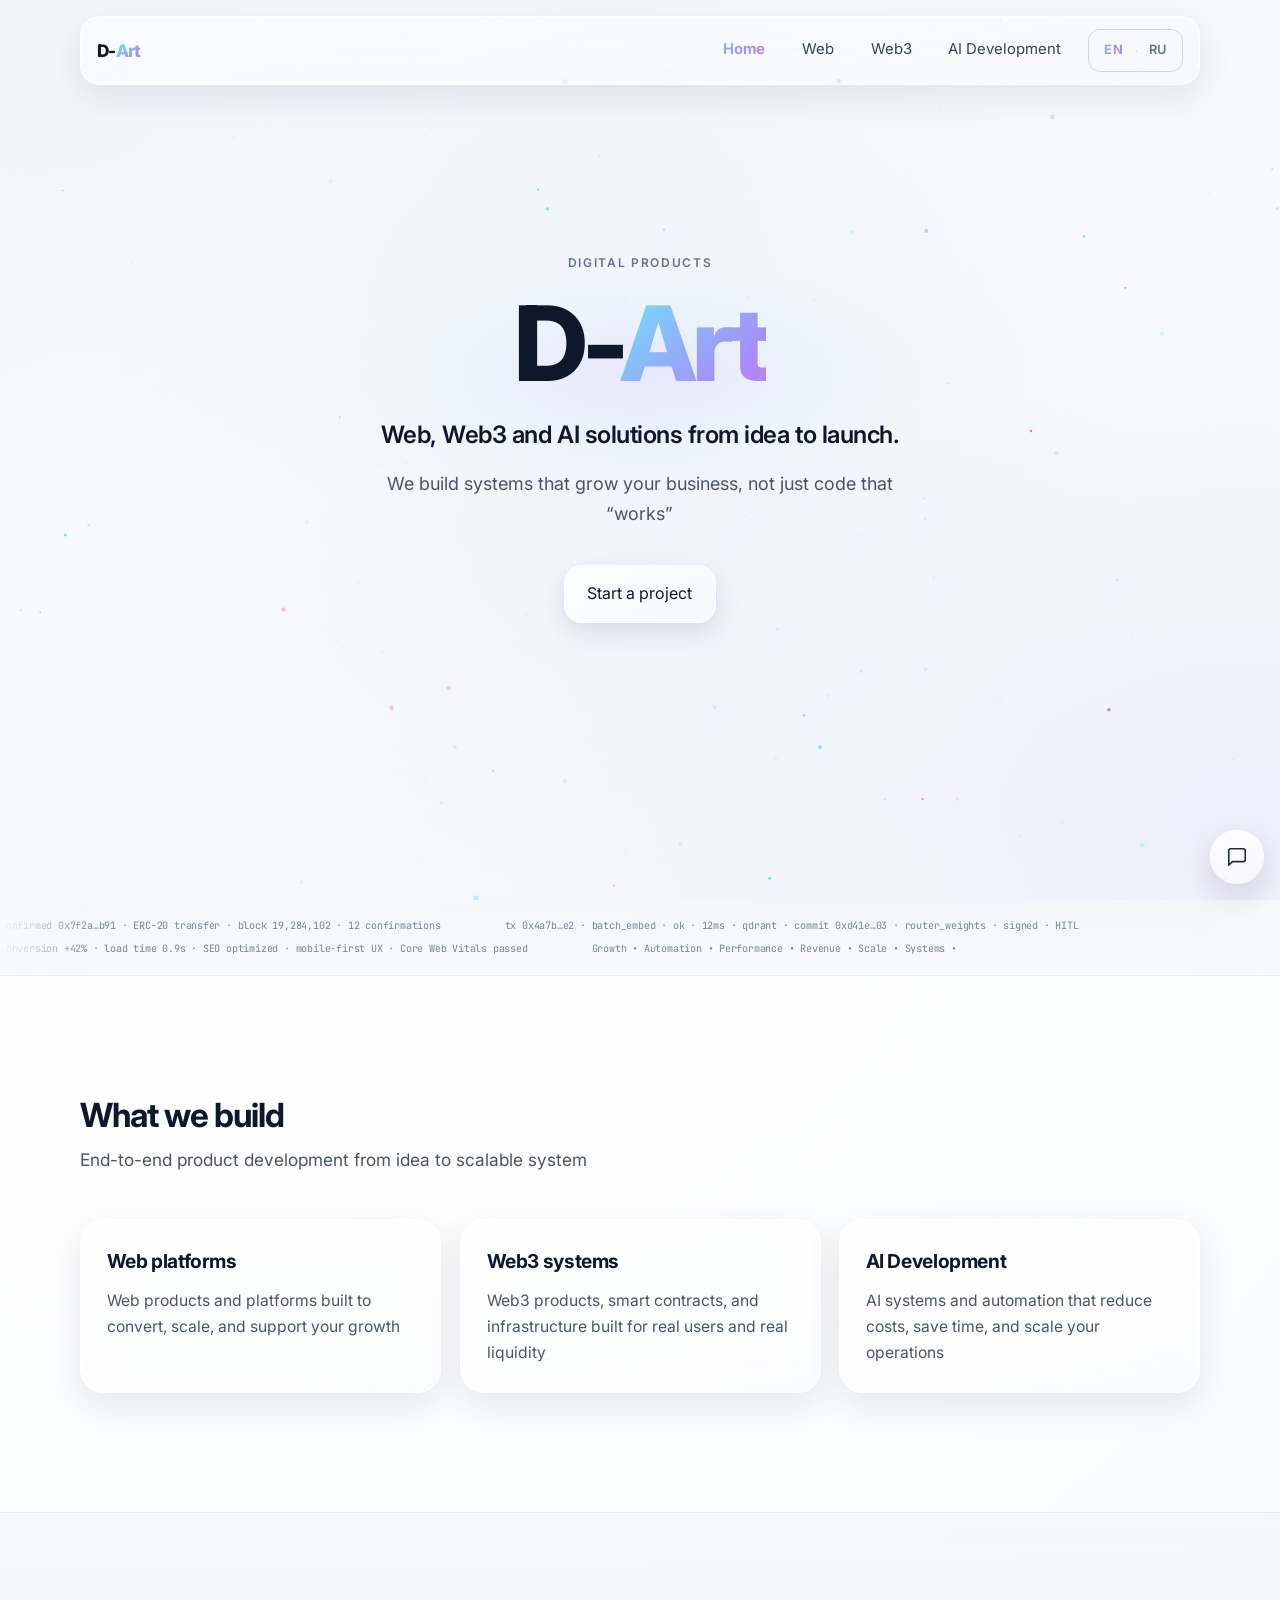
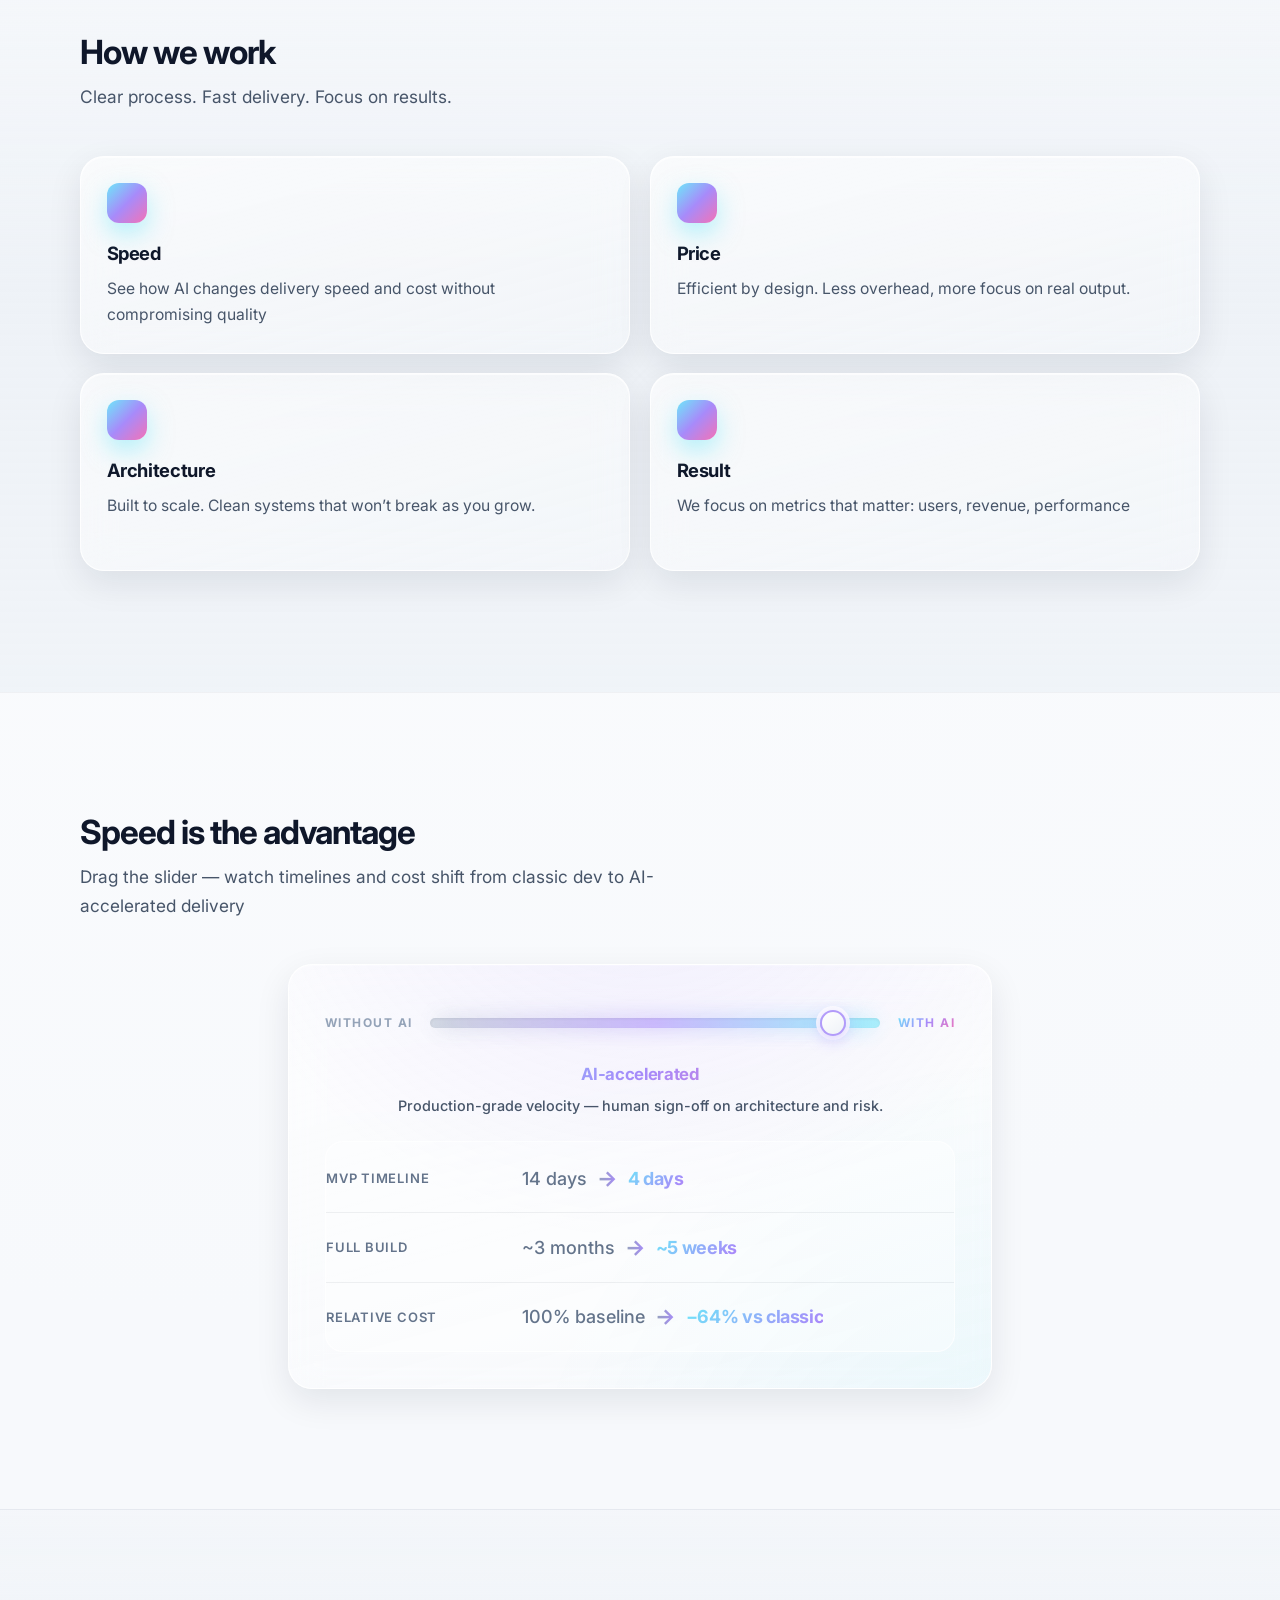
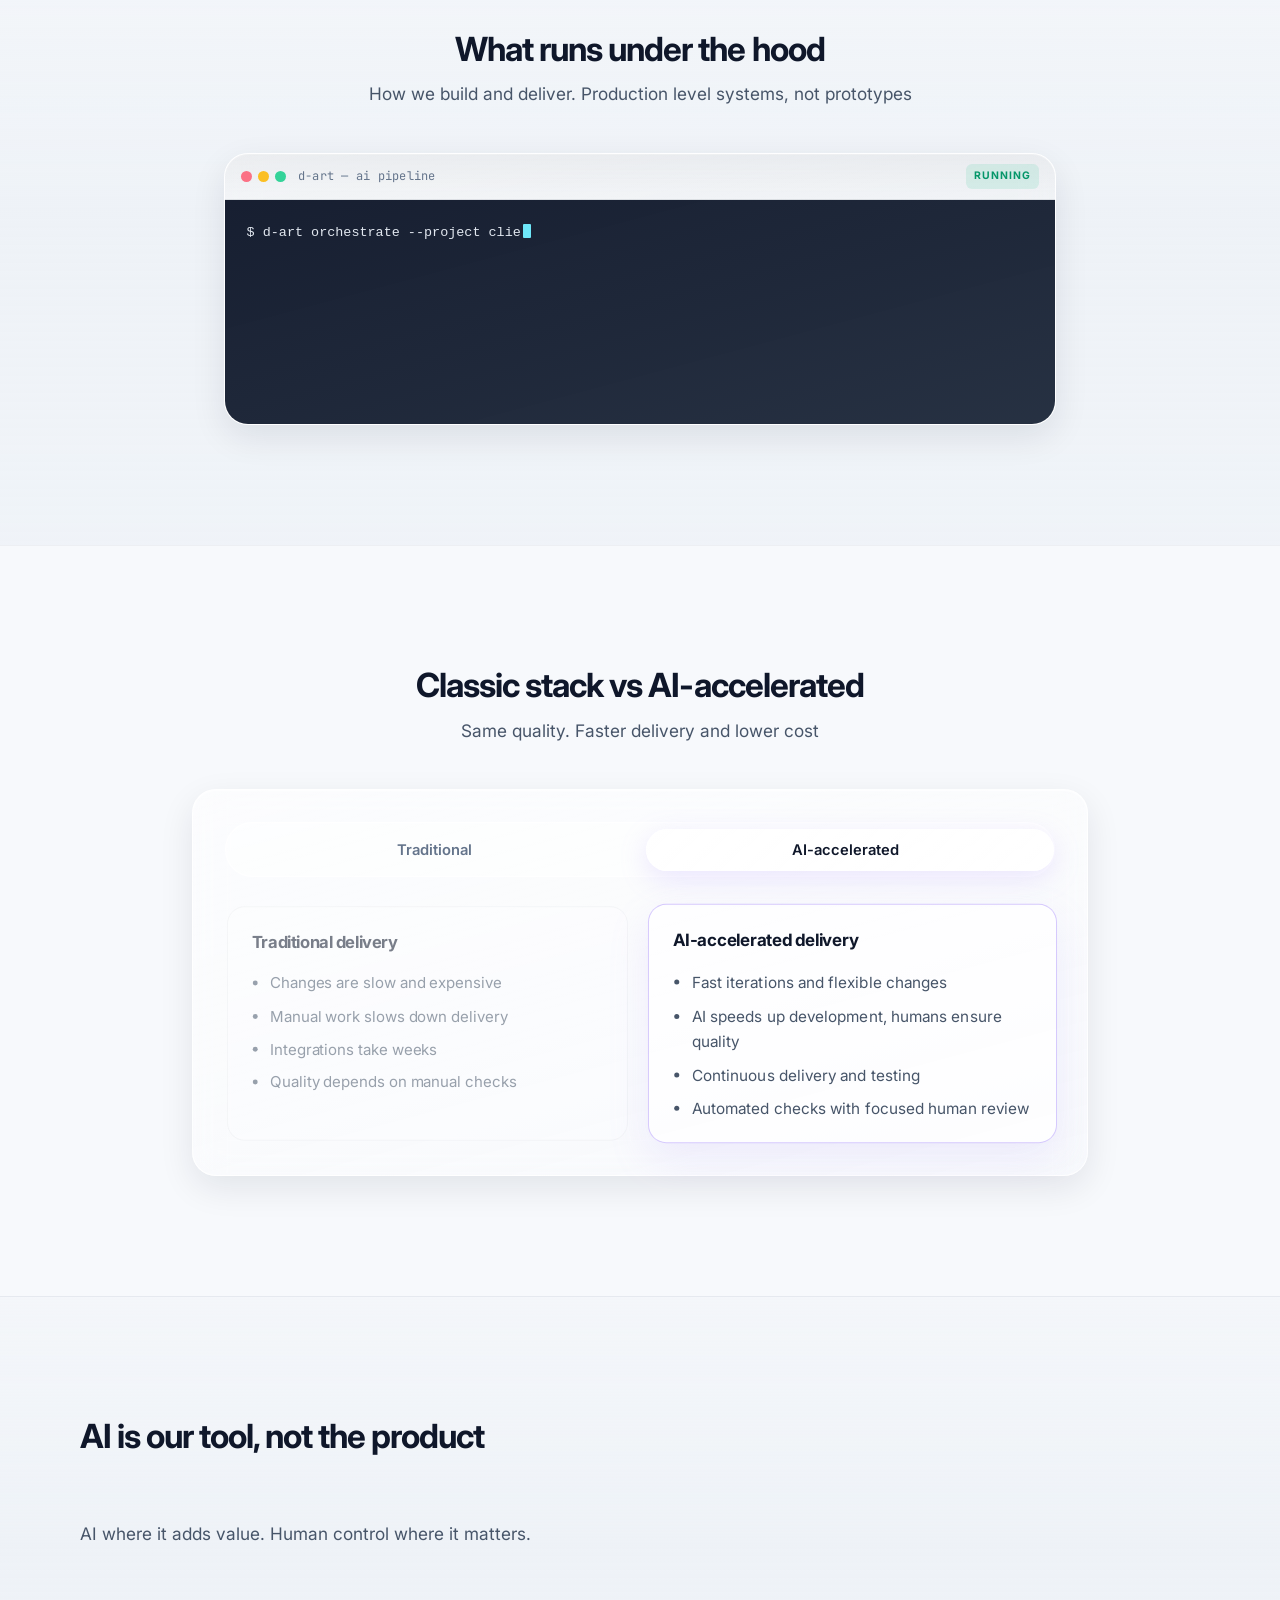
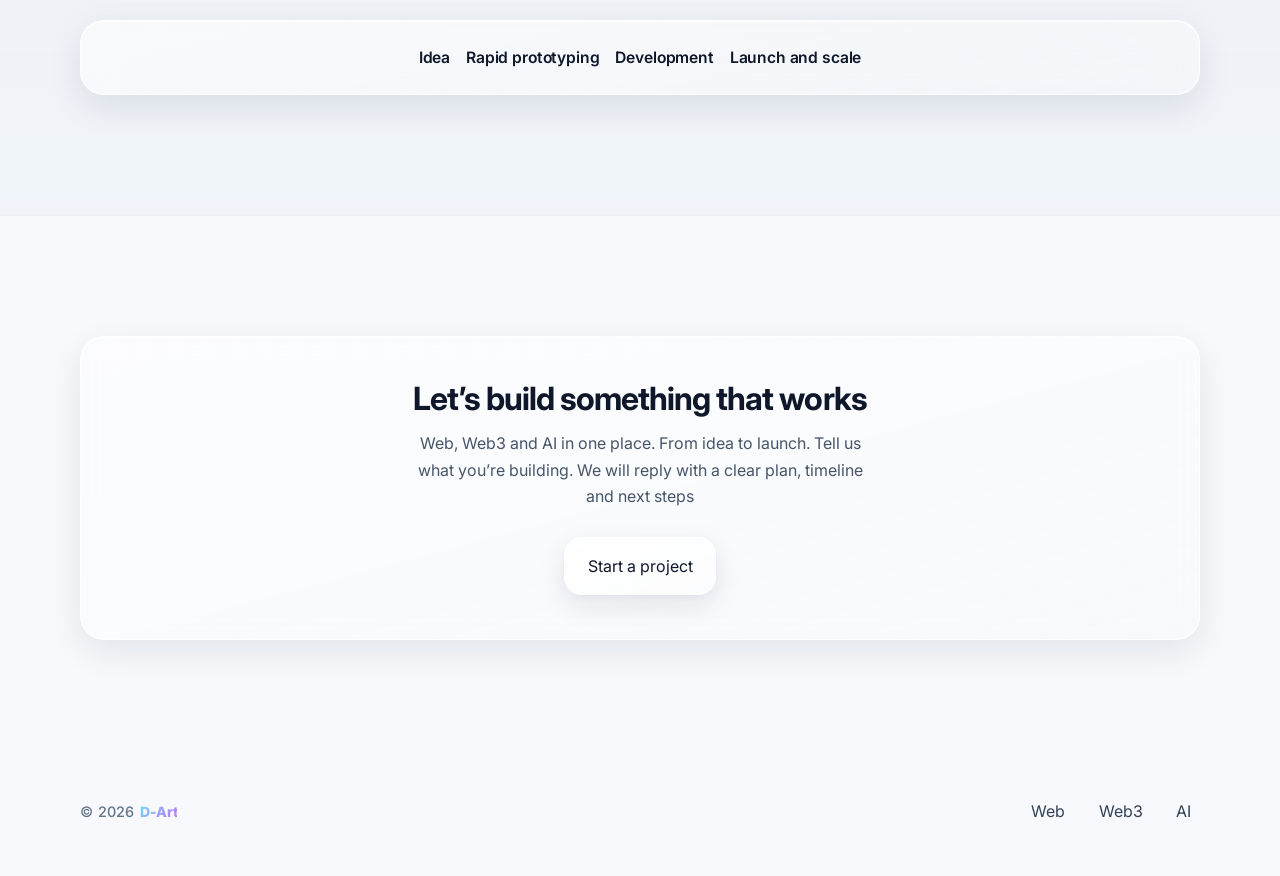
<file: index.html>
<!doctype html>
<html lang="ru">
  <head>
    <meta charset="UTF-8" />
    <meta name="viewport" content="width=device-width, initial-scale=1.0" />
    <title>D-Art | Web, Web3 &amp; AI development</title>
    <meta
      name="description"
      content="D-Art - personal IT-brand: Web, Web3 и AI-development with 10x speed."
    />
    <link rel="preconnect" href="https://fonts.googleapis.com" />
    <link rel="preconnect" href="https://fonts.gstatic.com" crossorigin />
    <link
      href="https://fonts.googleapis.com/css2?family=Inter:wght@400;500;600;700;800&family=JetBrains+Mono:wght@400;500&display=swap"
      rel="stylesheet"
    />
    <link rel="stylesheet" href="styles.css" />
    <link rel="stylesheet" href="contact-widget.css" />
    <link rel="icon" href="favicon.svg" type="image/svg+xml" />
  </head>
  <body>
    <div class="site-bg-orb orb-1" data-parallax></div>
    <div class="site-bg-orb orb-2" data-parallax></div>

    <header class="topbar glass" id="topbar">
      <a href="#hero" class="brand"><span class="brand__mark">D-</span><span class="brand__art">Art</span></a>
      <button
        type="button"
        class="nav-toggle"
        id="nav-toggle"
        aria-label="Open menu"
        aria-expanded="false"
        aria-controls="site-nav"
      >
        <span class="nav-toggle__bar"></span>
        <span class="nav-toggle__bar"></span>
        <span class="nav-toggle__bar"></span>
      </button>
      <nav class="nav" id="site-nav">
        <a href="index.html" aria-current="page">Home</a>
        <a href="web-development.html">Web</a>
        <a href="web3-development.html">Web3</a>
        <a href="ai-development.html">AI Development</a>
        <div class="lang-switch" role="group" aria-label="Language">
          <a href="index.html" class="lang-switch__link lang-switch__link--active" hreflang="en">EN</a>
          <span class="lang-switch__sep" aria-hidden="true">·</span>
          <a href="ru/index.html" class="lang-switch__link" hreflang="ru">RU</a>
        </div>
      </nav>
    </header>

    <main>
      <section class="hero section" id="hero">
        <!-- Фон — анимированный CSS-градиент (внешнее видео с Coverr давало 404). Свой loop: положите media/hero.mp4 и раскомментируйте блок video ниже. -->
        <canvas class="hero-particles" id="hero-particles" aria-hidden="true"></canvas>
        <div class="hero-overlay"></div>
        <div class="hero-content">
          <p class="kicker">Digital products</p>
          <h1 class="hero-title">
            <span class="hero-title-line">D-<span class="animated-gradient-text">Art</span></span>
          </h1>
          <p class="subtitle">
            Web, Web3 and AI solutions from idea to launch.
          </p>
          <p class="description">
            We build systems that grow your business, not just code that “works”
          </p>
          <button type="button" class="btn btn-glass" data-cw-start>Start a project</button>
        </div>
      </section>
      
      <section class="web3-tx-river" aria-hidden="true">
        <div class="web3-tx-river__fade web3-tx-river__fade--left"></div>
        <div class="web3-tx-river__fade web3-tx-river__fade--right"></div>
      
        <div class="web3-tx-river__row">
          <div class="web3-tx-river__track">
            <span class="mono">
              confirmed 0x7f2a…b91 · ERC-20 transfer · block 19,284,102 · 12 confirmations
            </span>
            <span class="mono">
              tx 0x4a7b…e2 · batch_embed · ok · 12ms · qdrant · commit 0xd41e…03 · router_weights · signed · HITL
            </span>
          </div>
        </div>
      
        <div class="web3-tx-river__row web3-tx-river__row--b">
          <div class="web3-tx-river__track">
            <span class="mono">
              conversion +42% · load time 0.9s · SEO optimized · mobile-first UX · Core Web Vitals passed
            </span>
            <span class="mono">
              Growth • Automation • Performance • Revenue • Scale • Systems • 
          </div>
        </div>
      </section>

      <section class="section section-diagonal" id="services">
        <div class="container">
          <header class="section-header">
            <h2>What we build</h2>
            <p class="section-lead">
              End-to-end product development from idea to scalable system
            </p>
          </header>
          <div class="services-grid">
            <a href="web-development.html" class="service-card glass hover-lift">
              <h3>Web platforms</h3>
              <p>Web products and platforms built to convert, scale, and support your growth</p>
            </a>
            <a href="web3-development.html" class="service-card glass hover-lift">
              <h3>Web3 systems</h3>
              <p>Web3 products, smart contracts, and infrastructure built for real users and real liquidity</p>
            </a>
            <a href="ai-development.html" class="service-card glass hover-lift">
              <h3>AI Development</h3>
              <p>AI systems and automation that reduce costs, save time, and scale your operations</p>
            </a>
          </div>
        </div>
      </section>

  
      <section class="section section-split" id="approach">
        <div class="container">
          <header class="section-header">
            <h2>How we work</h2>
            <p class="section-lead">
              Clear process. Fast delivery. Focus on results.
            </p>
          </header>
          <div class="approach-grid">
            <article class="approach-item glass hover-lift">
              <span class="icon-glow" aria-hidden="true"></span>
              <h3>Speed</h3>
              <p>See how AI changes delivery speed and cost without compromising quality</p>
            </article>
            <article class="approach-item glass hover-lift">
              <span class="icon-glow" aria-hidden="true"></span>
              <h3>Price</h3>
              <p>Efficient by design. Less overhead, more focus on real output.</p>
            </article>
            <article class="approach-item glass hover-lift">
              <span class="icon-glow" aria-hidden="true"></span>
              <h3>Architecture</h3>
              <p>Built to scale. Clean systems that won’t break as you grow.</p>
            </article>
            <article class="approach-item glass hover-lift">
              <span class="icon-glow" aria-hidden="true"></span>
              <h3>Result</h3>
              <p>We focus on metrics that matter: users, revenue, performance</p>
            </article>
          </div>
        </div>
      </section>

      <section class="section section-diagonal-reverse" id="ai-speed">
        <div class="container">
          <header class="section-header">
            <h2>Speed is the advantage</h2>
            <p class="section-lead">
              Drag the slider — watch timelines and cost shift from classic dev to AI-accelerated delivery
            </p>
          </header>
          <div class="ai-speed-panel glass">
            <div class="ai-speed-slider-head">
              <span class="ai-speed-tag ai-speed-tag--muted">Without AI</span>
              <div class="ai-speed-track-wrap">
                <div class="ai-speed-track-glow" aria-hidden="true"></div>
                <input
                  type="range"
                  class="ai-speed-range"
                  id="ai-speed-range"
                  min="0"
                  max="100"
                  value="100"
                  aria-label="Compare delivery: without AI versus with AI"
                />
              </div>
              <span class="ai-speed-tag ai-speed-tag--accent">With AI</span>
            </div>
            <p class="ai-speed-hint">
              <span id="ai-speed-mode-label">AI-accelerated</span>
              <span class="ai-speed-hint__sub" id="ai-speed-hint-text"
                >Production-grade velocity, human-in-the-loop where it counts</span
              >
            </p>
            <div class="speed-comparison speed-comparison--slider" id="ai-speed-metrics">
              <div class="speed-row">
                <span class="speed-label">MVP timeline</span>
                <div class="speed-compare">
                  <span class="speed-before" id="metric-mvp-before">14 days</span>
                  <span class="speed-arrow ai-speed-arrow" aria-hidden="true">→</span>
                  <span class="speed-after speed-after--glow" id="metric-mvp-after">3 days</span>
                </div>
              </div>
              <div class="speed-row">
                <span class="speed-label">Full build</span>
                <div class="speed-compare">
                  <span class="speed-before" id="metric-full-before">~3 months</span>
                  <span class="speed-arrow ai-speed-arrow" aria-hidden="true">→</span>
                  <span class="speed-after speed-after--glow" id="metric-full-after">~4 weeks</span>
                </div>
              </div>
              <div class="speed-row">
                <span class="speed-label">Relative cost</span>
                <div class="speed-compare">
                  <span class="speed-before" id="metric-cost-before">100% baseline</span>
                  <span class="speed-arrow ai-speed-arrow" aria-hidden="true">→</span>
                  <span class="speed-after speed-after--glow" id="metric-cost-after">−70% vs classic</span>
                </div>
              </div>
            </div>
          </div>
        </div>
      </section>

      <section class="section section-split" id="ai-terminal">
        <div class="container">
          <header class="section-header section-header--center">
            <h2>What runs under the hood</h2>
            <p class="section-lead section-lead--center">
              How we build and deliver. Production level systems, not prototypes
            </p>
          </header>
          <div class="terminal-window glass">
            <div class="terminal-window__chrome">
              <span class="terminal-window__dots" aria-hidden="true"
                ><i></i><i></i><i></i
              ></span>
              <span class="terminal-window__title">d-art — ai pipeline</span>
              <span class="terminal-window__badge">RUNNING</span>
            </div>
            <div class="terminal-window__body">
              <pre class="terminal-window__pre" id="terminal-typing" aria-live="polite"
                ><code id="terminal-code"></code><span class="terminal-caret"></span
              ></pre>
            </div>
          </div>
        </div>
      </section>

      <section class="section section-diagonal" id="dev-compare">
        <div class="container">
          <header class="section-header section-header--center">
            <h2>Classic stack vs AI-accelerated</h2>
            <p class="section-lead section-lead--center">
              Same quality. Faster delivery and lower cost
            </p>
          </header>
          <div class="dev-compare glass dev-compare--mode-ai">
            <div class="dev-compare__switch" role="group" aria-label="Compare development approaches">
              <button type="button" class="dev-compare__btn" data-compare="classic">
                Traditional
              </button>
              <button type="button" class="dev-compare__btn is-active" data-compare="ai">
                AI-accelerated
              </button>
              <span class="dev-compare__pill" aria-hidden="true"></span>
            </div>
            <div class="dev-compare__grid">
              <article class="dev-compare__card dev-compare__card--classic" data-side="classic">
                <h3 class="dev-compare__card-title">Traditional delivery</h3>
                <ul class="dev-compare__list">
                  <li>Changes are slow and expensive</li>
                  <li>Manual work slows down delivery</li>
                  <li>Integrations take weeks</li>
                  <li>Quality depends on manual checks</li>
                </ul>
              </article>
              <article class="dev-compare__card dev-compare__card--ai dev-compare__card--highlight" data-side="ai">
                <h3 class="dev-compare__card-title">AI-accelerated delivery</h3>
                <ul class="dev-compare__list">
                  <li>Fast iterations and flexible changes</li>
                  <li>AI speeds up development, humans ensure quality</li>
                  <li>Continuous delivery and testing</li>
                  <li>Automated checks with focused human review</li>
                </ul>
              </article>
            </div>
          </div>
        </div>
      </section>

      <section
        class="section section-split page-section"
        id="ai-power"
        data-pipeline-typewriter
      >
        <div class="container">
          <header class="section-header">
            <h2 class="pipeline-tw-heading">AI is our tool, not the product</h2>
            <p class="section-lead pipeline-tw-lead">
              AI where it adds value. Human control where it matters.
            </p>
          </header>
          <div class="pipeline-wrap glass">
            <div class="pipeline-light" aria-hidden="true"></div>
            <div class="pipeline" role="list">
              <span class="pipeline-step" role="listitem">Idea</span>
              <span class="pipeline-step" role="listitem">Rapid prototyping</span>
              <span class="pipeline-step" role="listitem">Development</span>
              <span class="pipeline-step" role="listitem">Launch and scale</span>
            </div>
          </div>
        </div>
      </section>
      

      <section class="section section-final page-section" id="cta">
        <div class="container final-cta glass">
          <h2>Let’s build something that works</h2>
          <p class="final-cta__lead">
            Web, Web3 and AI in one place. From idea to launch. Tell us what you’re building. We will reply with a clear plan, timeline and next steps
          </p>
          <button type="button" class="btn btn-glass" data-cw-start>Start a project</button>
        </div>
      </section>
    </main>

    <footer class="footer">
      <div class="container footer-inner">
        <p class="footer-cr">
          <span class="footer-year">© 2026</span>
          <span class="footer-name">D-Art</span>
        </p>
        <div class="footer-links">
          <a href="web-development.html">Web</a>
          <a href="web3-development.html">Web3</a>
          <a href="ai-development.html">AI</a>
        </div>
      </div>
    </footer>

    <script src="script.js"></script>
    <script
      <script src="contact-widget.js" data-api-same-origin="true" data-agent-id="default" defer></script>
    </script>
  </body>
</html>
</file>
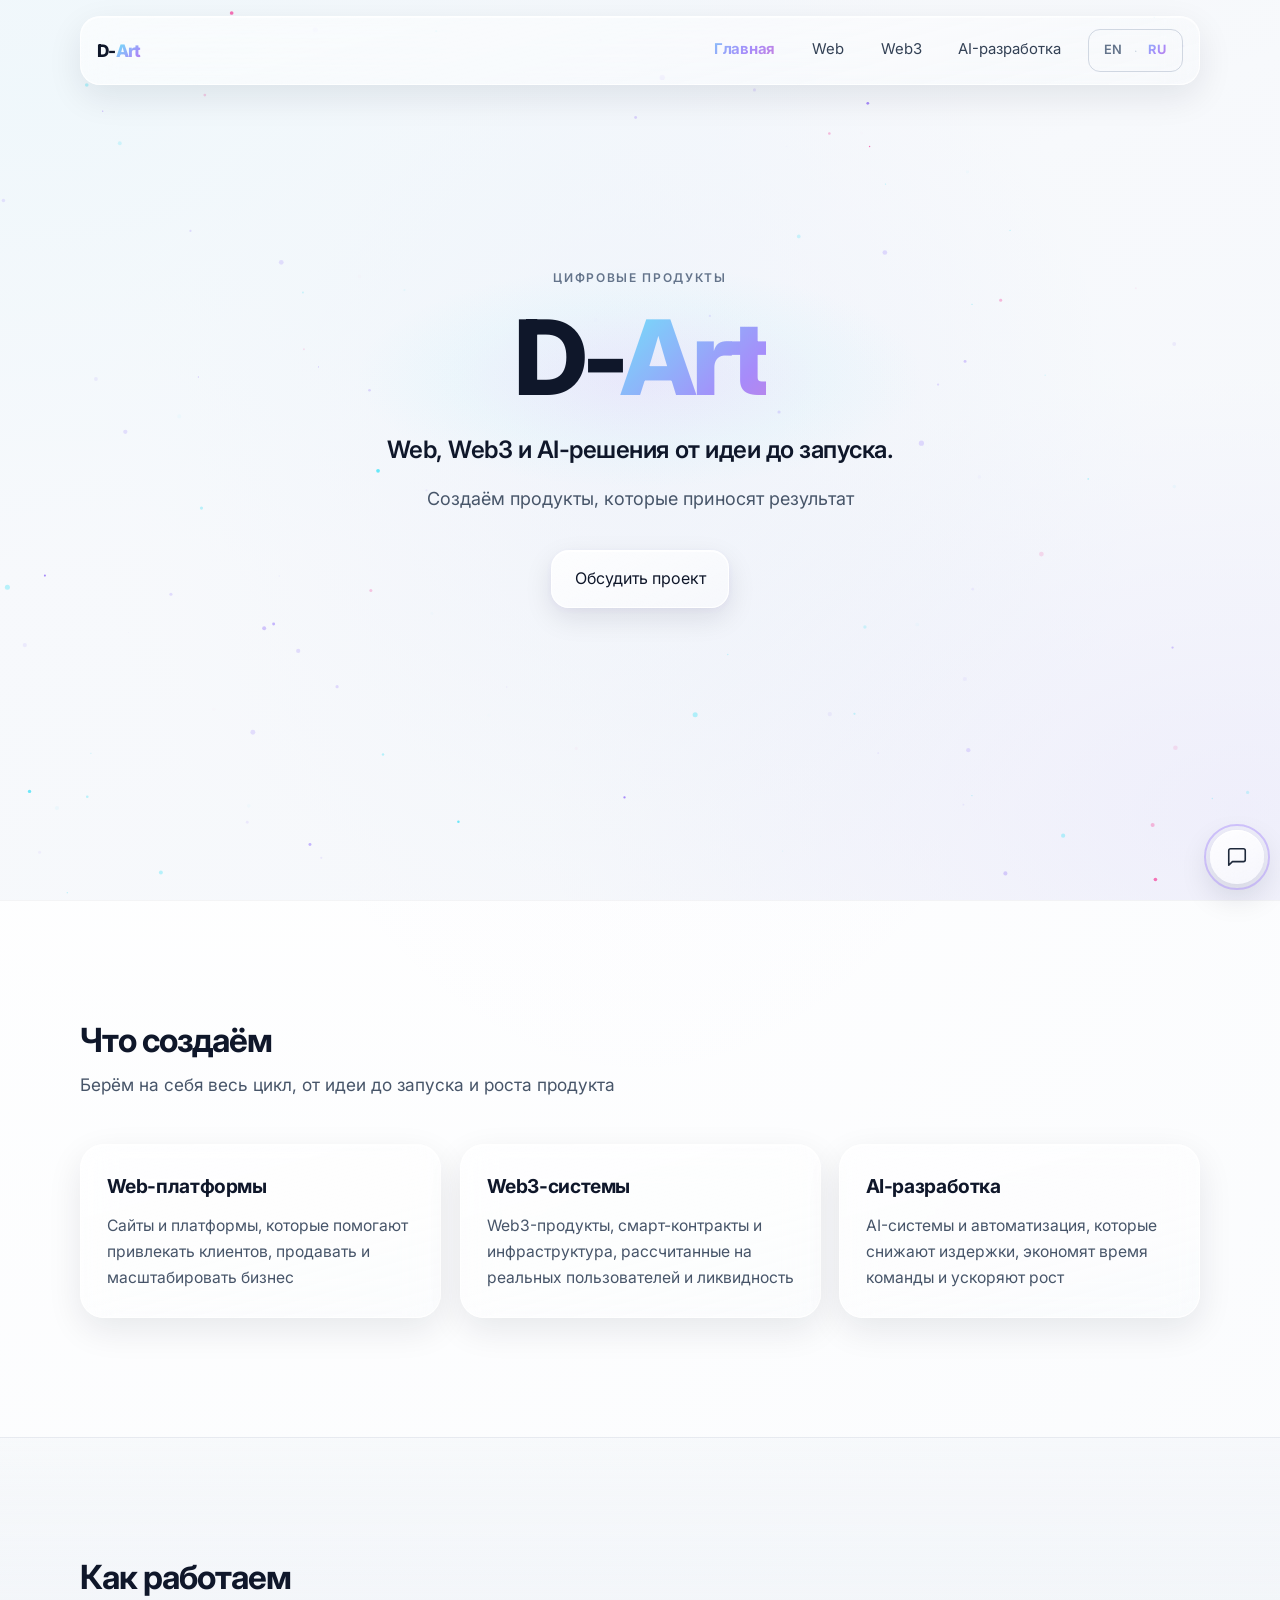
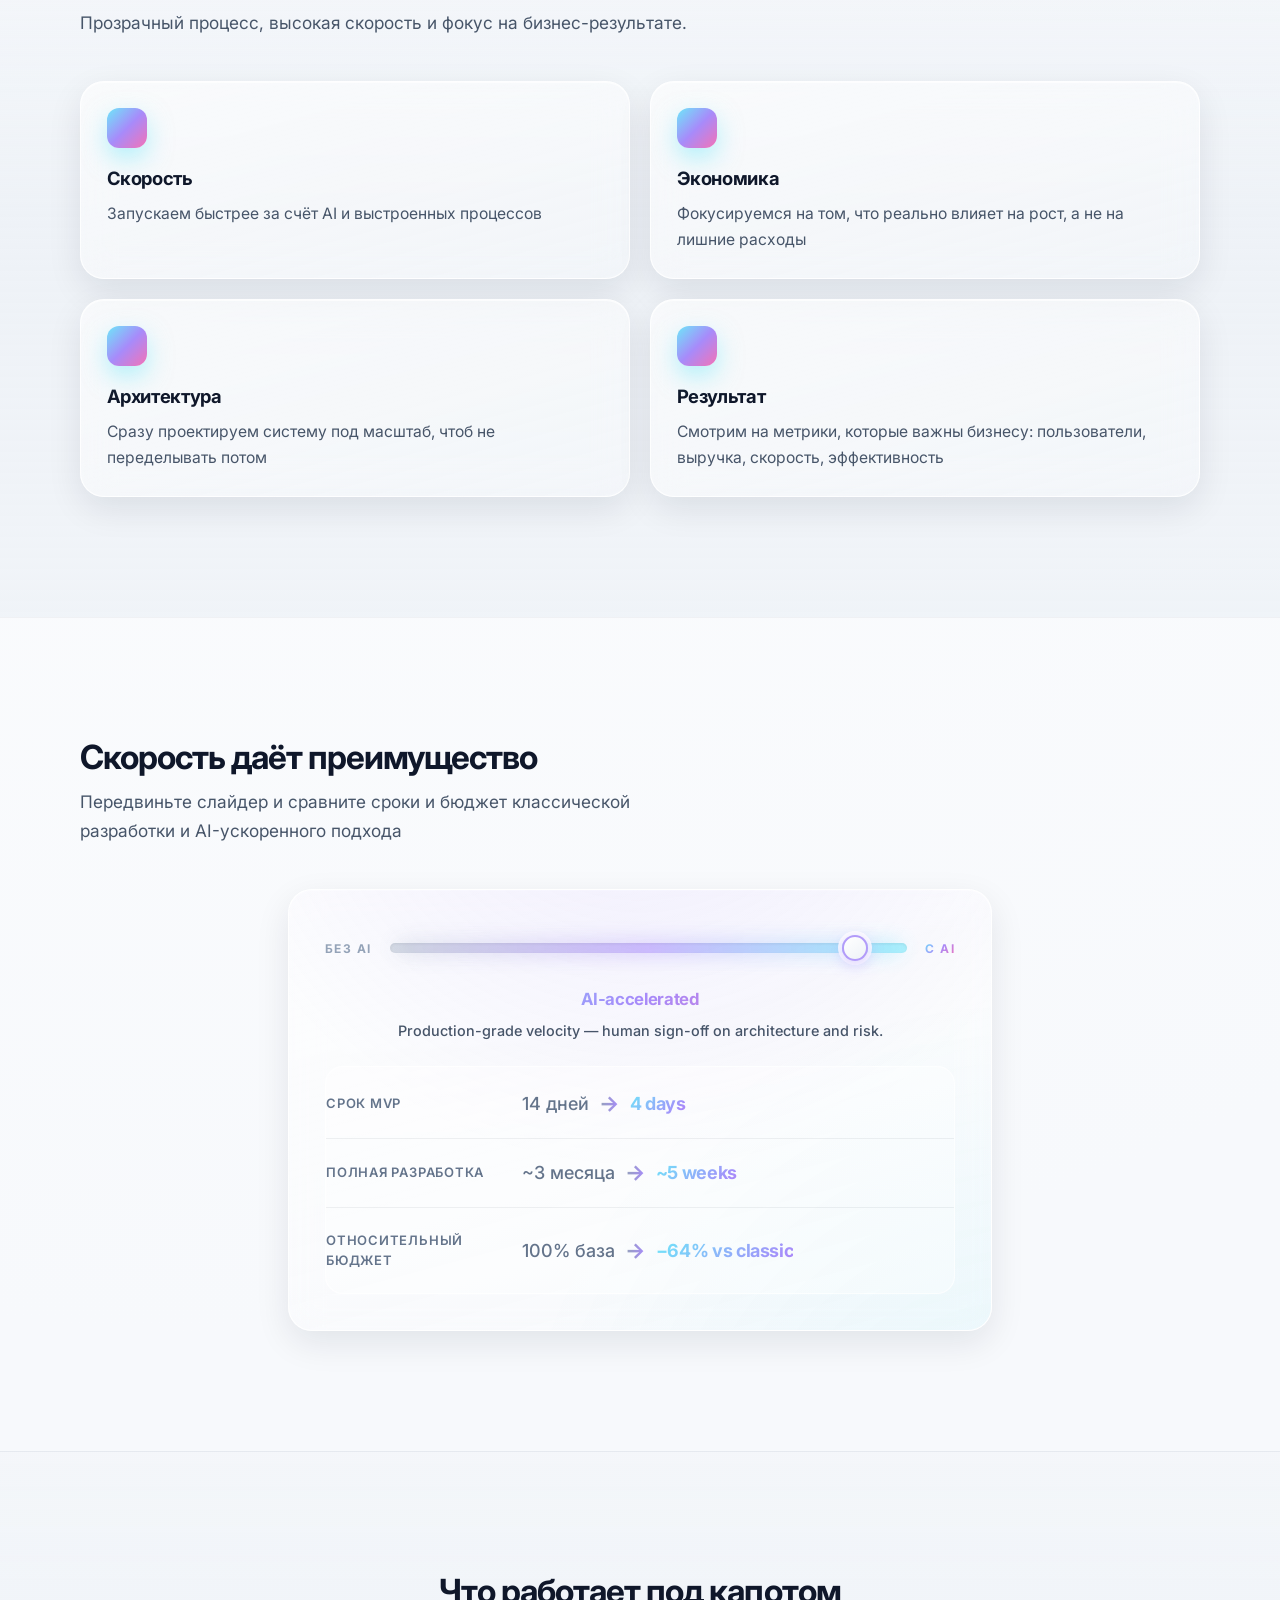
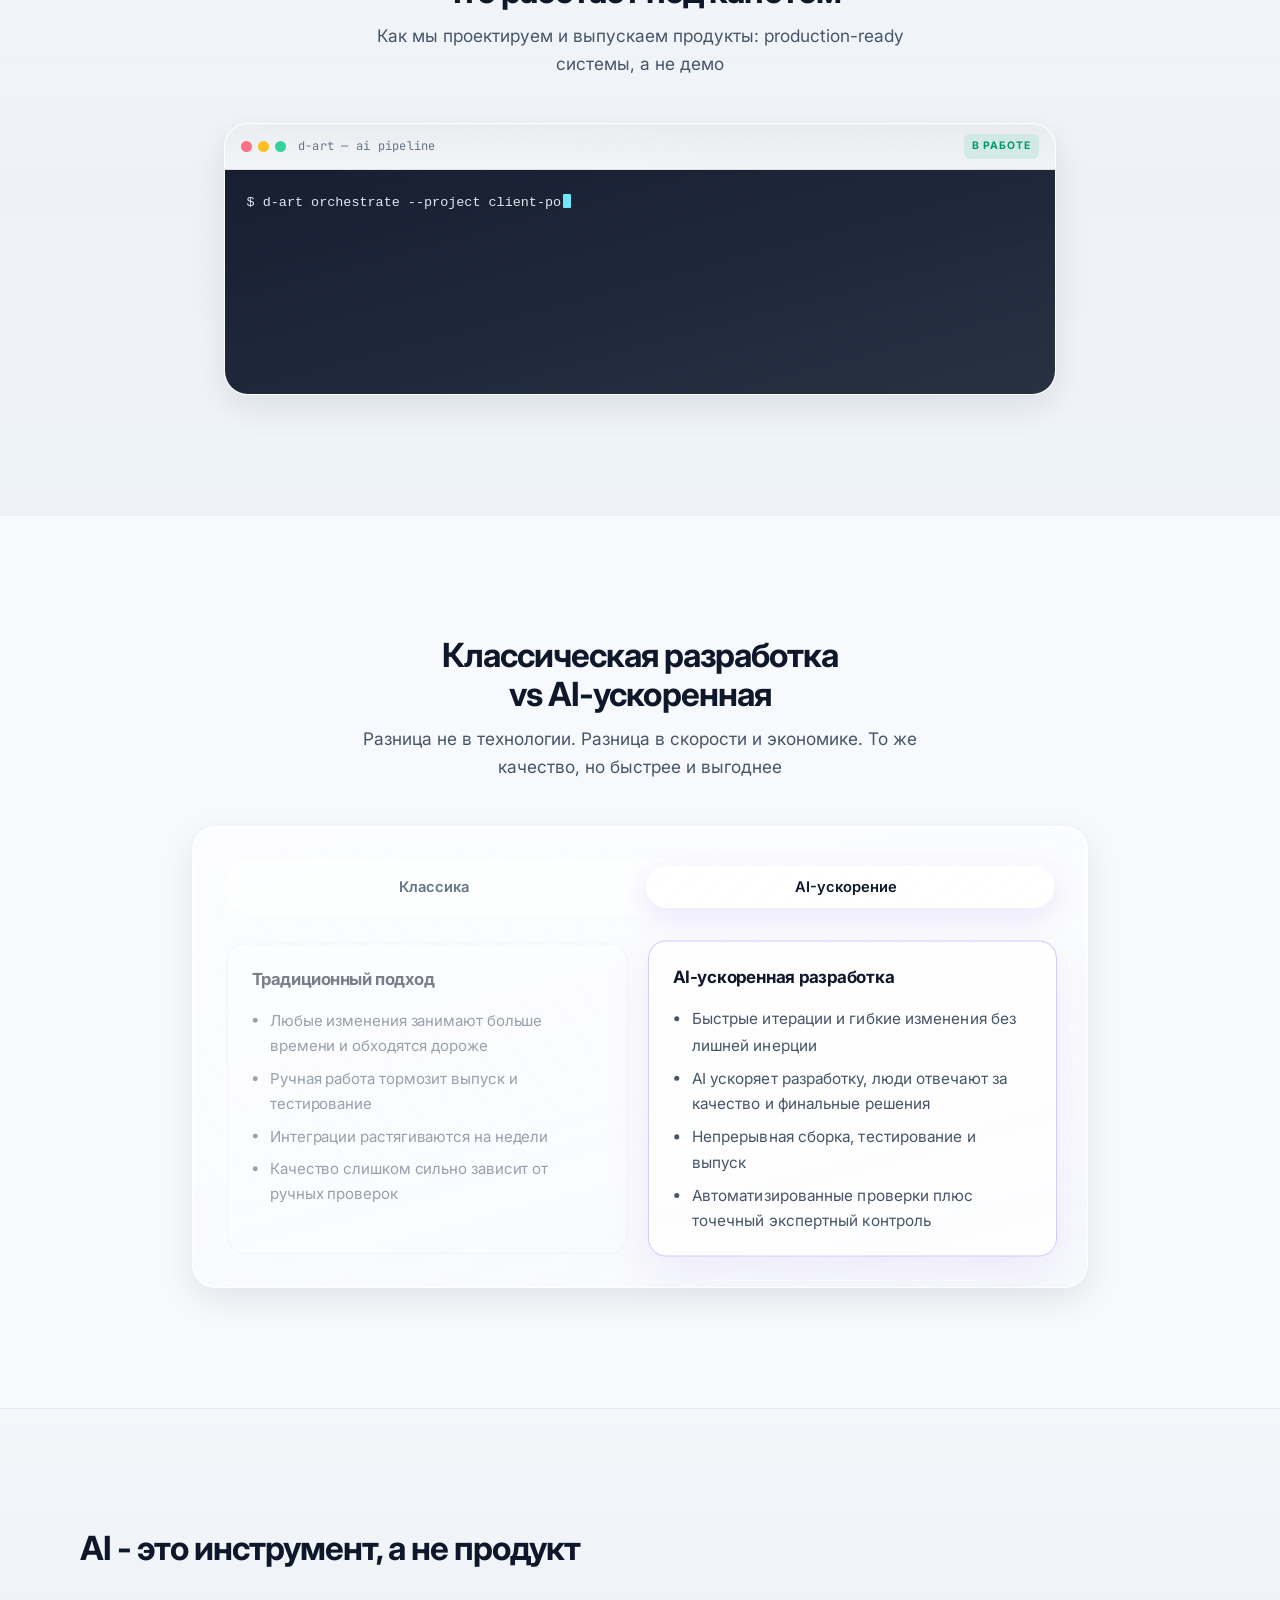
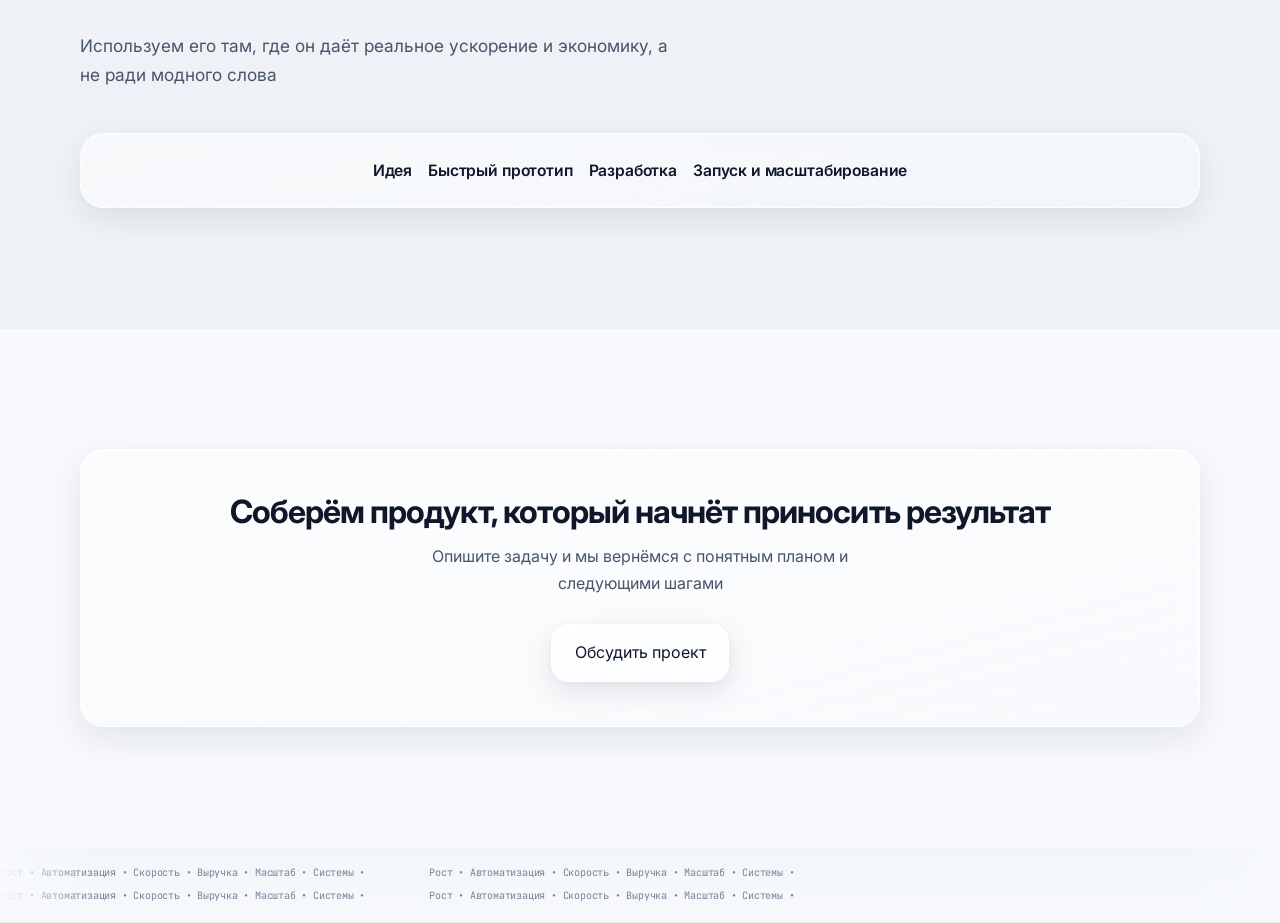
<file: ru/index.html>
﻿<!doctype html>
<html lang="ru">
  <head>
    <meta charset="UTF-8" />
    <meta name="viewport" content="width=device-width, initial-scale=1.0" />
    <title>D-Art | Web, Web3 и AI-разработка</title>
    <meta
      name="description"
      content="D-Art — digital-студия: Web, Web3 и AI-разработка для быстрого запуска, роста и масштабирования продукта."
    />
    <link rel="preconnect" href="https://fonts.googleapis.com" />
    <link rel="preconnect" href="https://fonts.gstatic.com" crossorigin />
    <link
      href="https://fonts.googleapis.com/css2?family=Inter:wght@400;500;600;700;800&family=JetBrains+Mono:wght@400;500&display=swap"
      rel="stylesheet"
    />
    <link rel="stylesheet" href="styles.css" />
    <link rel="stylesheet" href="contact-widget.css" />
    <link rel="icon" href="../favicon.svg" type="image/svg+xml" />
  </head>
  <body>
    <div class="site-bg-orb orb-1" data-parallax></div>
    <div class="site-bg-orb orb-2" data-parallax></div>

    <header class="topbar glass" id="topbar">
      <a href="#hero" class="brand"><span class="brand__mark">D-</span><span class="brand__art">Art</span></a>
      <button
        type="button"
        class="nav-toggle"
        id="nav-toggle"
        aria-label="Открыть меню"
        aria-expanded="false"
        aria-controls="site-nav"
      >
        <span class="nav-toggle__bar"></span>
        <span class="nav-toggle__bar"></span>
        <span class="nav-toggle__bar"></span>
      </button>
      <nav class="nav" id="site-nav">
        <a href="index.html" aria-current="page">Главная</a>
        <a href="web-development.html">Web</a>
        <a href="web3-development.html">Web3</a>
        <a href="ai-development.html">AI-разработка</a>
        <div class="lang-switch" role="group" aria-label="Язык">
          <a href="../index.html" class="lang-switch__link" hreflang="en">EN</a>
          <span class="lang-switch__sep" aria-hidden="true">·</span>
          <a href="index.html" class="lang-switch__link lang-switch__link--active" hreflang="ru">RU</a>
        </div>
      </nav>
    </header>

    <main>
      <section class="hero section" id="hero">
        <!-- Фон — анимированный CSS-градиент (внешнее видео с Coverr давало 404). Свой loop: положите media/hero.mp4 и раскомментируйте блок video ниже. -->
        <canvas class="hero-particles" id="hero-particles" aria-hidden="true"></canvas>
        <div class="hero-overlay"></div>
        <div class="hero-content">
          <p class="kicker">Цифровые продукты</p>
          <h1 class="hero-title">
            <span class="hero-title-line">D-<span class="animated-gradient-text">Art</span></span>
          </h1>
          <p class="subtitle">
            Web, Web3 и AI-решения от идеи до запуска.
          </p>
          <p class="description">
            Создаём продукты, которые приносят результат
          </p>
          <button type="button" class="btn btn-glass" data-cw-start>Обсудить проект</button>
        </div>
      </section>
      
      <section class="section section-diagonal" id="services">
        <div class="container">
          <header class="section-header">
            <h2>Что создаём</h2>
            <p class="section-lead">
              Берём на себя весь цикл, от идеи до запуска и роста продукта            </p>
          </header>
          <div class="services-grid">
            <a href="web-development.html" class="service-card glass hover-lift">
              <h3>Web-платформы</h3>
              <p>Сайты и платформы, которые помогают привлекать клиентов, продавать и масштабировать бизнес</p>
            </a>
            <a href="web3-development.html" class="service-card glass hover-lift">
              <h3>Web3-системы</h3>
              <p>Web3-продукты, смарт-контракты и инфраструктура, рассчитанные на реальных пользователей и ликвидность</p>
            </a>
            <a href="ai-development.html" class="service-card glass hover-lift">
              <h3>AI-разработка</h3>
              <p>AI-системы и автоматизация, которые снижают издержки, экономят время команды и ускоряют рост</p>
            </a>
          </div>
        </div>
      </section>

  
      <section class="section section-split" id="approach">
        <div class="container">
          <header class="section-header">
            <h2>Как работаем</h2>
            <p class="section-lead">
              Прозрачный процесс, высокая скорость и фокус на бизнес-результате.
            </p>
          </header>
          <div class="approach-grid">
            <article class="approach-item glass hover-lift">
              <span class="icon-glow" aria-hidden="true"></span>
              <h3>Скорость</h3>
              <p>Запускаем быстрее за счёт AI и выстроенных процессов</p>
            </article>
            <article class="approach-item glass hover-lift">
              <span class="icon-glow" aria-hidden="true"></span>
              <h3>Экономика</h3>
              <p>Фокусируемся на том, что реально влияет на рост, а не на лишние расходы</p>
            </article>
            <article class="approach-item glass hover-lift">
              <span class="icon-glow" aria-hidden="true"></span>
              <h3>Архитектура</h3>
              <p>Сразу проектируем систему под масштаб, чтоб не переделывать потом</p>
            </article>
            <article class="approach-item glass hover-lift">
              <span class="icon-glow" aria-hidden="true"></span>
              <h3>Результат</h3>
              <p>Смотрим на метрики, которые важны бизнесу: пользователи, выручка, скорость, эффективность</p>
            </article>
          </div>
        </div>
      </section>

      <section class="section section-diagonal-reverse" id="ai-speed">
        <div class="container">
          <header class="section-header">
            <h2>Скорость даёт преимущество</h2>
            <p class="section-lead">
              Передвиньте слайдер и сравните сроки и бюджет классической разработки и AI-ускоренного подхода
            </p>
          </header>
          <div class="ai-speed-panel glass">
            <div class="ai-speed-slider-head">
              <span class="ai-speed-tag ai-speed-tag--muted">Без AI</span>
              <div class="ai-speed-track-wrap">
                <div class="ai-speed-track-glow" aria-hidden="true"></div>
                <input
                  type="range"
                  class="ai-speed-range"
                  id="ai-speed-range"
                  min="0"
                  max="100"
                  value="100"
                  aria-label="Сравнить разработку без AI и с AI"
                />
              </div>
              <span class="ai-speed-tag ai-speed-tag--accent">С AI</span>
            </div>
            <p class="ai-speed-hint">
              <span id="ai-speed-mode-label">AI-ускоренная разработка</span>
              <span class="ai-speed-hint__sub" id="ai-speed-hint-text"
                >Скорость production-уровня там, где она даёт эффект, с человеческим контролем в критичных точках</span
              >
            </p>
            <div class="speed-comparison speed-comparison--slider" id="ai-speed-metrics">
              <div class="speed-row">
                <span class="speed-label">Срок MVP</span>
                <div class="speed-compare">
                  <span class="speed-before" id="metric-mvp-before">14 дней</span>
                  <span class="speed-arrow ai-speed-arrow" aria-hidden="true">→</span>
                  <span class="speed-after speed-after--glow" id="metric-mvp-after">3 дня</span>
                </div>
              </div>
              <div class="speed-row">
                <span class="speed-label">Полная разработка</span>
                <div class="speed-compare">
                  <span class="speed-before" id="metric-full-before">~3 месяца</span>
                  <span class="speed-arrow ai-speed-arrow" aria-hidden="true">→</span>
                  <span class="speed-after speed-after--glow" id="metric-full-after">~4 недели</span>
                </div>
              </div>
              <div class="speed-row">
                <span class="speed-label">Относительный бюджет</span>
                <div class="speed-compare">
                  <span class="speed-before" id="metric-cost-before">100% база</span>
                  <span class="speed-arrow ai-speed-arrow" aria-hidden="true">→</span>
                  <span class="speed-after speed-after--glow" id="metric-cost-after">−70% к классическому подходу</span>
                </div>
              </div>
            </div>
          </div>
        </div>
      </section>

      <section class="section section-split" id="ai-terminal">
        <div class="container">
          <header class="section-header section-header--center">
            <h2>Что работает под капотом</h2>
            <p class="section-lead section-lead--center">
              Как мы проектируем и выпускаем продукты: production-ready системы, а не демо
            </p>
          </header>
          <div class="terminal-window glass">
            <div class="terminal-window__chrome">
              <span class="terminal-window__dots" aria-hidden="true"
                ><i></i><i></i><i></i
              ></span>
              <span class="terminal-window__title">d-art — ai pipeline</span>
              <span class="terminal-window__badge">В РАБОТЕ</span>
            </div>
            <div class="terminal-window__body">
              <pre class="terminal-window__pre" id="terminal-typing" aria-live="polite"
                ><code id="terminal-code"></code><span class="terminal-caret"></span
              ></pre>
            </div>
          </div>
        </div>
      </section>

      <section class="section section-diagonal" id="dev-compare">
        <div class="container">
          <header class="section-header section-header--center">
            <h2>Классическая разработка vs AI-ускоренная</h2>
            <p class="section-lead section-lead--center">
              Разница не в технологии. Разница в скорости и экономике. То же качество, но быстрее и выгоднее
            </p>
          </header>
          <div class="dev-compare glass dev-compare--mode-ai">
            <div class="dev-compare__switch" role="group" aria-label="Сравнение подходов к разработке">
              <button type="button" class="dev-compare__btn" data-compare="classic">
                Классика
              </button>
              <button type="button" class="dev-compare__btn is-active" data-compare="ai">
                AI-ускорение
              </button>
              <span class="dev-compare__pill" aria-hidden="true"></span>
            </div>
            <div class="dev-compare__grid">
              <article class="dev-compare__card dev-compare__card--classic" data-side="classic">
                <h3 class="dev-compare__card-title">Традиционный подход</h3>
                <ul class="dev-compare__list">
                  <li>Любые изменения занимают больше времени и обходятся дороже</li>
                  <li>Ручная работа тормозит выпуск и тестирование</li>
                  <li>Интеграции растягиваются на недели</li>
                  <li>Качество слишком сильно зависит от ручных проверок</li>
                </ul>
              </article>
              <article class="dev-compare__card dev-compare__card--ai dev-compare__card--highlight" data-side="ai">
                <h3 class="dev-compare__card-title">AI-ускоренная разработка</h3>
                <ul class="dev-compare__list">
                  <li>Быстрые итерации и гибкие изменения без лишней инерции</li>
                  <li>AI ускоряет разработку, люди отвечают за качество и финальные решения</li>
                  <li>Непрерывная сборка, тестирование и выпуск</li>
                  <li>Автоматизированные проверки плюс точечный экспертный контроль</li>
                </ul>
              </article>
            </div>
          </div>
        </div>
      </section>

      <section
        class="section section-split page-section"
        id="ai-power"
        data-pipeline-typewriter
      >
        <div class="container">
          <header class="section-header">
            <h2 class="pipeline-tw-heading">AI - это инструмент, а не продукт</h2>
            <p class="section-lead pipeline-tw-lead">
              Используем его там, где он даёт реальное ускорение и экономику, а не ради модного слова            </p>
          </header>
          <div class="pipeline-wrap glass">
            <div class="pipeline-light" aria-hidden="true"></div>
            <div class="pipeline" role="list">
              <span class="pipeline-step" role="listitem">Идея</span>
              <span class="pipeline-step" role="listitem">Быстрый прототип</span>
              <span class="pipeline-step" role="listitem">Разработка</span>
              <span class="pipeline-step" role="listitem">Запуск и масштабирование</span>
            </div>
          </div>
        </div>
      </section>
      

      <section class="section section-final page-section" id="cta">
        <div class="container final-cta glass">
          <h2>Соберём продукт, который начнёт приносить результат</h2>
          <p class="final-cta__lead">
            Опишите задачу и мы вернёмся с понятным планом и следующими шагами          </p>
          <button type="button" class="btn btn-glass" data-cw-start>Обсудить проект</button>
        </div>
      </section>
    </main>

      <section class="web3-tx-river" aria-hidden="true">
        <div class="web3-tx-river__fade web3-tx-river__fade--left"></div>
        <div class="web3-tx-river__fade web3-tx-river__fade--right"></div>
      
        <div class="web3-tx-river__row">
          <div class="web3-tx-river__track">
            <span class="mono">
              Рост • Автоматизация • Скорость • Выручка • Масштаб • Системы •
            </span>
            <span class="mono">
              Рост • Автоматизация • Скорость • Выручка • Масштаб • Системы •
            </span>
          </div>
        </div>
      
        <div class="web3-tx-river__row web3-tx-river__row--b">
          <div class="web3-tx-river__track">
            <span class="mono">
              Рост • Автоматизация • Скорость • Выручка • Масштаб • Системы •
            </span>
            <span class="mono">
              Рост • Автоматизация • Скорость • Выручка • Масштаб • Системы •
            </span>
          </div>
        </div>
      </section>

    <script src="script.js"></script>
    <script
      src="contact-widget.js"
      defer
      data-telegram-url="https://t.me/"
      data-api-same-origin="true"
      data-cw-powered-by-url="https://d-art.space/ru/widget.html"
      data-cw-powered-by-text="Powered by D-Art"
    ></script>
  </body>
</html>
</file>
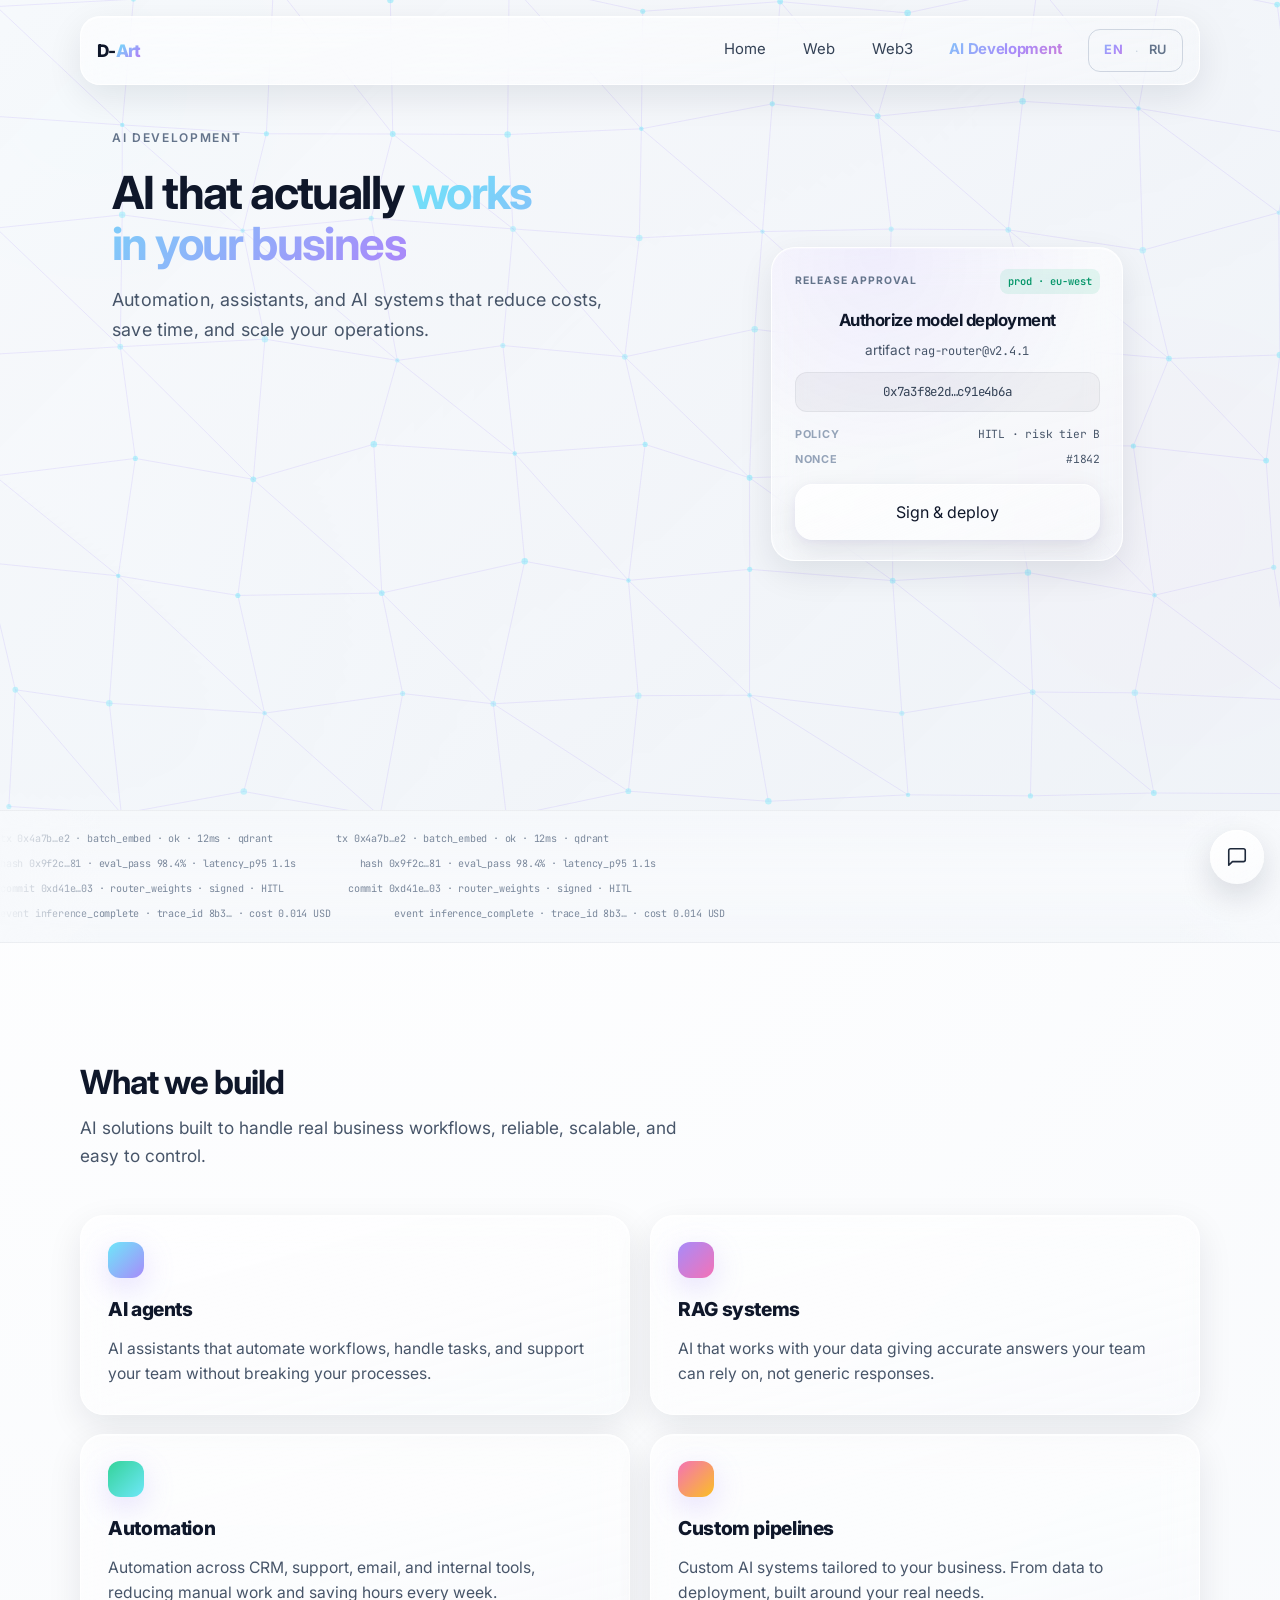
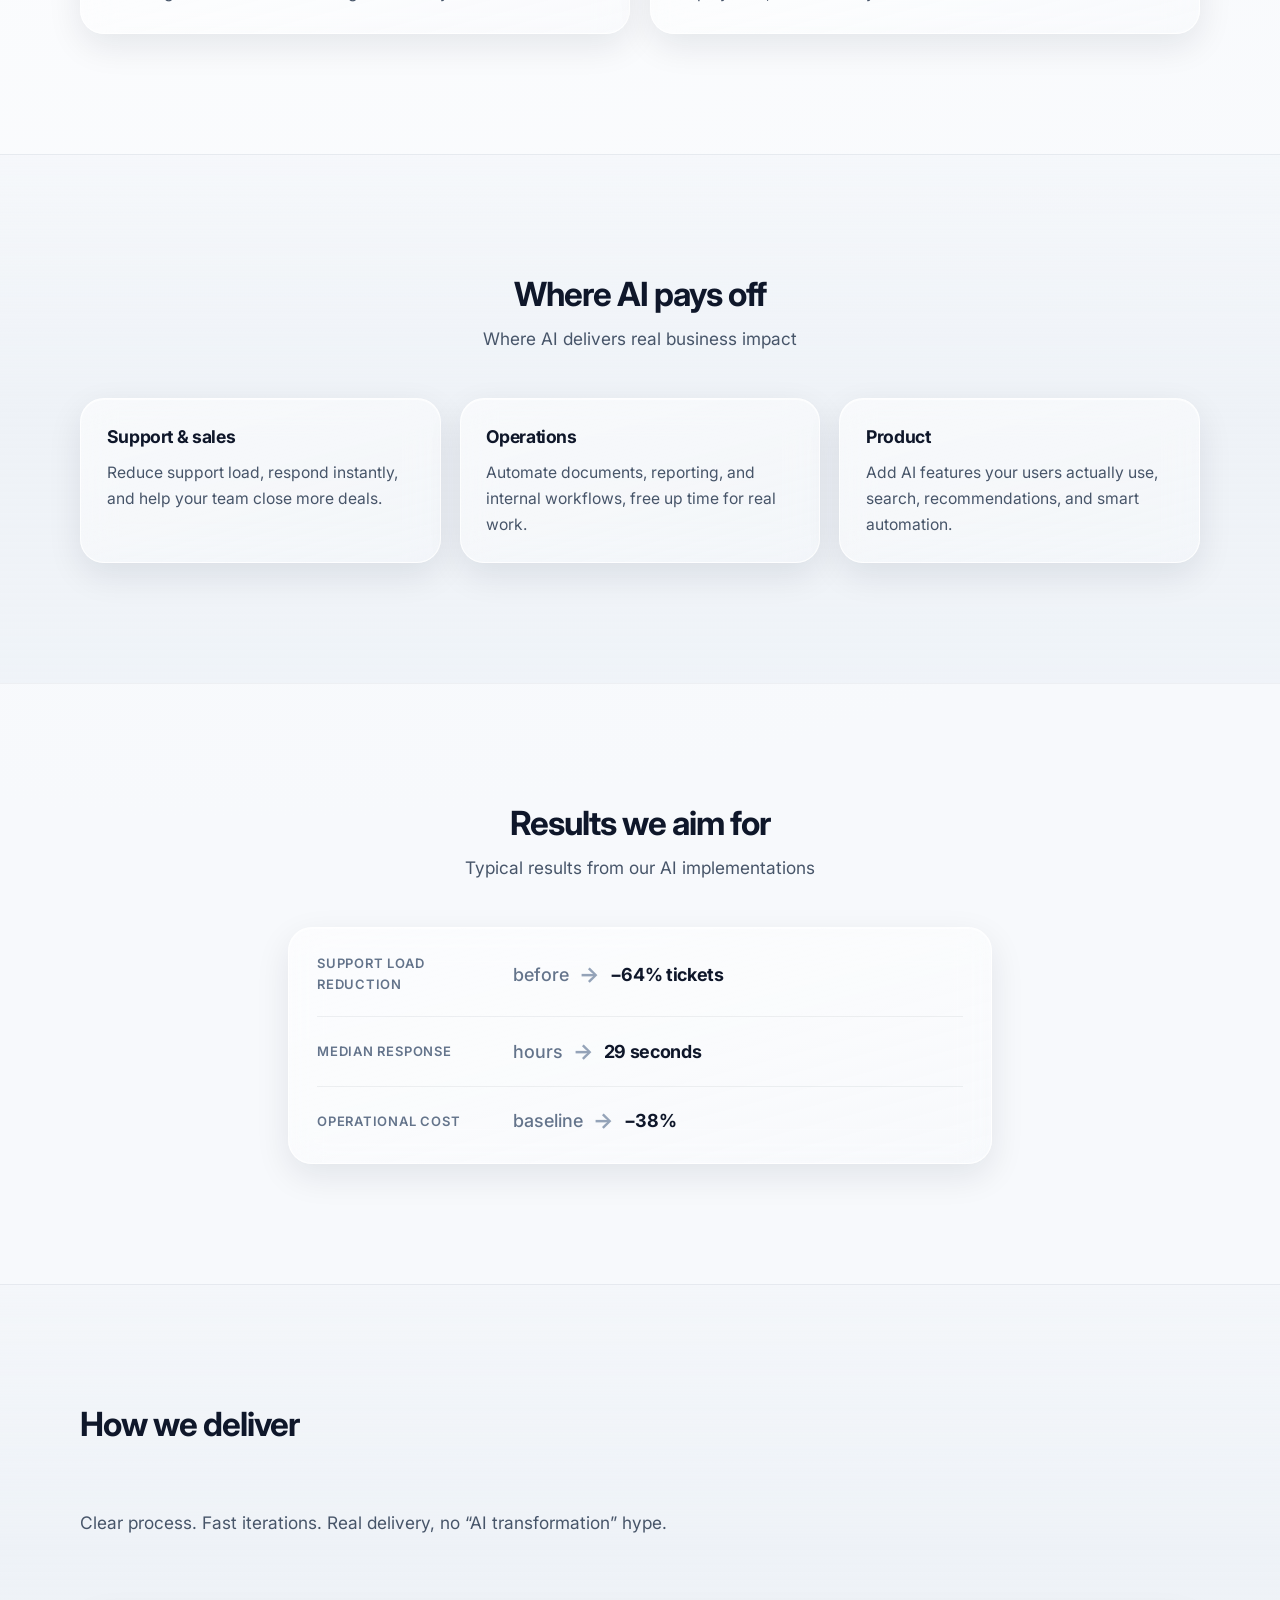
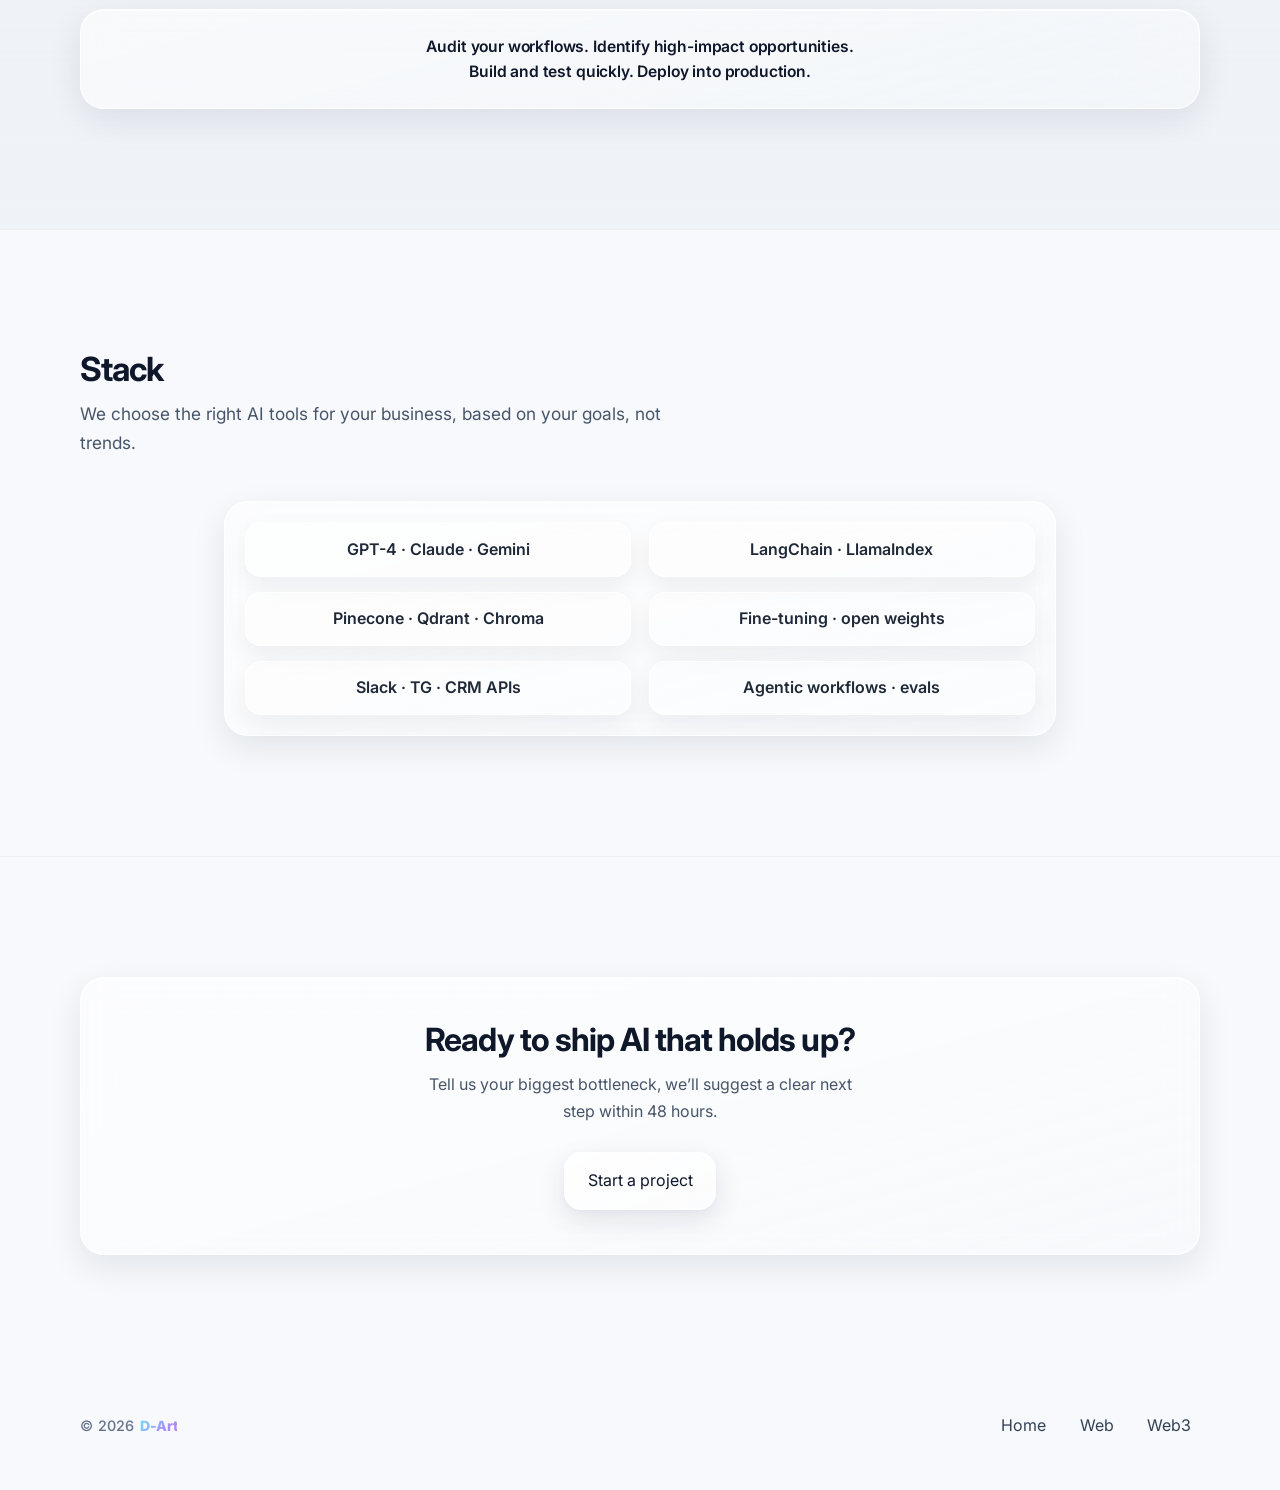
<file: ai-development.html>
<!doctype html>
<html lang="en">
  <head>
    <meta charset="UTF-8" />
    <meta name="viewport" content="width=device-width, initial-scale=1.0" />
    <title>AI Development | D-Art</title>
    <meta
      name="description"
      content="AI development that delivers real ROI. AI agents, RAG systems, automation — built for production, not just demos."
    />
    <link rel="preconnect" href="https://fonts.googleapis.com" />
    <link rel="preconnect" href="https://fonts.gstatic.com" crossorigin />
    <link
      href="https://fonts.googleapis.com/css2?family=Inter:wght@400;500;600;700;800&family=JetBrains+Mono:wght@400;500;600&display=swap"
      rel="stylesheet"
    />
    <link rel="stylesheet" href="styles.css" />
    <link rel="stylesheet" href="contact-widget.css" />
    <link rel="icon" href="favicon.svg" type="image/svg+xml" />
  </head>
  <body class="page-ai">
    <div class="site-bg-orb orb-1" data-parallax></div>
    <div class="site-bg-orb orb-2" data-parallax></div>

    <header class="topbar glass" id="topbar">
      <a href="index.html" class="brand"><span class="brand__mark">D-</span><span class="brand__art">Art</span></a>
      <button
        type="button"
        class="nav-toggle"
        id="nav-toggle"
        aria-label="Open menu"
        aria-expanded="false"
        aria-controls="site-nav"
      >
        <span class="nav-toggle__bar"></span>
        <span class="nav-toggle__bar"></span>
        <span class="nav-toggle__bar"></span>
      </button>
      <nav class="nav" id="site-nav">
        <a href="index.html">Home</a>
        <a href="web-development.html">Web</a>
        <a href="web3-development.html">Web3</a>
        <a href="ai-development.html" aria-current="page">AI Development</a>
        <div class="lang-switch" role="group" aria-label="Language">
          <a href="ai-development.html" class="lang-switch__link lang-switch__link--active" hreflang="en">EN</a>
          <span class="lang-switch__sep" aria-hidden="true">·</span>
          <a href="ru/ai-development.html" class="lang-switch__link" hreflang="ru">RU</a>
        </div>
      </nav>
    </header>

    <main>
      <section class="page-hero page-hero--split page-hero--ai section page-section" id="hero">
        <canvas class="ai-mesh-canvas" id="ai-mesh-canvas" aria-hidden="true"></canvas>
        <div class="page-hero__bg" aria-hidden="true"></div>
        <div class="page-hero__layout container">
          <div class="page-hero__copy">
            <div class="hero-content page-hero__inner">
              <p class="kicker">AI Development</p>
              <h1 class="page-hero__title">
                AI that actually <span class="animated-gradient-text">works in your busines</span>
              </h1>
              <p class="subtitle page-hero__subtitle">
                Automation, assistants, and AI systems that reduce costs, save time, and scale your operations.
              </p>
            </div>
          </div>
          <div class="page-hero__sign">
            <div class="ai-sign-card glass" id="ai-sign-card">
              <div class="ai-sign-card__top">
                <span class="ai-sign-card__badge">Release approval</span>
                <span class="ai-sign-card__net">prod · eu-west</span>
              </div>
              <p class="ai-sign-card__title">Authorize model deployment</p>
              <p class="ai-sign-card__artifact">
                artifact <span class="mono">rag-router@v2.4.1</span>
              </p>
              <div class="ai-sign-card__hash mono" id="ai-sign-digest">
                0x7a3f8e2d…c91e4b6a
              </div>
              <ul class="ai-sign-card__meta">
                <li>
                  <span class="ai-sign-card__meta-label">Policy</span>
                  <span class="mono">HITL · risk tier B</span>
                </li>
                <li>
                  <span class="ai-sign-card__meta-label">Nonce</span>
                  <span class="mono" id="ai-sign-nonce">#1842</span>
                </li>
              </ul>
              <button type="button" class="ai-sign-card__btn btn btn-glass" id="ai-sign-btn">
                <span class="ai-sign-card__btn-text">Sign &amp; deploy</span>
                <span class="ai-sign-card__btn-spinner" aria-hidden="true"></span>
              </button>
              <div class="ai-sign-card__done" id="ai-sign-done" hidden>
                <span class="ai-sign-card__check" aria-hidden="true">✓</span>
                <p class="ai-sign-card__done-title">Committed on-chain</p>
                <p class="ai-sign-card__tx mono" id="ai-sign-tx"></p>
                <p class="ai-sign-card__latency">Indexed in <strong>1.2s</strong></p>
                <button type="button" class="ai-sign-card__reset" id="ai-sign-reset">Sign again</button>
              </div>
            </div>
          </div>
        </div>
      </section>

      <section class="ai-hash-river" aria-hidden="true">
        <div class="ai-hash-river__fade ai-hash-river__fade--left"></div>
        <div class="ai-hash-river__fade ai-hash-river__fade--right"></div>
        <div class="ai-hash-river__row ai-hash-river__row--a">
          <div class="ai-hash-river__track">
            <span class="mono"
              >tx 0x4a7b…e2 · batch_embed · ok · 12ms · qdrant</span
            >
            <span class="mono"
              >tx 0x4a7b…e2 · batch_embed · ok · 12ms · qdrant</span
            >
          </div>
        </div>
        <div class="ai-hash-river__row ai-hash-river__row--b">
          <div class="ai-hash-river__track">
            <span class="mono"
              >hash 0x9f2c…81 · eval_pass 98.4% · latency_p95 1.1s</span
            >
            <span class="mono"
              >hash 0x9f2c…81 · eval_pass 98.4% · latency_p95 1.1s</span
            >
          </div>
        </div>
        <div class="ai-hash-river__row ai-hash-river__row--c">
          <div class="ai-hash-river__track">
            <span class="mono"
              >commit 0xd41e…03 · router_weights · signed · HITL</span
            >
            <span class="mono"
              >commit 0xd41e…03 · router_weights · signed · HITL</span
            >
          </div>
        </div>
        <div class="ai-hash-river__row ai-hash-river__row--d">
          <div class="ai-hash-river__track">
            <span class="mono"
              >event inference_complete · trace_id 8b3… · cost 0.014 USD</span
            >
            <span class="mono"
              >event inference_complete · trace_id 8b3… · cost 0.014 USD</span
            >
          </div>
        </div>
      </section>

      <section class="section section-diagonal page-section" id="what-we-build">
        <div class="container">
          <header class="section-header">
            <h2>What we build</h2>
            <p class="section-lead">
              AI solutions built to handle real business workflows, reliable, scalable, and easy to control.
            </p>
          </header>

          <div class="ai-build-grid">
            <article class="ai-feature-card glass hover-lift">
              <span class="ai-feature-card__mark" aria-hidden="true"></span>
              <h3>AI agents</h3>
              <p class="ai-feature-card__desc">
                AI assistants that automate workflows, handle tasks, and support your team without breaking your processes.
              </p>
            </article>
            <article class="ai-feature-card glass hover-lift">
              <span class="ai-feature-card__mark ai-feature-card__mark--b" aria-hidden="true"></span>
              <h3>RAG systems</h3>
              <p class="ai-feature-card__desc">
                AI that works with your data giving accurate answers your team can rely on, not generic responses.              </p>
            </article>
            <article class="ai-feature-card glass hover-lift">
              <span class="ai-feature-card__mark ai-feature-card__mark--c" aria-hidden="true"></span>
              <h3>Automation</h3>
              <p class="ai-feature-card__desc">
                Automation across CRM, support, email, and internal tools, reducing manual work and saving hours every week.
              </p>
            </article>
            <article class="ai-feature-card glass hover-lift">
              <span class="ai-feature-card__mark ai-feature-card__mark--d" aria-hidden="true"></span>
              <h3>Custom pipelines</h3>
              <p class="ai-feature-card__desc">
                Custom AI systems tailored to your business. From data to deployment, built around your real needs.
               </p>
            </article>
          </div>
        </div>
      </section>

      <section class="section section-split page-section" id="use-cases">
        <div class="container">
          <header class="section-header section-header--center">
            <h2>Where AI pays off</h2>
            <p class="section-lead section-lead--center">
              Where AI delivers real business impact
            </p>
          </header>
          <div class="usecases-grid">
            <article class="usecase-card glass">
              <h3>Support &amp; sales</h3>
              <p>
                Reduce support load, respond instantly, and help your team close more deals.              </p>
            </article>
            <article class="usecase-card glass">
              <h3>Operations</h3>
              <p>
                Automate documents, reporting, and internal workflows, free up time for real work.              </p>
            </article>
            <article class="usecase-card glass">
              <h3>Product</h3>
              <p>
                Add AI features your users actually use, search, recommendations, and smart automation.
              </p>
            </article>
          </div>
        </div>
      </section>

      <section class="section page-section" id="results">
        <div class="container">
          <header class="section-header section-header--center">
            <h2>Results we aim for</h2>
            <p class="section-lead section-lead--center">
              Typical results from our AI implementations
            </p>
          </header>
          <div class="speed-comparison glass ai-results-panel">
            <div class="speed-row">
              <span class="speed-label">Support load reduction</span>
              <div class="speed-compare">
                <span class="speed-before">before</span>
                <span class="speed-arrow" aria-hidden="true">→</span>
                <span class="speed-after"
                  >−<span class="counter" data-target="65">0</span>% tickets</span
                >
              </div>
            </div>
            <div class="speed-row">
              <span class="speed-label">Median response</span>
              <div class="speed-compare">
                <span class="speed-before">hours</span>
                <span class="speed-arrow" aria-hidden="true">→</span>
                <span class="speed-after"><span class="counter" data-target="30">0</span> seconds</span>
              </div>
            </div>
            <div class="speed-row">
              <span class="speed-label">Operational cost</span>
              <div class="speed-compare">
                <span class="speed-before">baseline</span>
                <span class="speed-arrow" aria-hidden="true">→</span>
                <span class="speed-after"
                  >−<span class="counter" data-target="40">0</span>%</span
                >
              </div>
            </div>
          </div>
        </div>
      </section>

      <section
        class="section section-split page-section"
        id="ai-power"
        data-pipeline-typewriter
      >
        <div class="container">
          <header class="section-header">
            <h2 class="pipeline-tw-heading">How we deliver</h2>
            <p class="section-lead pipeline-tw-lead">
              Clear process. Fast iterations. Real delivery, no “AI transformation” hype.            </p>
          </header>
          <div class="pipeline-wrap glass">
            <div class="pipeline-light" aria-hidden="true"></div>
            <div class="pipeline" role="list">
              <span class="pipeline-step" role="listitem">Audit your workflows. Identify high-impact opportunities. Build and test quickly. Deploy into production.</span>
             </div>
          </div>
        </div>
      </section>

      <section class="section page-section" id="stack">
        <div class="container">
          <header class="section-header">
            <h2>Stack</h2>
            <p class="section-lead">
              We choose the right AI tools for your business, based on your goals, not trends.            </p>
          </header>
          <div class="stack-grid glass ai-stack-grid">
            <div class="stack-item">GPT-4 · Claude · Gemini</div>
            <div class="stack-item">LangChain · LlamaIndex</div>
            <div class="stack-item">Pinecone · Qdrant · Chroma</div>
            <div class="stack-item">Fine-tuning · open weights</div>
            <div class="stack-item">Slack · TG · CRM APIs</div>
            <div class="stack-item">Agentic workflows · evals</div>
          </div>
        </div>
      </section>

      <section class="section section-final page-section" id="cta">
        <div class="container final-cta glass web3-final-cta">
          <h2>Ready to ship AI that holds up?</h2>
          <p class="final-cta__lead">
            Tell us your biggest bottleneck, we’ll suggest a clear next step within 48 hours.          </p>
          <button type="button" class="btn btn-glass" data-cw-start>Start a project</button>
        </div>
      </section>
    </main>

    <footer class="footer">
      <div class="container footer-inner">
        <p class="footer-cr">
          <span class="footer-year">© 2026</span>
          <span class="footer-name">D-Art</span>
        </p>
        <div class="footer-links">
          <a href="index.html">Home</a>
          <a href="web-development.html">Web</a>
          <a href="web3-development.html">Web3</a>
        </div>
      </div>
    </footer>

    <script src="script.js"></script>
    <script
      src="contact-widget.js"
      defer
      data-telegram-url="https://t.me/"
      data-api-same-origin="true"
    ></script>
  </body>
</html>
</file>
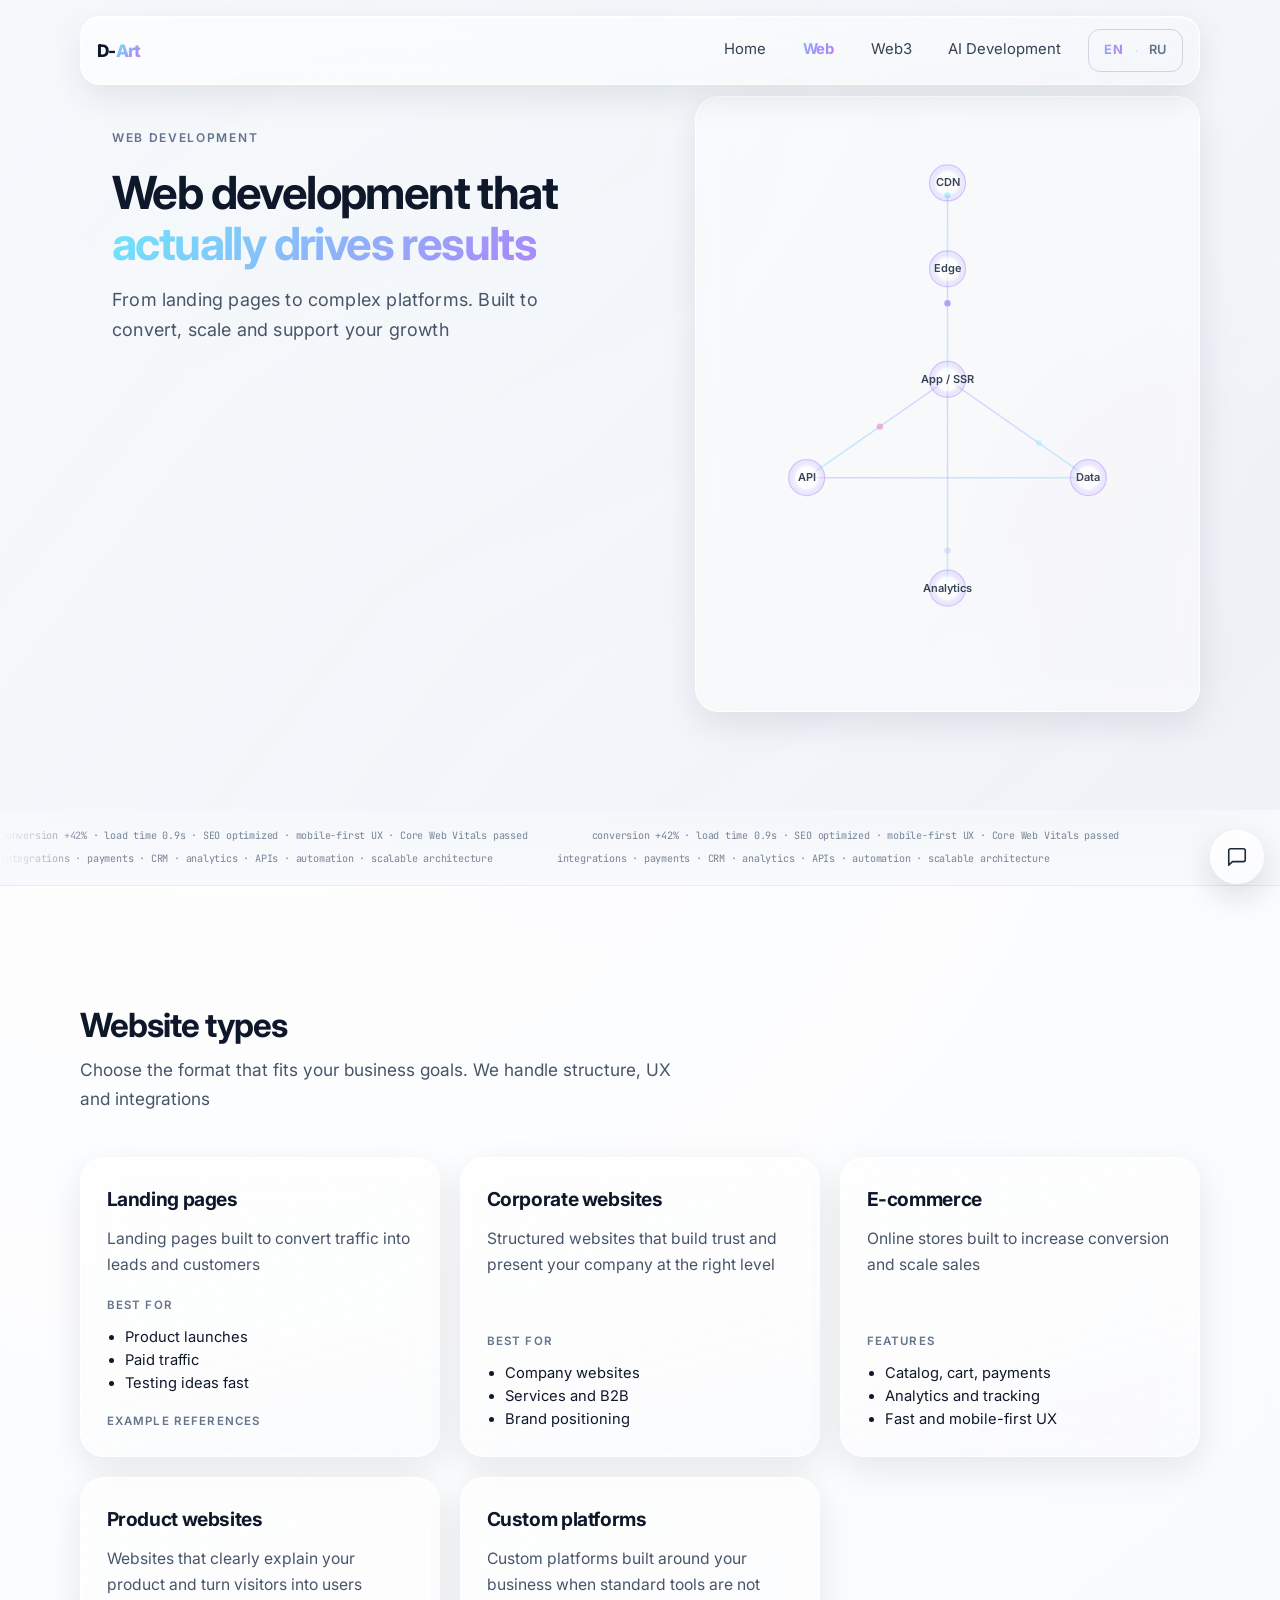
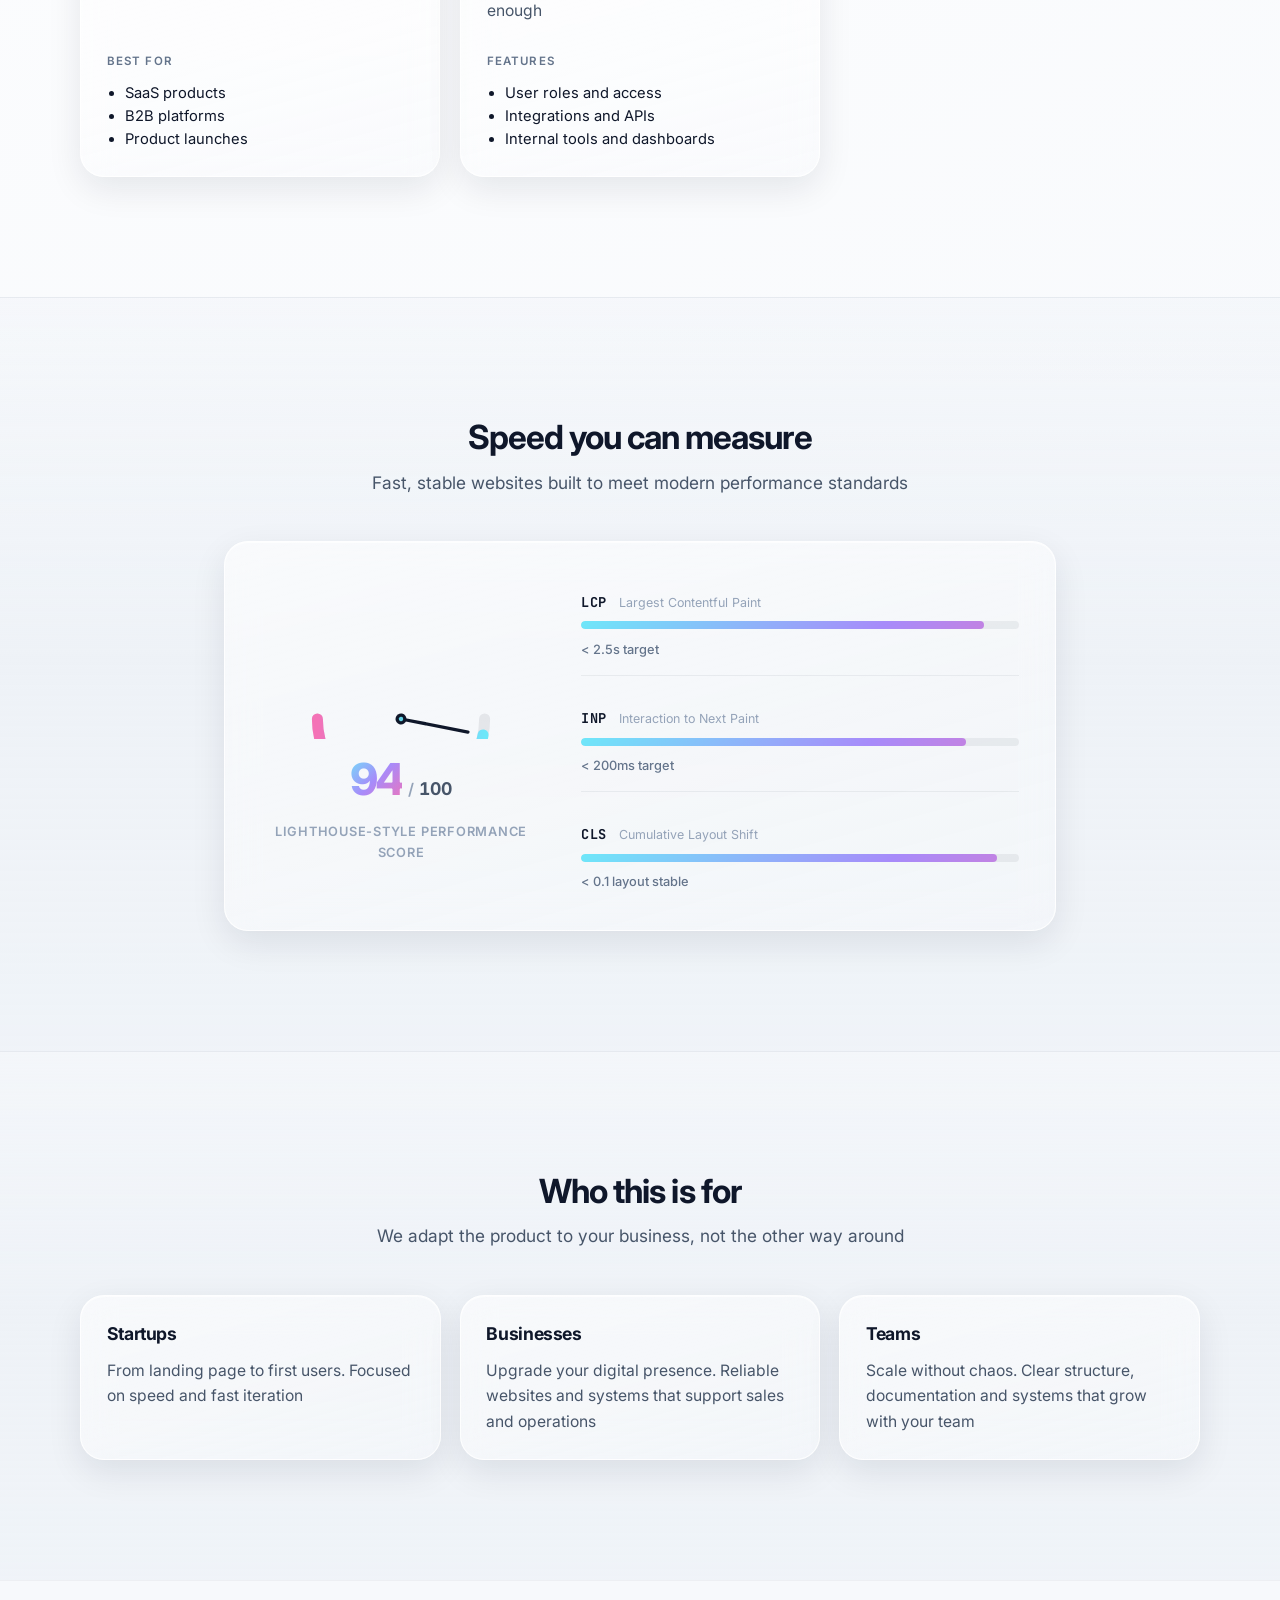
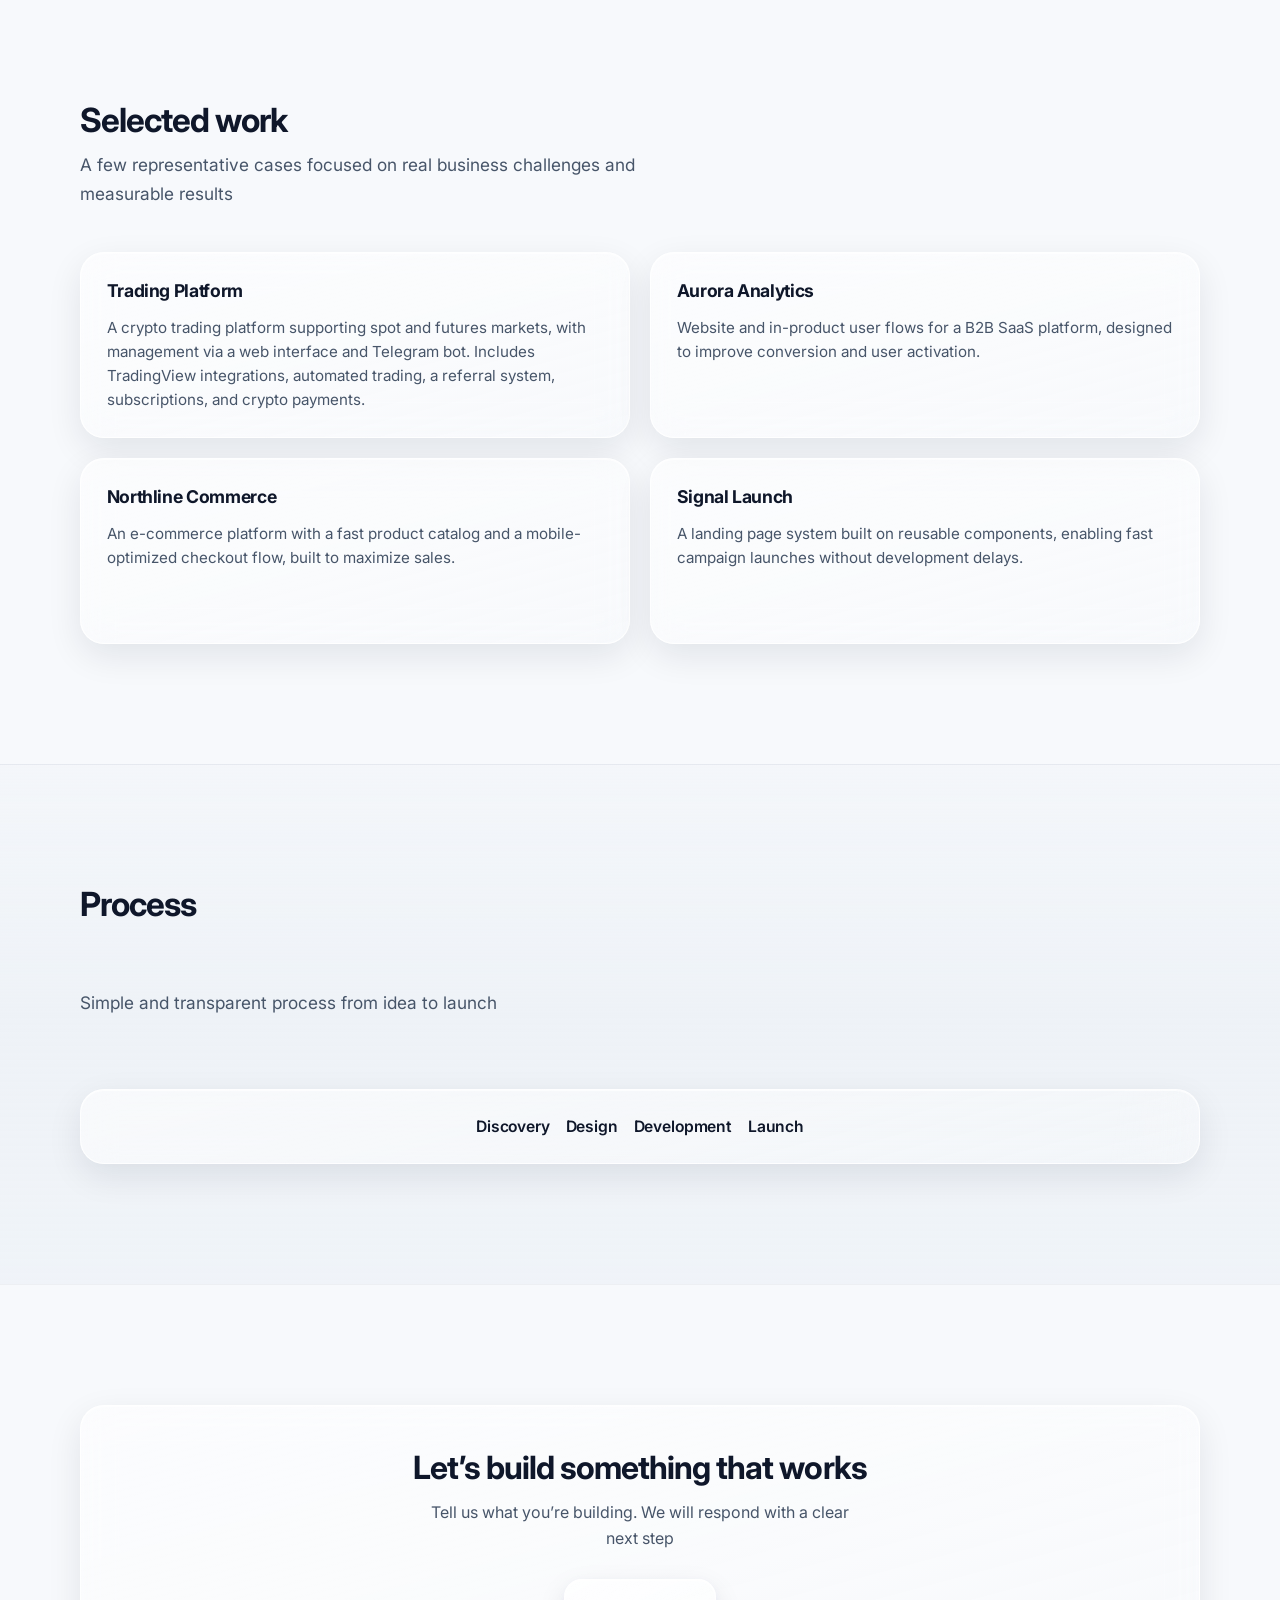
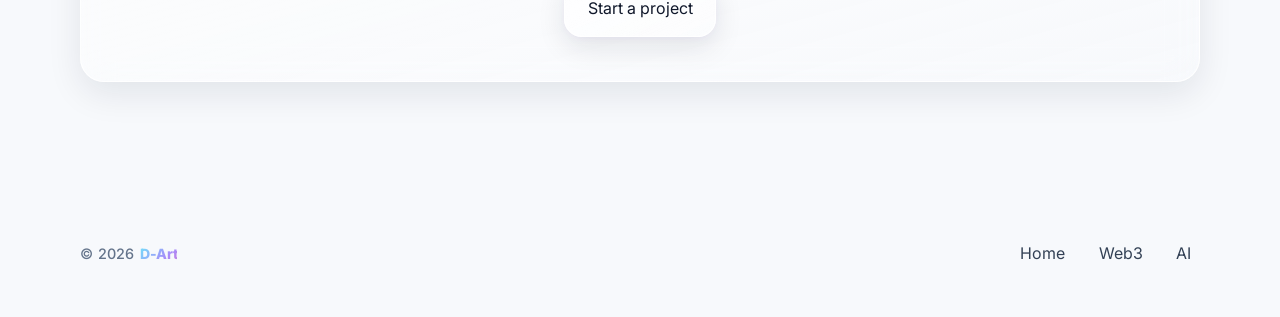
<file: web-development.html>
<!doctype html>
<html lang="en">
  <head>
    <meta charset="UTF-8" />
    <meta name="viewport" content="width=device-width, initial-scale=1.0" />
    <title>Web Development | D-Art</title>
    <meta
      name="description"
      content="Web development from landing pages to complex platforms — speed, scale, and conversion. D-Art."
    />
    <link rel="preconnect" href="https://fonts.googleapis.com" />
    <link rel="preconnect" href="https://fonts.gstatic.com" crossorigin />
    <link
      href="https://fonts.googleapis.com/css2?family=Inter:wght@400;500;600;700;800&family=JetBrains+Mono:wght@400;500&display=swap"
      rel="stylesheet"
    />
    <link rel="stylesheet" href="styles.css" />
    <link rel="stylesheet" href="contact-widget.css" />
    <link rel="icon" href="favicon.svg" type="image/svg+xml" />
  </head>
  <body class="page-web">
    <div class="site-bg-orb orb-1" data-parallax></div>
    <div class="site-bg-orb orb-2" data-parallax></div>

    <header class="topbar glass" id="topbar">
      <a href="index.html" class="brand"><span class="brand__mark">D-</span><span class="brand__art">Art</span></a>
      <button
        type="button"
        class="nav-toggle"
        id="nav-toggle"
        aria-label="Open menu"
        aria-expanded="false"
        aria-controls="site-nav"
      >
        <span class="nav-toggle__bar"></span>
        <span class="nav-toggle__bar"></span>
        <span class="nav-toggle__bar"></span>
      </button>
      <nav class="nav" id="site-nav">
        <a href="index.html">Home</a>
        <a href="web-development.html" aria-current="page">Web</a>
        <a href="web3-development.html">Web3</a>
        <a href="ai-development.html">AI Development</a>
        <div class="lang-switch" role="group" aria-label="Language">
          <a href="web-development.html" class="lang-switch__link lang-switch__link--active" hreflang="en">EN</a>
          <span class="lang-switch__sep" aria-hidden="true">·</span>
          <a href="ru/web-development.html" class="lang-switch__link" hreflang="ru">RU</a>
        </div>
      </nav>
    </header>

    <main>
      <section class="page-hero page-hero--split section" id="hero">
        <div class="page-hero__bg" aria-hidden="true"></div>
        <div class="page-hero__layout container">
          <div class="page-hero__copy">
            <div class="hero-content page-hero__inner">
              <p class="kicker">Web development</p>
              <h1 class="page-hero__title">
                Web development that <span class="animated-gradient-text">actually drives results</span>
              </h1>
              <p class="page-hero__subtitle page-hero__lead">
                From landing pages to complex platforms. Built to convert, scale and support your growth
              </p>
            </div>
          </div>
          <div class="page-hero__arch" aria-hidden="true">
            <canvas class="web-arch-canvas" id="web-arch-canvas"></canvas>
          </div>
        </div>
      </section>

      <section class="web3-tx-river" aria-hidden="true">
        <div class="web3-tx-river__fade web3-tx-river__fade--left"></div>
        <div class="web3-tx-river__fade web3-tx-river__fade--right"></div>
      
        <div class="web3-tx-river__row">
          <div class="web3-tx-river__track">
            <span class="mono">
              conversion +42% · load time 0.9s · SEO optimized · mobile-first UX · Core Web Vitals passed
            </span>
            <span class="mono">
              conversion +42% · load time 0.9s · SEO optimized · mobile-first UX · Core Web Vitals passed
            </span>
          </div>
        </div>
      
        <div class="web3-tx-river__row web3-tx-river__row--b">
          <div class="web3-tx-river__track">
            <span class="mono">
              integrations · payments · CRM · analytics · APIs · automation · scalable architecture
            </span>
            <span class="mono">
              integrations · payments · CRM · analytics · APIs · automation · scalable architecture
            </span>
          </div>
        </div>
      </section>

      <section class="section section-diagonal page-section" id="types">
        <div class="container">
          <header class="section-header">
            <h2>Website types</h2>
            <p class="section-lead">
              Choose the format that fits your business goals. We handle structure, UX and integrations            </p>
          </header>
          <div class="types-grid">
            <article class="type-card glass hover-lift">
              <h3>Landing pages</h3>
              <p class="type-card__desc">
                Landing pages built to convert traffic into leads and customers
              </p>
              <p class="type-card__meta-label">Best for</p>
              <ul class="type-card__bullets">
                <li>Product launches</li>
                <li>Paid traffic</li>
                <li>Testing ideas fast</li>
              </ul>
              <p class="type-card__meta-label">Example references</p>

            </article>

            <article class="type-card glass hover-lift">
              <h3>Corporate websites</h3>
              <p class="type-card__desc">
                Structured websites that build trust and present your company at the right level
              </p>
              <p class="type-card__meta-label">Best for</p>
              <ul class="type-card__bullets">
                <li>Company websites</li>
                <li>Services and B2B</li>
                <li>Brand positioning</li>

            </article>

            <article class="type-card glass hover-lift">
              <h3>E-commerce</h3>
              <p class="type-card__desc">
                Online stores built to increase conversion and scale sales
              </p>
              <p class="type-card__meta-label">Features</p>
              <ul class="type-card__bullets">
                <li>Catalog, cart, payments</li>
                <li>Analytics and tracking</li>
                <li>Fast and mobile-first UX</li>

            </article>

            <article class="type-card glass hover-lift">
              <h3>Product websites</h3>
              <p class="type-card__desc">
                Websites that clearly explain your product and turn visitors into users
              </p>
              <p class="type-card__meta-label">Best for</p>
              <ul class="type-card__bullets">
                <li>SaaS products</li>
                <li>B2B platforms</li>
                <li>Product launches</li>

            </article>

            <article class="type-card glass hover-lift">
              <h3>Custom platforms</h3>
              <p class="type-card__desc">
                Custom platforms built around your business when standard tools are not enough
              </p>
              <p class="type-card__meta-label">Features</p>
              <ul class="type-card__bullets">
                <li>User roles and access</li>
                <li>Integrations and APIs</li>
                <li>Internal tools and dashboards</li>

            </article>
          </div>
        </div>
      </section>

      <section class="section section-split page-section" id="web-performance">
        <div class="container">
          <header class="section-header section-header--center">
            <h2>Speed you can measure</h2>
            <p class="section-lead section-lead--center">
              Fast, stable websites built to meet modern performance standards
            </p>
          </header>
          <div class="web-perf-showcase glass">
            <div class="web-speedometer" id="web-speedometer">
              <svg
                class="web-speedometer__svg"
                viewBox="0 0 200 118"
                role="img"
                aria-labelledby="speedometer-title"
              >
                <title id="speedometer-title">Performance score gauge</title>
                <defs>
                  <linearGradient id="webGaugeGrad" x1="0%" y1="0%" x2="100%" y2="0%">
                    <stop offset="0%" stop-color="#f472b6" />
                    <stop offset="50%" stop-color="#a78bfa" />
                    <stop offset="100%" stop-color="#6ee7f9" />
                  </linearGradient>
                </defs>
                <path
                  class="web-speedometer__track"
                  d="M 24 100 A 76 76 0 0 0 176 100"
                  fill="none"
                  stroke="rgba(15,23,42,0.08)"
                  stroke-width="10"
                  stroke-linecap="round"
                />
                <path
                  class="web-speedometer__fill"
                  id="web-speedometer-arc"
                  d="M 24 100 A 76 76 0 0 0 176 100"
                  fill="none"
                  stroke="url(#webGaugeGrad)"
                  stroke-width="10"
                  stroke-linecap="round"
                  pathLength="100"
                  stroke-dasharray="100"
                  stroke-dashoffset="100"
                />
                <g class="web-speedometer__needle-group" id="web-speedometer-needle-group" transform="translate(100,100)">
                  <line
                    class="web-speedometer__needle"
                    id="web-speedometer-needle"
                    x1="0"
                    y1="0"
                    x2="62"
                    y2="0"
                    stroke="#0f172a"
                    stroke-width="3"
                    stroke-linecap="round"
                  />
                  <circle cx="0" cy="0" r="5" fill="#0f172a" />
                  <circle cx="0" cy="0" r="2" fill="#6ee7f9" opacity="0.9" />
                </g>
              </svg>
              <div class="web-speedometer__readout">
                <span class="web-speedometer__value" id="speedometer-value">0</span>
                <span class="web-speedometer__slash">/</span>
                <span class="web-speedometer__max">100</span>
              </div>
              <p class="web-speedometer__caption">Lighthouse-style performance score</p>
            </div>
            <div class="web-perf-metrics">
              <div class="web-perf-metric" data-metric="lcp">
                <div class="web-perf-metric__head">
                  <span class="web-perf-metric__name">LCP</span>
                  <span class="web-perf-metric__tag">Largest Contentful Paint</span>
                </div>
                <div class="web-perf-metric__bar">
                  <span class="web-perf-metric__fill" style="--fill: 0.92"></span>
                </div>
                <span class="web-perf-metric__target">&lt; 2.5s target</span>
              </div>
              <div class="web-perf-metric" data-metric="inp">
                <div class="web-perf-metric__head">
                  <span class="web-perf-metric__name">INP</span>
                  <span class="web-perf-metric__tag">Interaction to Next Paint</span>
                </div>
                <div class="web-perf-metric__bar">
                  <span class="web-perf-metric__fill" style="--fill: 0.88"></span>
                </div>
                <span class="web-perf-metric__target">&lt; 200ms target</span>
              </div>
              <div class="web-perf-metric" data-metric="cls">
                <div class="web-perf-metric__head">
                  <span class="web-perf-metric__name">CLS</span>
                  <span class="web-perf-metric__tag">Cumulative Layout Shift</span>
                </div>
                <div class="web-perf-metric__bar">
                  <span class="web-perf-metric__fill" style="--fill: 0.95"></span>
                </div>
                <span class="web-perf-metric__target">&lt; 0.1 layout stable</span>
              </div>
            </div>
          </div>
        </div>
      </section>

      <section class="section section-split page-section" id="use-cases">
        <div class="container">
          <header class="section-header section-header--center">
            <h2>Who this is for</h2>
            <p class="section-lead section-lead--center">
              We adapt the product to your business, not the other way around
            </p>
          </header>
          <div class="usecases-grid">
            <article class="usecase-card glass">
              <h3>Startups</h3>
              <p>
                From landing page to first users. Focused on speed and fast iteration
              </p>
            </article>
            <article class="usecase-card glass">
              <h3>Businesses</h3>
              <p>
                Upgrade your digital presence. Reliable websites and systems that support sales and operations
              </p>
            </article>
            <article class="usecase-card glass">
              <h3>Teams</h3>
              <p>
                Scale without chaos. Clear structure, documentation and systems that grow with your team
              </p>
            </article>
          </div>
        </div>
      </section>

      <section
        class="section section-diagonal-reverse page-section"
        id="work"
        data-work-cards-reveal
      >
        <div class="container">
          <header class="section-header">
            <h2>Selected work</h2>
            <p class="section-lead">
              A few representative cases focused on real business challenges and measurable results
            </p>
          </header>
          <div class="work-grid">
            <article class="work-card glass hover-lift">
              <h3>Trading Platform</h3>
              <p>
                A crypto trading platform supporting spot and futures markets, with management via a web interface and Telegram bot. Includes TradingView integrations, automated trading, a referral system, subscriptions, and crypto payments.
              </p>
            </article>
            <article class="work-card glass hover-lift">
              <h3>Aurora Analytics</h3>
              <p>
                Website and in-product user flows for a B2B SaaS platform, designed to improve conversion and user activation.
              </p>
            </article>
            <article class="work-card glass hover-lift">
              <h3>Northline Commerce</h3>
              <p>
                An e-commerce platform with a fast product catalog and a mobile-optimized checkout flow, built to maximize sales.
              </p>
            </article>
            <article class="work-card glass hover-lift">
              <h3>Signal Launch</h3>
              <p>
                A landing page system built on reusable components, enabling fast campaign launches without development delays.              </p>
            </article>
          </div>
        </div>
      </section>

      <section
        class="section section-split page-section"
        id="ai-power"
        data-pipeline-typewriter
      >
        <div class="container">
          <header class="section-header">
            <h2 class="pipeline-tw-heading">Process</h2>
            <p class="section-lead pipeline-tw-lead">
              Simple and transparent process from idea to launch
            </p>
          </header>
          <div class="pipeline-wrap glass">
            <div class="pipeline-light" aria-hidden="true"></div>
            <div class="pipeline" role="list">
              <span class="pipeline-step" role="listitem">Discovery</span>
              <span class="pipeline-step" role="listitem">Design</span>
              <span class="pipeline-step" role="listitem">Development</span>
              <span class="pipeline-step" role="listitem">Launch</span>
            </div>
          </div>
        </div>
      </section>

           <section class="section section-final page-section" id="cta">
        <div class="container final-cta glass">
          <h2>Let’s build something that works</h2>
          <p class="final-cta__lead">
            Tell us what you’re building. We will respond with a clear next step
          </p>
          <button type="button" class="btn btn-glass" data-cw-start>Start a project</button>
        </div>
      </section>
    </main>

    <footer class="footer">
      <div class="container footer-inner">
        <p class="footer-cr">
          <span class="footer-year">© 2026</span>
          <span class="footer-name">D-Art</span>
        </p>
        <div class="footer-links">
          <a href="index.html">Home</a>
          <a href="web3-development.html">Web3</a>
          <a href="ai-development.html">AI</a>
        </div>
      </div>
    </footer>

    <script src="script.js"></script>
    <script
      src="contact-widget.js"
      defer
      data-telegram-url="https://t.me/"
      data-api-same-origin="true"
    ></script>
  </body>
</html>
</file>
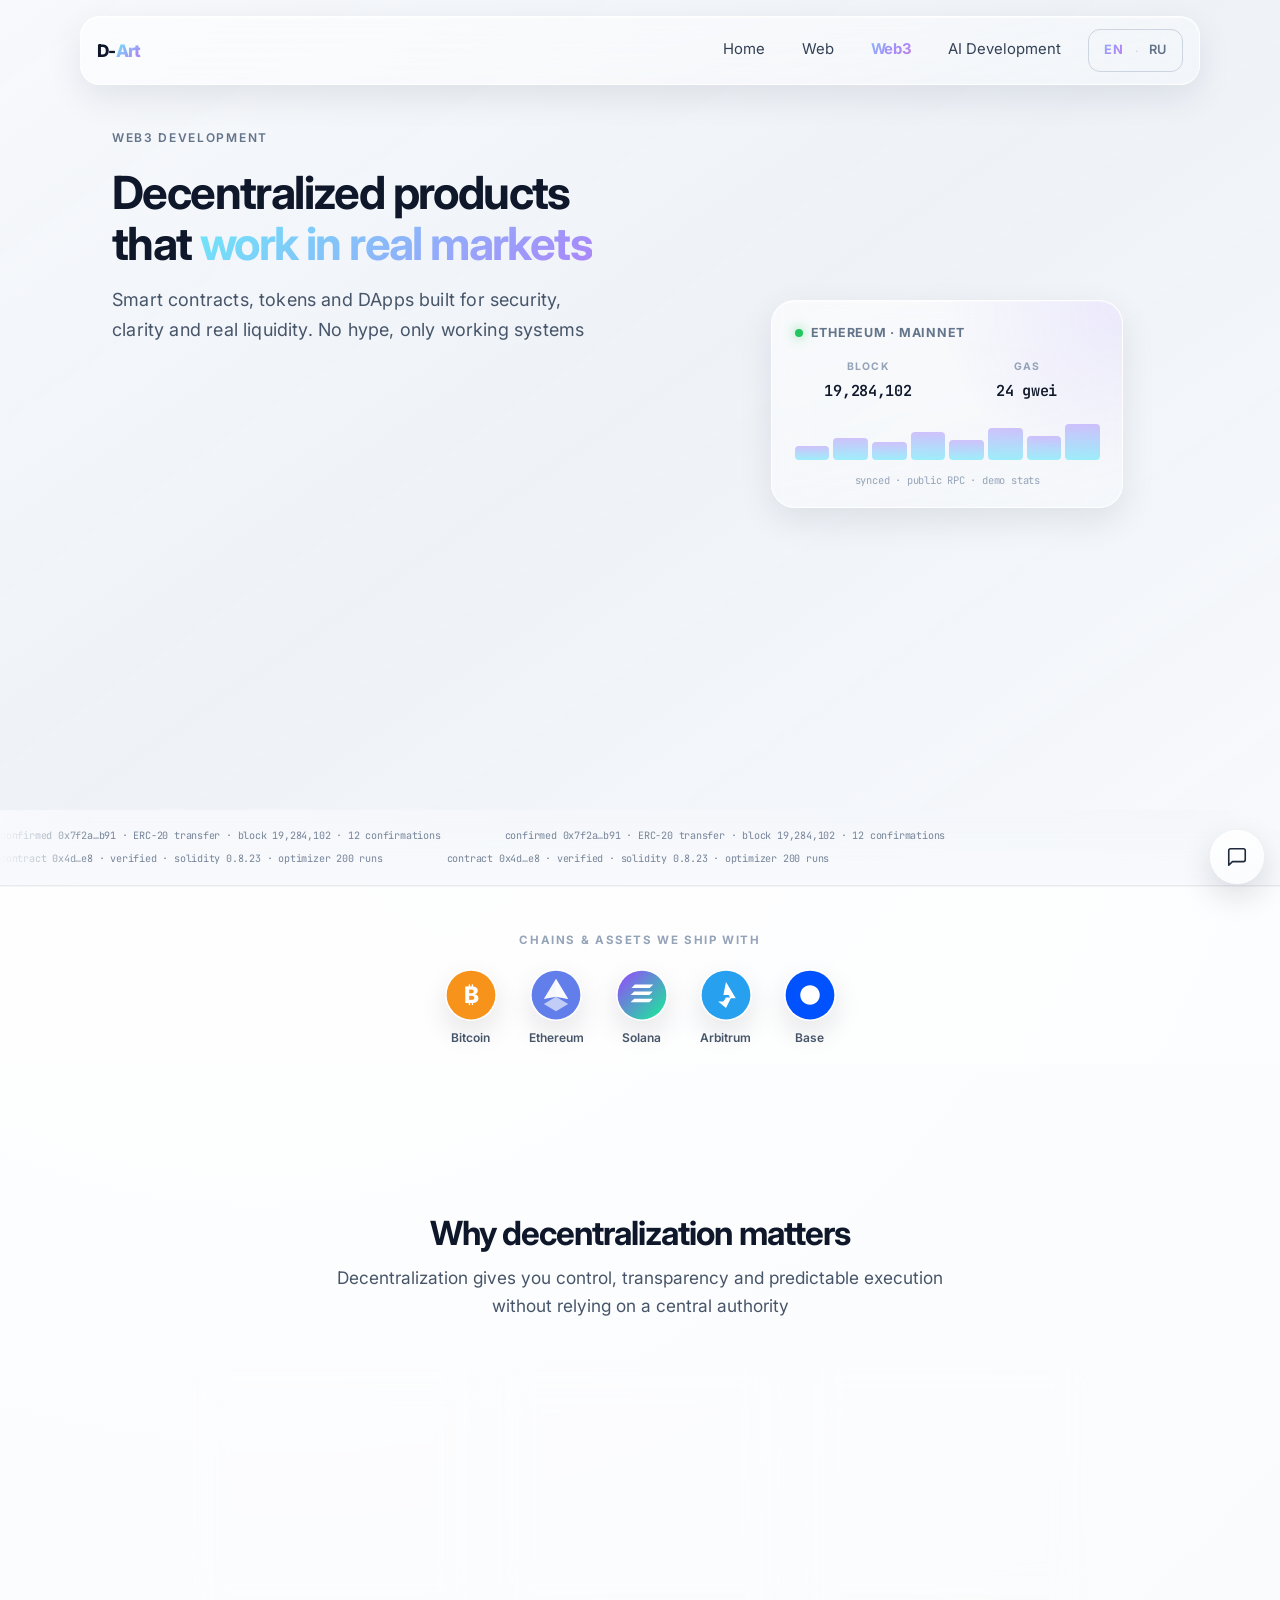
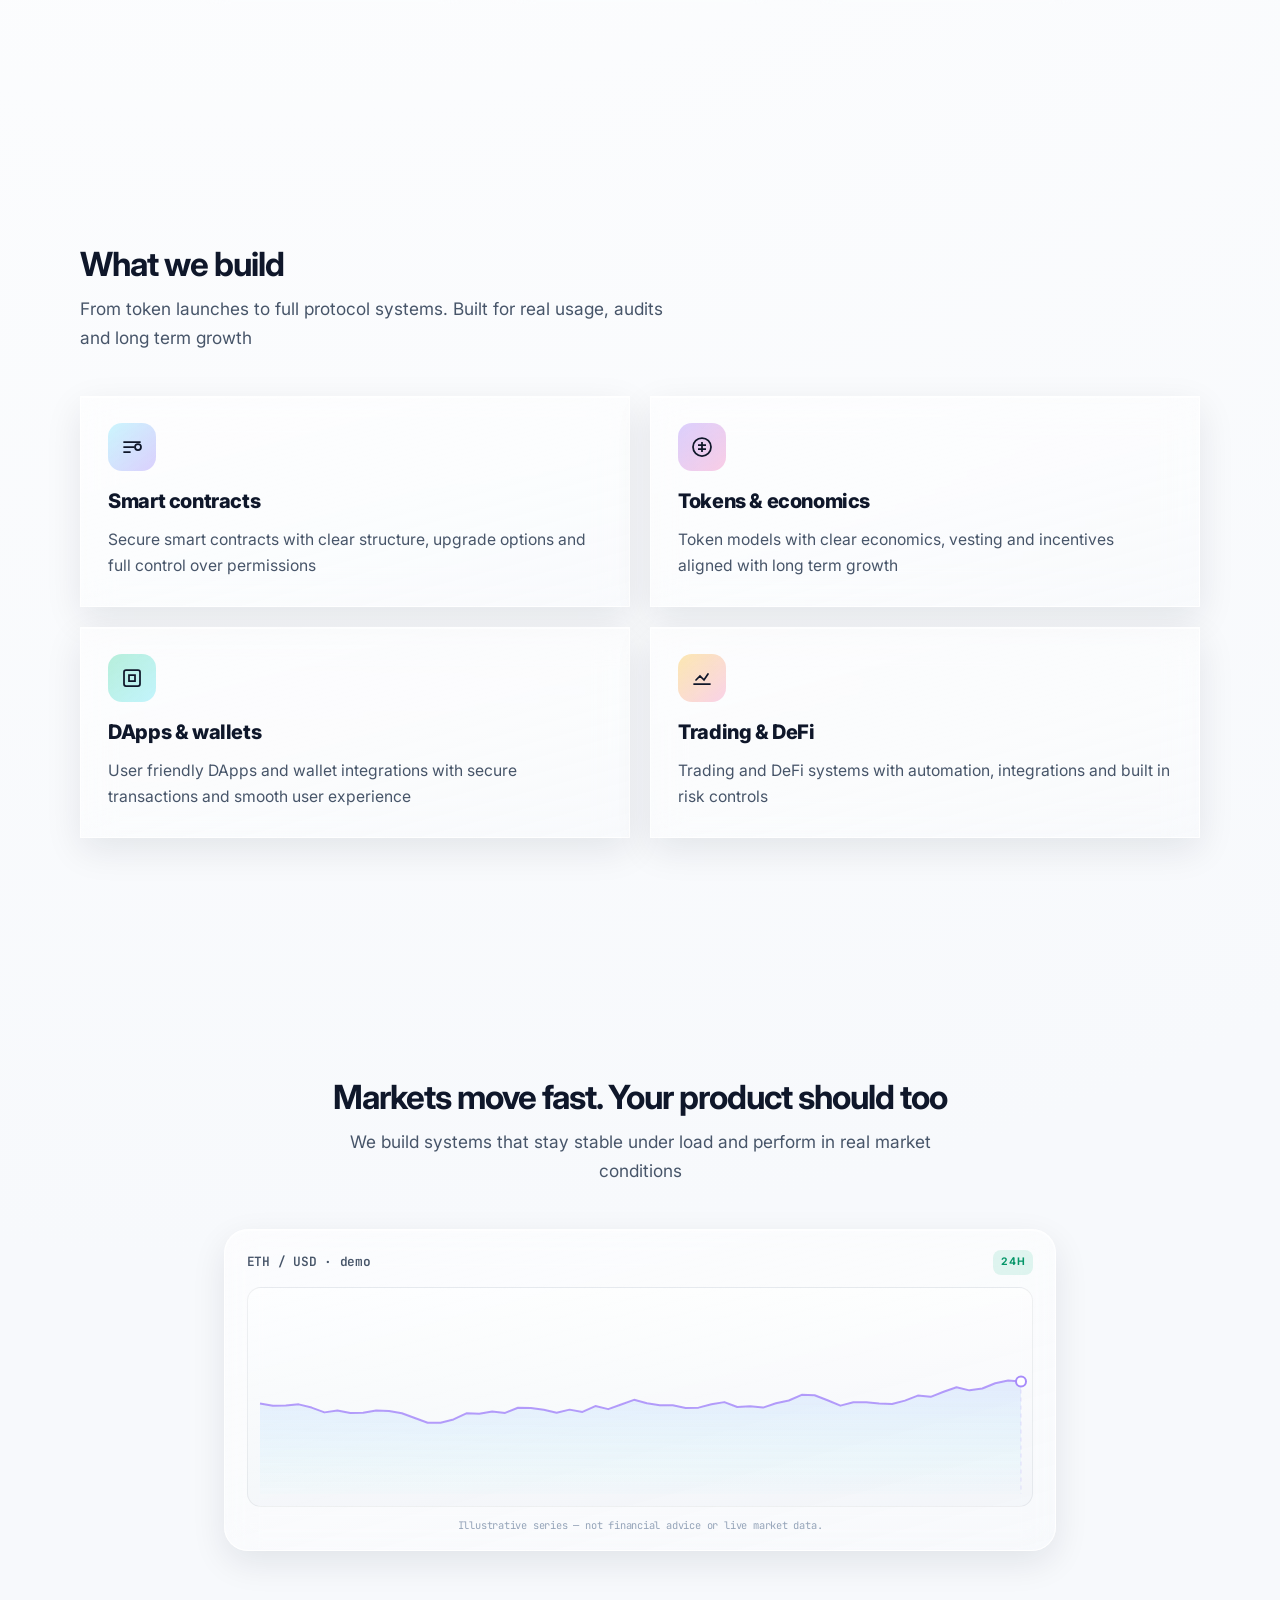
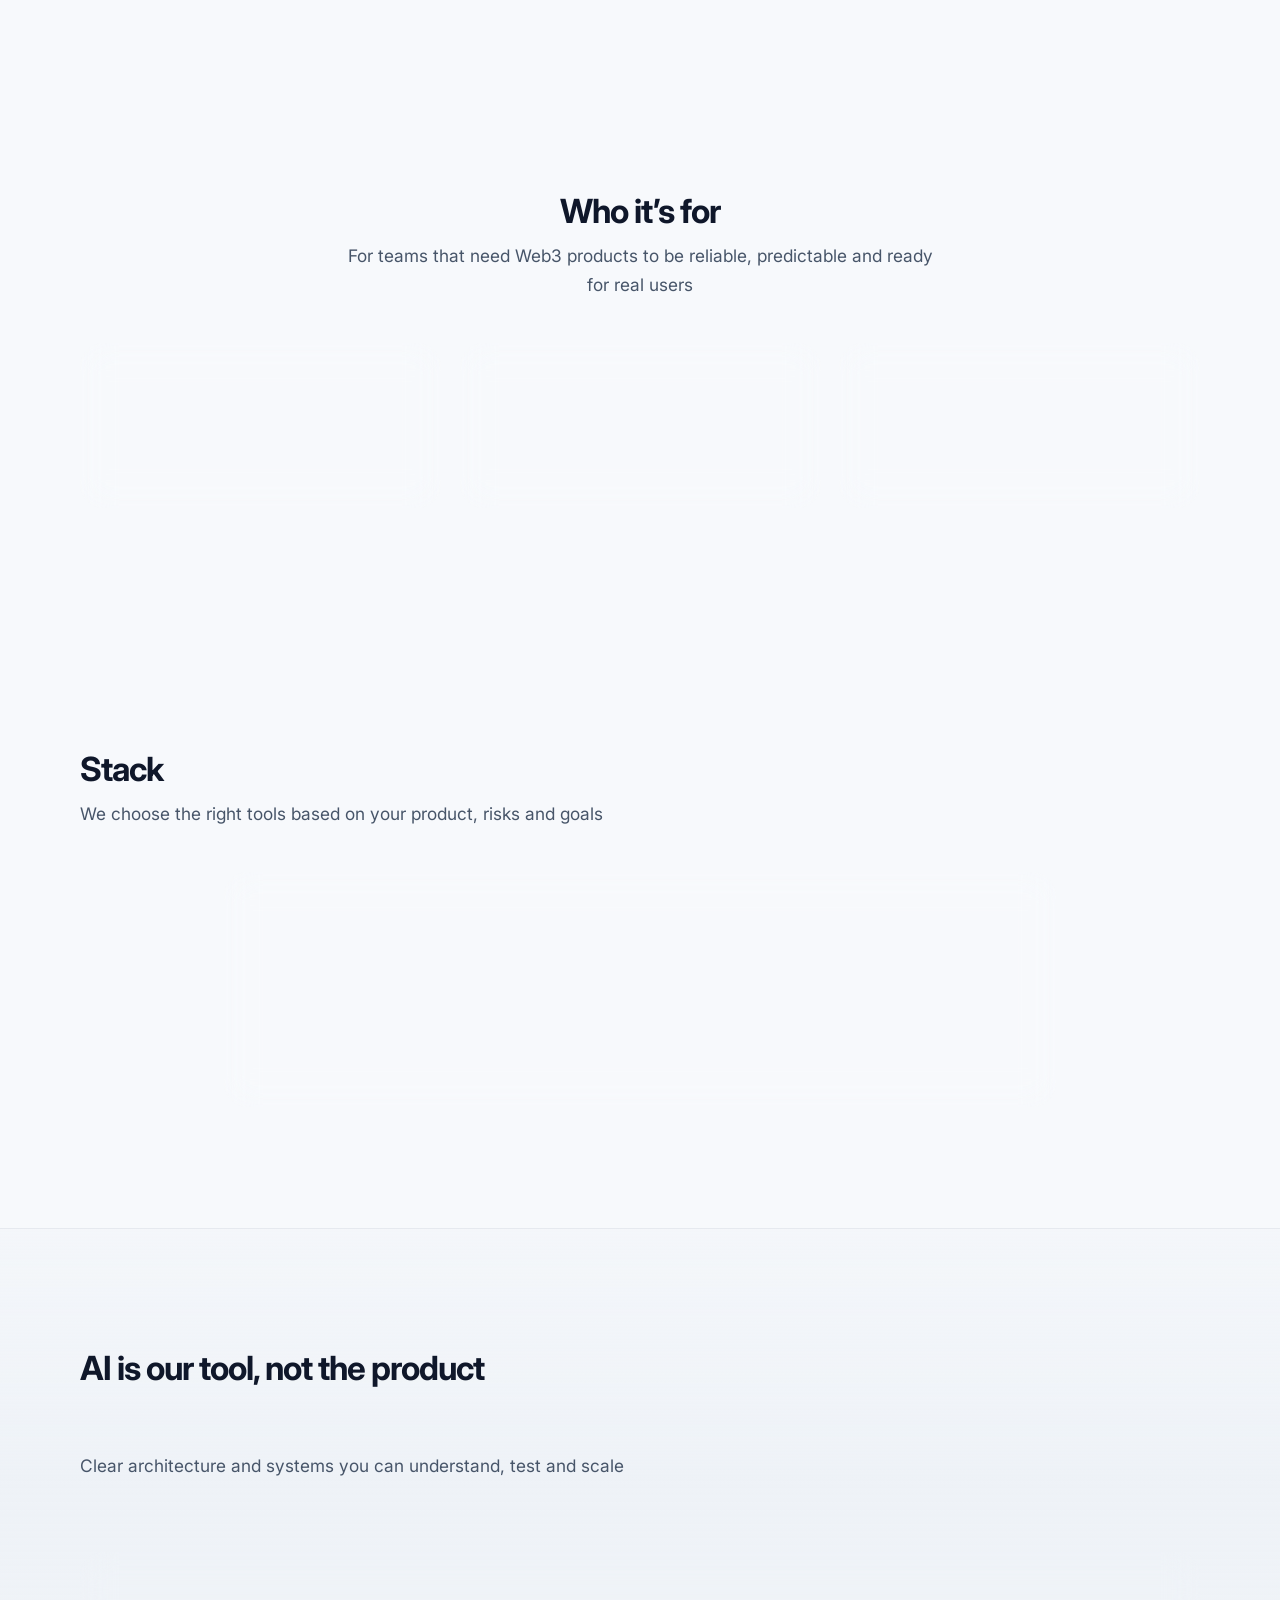
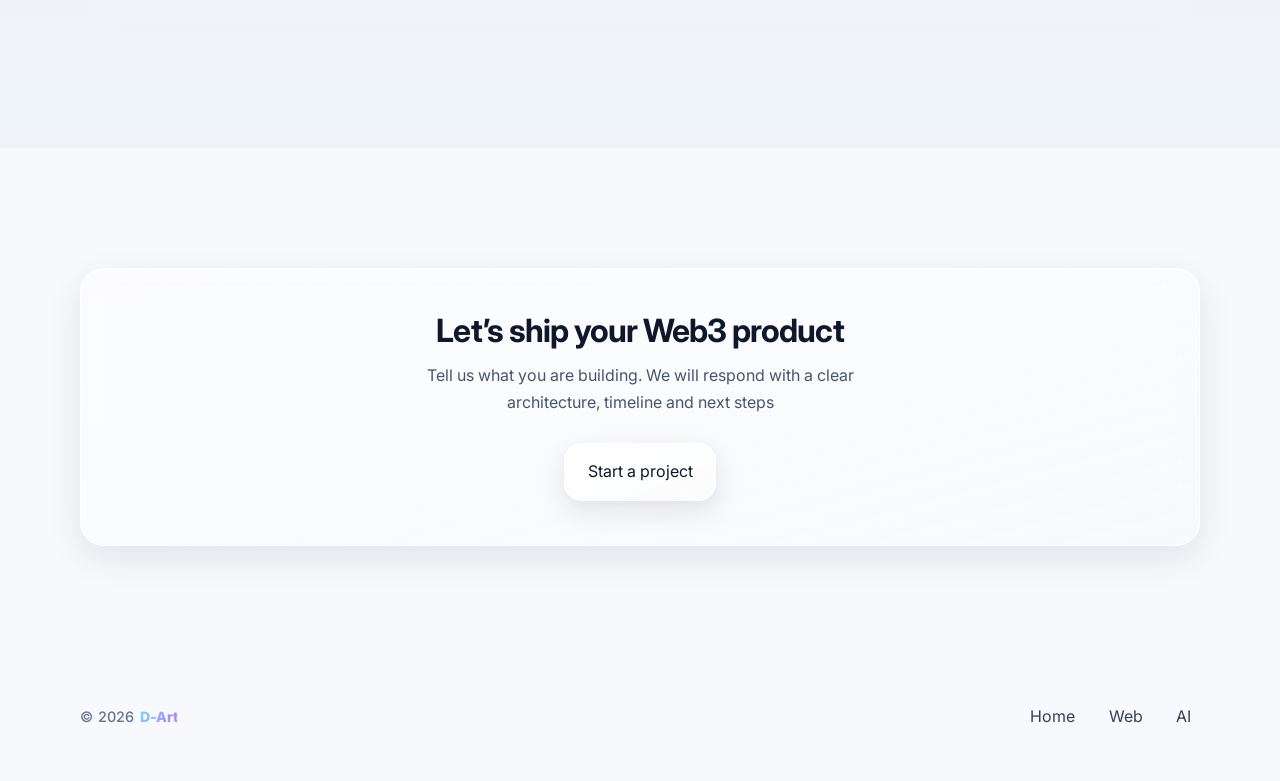
<file: web3-development.html>
<!doctype html>
<html lang="en">
  <head>
    <meta charset="UTF-8" />
    <meta name="viewport" content="width=device-width, initial-scale=1.0" />
    <title>Web3 Development | D-Art</title>
    <meta
      name="description"
      content="Web3 development: smart contracts, tokens, DeFi and DApps — decentralized by design, production-ready by default."
    />
    <link rel="preconnect" href="https://fonts.googleapis.com" />
    <link rel="preconnect" href="https://fonts.gstatic.com" crossorigin />
    <link
      href="https://fonts.googleapis.com/css2?family=Inter:wght@400;500;600;700;800&family=JetBrains+Mono:wght@400;500;600&display=swap"
      rel="stylesheet"
    />
    <link rel="stylesheet" href="styles.css" />
    <link rel="stylesheet" href="contact-widget.css" />
    <link rel="icon" href="favicon.svg" type="image/svg+xml" />
  </head>
  <body class="page-web3">
    <div class="site-bg-orb orb-1" data-parallax></div>
    <div class="site-bg-orb orb-2" data-parallax></div>

    <header class="topbar glass" id="topbar">
      <a href="index.html" class="brand"><span class="brand__mark">D-</span><span class="brand__art">Art</span></a>
      <button
        type="button"
        class="nav-toggle"
        id="nav-toggle"
        aria-label="Open menu"
        aria-expanded="false"
        aria-controls="site-nav"
      >
        <span class="nav-toggle__bar"></span>
        <span class="nav-toggle__bar"></span>
        <span class="nav-toggle__bar"></span>
      </button>
      <nav class="nav" id="site-nav">
        <a href="index.html">Home</a>
        <a href="web-development.html">Web</a>
        <a href="web3-development.html" aria-current="page">Web3</a>
        <a href="ai-development.html">AI Development</a>
        <div class="lang-switch" role="group" aria-label="Language">
          <a href="web3-development.html" class="lang-switch__link lang-switch__link--active" hreflang="en">EN</a>
          <span class="lang-switch__sep" aria-hidden="true">·</span>
          <a href="ru/web3-development.html" class="lang-switch__link" hreflang="ru">RU</a>
        </div>
      </nav>
    </header>

    <main>
      <section class="page-hero page-hero--split page-hero--web3 section page-section" id="hero">
        <div class="page-hero__bg" aria-hidden="true"></div>
        <div class="page-hero__layout container">
          <div class="page-hero__copy">
            <div class="hero-content page-hero__inner">
              <p class="kicker">Web3 development</p>
              <h1 class="page-hero__title">
                Decentralized products that <span class="animated-gradient-text">work in real markets</span>
              </h1>
              <p class="subtitle page-hero__subtitle">
                Smart contracts, tokens and DApps built for security, clarity and real liquidity. No hype, only working systems
              </p>
            </div>
          </div>
          <div class="page-hero__web3-card">
            <div class="web3-hero-panel glass">
              <div class="web3-hero-panel__head">
                <span class="web3-hero-panel__live"></span>
                <span class="web3-hero-panel__title">Ethereum · mainnet</span>
              </div>
              <div class="web3-hero-panel__stats">
                <div>
                  <span class="web3-hero-panel__label">Block</span>
                  <span class="mono web3-hero-panel__value" id="web3-hero-block">19,284,102</span>
                </div>
                <div>
                  <span class="web3-hero-panel__label">Gas</span>
                  <span class="mono web3-hero-panel__value">24 gwei</span>
                </div>
              </div>
              <div class="web3-hero-panel__spark" aria-hidden="true">
                <span></span><span></span><span></span><span></span><span></span><span></span
                ><span></span><span></span>
              </div>
              <p class="web3-hero-panel__hint mono">synced · public RPC · demo stats</p>
            </div>
          </div>
        </div>
      </section>

      <section class="web3-tx-river" aria-hidden="true">
        <div class="web3-tx-river__fade web3-tx-river__fade--left"></div>
        <div class="web3-tx-river__fade web3-tx-river__fade--right"></div>
        <div class="web3-tx-river__row">
          <div class="web3-tx-river__track">
            <span class="mono"
              >confirmed 0x7f2a…b91 · ERC-20 transfer · block 19,284,102 · 12 confirmations</span
            >
            <span class="mono"
              >confirmed 0x7f2a…b91 · ERC-20 transfer · block 19,284,102 · 12 confirmations</span
            >
          </div>
        </div>
        <div class="web3-tx-river__row web3-tx-river__row--b">
          <div class="web3-tx-river__track">
            <span class="mono"
              >contract 0x4d…e8 · verified · solidity 0.8.23 · optimizer 200 runs</span
            >
            <span class="mono"
              >contract 0x4d…e8 · verified · solidity 0.8.23 · optimizer 200 runs</span
            >
          </div>
        </div>
      </section>

      <section class="web3-crypto-strip section section--compact">
        <div class="container">
          <p class="web3-crypto-strip__label">Chains &amp; assets we ship with</p>
          <ul class="web3-crypto-strip__list" role="list">
            <li>
              <span class="web3-crypto-icon" title="Bitcoin">
                <svg viewBox="0 0 32 32" aria-hidden="true" class="web3-crypto-icon__svg">
                  <circle cx="16" cy="16" r="15" fill="#F7931A" />
                  <text
                    x="16"
                    y="21"
                    text-anchor="middle"
                    fill="#fff"
                    font-size="14"
                    font-weight="800"
                    font-family="Inter,sans-serif"
                  >
                    ₿
                  </text>
                </svg>
                <span class="web3-crypto-icon__name">Bitcoin</span>
              </span>
            </li>
            <li>
              <span class="web3-crypto-icon" title="Ethereum">
                <svg viewBox="0 0 32 32" aria-hidden="true" class="web3-crypto-icon__svg">
                  <circle cx="16" cy="16" r="15" fill="#627EEA" />
                  <path fill="#fff" d="M16 6l7.5 12.5L16 17l-7.5 1.5L16 6z" opacity=".95" />
                  <path fill="#C1CCF7" d="M16 17l7.5 4.5L16 26l-7.5-4.5L16 17z" />
                  <path fill="#fff" d="M16 17V6l7.5 12.5L16 17z" opacity=".45" />
                </svg>
                <span class="web3-crypto-icon__name">Ethereum</span>
              </span>
            </li>
            <li>
              <span class="web3-crypto-icon" title="Solana">
                <svg viewBox="0 0 32 32" aria-hidden="true" class="web3-crypto-icon__svg">
                  <defs>
                    <linearGradient id="solG" x1="0%" y1="0%" x2="100%" y2="100%">
                      <stop offset="0%" stop-color="#9945FF" />
                      <stop offset="100%" stop-color="#14F195" />
                    </linearGradient>
                  </defs>
                  <circle cx="16" cy="16" r="15" fill="url(#solG)" />
                  <path
                    fill="#fff"
                    d="M9 20.5l2.2-2.2h11.4l-2.1 2.2H9zm0-4.5l2.2-2.2h11.4l-2.1 2.2H9zm11.8-4.5L23 9.5H11.6l-2.1 2.2h11.3z"
                  />
                </svg>
                <span class="web3-crypto-icon__name">Solana</span>
              </span>
            </li>
            <li>
              <span class="web3-crypto-icon" title="Arbitrum">
                <svg viewBox="0 0 32 32" aria-hidden="true" class="web3-crypto-icon__svg">
                  <circle cx="16" cy="16" r="15" fill="#28A0F0" />
                  <path
                    fill="#fff"
                    d="M16 8l6 10h-3.2l-1.2-2h-3.2L16 8zm-4.8 12h3.2l1.6-2.5h3.2L16 24l-4.8-4z"
                  />
                </svg>
                <span class="web3-crypto-icon__name">Arbitrum</span>
              </span>
            </li>
            <li>
              <span class="web3-crypto-icon" title="Base">
                <svg viewBox="0 0 32 32" aria-hidden="true" class="web3-crypto-icon__svg">
                  <circle cx="16" cy="16" r="15" fill="#0052FF" />
                  <path
                    fill="#fff"
                    d="M16 22c-3.3 0-6-2.7-6-6s2.7-6 6-6 6 2.7 6 6-2.7 6-6 6z"
                  />
                </svg>
                <span class="web3-crypto-icon__name">Base</span>
              </span>
            </li>
          </ul>
        </div>
      </section>

      <section class="section section-diagonal page-section" id="decentralization">
        <div class="container">
          <header class="section-header section-header--center">
            <h2>Why decentralization matters</h2>
            <p class="section-lead section-lead--center">
              Decentralization gives you control, transparency and predictable execution without relying on a central authority
            </p>
          </header>
          <div class="web3-pillar-grid">
            <article class="web3-pillar glass">
              <span class="web3-pillar__icon" aria-hidden="true">⬡</span>
              <h3>No single point of control</h3>
              <p>
                No single point of failure. Rules are enforced by code and changes are transparent and controlled
              </p>
            </article>
            <article class="web3-pillar glass">
              <span class="web3-pillar__icon" aria-hidden="true">◎</span>
              <h3>Sovereign ownership</h3>
              <p>
                Users own their assets and data. Your product is not locked into a single platform or provider
              </p>
            </article>
            <article class="web3-pillar glass">
              <span class="web3-pillar__icon" aria-hidden="true">✓</span>
              <h3>Verifiable execution</h3>
              <p>
                All operations are transparent and verifiable. Systems can rely on data instead of trust
              </p>
            </article>
          </div>
        </div>
      </section>

      <section class="section section-split page-section" id="what-we-build">
        <div class="container">
          <header class="section-header">
            <h2>What we build</h2>
            <p class="section-lead">
              From token launches to full protocol systems. Built for real usage, audits and long term growth
            </p>
          </header>

          <div class="web3-build-grid">
            <article class="web3-card web3-card--accent glass hover-lift">
              <div class="web3-card__icon-wrap" aria-hidden="true">
                <svg class="web3-card__icon" viewBox="0 0 24 24" fill="none" stroke="currentColor">
                  <path
                    stroke-width="1.75"
                    stroke-linecap="round"
                    d="M4 7h16M4 12h10M4 17h6"
                  />
                  <circle cx="18" cy="12" r="3" stroke-width="1.75" />
                </svg>
              </div>
              <h3>Smart contracts</h3>
              <p class="web3-card__desc">
                Secure smart contracts with clear structure, upgrade options and full control over permissions
              </p>
            </article>

            <article class="web3-card web3-card--accent-b glass hover-lift">
              <div class="web3-card__icon-wrap" aria-hidden="true">
                <svg class="web3-card__icon" viewBox="0 0 24 24" fill="none" stroke="currentColor">
                  <circle cx="12" cy="12" r="9" stroke-width="1.75" />
                  <path stroke-width="1.75" d="M12 7v10M8 10h8M8 14h8" />
                </svg>
              </div>
              <h3>Tokens &amp; economics</h3>
              <p class="web3-card__desc">
                Token models with clear economics, vesting and incentives aligned with long term growth
              </p>
            </article>

            <article class="web3-card web3-card--accent-c glass hover-lift">
              <div class="web3-card__icon-wrap" aria-hidden="true">
                <svg class="web3-card__icon" viewBox="0 0 24 24" fill="none" stroke="currentColor">
                  <rect x="4" y="4" width="16" height="16" rx="2" stroke-width="1.75" />
                  <path stroke-width="1.75" d="M9 9h6v6H9z" />
                </svg>
              </div>
              <h3>DApps &amp; wallets</h3>
              <p class="web3-card__desc">
                User friendly DApps and wallet integrations with secure transactions and smooth user experience
              </p>
            </article>

            <article class="web3-card web3-card--accent-d glass hover-lift">
              <div class="web3-card__icon-wrap" aria-hidden="true">
                <svg class="web3-card__icon" viewBox="0 0 24 24" fill="none" stroke="currentColor">
                  <path
                    stroke-width="1.75"
                    stroke-linecap="round"
                    d="M4 18h16M6 14l4-4 4 4 4-6"
                  />
                </svg>
              </div>
              <h3>Trading &amp; DeFi</h3>
              <p class="web3-card__desc">
                Trading and DeFi systems with automation, integrations and built in risk controls
              </p>
            </article>
          </div>
        </div>
      </section>

      <section class="section section-diagonal-reverse page-section" id="chart">
        <div class="container">
          <header class="section-header section-header--center">
            <h2>Markets move fast. Your product should too</h2>
            <p class="section-lead section-lead--center">
              We build systems that stay stable under load and perform in real market conditions
            </p>
          </header>
          <div class="web3-chart-card glass">
            <div class="web3-chart-card__head">
              <span class="web3-chart-card__pair mono">ETH / USD · demo</span>
              <span class="web3-chart-card__badge">24h</span>
            </div>
            <div class="web3-chart-card__canvas-wrap">
              <canvas id="web3-chart-canvas" aria-label="Illustrative price activity chart"></canvas>
            </div>
            <p class="web3-chart-card__footnote mono">
              Illustrative series — not financial advice or live market data.
            </p>
          </div>
        </div>
      </section>

      <section class="section page-section" id="use-cases">
        <div class="container">
          <header class="section-header section-header--center">
            <h2>Who it’s for</h2>
            <p class="section-lead section-lead--center">
              For teams that need Web3 products to be reliable, predictable and ready for real users
            </p>
          </header>

          <div class="usecases-grid">
            <article class="usecase-card glass">
              <h3>Startups</h3>
              <p>
                Launch your token or MVP quickly with a clear path to scale and audit
              </p>
            </article>
            <article class="usecase-card glass">
              <h3>Protocols</h3>
              <p>
                Extend your protocol with new modules and integrations that remain stable across upgrades
              </p>
            </article>
            <article class="usecase-card glass">
              <h3>Traders &amp; desks</h3>
              <p>
                Automation and integrations with clear risk controls and full visibility of operations
              </p>
            </article>
          </div>
        </div>
      </section>

      <section class="section page-section" id="stack">
        <div class="container">
          <header class="section-header">
            <h2>Stack</h2>
            <p class="section-lead">
              We choose the right tools based on your product, risks and goals
            </p>
          </header>

          <div class="stack-grid glass web3-stack-wide">
            <div class="stack-item">Solidity · Foundry · Hardhat</div>
            <div class="stack-item">EVM · L2s · cross-chain messaging</div>
            <div class="stack-item">ethers.js · viem · Web3Auth</div>
            <div class="stack-item">The Graph · subsquid · custom indexers</div>
            <div class="stack-item">OpenZeppelin · audits · formal review</div>
            <div class="stack-item">Safe · multisig · timelocks</div>
          </div>
        </div>
      </section>

      <section
        class="section section-split page-section"
        id="ai-power"
        data-pipeline-typewriter
      >
        <div class="container">
          <header class="section-header">
            <h2 class="pipeline-tw-heading">AI is our tool, not the product</h2>
            <p class="section-lead pipeline-tw-lead">
              Clear architecture and systems you can understand, test and scale
            </p>
          </header>
          <div class="pipeline-wrap glass">
            <div class="pipeline-light" aria-hidden="true"></div>
            <div class="pipeline" role="list">
              <span class="pipeline-step" role="listitem">Discovery</span>
              <span class="pipeline-step" role="listitem">Architecture</span>
              <span class="pipeline-step" role="listitem">Contracts</span>
              <span class="pipeline-step" role="listitem">Testnet</span>
              <span class="pipeline-step" role="listitem">Mainnet</span>
            </div>
          </div>
        </div>
      </section>

      <section class="section section-final page-section" id="cta">
        <div class="container final-cta glass web3-final-cta">
          <h2>Let’s ship your Web3 product</h2>
          <p class="final-cta__lead">
            Tell us what you are building. We will respond with a clear architecture, timeline and next steps
          </p>
          <button type="button" class="btn btn-glass" data-cw-start>Start a project</button>
        </div>
      </section>
    </main>

    <footer class="footer">
      <div class="container footer-inner">
        <p class="footer-cr">
          <span class="footer-year">© 2026</span>
          <span class="footer-name">D-Art</span>
        </p>
        <div class="footer-links">
          <a href="index.html">Home</a>
          <a href="web-development.html">Web</a>
          <a href="ai-development.html">AI</a>
        </div>
      </div>
    </footer>

    <script src="script.js"></script>
    <script
      src="contact-widget.js"
      defer
      data-telegram-url="https://t.me/"
      data-api-same-origin="true"
    ></script>
  </body>
</html>
</file>
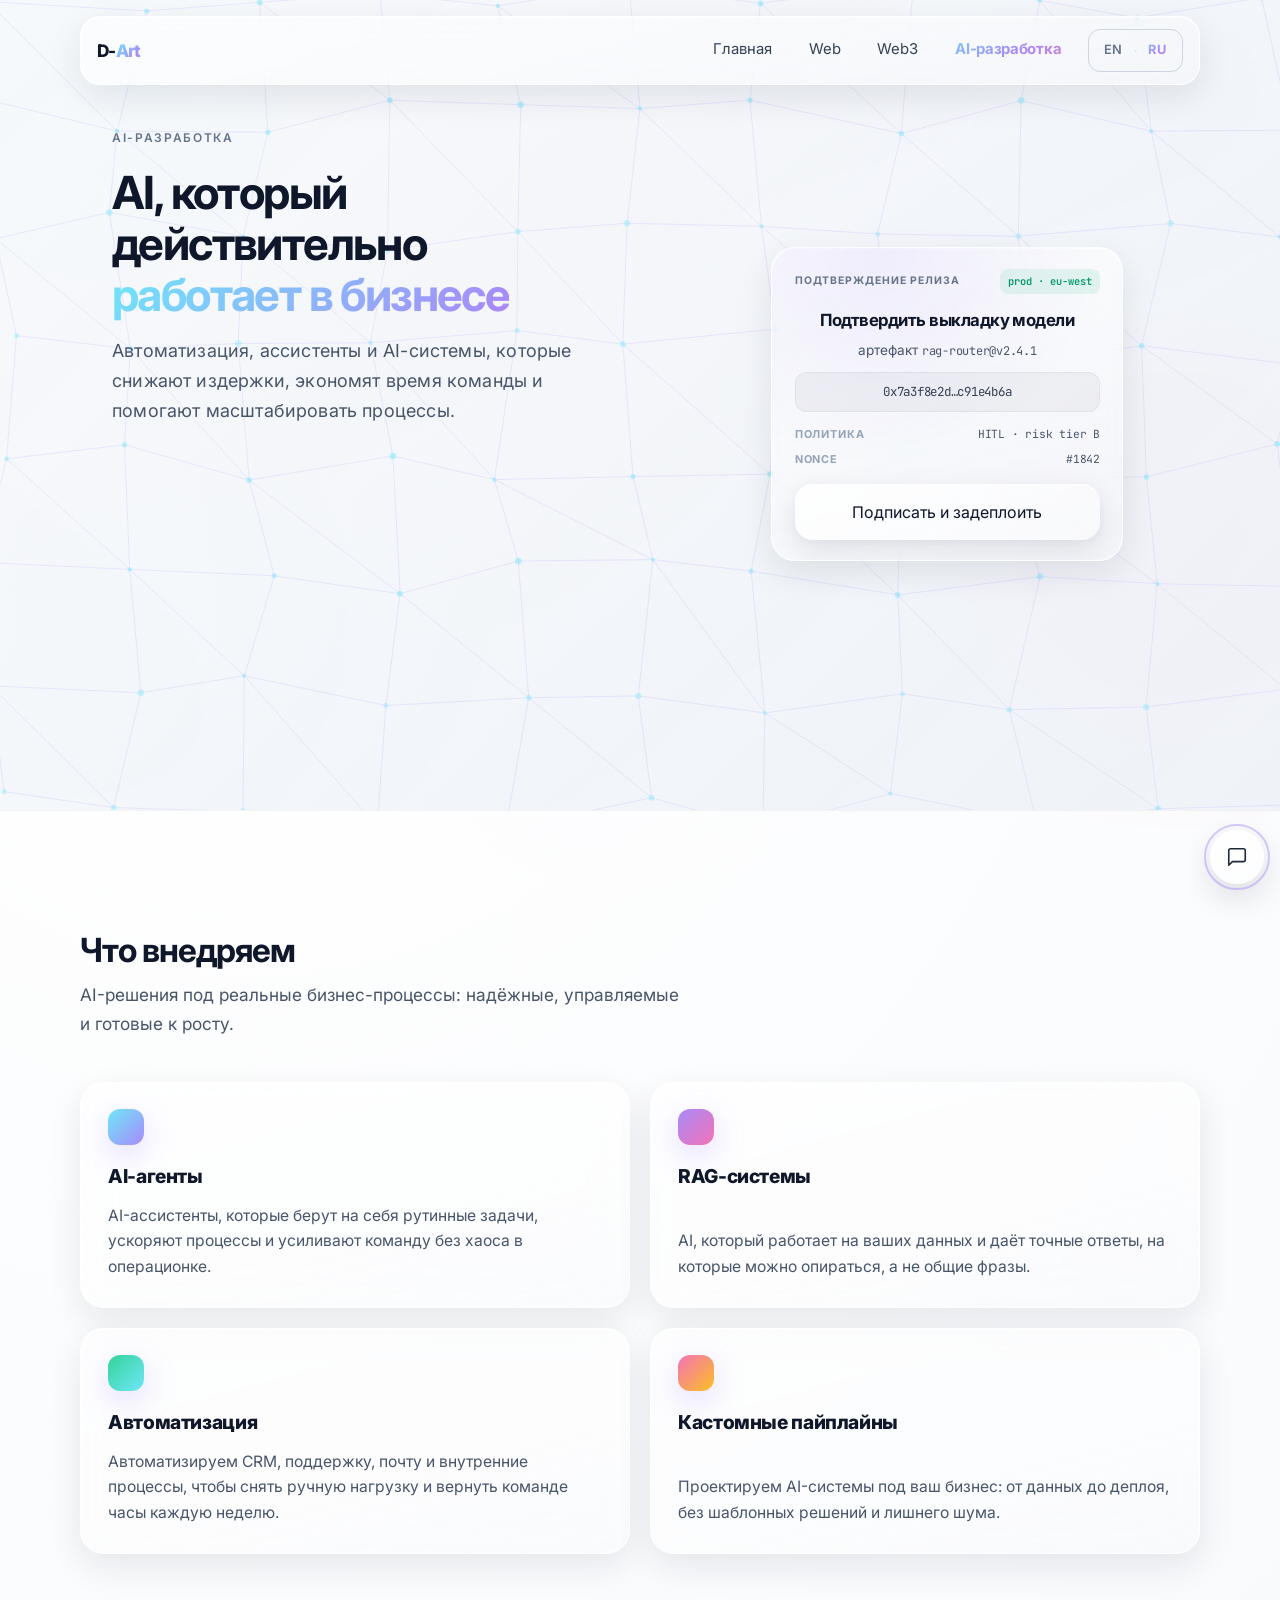
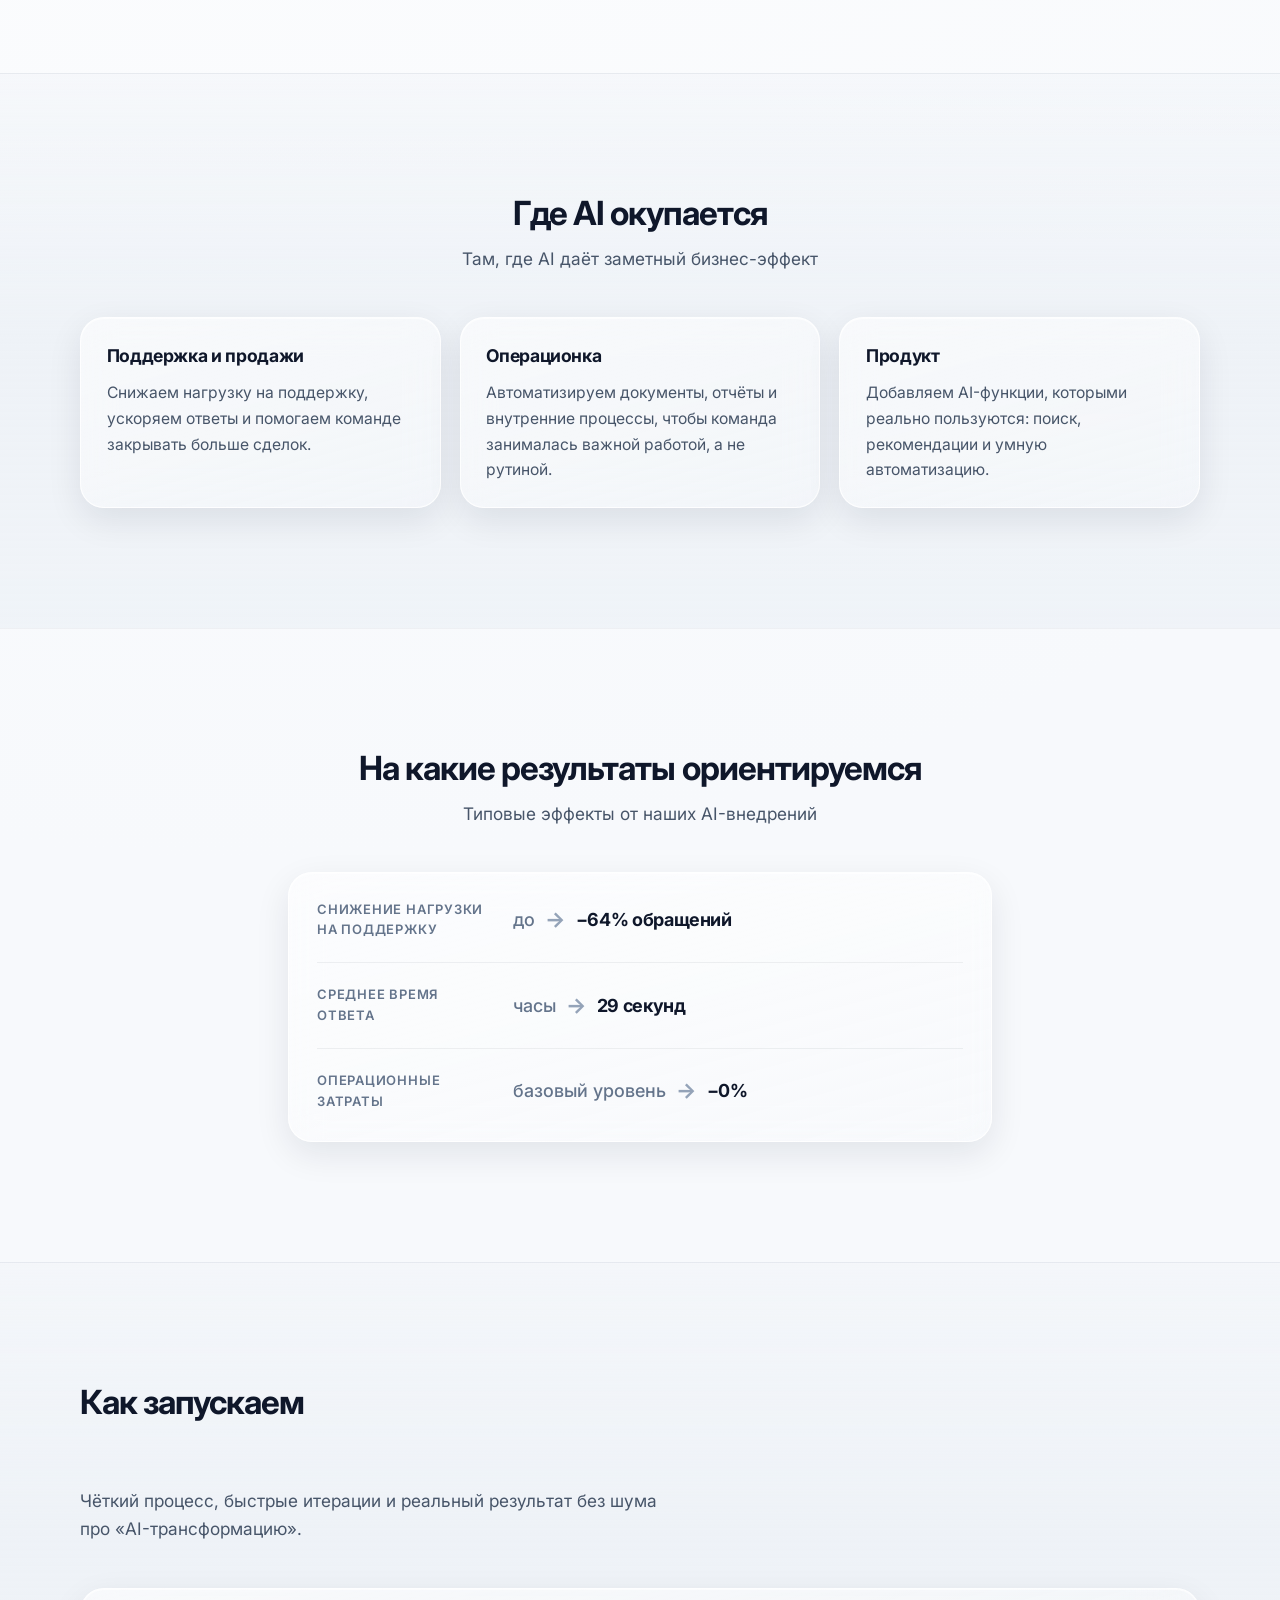
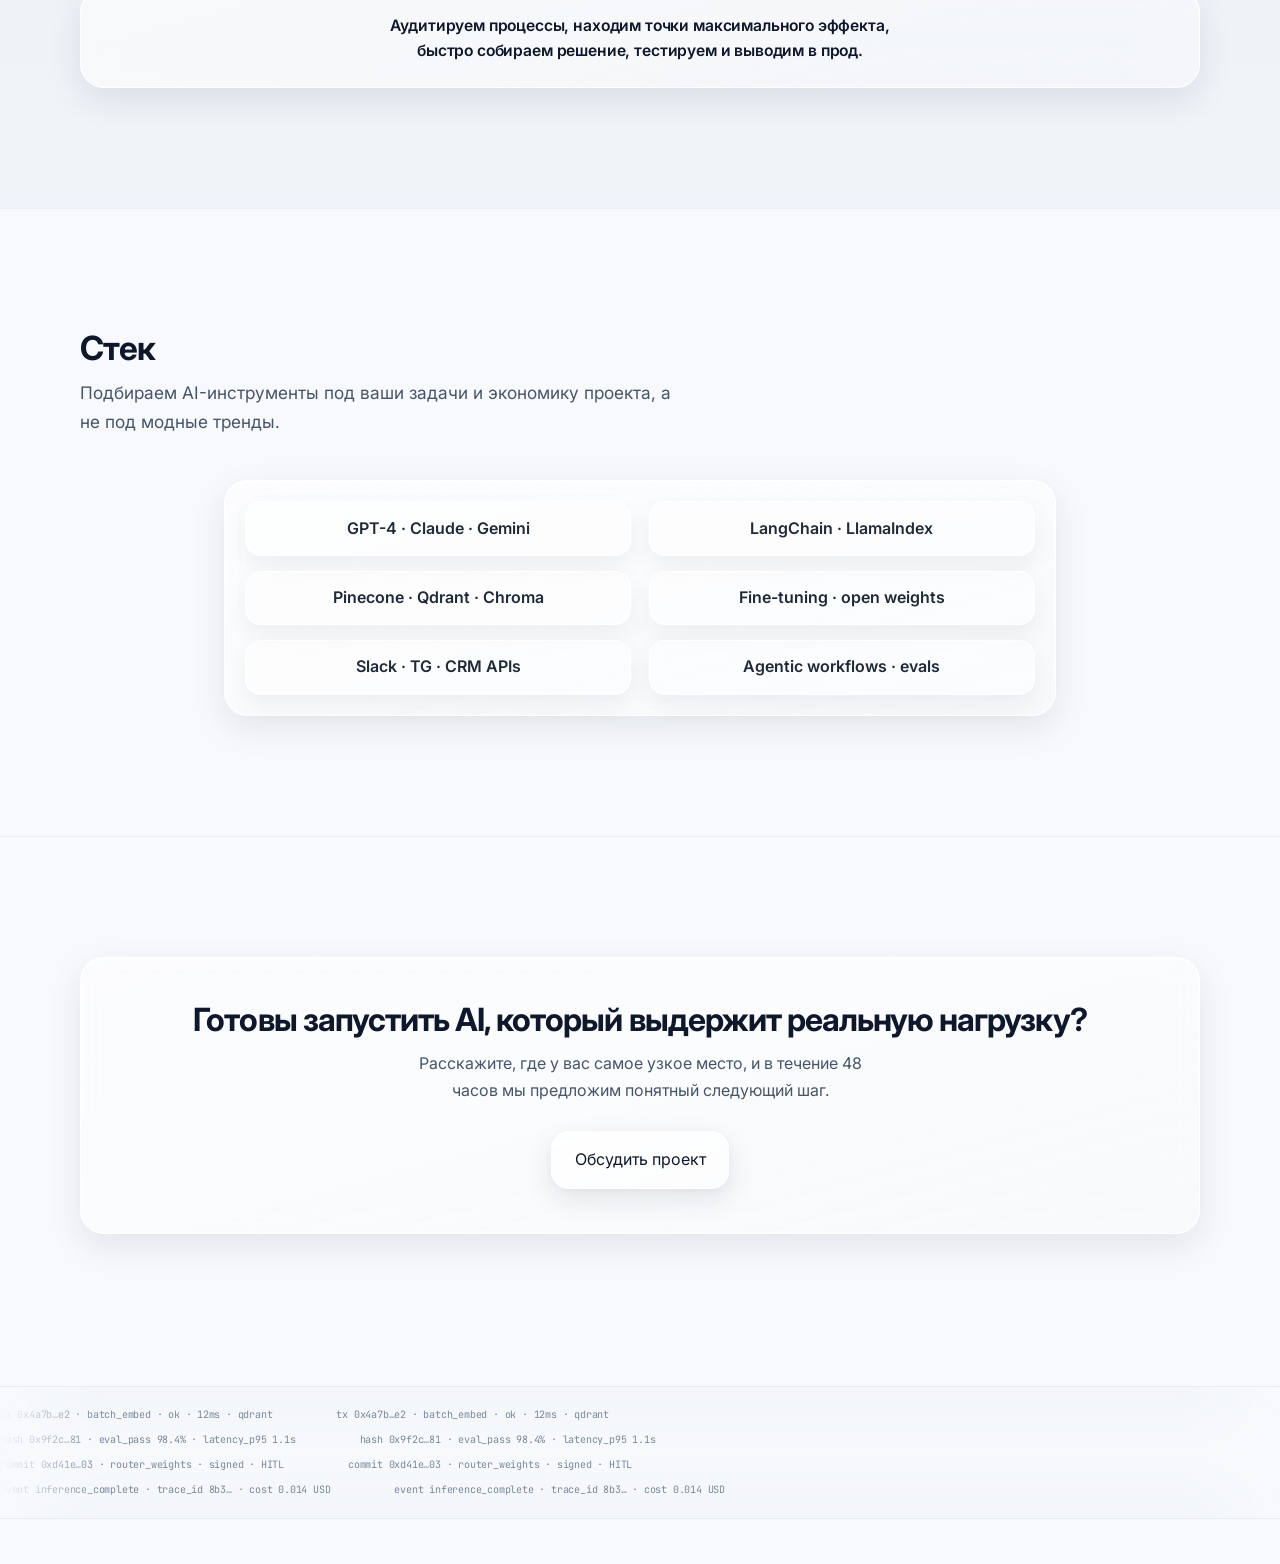
<file: ru/ai-development.html>
﻿<!doctype html>
<html lang="ru">
  <head>
    <meta charset="UTF-8" />
    <meta name="viewport" content="width=device-width, initial-scale=1.0" />
    <title>AI-разработка | D-Art</title>
    <meta
      name="description"
      content="AI-разработка с реальной окупаемостью: AI-агенты, RAG-системы и автоматизация для production, а не для демо."
    />
    <link rel="preconnect" href="https://fonts.googleapis.com" />
    <link rel="preconnect" href="https://fonts.gstatic.com" crossorigin />
    <link
      href="https://fonts.googleapis.com/css2?family=Inter:wght@400;500;600;700;800&family=JetBrains+Mono:wght@400;500;600&display=swap"
      rel="stylesheet"
    />
    <link rel="stylesheet" href="styles.css" />
    <link rel="stylesheet" href="contact-widget.css" />
    <link rel="icon" href="../favicon.svg" type="image/svg+xml" />
  </head>
  <body class="page-ai">
    <div class="site-bg-orb orb-1" data-parallax></div>
    <div class="site-bg-orb orb-2" data-parallax></div>

    <header class="topbar glass" id="topbar">
      <a href="index.html" class="brand"><span class="brand__mark">D-</span><span class="brand__art">Art</span></a>
      <button
        type="button"
        class="nav-toggle"
        id="nav-toggle"
        aria-label="Открыть меню"
        aria-expanded="false"
        aria-controls="site-nav"
      >
        <span class="nav-toggle__bar"></span>
        <span class="nav-toggle__bar"></span>
        <span class="nav-toggle__bar"></span>
      </button>
      <nav class="nav" id="site-nav">
        <a href="index.html">Главная</a>
        <a href="web-development.html">Web</a>
        <a href="web3-development.html">Web3</a>
        <a href="ai-development.html" aria-current="page">AI-разработка</a>
        <div class="lang-switch" role="group" aria-label="Язык">
          <a href="../ai-development.html" class="lang-switch__link" hreflang="en">EN</a>
          <span class="lang-switch__sep" aria-hidden="true">·</span>
          <a href="ai-development.html" class="lang-switch__link lang-switch__link--active" hreflang="ru">RU</a>
        </div>
      </nav>
    </header>

    <main>
      <section class="page-hero page-hero--split page-hero--ai section page-section" id="hero">
        <canvas class="ai-mesh-canvas" id="ai-mesh-canvas" aria-hidden="true"></canvas>
        <div class="page-hero__bg" aria-hidden="true"></div>
        <div class="page-hero__layout container">
          <div class="page-hero__copy">
            <div class="hero-content page-hero__inner">
              <p class="kicker">AI-разработка</p>
              <h1 class="page-hero__title">
                AI, который действительно <span class="animated-gradient-text">работает в бизнесе</span>
              </h1>
              <p class="subtitle page-hero__subtitle">
                Автоматизация, ассистенты и AI-системы, которые снижают издержки, экономят время команды и помогают масштабировать процессы.
              </p>
            </div>
          </div>
          <div class="page-hero__sign">
            <div class="ai-sign-card glass" id="ai-sign-card">
              <div class="ai-sign-card__top">
                <span class="ai-sign-card__badge">Подтверждение релиза</span>
                <span class="ai-sign-card__net">prod · eu-west</span>
              </div>
              <p class="ai-sign-card__title">Подтвердить выкладку модели</p>
              <p class="ai-sign-card__artifact">
                артефакт <span class="mono">rag-router@v2.4.1</span>
              </p>
              <div class="ai-sign-card__hash mono" id="ai-sign-digest">
                0x7a3f8e2d…c91e4b6a
              </div>
              <ul class="ai-sign-card__meta">
                <li>
                  <span class="ai-sign-card__meta-label">Политика</span>
                  <span class="mono">HITL · risk tier B</span>
                </li>
                <li>
                  <span class="ai-sign-card__meta-label">Nonce</span>
                  <span class="mono" id="ai-sign-nonce">#1842</span>
                </li>
              </ul>
              <button type="button" class="ai-sign-card__btn btn btn-glass" id="ai-sign-btn">
                <span class="ai-sign-card__btn-text">Подписать и задеплоить</span>
                <span class="ai-sign-card__btn-spinner" aria-hidden="true"></span>
              </button>
              <div class="ai-sign-card__done" id="ai-sign-done" hidden>
                <span class="ai-sign-card__check" aria-hidden="true">✓</span>
                <p class="ai-sign-card__done-title">Коммит записан on-chain</p>
                <p class="ai-sign-card__tx mono" id="ai-sign-tx"></p>
                <p class="ai-sign-card__latency">Индексировано за <strong>1.2s</strong></p>
                <button type="button" class="ai-sign-card__reset" id="ai-sign-reset">Подписать снова</button>
              </div>
            </div>
          </div>
        </div>
      </section>

   

      <section class="section section-diagonal page-section" id="what-we-build">
        <div class="container">
          <header class="section-header">
            <h2>Что внедряем</h2>
            <p class="section-lead">
              AI-решения под реальные бизнес-процессы: надёжные, управляемые и готовые к росту.
            </p>
          </header>

          <div class="ai-build-grid">
            <article class="ai-feature-card glass hover-lift">
              <span class="ai-feature-card__mark" aria-hidden="true"></span>
              <h3>AI-агенты</h3>
              <p class="ai-feature-card__desc">
                AI-ассистенты, которые берут на себя рутинные задачи, ускоряют процессы и усиливают команду без хаоса в операционке.
              </p>
            </article>
            <article class="ai-feature-card glass hover-lift">
              <span class="ai-feature-card__mark ai-feature-card__mark--b" aria-hidden="true"></span>
              <h3>RAG-системы</h3>
              <p class="ai-feature-card__desc">
                AI, который работает на ваших данных и даёт точные ответы, на которые можно опираться, а не общие фразы.
              </p>
            </article>
            <article class="ai-feature-card glass hover-lift">
              <span class="ai-feature-card__mark ai-feature-card__mark--c" aria-hidden="true"></span>
              <h3>Автоматизация</h3>
              <p class="ai-feature-card__desc">
                Автоматизируем CRM, поддержку, почту и внутренние процессы, чтобы снять ручную нагрузку и вернуть команде часы каждую неделю.
              </p>
            </article>
            <article class="ai-feature-card glass hover-lift">
              <span class="ai-feature-card__mark ai-feature-card__mark--d" aria-hidden="true"></span>
              <h3>Кастомные пайплайны</h3>
              <p class="ai-feature-card__desc">
                Проектируем AI-системы под ваш бизнес: от данных до деплоя, без шаблонных решений и лишнего шума.
               </p>
            </article>
          </div>
        </div>
      </section>

      <section class="section section-split page-section" id="use-cases">
        <div class="container">
          <header class="section-header section-header--center">
            <h2>Где AI окупается</h2>
            <p class="section-lead section-lead--center">
              Там, где AI даёт заметный бизнес-эффект
            </p>
          </header>
          <div class="usecases-grid">
            <article class="usecase-card glass">
              <h3>Поддержка и продажи</h3>
              <p>
                Снижаем нагрузку на поддержку, ускоряем ответы и помогаем команде закрывать больше сделок.
              </p>
            </article>
            <article class="usecase-card glass">
              <h3>Операционка</h3>
              <p>
                Автоматизируем документы, отчёты и внутренние процессы, чтобы команда занималась важной работой, а не рутиной.
              </p>
            </article>
            <article class="usecase-card glass">
              <h3>Продукт</h3>
              <p>
                Добавляем AI-функции, которыми реально пользуются: поиск, рекомендации и умную автоматизацию.
              </p>
            </article>
          </div>
        </div>
      </section>

      <section class="section page-section" id="results">
        <div class="container">
          <header class="section-header section-header--center">
            <h2>На какие результаты ориентируемся</h2>
            <p class="section-lead section-lead--center">
              Типовые эффекты от наших AI-внедрений
            </p>
          </header>
          <div class="speed-comparison glass ai-results-panel">
            <div class="speed-row">
              <span class="speed-label">Снижение нагрузки на поддержку</span>
              <div class="speed-compare">
                <span class="speed-before">до</span>
                <span class="speed-arrow" aria-hidden="true">→</span>
                <span class="speed-after"
                  >−<span class="counter" data-target="65">0</span>% обращений</span
                >
              </div>
            </div>
            <div class="speed-row">
              <span class="speed-label">Среднее время ответа</span>
              <div class="speed-compare">
                <span class="speed-before">часы</span>
                <span class="speed-arrow" aria-hidden="true">→</span>
                <span class="speed-after"><span class="counter" data-target="30">0</span> секунд</span>
              </div>
            </div>
            <div class="speed-row">
              <span class="speed-label">Операционные затраты</span>
              <div class="speed-compare">
                <span class="speed-before">базовый уровень</span>
                <span class="speed-arrow" aria-hidden="true">→</span>
                <span class="speed-after"
                  >−<span class="counter" data-target="40">0</span>%</span
                >
              </div>
            </div>
          </div>
        </div>
      </section>

      <section
        class="section section-split page-section"
        id="ai-power"
        data-pipeline-typewriter
      >
        <div class="container">
          <header class="section-header">
            <h2 class="pipeline-tw-heading">Как запускаем</h2>
            <p class="section-lead pipeline-tw-lead">
              Чёткий процесс, быстрые итерации и реальный результат без шума про «AI-трансформацию».
            </p>
          </header>
          <div class="pipeline-wrap glass">
            <div class="pipeline-light" aria-hidden="true"></div>
            <div class="pipeline" role="list">
              <span class="pipeline-step" role="listitem">Аудитируем процессы, находим точки максимального эффекта, быстро собираем решение, тестируем и выводим в прод.</span>
             </div>
          </div>
        </div>
      </section>

      <section class="section page-section" id="stack">
        <div class="container">
          <header class="section-header">
            <h2>Стек</h2>
            <p class="section-lead">
              Подбираем AI-инструменты под ваши задачи и экономику проекта, а не под модные тренды.
            </p>
          </header>
          <div class="stack-grid glass ai-stack-grid">
            <div class="stack-item">GPT-4 · Claude · Gemini</div>
            <div class="stack-item">LangChain · LlamaIndex</div>
            <div class="stack-item">Pinecone · Qdrant · Chroma</div>
            <div class="stack-item">Fine-tuning · open weights</div>
            <div class="stack-item">Slack · TG · CRM APIs</div>
            <div class="stack-item">Agentic workflows · evals</div>
          </div>
        </div>
      </section>

      <section class="section section-final page-section" id="cta">
        <div class="container final-cta glass web3-final-cta">
          <h2>Готовы запустить AI, который выдержит реальную нагрузку?</h2>
          <p class="final-cta__lead">
            Расскажите, где у вас самое узкое место, и в течение 48 часов мы предложим понятный следующий шаг.
          </p>
          <button type="button" class="btn btn-glass" data-cw-start>Обсудить проект</button>
        </div>
      </section>
    </main>

    <footer class="footer">
      <section class="ai-hash-river" aria-hidden="true">
        <div class="ai-hash-river__fade ai-hash-river__fade--left"></div>
        <div class="ai-hash-river__fade ai-hash-river__fade--right"></div>
        <div class="ai-hash-river__row ai-hash-river__row--a">
          <div class="ai-hash-river__track">
            <span class="mono"
              >tx 0x4a7b…e2 · batch_embed · ok · 12ms · qdrant</span
            >
            <span class="mono"
              >tx 0x4a7b…e2 · batch_embed · ok · 12ms · qdrant</span
            >
          </div>
        </div>
        <div class="ai-hash-river__row ai-hash-river__row--b">
          <div class="ai-hash-river__track">
            <span class="mono"
              >hash 0x9f2c…81 · eval_pass 98.4% · latency_p95 1.1s</span
            >
            <span class="mono"
              >hash 0x9f2c…81 · eval_pass 98.4% · latency_p95 1.1s</span
            >
          </div>
        </div>
        <div class="ai-hash-river__row ai-hash-river__row--c">
          <div class="ai-hash-river__track">
            <span class="mono"
              >commit 0xd41e…03 · router_weights · signed · HITL</span
            >
            <span class="mono"
              >commit 0xd41e…03 · router_weights · signed · HITL</span
            >
          </div>
        </div>
        <div class="ai-hash-river__row ai-hash-river__row--d">
          <div class="ai-hash-river__track">
            <span class="mono"
              >event inference_complete · trace_id 8b3… · cost 0.014 USD</span
            >
            <span class="mono"
              >event inference_complete · trace_id 8b3… · cost 0.014 USD</span
            >
          </div>
        </div>
      </section>
    </footer>

    <script src="script.js"></script>
    <script
      src="contact-widget.js"
      defer
      data-telegram-url="https://t.me/"
      data-api-same-origin="true"
      data-cw-powered-by-url="https://d-art.space/ru/widget.html"
      data-cw-powered-by-text="Powered by D-Art"
    ></script>
  </body>
</html>
</file>
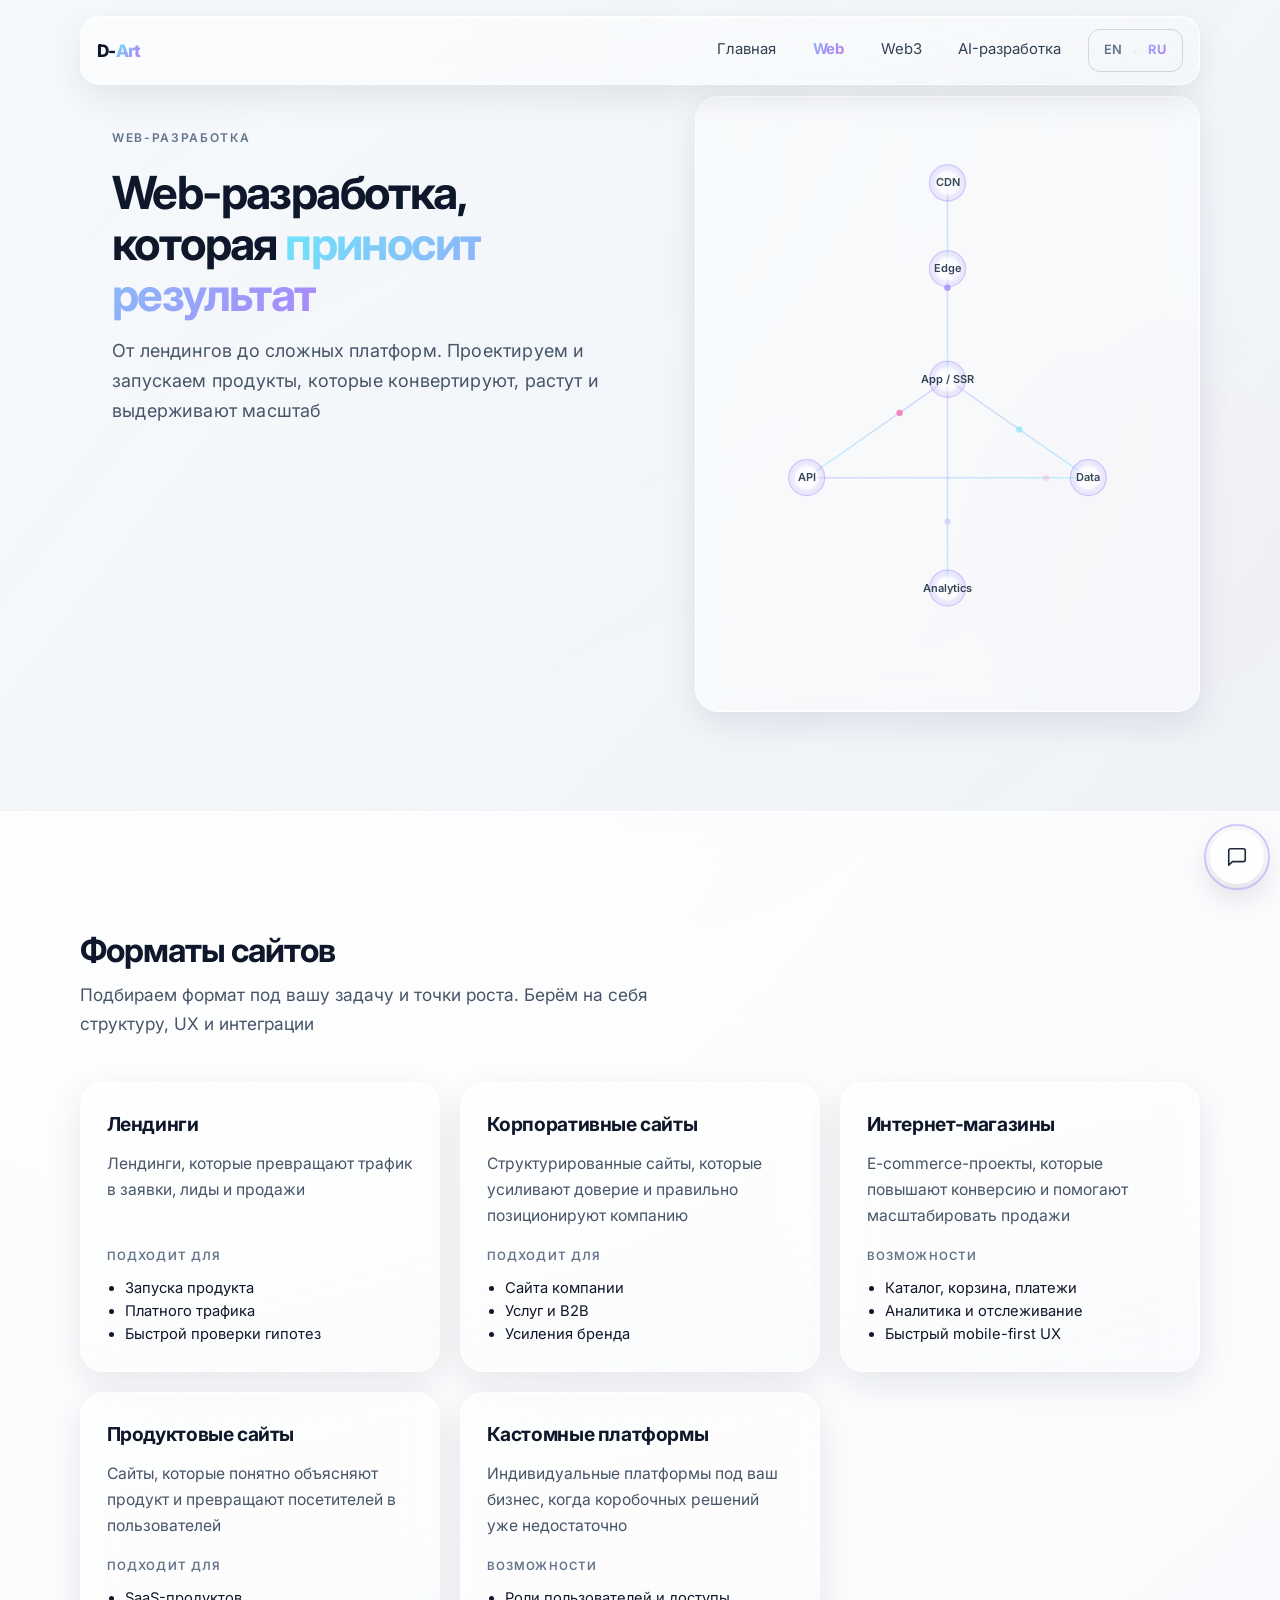
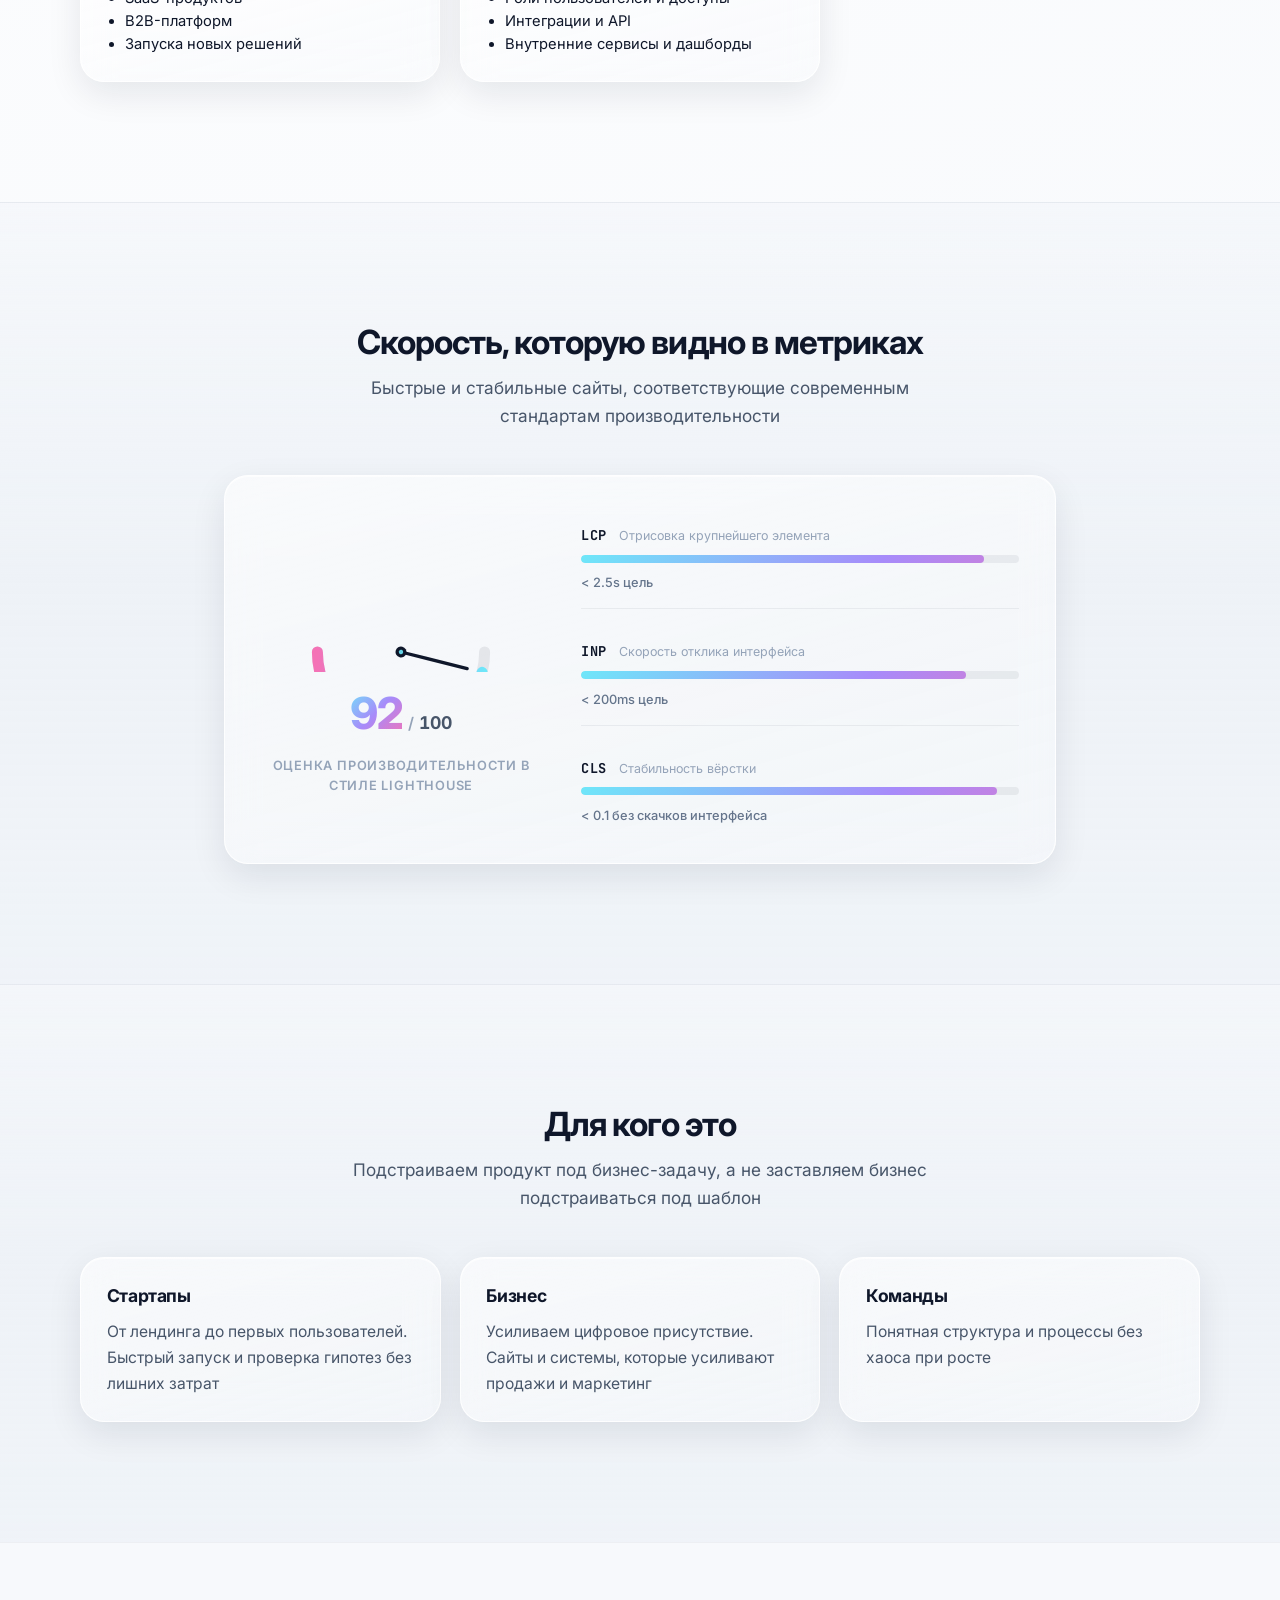
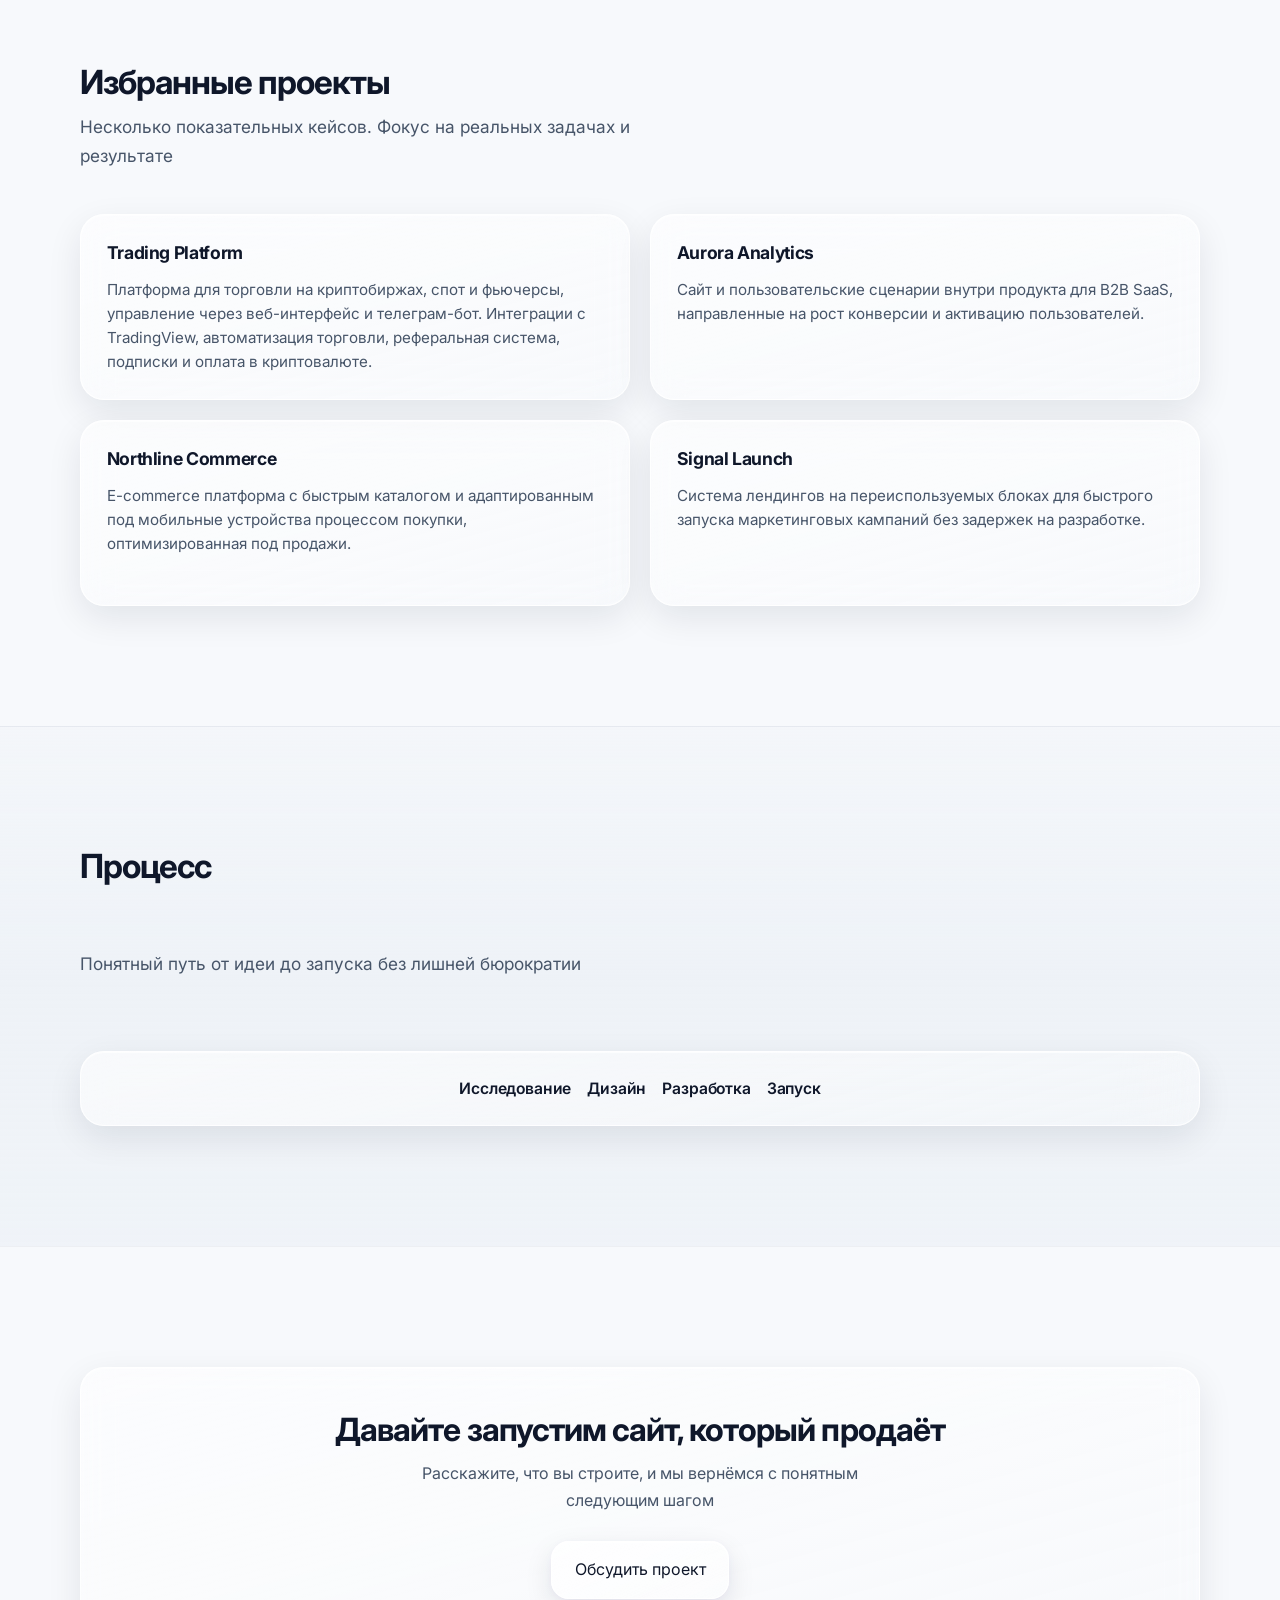
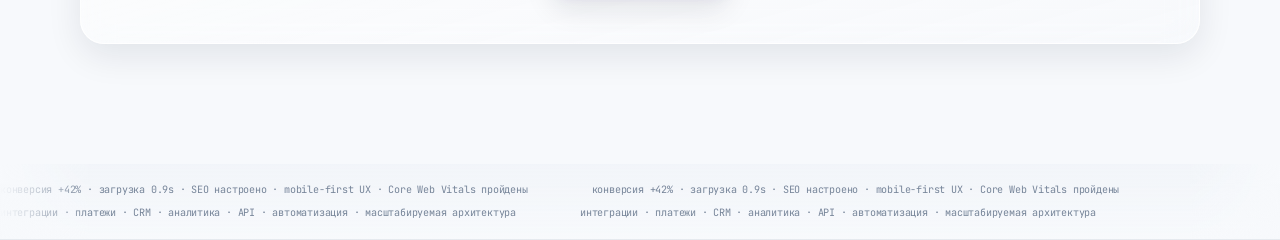
<file: ru/web-development.html>
﻿<!doctype html>
<html lang="ru">
  <head>
    <meta charset="UTF-8" />
    <meta name="viewport" content="width=device-width, initial-scale=1.0" />
    <title>Web-разработка | D-Art</title>
    <meta
      name="description"
      content="Web-разработка от лендингов до сложных платформ: скорость запуска, рост конверсии и архитектура под масштабирование."
    />
    <link rel="preconnect" href="https://fonts.googleapis.com" />
    <link rel="preconnect" href="https://fonts.gstatic.com" crossorigin />
    <link
      href="https://fonts.googleapis.com/css2?family=Inter:wght@400;500;600;700;800&family=JetBrains+Mono:wght@400;500&display=swap"
      rel="stylesheet"
    />
    <link rel="stylesheet" href="styles.css" />
    <link rel="stylesheet" href="contact-widget.css" />
    <link rel="icon" href="../favicon.svg" type="image/svg+xml" />
  </head>
  <body class="page-web">
    <div class="site-bg-orb orb-1" data-parallax></div>
    <div class="site-bg-orb orb-2" data-parallax></div>

    <header class="topbar glass" id="topbar">
      <a href="index.html" class="brand"><span class="brand__mark">D-</span><span class="brand__art">Art</span></a>
      <button
        type="button"
        class="nav-toggle"
        id="nav-toggle"
        aria-label="Открыть меню"
        aria-expanded="false"
        aria-controls="site-nav"
      >
        <span class="nav-toggle__bar"></span>
        <span class="nav-toggle__bar"></span>
        <span class="nav-toggle__bar"></span>
      </button>
      <nav class="nav" id="site-nav">
        <a href="index.html">Главная</a>
        <a href="web-development.html" aria-current="page">Web</a>
        <a href="web3-development.html">Web3</a>
        <a href="ai-development.html">AI-разработка</a>
        <div class="lang-switch" role="group" aria-label="Язык">
          <a href="../web-development.html" class="lang-switch__link" hreflang="en">EN</a>
          <span class="lang-switch__sep" aria-hidden="true">·</span>
          <a href="web-development.html" class="lang-switch__link lang-switch__link--active" hreflang="ru">RU</a>
        </div>
      </nav>
    </header>

    <main>
      <section class="page-hero page-hero--split section" id="hero">
        <div class="page-hero__bg" aria-hidden="true"></div>
        <div class="page-hero__layout container">
          <div class="page-hero__copy">
            <div class="hero-content page-hero__inner">
              <p class="kicker">Web-разработка</p>
              <h1 class="page-hero__title">
                Web-разработка, которая <span class="animated-gradient-text">приносит результат</span>
              </h1>
              <p class="page-hero__subtitle page-hero__lead">
                От лендингов до сложных платформ. Проектируем и запускаем продукты, которые конвертируют, растут и выдерживают масштаб
              </p>
            </div>
          </div>
          <div class="page-hero__arch" aria-hidden="true">
            <canvas class="web-arch-canvas" id="web-arch-canvas"></canvas>
          </div>
        </div>
      </section>

          <section class="section section-diagonal page-section" id="types">
        <div class="container">
          <header class="section-header">
            <h2>Форматы сайтов</h2>
            <p class="section-lead">
              Подбираем формат под вашу задачу и точки роста. Берём на себя структуру, UX и интеграции
            </p>
          </header>
          <div class="types-grid">
            <article class="type-card glass hover-lift">
              <h3>Лендинги</h3>
              <p class="type-card__desc">
                Лендинги, которые превращают трафик в заявки, лиды и продажи
              </p>
              <p class="type-card__meta-label">Подходит для</p>
              <ul class="type-card__bullets">
                <li>Запуска продукта</li>
                <li>Платного трафика</li>
                <li>Быстрой проверки гипотез</li>
              
            </article>

            <article class="type-card glass hover-lift">
              <h3>Корпоративные сайты</h3>
              <p class="type-card__desc">
                Структурированные сайты, которые усиливают доверие и правильно позиционируют компанию
              </p>
              <p class="type-card__meta-label">Подходит для</p>
              <ul class="type-card__bullets">
                <li>Сайта компании</li>
                <li>Услуг и B2B</li>
                <li>Усиления бренда</li>
                        </article>

            <article class="type-card glass hover-lift">
              <h3>Интернет-магазины</h3>
              <p class="type-card__desc">
                E-commerce-проекты, которые повышают конверсию и помогают масштабировать продажи
              </p>
              <p class="type-card__meta-label">Возможности</p>
              <ul class="type-card__bullets">
                <li>Каталог, корзина, платежи</li>
                <li>Аналитика и отслеживание</li>
                <li>Быстрый mobile-first UX</li>
              
                          </article>

            <article class="type-card glass hover-lift">
              <h3>Продуктовые сайты</h3>
              <p class="type-card__desc">
                Сайты, которые понятно объясняют продукт и превращают посетителей в пользователей
              </p>
              <p class="type-card__meta-label">Подходит для</p>
              <ul class="type-card__bullets">
                <li>SaaS-продуктов</li>
                <li>B2B-платформ</li>
                <li>Запуска новых решений</li>

            </article>

            <article class="type-card glass hover-lift">
              <h3>Кастомные платформы</h3>
              <p class="type-card__desc">
                Индивидуальные платформы под ваш бизнес, когда коробочных решений уже недостаточно
              </p>
              <p class="type-card__meta-label">Возможности</p>
              <ul class="type-card__bullets">
                <li>Роли пользователей и доступы</li>
                <li>Интеграции и API</li>
                <li>Внутренние сервисы и дашборды</li>

            </article>
          </div>
        </div>
      </section>

      <section class="section section-split page-section" id="web-performance">
        <div class="container">
          <header class="section-header section-header--center">
            <h2>Скорость, которую видно в метриках</h2>
            <p class="section-lead section-lead--center">
              Быстрые и стабильные сайты, соответствующие современным стандартам производительности
            </p>
          </header>
          <div class="web-perf-showcase glass">
            <div class="web-speedometer" id="web-speedometer">
              <svg
                class="web-speedometer__svg"
                viewBox="0 0 200 118"
                role="img"
                aria-labelledby="speedometer-title"
              >
                <title id="speedometer-title">Шкала оценки производительности</title>
                <defs>
                  <linearGradient id="webGaugeGrad" x1="0%" y1="0%" x2="100%" y2="0%">
                    <stop offset="0%" stop-color="#f472b6" />
                    <stop offset="50%" stop-color="#a78bfa" />
                    <stop offset="100%" stop-color="#6ee7f9" />
                  </linearGradient>
                </defs>
                <path
                  class="web-speedometer__track"
                  d="M 24 100 A 76 76 0 0 0 176 100"
                  fill="none"
                  stroke="rgba(15,23,42,0.08)"
                  stroke-width="10"
                  stroke-linecap="round"
                />
                <path
                  class="web-speedometer__fill"
                  id="web-speedometer-arc"
                  d="M 24 100 A 76 76 0 0 0 176 100"
                  fill="none"
                  stroke="url(#webGaugeGrad)"
                  stroke-width="10"
                  stroke-linecap="round"
                  pathLength="100"
                  stroke-dasharray="100"
                  stroke-dashoffset="100"
                />
                <g class="web-speedometer__needle-group" id="web-speedometer-needle-group" transform="translate(100,100)">
                  <line
                    class="web-speedometer__needle"
                    id="web-speedometer-needle"
                    x1="0"
                    y1="0"
                    x2="62"
                    y2="0"
                    stroke="#0f172a"
                    stroke-width="3"
                    stroke-linecap="round"
                  />
                  <circle cx="0" cy="0" r="5" fill="#0f172a" />
                  <circle cx="0" cy="0" r="2" fill="#6ee7f9" opacity="0.9" />
                </g>
              </svg>
              <div class="web-speedometer__readout">
                <span class="web-speedometer__value" id="speedometer-value">0</span>
                <span class="web-speedometer__slash">/</span>
                <span class="web-speedometer__max">100</span>
              </div>
              <p class="web-speedometer__caption">Оценка производительности в стиле Lighthouse</p>
            </div>
            <div class="web-perf-metrics">
              <div class="web-perf-metric" data-metric="lcp">
                <div class="web-perf-metric__head">
                  <span class="web-perf-metric__name">LCP</span>
                  <span class="web-perf-metric__tag">Отрисовка крупнейшего элемента</span>
                </div>
                <div class="web-perf-metric__bar">
                  <span class="web-perf-metric__fill" style="--fill: 0.92"></span>
                </div>
                <span class="web-perf-metric__target">&lt; 2.5s цель</span>
              </div>
              <div class="web-perf-metric" data-metric="inp">
                <div class="web-perf-metric__head">
                  <span class="web-perf-metric__name">INP</span>
                  <span class="web-perf-metric__tag">Скорость отклика интерфейса</span>
                </div>
                <div class="web-perf-metric__bar">
                  <span class="web-perf-metric__fill" style="--fill: 0.88"></span>
                </div>
                <span class="web-perf-metric__target">&lt; 200ms цель</span>
              </div>
              <div class="web-perf-metric" data-metric="cls">
                <div class="web-perf-metric__head">
                  <span class="web-perf-metric__name">CLS</span>
                  <span class="web-perf-metric__tag">Стабильность вёрстки</span>
                </div>
                <div class="web-perf-metric__bar">
                  <span class="web-perf-metric__fill" style="--fill: 0.95"></span>
                </div>
                <span class="web-perf-metric__target">&lt; 0.1 без скачков интерфейса</span>
              </div>
            </div>
          </div>
        </div>
      </section>

      <section class="section section-split page-section" id="use-cases">
        <div class="container">
          <header class="section-header section-header--center">
            <h2>Для кого это</h2>
            <p class="section-lead section-lead--center">
              Подстраиваем продукт под бизнес-задачу, а не заставляем бизнес подстраиваться под шаблон
            </p>
          </header>
          <div class="usecases-grid">
            <article class="usecase-card glass">
              <h3>Стартапы</h3>
              <p>
                От лендинга до первых пользователей. Быстрый запуск и проверка гипотез без лишних затрат
              </p>
            </article>
            <article class="usecase-card glass">
              <h3>Бизнес</h3>
              <p>
                Усиливаем цифровое присутствие. Сайты и системы, которые усиливают продажи и маркетинг
              </p>
            </article>
            <article class="usecase-card glass">
              <h3>Команды</h3>
              <p>
                Понятная структура и процессы без хаоса при росте
              </p>
            </article>
          </div>
        </div>
      </section>

      <section
        class="section section-diagonal-reverse page-section"
        id="work"
        data-work-cards-reveal
      >
        <div class="container">
          <header class="section-header">
            <h2>Избранные проекты</h2>
            <p class="section-lead">
              Несколько показательных кейсов. Фокус на реальных задачах и результате            </p>
          </header>
          <div class="work-grid">
            <article class="work-card glass hover-lift">
              <h3>Trading Platform</h3>
              <p>
                Платформа для торговли на криптобиржах, спот и фьючерсы, управление через веб-интерфейс и телеграм-бот. Интеграции с TradingView, автоматизация торговли, реферальная система, подписки и оплата в криптовалюте.
              </p>
            </article>
            <article class="work-card glass hover-lift">
              <h3>Aurora Analytics</h3>
              <p>
                Сайт и пользовательские сценарии внутри продукта для B2B SaaS, направленные на рост конверсии и активацию пользователей.
              </p>
            </article>
            <article class="work-card glass hover-lift">
              <h3>Northline Commerce</h3>
              <p>
                E-commerce платформа с быстрым каталогом и адаптированным под мобильные устройства процессом покупки, оптимизированная под продажи.
              </p>
            </article>
            <article class="work-card glass hover-lift">
              <h3>Signal Launch</h3>
              <p>
                Система лендингов на переиспользуемых блоках для быстрого запуска маркетинговых кампаний без задержек на разработке.
               </p>
            </article>
          </div>
        </div>
      </section>

 
      <section
        class="section section-split page-section"
        id="ai-power"
        data-pipeline-typewriter
      >
        <div class="container">
          <header class="section-header">
            <h2 class="pipeline-tw-heading">Процесс</h2>
            <p class="section-lead pipeline-tw-lead">
              Понятный путь от идеи до запуска без лишней бюрократии
            </p>
          </header>
          <div class="pipeline-wrap glass">
            <div class="pipeline-light" aria-hidden="true"></div>
            <div class="pipeline" role="list">
              <span class="pipeline-step" role="listitem">Исследование</span>
              <span class="pipeline-step" role="listitem">Дизайн</span>
              <span class="pipeline-step" role="listitem">Разработка</span>
              <span class="pipeline-step" role="listitem">Запуск</span>
            </div>
          </div>
        </div>
      </section>

         <section class="section section-final page-section" id="cta">
        <div class="container final-cta glass">
          <h2>Давайте запустим сайт, который продаёт</h2>
          <p class="final-cta__lead">
            Расскажите, что вы строите, и мы вернёмся с понятным следующим шагом
          </p>
          <button type="button" class="btn btn-glass" data-cw-start>Обсудить проект</button>
        </div>
      </section>
    </main>

    <section class="web3-tx-river" aria-hidden="true">
        <div class="web3-tx-river__fade web3-tx-river__fade--left"></div>
        <div class="web3-tx-river__fade web3-tx-river__fade--right"></div>
      
        <div class="web3-tx-river__row">
          <div class="web3-tx-river__track">
            <span class="mono">
              конверсия +42% · загрузка 0.9s · SEO настроено · mobile-first UX · Core Web Vitals пройдены
            </span>
            <span class="mono">
              конверсия +42% · загрузка 0.9s · SEO настроено · mobile-first UX · Core Web Vitals пройдены
            </span>
          </div>
        </div>
      
        <div class="web3-tx-river__row web3-tx-river__row--b">
          <div class="web3-tx-river__track">
            <span class="mono">
              интеграции · платежи · CRM · аналитика · API · автоматизация · масштабируемая архитектура
            </span>
            <span class="mono">
              интеграции · платежи · CRM · аналитика · API · автоматизация · масштабируемая архитектура
            </span>
          </div>
        </div>
      </section>

    <script src="script.js"></script>
    <script
      src="contact-widget.js"
      defer
      data-telegram-url="https://t.me/"
      data-api-same-origin="true"
      data-cw-powered-by-url="https://d-art.space/ru/widget.html"
      data-cw-powered-by-text="Powered by D-Art"
    ></script>
  </body>
</html>
</file>
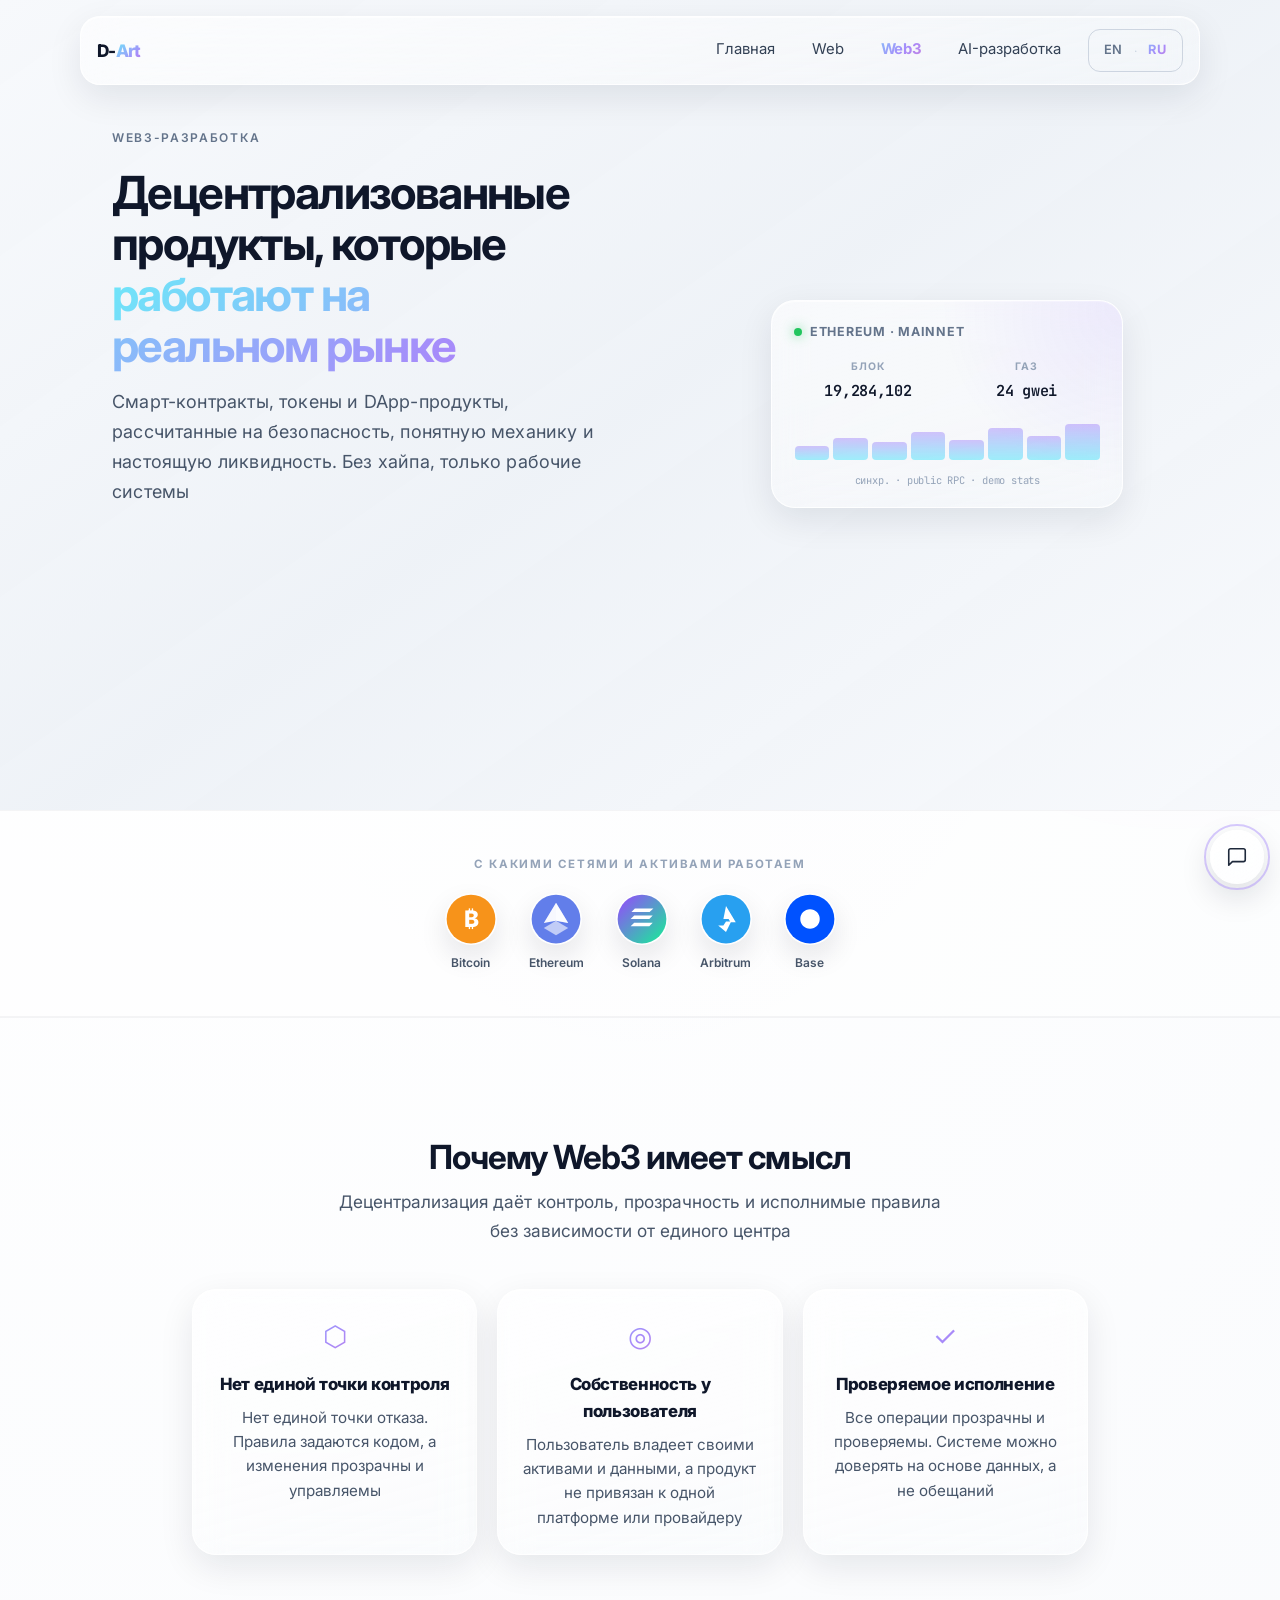
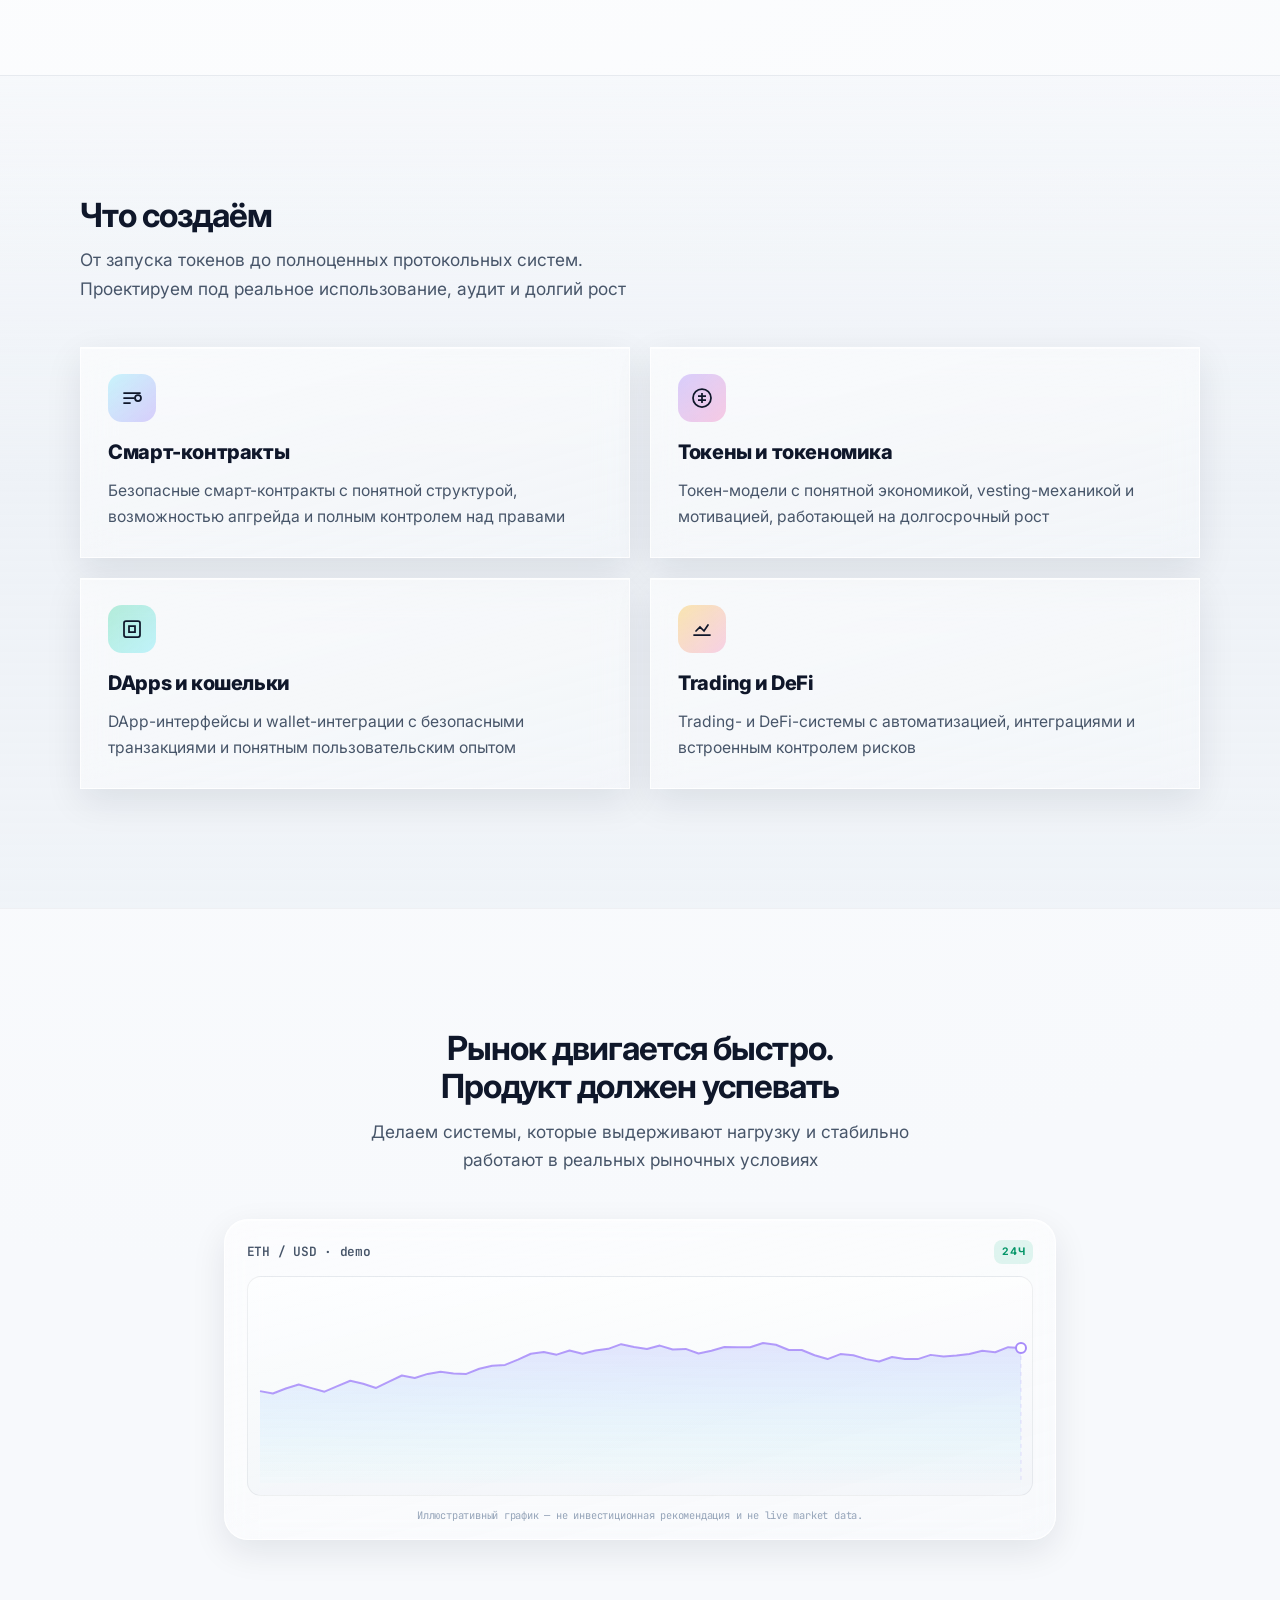
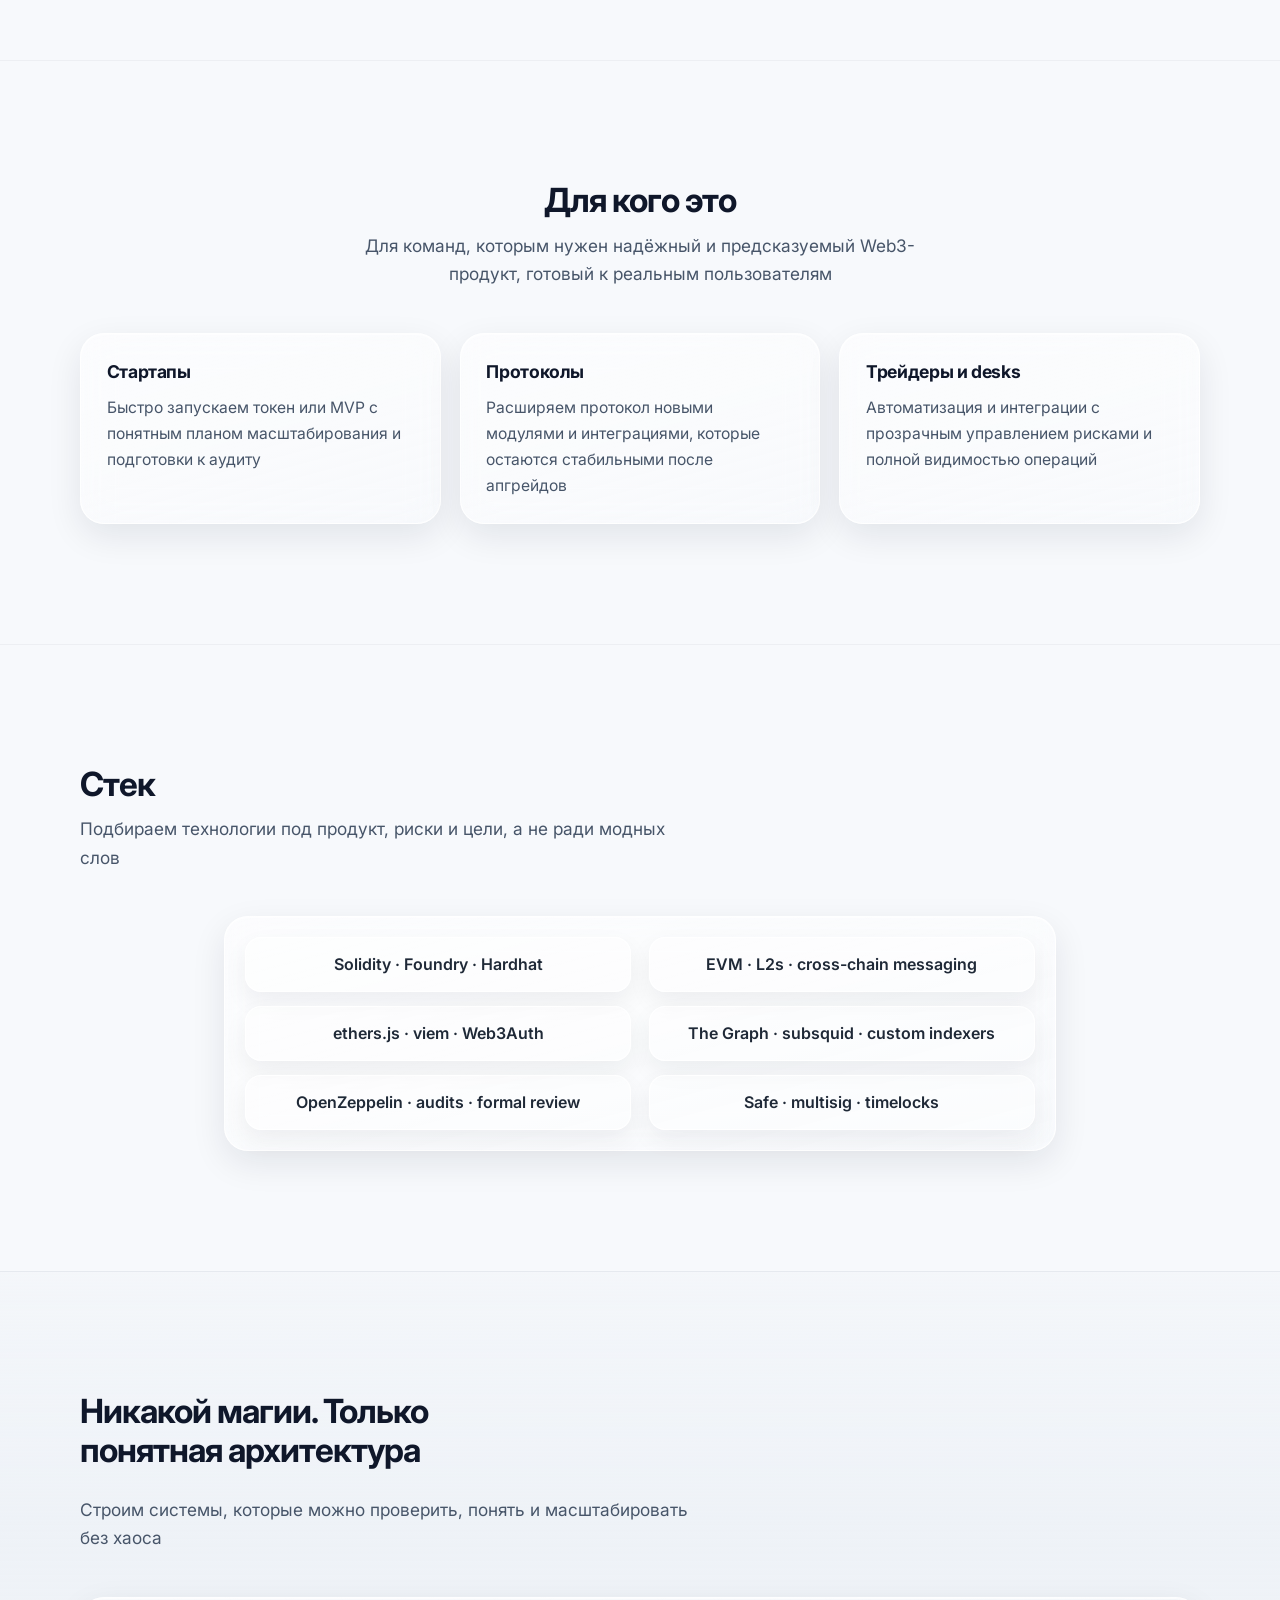
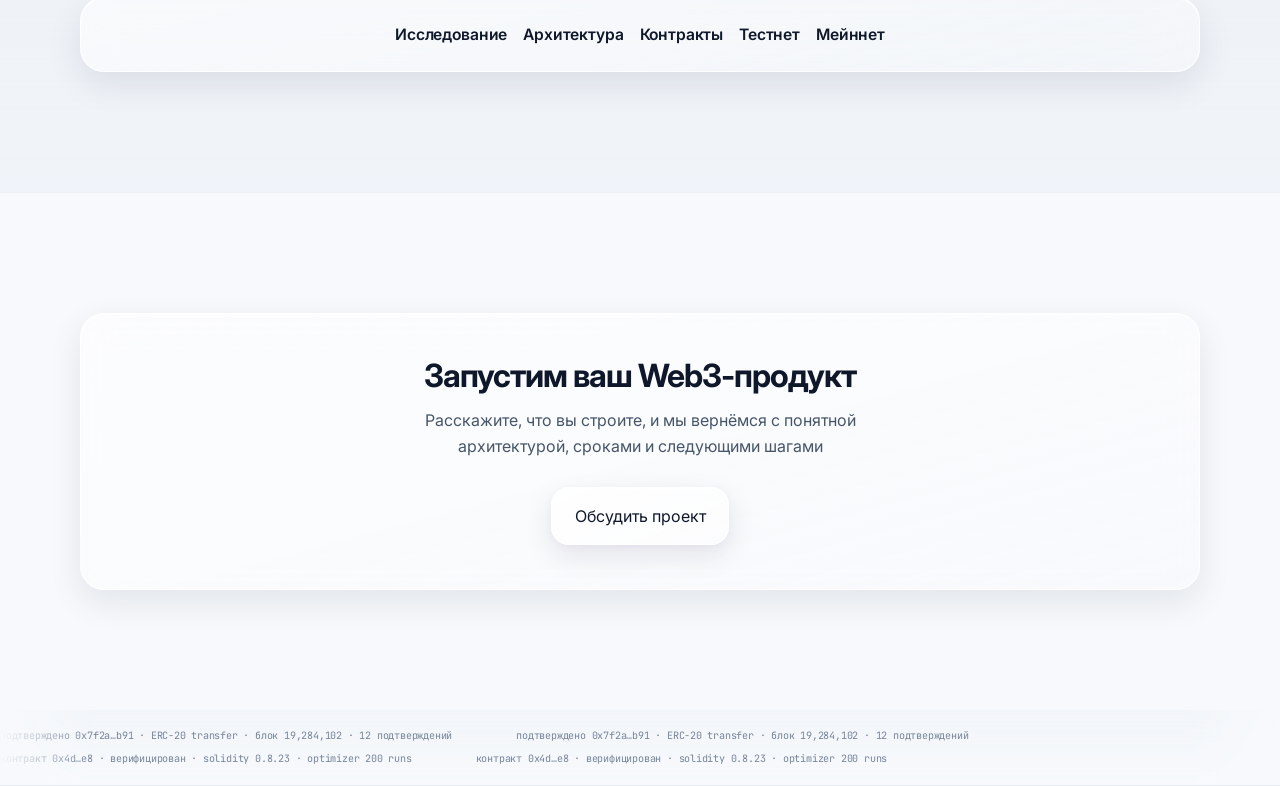
<file: ru/web3-development.html>
﻿<!doctype html>
<html lang="ru">
  <head>
    <meta charset="UTF-8" />
    <meta name="viewport" content="width=device-width, initial-scale=1.0" />
    <title>Web3-разработка | D-Art</title>
    <meta
      name="description"
      content="Web3-разработка: смарт-контракты, токены, DeFi и DApps — надёжная архитектура, понятная экономика и готовность к реальному рынку."
    />
    <link rel="preconnect" href="https://fonts.googleapis.com" />
    <link rel="preconnect" href="https://fonts.gstatic.com" crossorigin />
    <link
      href="https://fonts.googleapis.com/css2?family=Inter:wght@400;500;600;700;800&family=JetBrains+Mono:wght@400;500;600&display=swap"
      rel="stylesheet"
    />
    <link rel="stylesheet" href="styles.css" />
    <link rel="stylesheet" href="contact-widget.css" />
    <link rel="icon" href="../favicon.svg" type="image/svg+xml" />
  </head>
  <body class="page-web3">
    <div class="site-bg-orb orb-1" data-parallax></div>
    <div class="site-bg-orb orb-2" data-parallax></div>

    <header class="topbar glass" id="topbar">
      <a href="index.html" class="brand"><span class="brand__mark">D-</span><span class="brand__art">Art</span></a>
      <button
        type="button"
        class="nav-toggle"
        id="nav-toggle"
        aria-label="Открыть меню"
        aria-expanded="false"
        aria-controls="site-nav"
      >
        <span class="nav-toggle__bar"></span>
        <span class="nav-toggle__bar"></span>
        <span class="nav-toggle__bar"></span>
      </button>
      <nav class="nav" id="site-nav">
        <a href="index.html">Главная</a>
        <a href="web-development.html">Web</a>
        <a href="web3-development.html" aria-current="page">Web3</a>
        <a href="ai-development.html">AI-разработка</a>
        <div class="lang-switch" role="group" aria-label="Язык">
          <a href="../web3-development.html" class="lang-switch__link" hreflang="en">EN</a>
          <span class="lang-switch__sep" aria-hidden="true">·</span>
          <a href="web3-development.html" class="lang-switch__link lang-switch__link--active" hreflang="ru">RU</a>
        </div>
      </nav>
    </header>

    <main>
      <section class="page-hero page-hero--split page-hero--web3 section page-section" id="hero">
        <div class="page-hero__bg" aria-hidden="true"></div>
        <div class="page-hero__layout container">
          <div class="page-hero__copy">
            <div class="hero-content page-hero__inner">
              <p class="kicker">Web3-разработка</p>
              <h1 class="page-hero__title">
                Децентрализованные продукты, которые <span class="animated-gradient-text">работают на реальном рынке</span>
              </h1>
              <p class="subtitle page-hero__subtitle">
                Смарт-контракты, токены и DApp-продукты, рассчитанные на безопасность, понятную механику и настоящую ликвидность. Без хайпа, только рабочие системы
              </p>
            </div>
          </div>
          <div class="page-hero__web3-card">
            <div class="web3-hero-panel glass">
              <div class="web3-hero-panel__head">
                <span class="web3-hero-panel__live"></span>
                <span class="web3-hero-panel__title">Ethereum · mainnet</span>
              </div>
              <div class="web3-hero-panel__stats">
                <div>
                  <span class="web3-hero-panel__label">Блок</span>
                  <span class="mono web3-hero-panel__value" id="web3-hero-block">19,284,102</span>
                </div>
                <div>
                  <span class="web3-hero-panel__label">Газ</span>
                  <span class="mono web3-hero-panel__value">24 gwei</span>
                </div>
              </div>
              <div class="web3-hero-panel__spark" aria-hidden="true">
                <span></span><span></span><span></span><span></span><span></span><span></span
                ><span></span><span></span>
              </div>
              <p class="web3-hero-panel__hint mono">синхр. · public RPC · demo stats</p>
            </div>
          </div>
        </div>
      </section>

       <section class="web3-crypto-strip section section--compact">
        <div class="container">
          <p class="web3-crypto-strip__label">С какими сетями и активами работаем</p>
          <ul class="web3-crypto-strip__list" role="list">
            <li>
              <span class="web3-crypto-icon" title="Bitcoin">
                <svg viewBox="0 0 32 32" aria-hidden="true" class="web3-crypto-icon__svg">
                  <circle cx="16" cy="16" r="15" fill="#F7931A" />
                  <text
                    x="16"
                    y="21"
                    text-anchor="middle"
                    fill="#fff"
                    font-size="14"
                    font-weight="800"
                    font-family="Inter,sans-serif"
                  >
                    ₿
                  </text>
                </svg>
                <span class="web3-crypto-icon__name">Bitcoin</span>
              </span>
            </li>
            <li>
              <span class="web3-crypto-icon" title="Ethereum">
                <svg viewBox="0 0 32 32" aria-hidden="true" class="web3-crypto-icon__svg">
                  <circle cx="16" cy="16" r="15" fill="#627EEA" />
                  <path fill="#fff" d="M16 6l7.5 12.5L16 17l-7.5 1.5L16 6z" opacity=".95" />
                  <path fill="#C1CCF7" d="M16 17l7.5 4.5L16 26l-7.5-4.5L16 17z" />
                  <path fill="#fff" d="M16 17V6l7.5 12.5L16 17z" opacity=".45" />
                </svg>
                <span class="web3-crypto-icon__name">Ethereum</span>
              </span>
            </li>
            <li>
              <span class="web3-crypto-icon" title="Solana">
                <svg viewBox="0 0 32 32" aria-hidden="true" class="web3-crypto-icon__svg">
                  <defs>
                    <linearGradient id="solG" x1="0%" y1="0%" x2="100%" y2="100%">
                      <stop offset="0%" stop-color="#9945FF" />
                      <stop offset="100%" stop-color="#14F195" />
                    </linearGradient>
                  </defs>
                  <circle cx="16" cy="16" r="15" fill="url(#solG)" />
                  <path
                    fill="#fff"
                    d="M9 20.5l2.2-2.2h11.4l-2.1 2.2H9zm0-4.5l2.2-2.2h11.4l-2.1 2.2H9zm11.8-4.5L23 9.5H11.6l-2.1 2.2h11.3z"
                  />
                </svg>
                <span class="web3-crypto-icon__name">Solana</span>
              </span>
            </li>
            <li>
              <span class="web3-crypto-icon" title="Arbitrum">
                <svg viewBox="0 0 32 32" aria-hidden="true" class="web3-crypto-icon__svg">
                  <circle cx="16" cy="16" r="15" fill="#28A0F0" />
                  <path
                    fill="#fff"
                    d="M16 8l6 10h-3.2l-1.2-2h-3.2L16 8zm-4.8 12h3.2l1.6-2.5h3.2L16 24l-4.8-4z"
                  />
                </svg>
                <span class="web3-crypto-icon__name">Arbitrum</span>
              </span>
            </li>
            <li>
              <span class="web3-crypto-icon" title="Base">
                <svg viewBox="0 0 32 32" aria-hidden="true" class="web3-crypto-icon__svg">
                  <circle cx="16" cy="16" r="15" fill="#0052FF" />
                  <path
                    fill="#fff"
                    d="M16 22c-3.3 0-6-2.7-6-6s2.7-6 6-6 6 2.7 6 6-2.7 6-6 6z"
                  />
                </svg>
                <span class="web3-crypto-icon__name">Base</span>
              </span>
            </li>
          </ul>
        </div>
      </section>

      <section class="section section-diagonal page-section" id="decentralization">
        <div class="container">
          <header class="section-header section-header--center">
            <h2>Почему Web3 имеет смысл</h2>
            <p class="section-lead section-lead--center">
              Децентрализация даёт контроль, прозрачность и исполнимые правила без зависимости от единого центра
            </p>
          </header>
          <div class="web3-pillar-grid">
            <article class="web3-pillar glass">
              <span class="web3-pillar__icon" aria-hidden="true">⬡</span>
              <h3>Нет единой точки контроля</h3>
              <p>
                Нет единой точки отказа. Правила задаются кодом, а изменения прозрачны и управляемы
              </p>
            </article>
            <article class="web3-pillar glass">
              <span class="web3-pillar__icon" aria-hidden="true">◎</span>
              <h3>Собственность у пользователя</h3>
              <p>
                Пользователь владеет своими активами и данными, а продукт не привязан к одной платформе или провайдеру
              </p>
            </article>
            <article class="web3-pillar glass">
              <span class="web3-pillar__icon" aria-hidden="true">✓</span>
              <h3>Проверяемое исполнение</h3>
              <p>
                Все операции прозрачны и проверяемы. Системе можно доверять на основе данных, а не обещаний
              </p>
            </article>
          </div>
        </div>
      </section>

      <section class="section section-split page-section" id="what-we-build">
        <div class="container">
          <header class="section-header">
            <h2>Что создаём</h2>
            <p class="section-lead">
              От запуска токенов до полноценных протокольных систем. Проектируем под реальное использование, аудит и долгий рост
            </p>
          </header>

          <div class="web3-build-grid">
            <article class="web3-card web3-card--accent glass hover-lift">
              <div class="web3-card__icon-wrap" aria-hidden="true">
                <svg class="web3-card__icon" viewBox="0 0 24 24" fill="none" stroke="currentColor">
                  <path
                    stroke-width="1.75"
                    stroke-linecap="round"
                    d="M4 7h16M4 12h10M4 17h6"
                  />
                  <circle cx="18" cy="12" r="3" stroke-width="1.75" />
                </svg>
              </div>
              <h3>Смарт-контракты</h3>
              <p class="web3-card__desc">
                Безопасные смарт-контракты с понятной структурой, возможностью апгрейда и полным контролем над правами
              </p>
            </article>

            <article class="web3-card web3-card--accent-b glass hover-lift">
              <div class="web3-card__icon-wrap" aria-hidden="true">
                <svg class="web3-card__icon" viewBox="0 0 24 24" fill="none" stroke="currentColor">
                  <circle cx="12" cy="12" r="9" stroke-width="1.75" />
                  <path stroke-width="1.75" d="M12 7v10M8 10h8M8 14h8" />
                </svg>
              </div>
              <h3>Токены и токеномика</h3>
              <p class="web3-card__desc">
                Токен-модели с понятной экономикой, vesting-механикой и мотивацией, работающей на долгосрочный рост
              </p>
            </article>

            <article class="web3-card web3-card--accent-c glass hover-lift">
              <div class="web3-card__icon-wrap" aria-hidden="true">
                <svg class="web3-card__icon" viewBox="0 0 24 24" fill="none" stroke="currentColor">
                  <rect x="4" y="4" width="16" height="16" rx="2" stroke-width="1.75" />
                  <path stroke-width="1.75" d="M9 9h6v6H9z" />
                </svg>
              </div>
              <h3>DApps и кошельки</h3>
              <p class="web3-card__desc">
                DApp-интерфейсы и wallet-интеграции с безопасными транзакциями и понятным пользовательским опытом
              </p>
            </article>

            <article class="web3-card web3-card--accent-d glass hover-lift">
              <div class="web3-card__icon-wrap" aria-hidden="true">
                <svg class="web3-card__icon" viewBox="0 0 24 24" fill="none" stroke="currentColor">
                  <path
                    stroke-width="1.75"
                    stroke-linecap="round"
                    d="M4 18h16M6 14l4-4 4 4 4-6"
                  />
                </svg>
              </div>
              <h3>Trading и DeFi</h3>
              <p class="web3-card__desc">
                Trading- и DeFi-системы с автоматизацией, интеграциями и встроенным контролем рисков
              </p>
            </article>
          </div>
        </div>
      </section>

      <section class="section section-diagonal-reverse page-section" id="chart">
        <div class="container">
          <header class="section-header section-header--center">
            <h2>Рынок двигается быстро. Продукт должен успевать</h2>
            <p class="section-lead section-lead--center">
              Делаем системы, которые выдерживают нагрузку и стабильно работают в реальных рыночных условиях
            </p>
          </header>
          <div class="web3-chart-card glass">
            <div class="web3-chart-card__head">
              <span class="web3-chart-card__pair mono">ETH / USD · demo</span>
              <span class="web3-chart-card__badge">24ч</span>
            </div>
            <div class="web3-chart-card__canvas-wrap">
              <canvas id="web3-chart-canvas" aria-label="Иллюстративный график ценовой активности"></canvas>
            </div>
            <p class="web3-chart-card__footnote mono">
              Иллюстративный график — не инвестиционная рекомендация и не live market data.
            </p>
          </div>
        </div>
      </section>

      <section class="section page-section" id="use-cases">
        <div class="container">
          <header class="section-header section-header--center">
            <h2>Для кого это</h2>
            <p class="section-lead section-lead--center">
              Для команд, которым нужен надёжный и предсказуемый Web3-продукт, готовый к реальным пользователям
            </p>
          </header>

          <div class="usecases-grid">
            <article class="usecase-card glass">
              <h3>Стартапы</h3>
              <p>
                Быстро запускаем токен или MVP с понятным планом масштабирования и подготовки к аудиту
              </p>
            </article>
            <article class="usecase-card glass">
              <h3>Протоколы</h3>
              <p>
                Расширяем протокол новыми модулями и интеграциями, которые остаются стабильными после апгрейдов
              </p>
            </article>
            <article class="usecase-card glass">
              <h3>Трейдеры и desks</h3>
              <p>
                Автоматизация и интеграции с прозрачным управлением рисками и полной видимостью операций
              </p>
            </article>
          </div>
        </div>
      </section>

      <section class="section page-section" id="stack">
        <div class="container">
          <header class="section-header">
            <h2>Стек</h2>
            <p class="section-lead">
              Подбираем технологии под продукт, риски и цели, а не ради модных слов
            </p>
          </header>

          <div class="stack-grid glass web3-stack-wide">
            <div class="stack-item">Solidity · Foundry · Hardhat</div>
            <div class="stack-item">EVM · L2s · cross-chain messaging</div>
            <div class="stack-item">ethers.js · viem · Web3Auth</div>
            <div class="stack-item">The Graph · subsquid · custom indexers</div>
            <div class="stack-item">OpenZeppelin · audits · formal review</div>
            <div class="stack-item">Safe · multisig · timelocks</div>
          </div>
        </div>
      </section>

      <section
        class="section section-split page-section"
        id="ai-power"
        data-pipeline-typewriter
      >
        <div class="container">
          <header class="section-header">
            <h2 class="pipeline-tw-heading">Никакой магии. Только понятная архитектура</h2>
            <p class="section-lead pipeline-tw-lead">
              Строим системы, которые можно проверить, понять и масштабировать без хаоса
            </p>
          </header>
          <div class="pipeline-wrap glass">
            <div class="pipeline-light" aria-hidden="true"></div>
            <div class="pipeline" role="list">
              <span class="pipeline-step" role="listitem">Исследование</span>
              <span class="pipeline-step" role="listitem">Архитектура</span>
              <span class="pipeline-step" role="listitem">Контракты</span>
              <span class="pipeline-step" role="listitem">Тестнет</span>
              <span class="pipeline-step" role="listitem">Мейннет</span>
            </div>
          </div>
        </div>
      </section>

      <section class="section section-final page-section" id="cta">
        <div class="container final-cta glass web3-final-cta">
          <h2>Запустим ваш Web3-продукт</h2>
          <p class="final-cta__lead">
            Расскажите, что вы строите, и мы вернёмся с понятной архитектурой, сроками и следующими шагами
          </p>
          <button type="button" class="btn btn-glass" data-cw-start>Обсудить проект</button>
        </div>
      </section>
    </main>

         <section class="web3-tx-river" aria-hidden="true">
        <div class="web3-tx-river__fade web3-tx-river__fade--left"></div>
        <div class="web3-tx-river__fade web3-tx-river__fade--right"></div>
        <div class="web3-tx-river__row">
          <div class="web3-tx-river__track">
            <span class="mono"
              >подтверждено 0x7f2a…b91 · ERC-20 transfer · блок 19,284,102 · 12 подтверждений</span
            >
            <span class="mono"
              >подтверждено 0x7f2a…b91 · ERC-20 transfer · блок 19,284,102 · 12 подтверждений</span
            >
          </div>
        </div>
        <div class="web3-tx-river__row web3-tx-river__row--b">
          <div class="web3-tx-river__track">
            <span class="mono"
              >контракт 0x4d…e8 · верифицирован · solidity 0.8.23 · optimizer 200 runs</span
            >
            <span class="mono"
              >контракт 0x4d…e8 · верифицирован · solidity 0.8.23 · optimizer 200 runs</span
            >
          </div>
        </div>
      </section>
    
    <script src="script.js"></script>
    <script
      src="contact-widget.js"
      defer
      data-telegram-url="https://t.me/"
      data-api-same-origin="true"
      data-cw-powered-by-url="https://d-art.space/ru/widget.html"
      data-cw-powered-by-text="Powered by D-Art"
    ></script>
  </body>
</html>
</file>
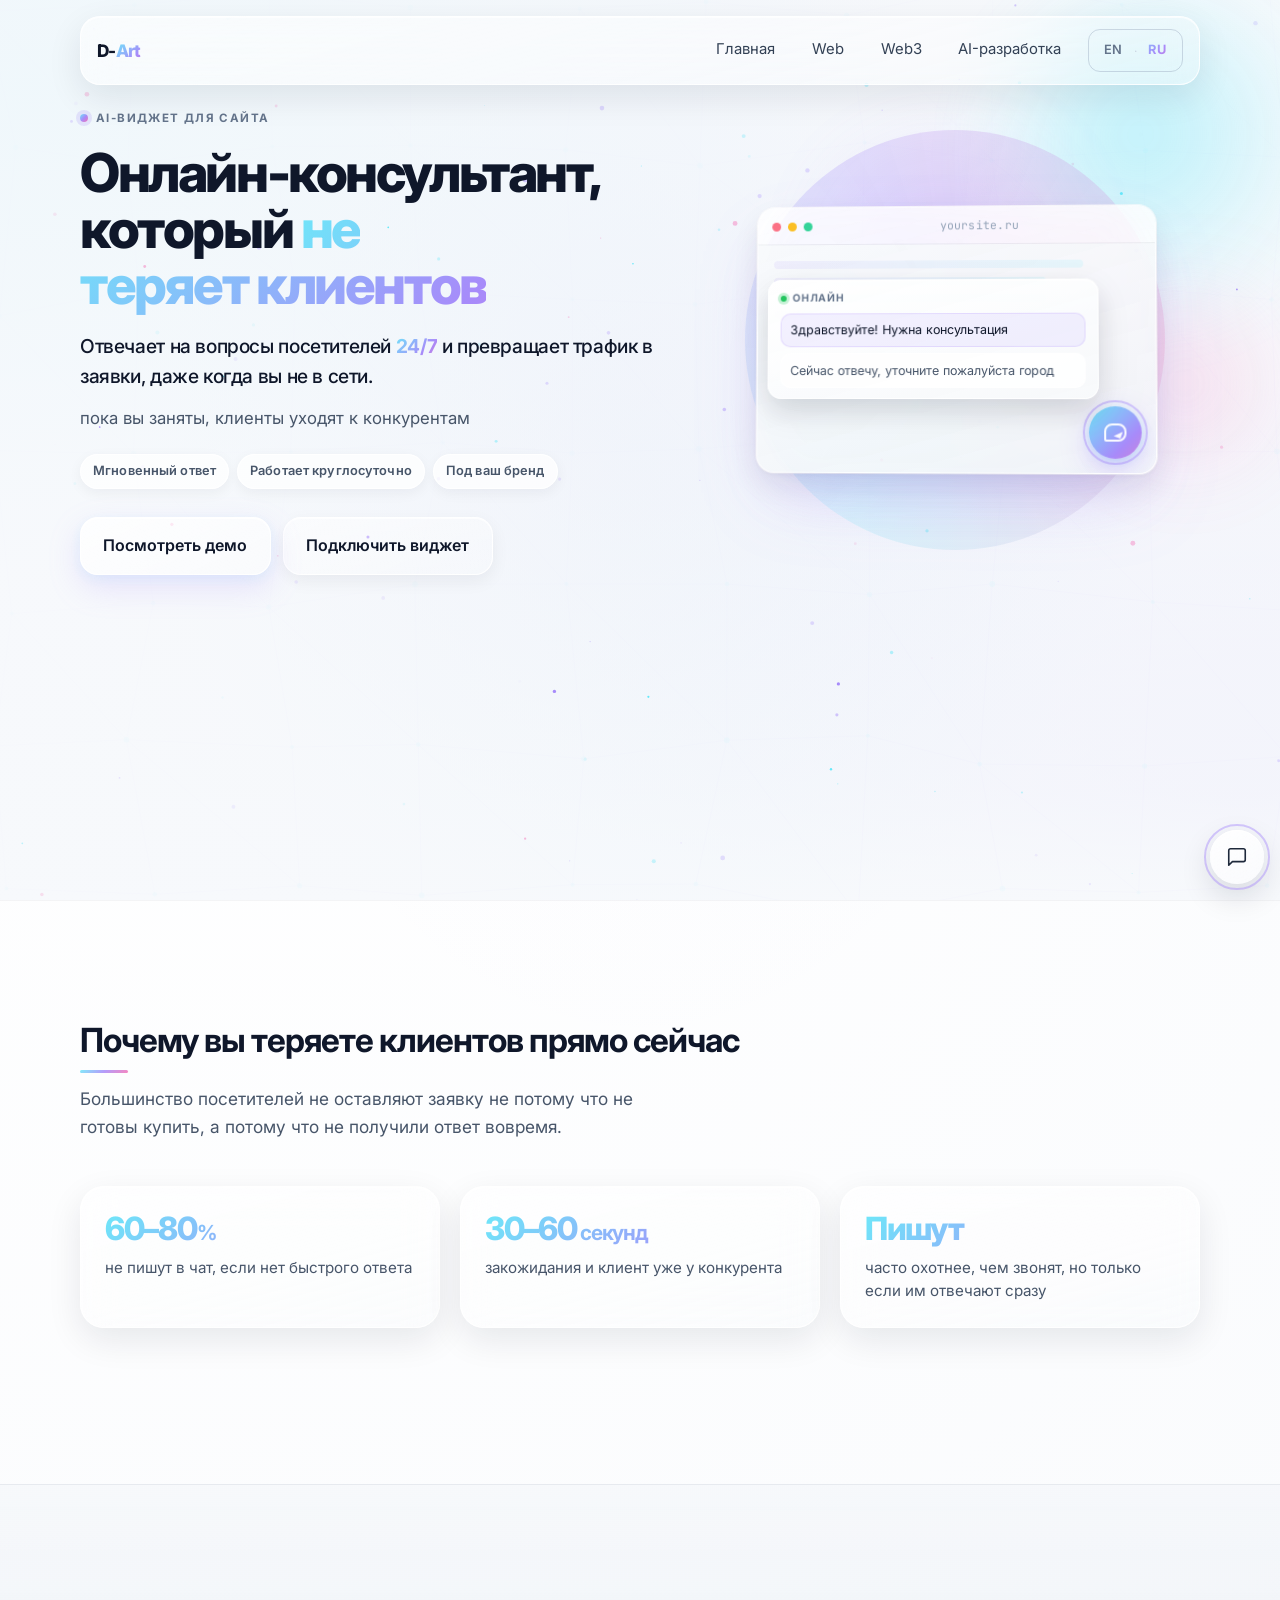
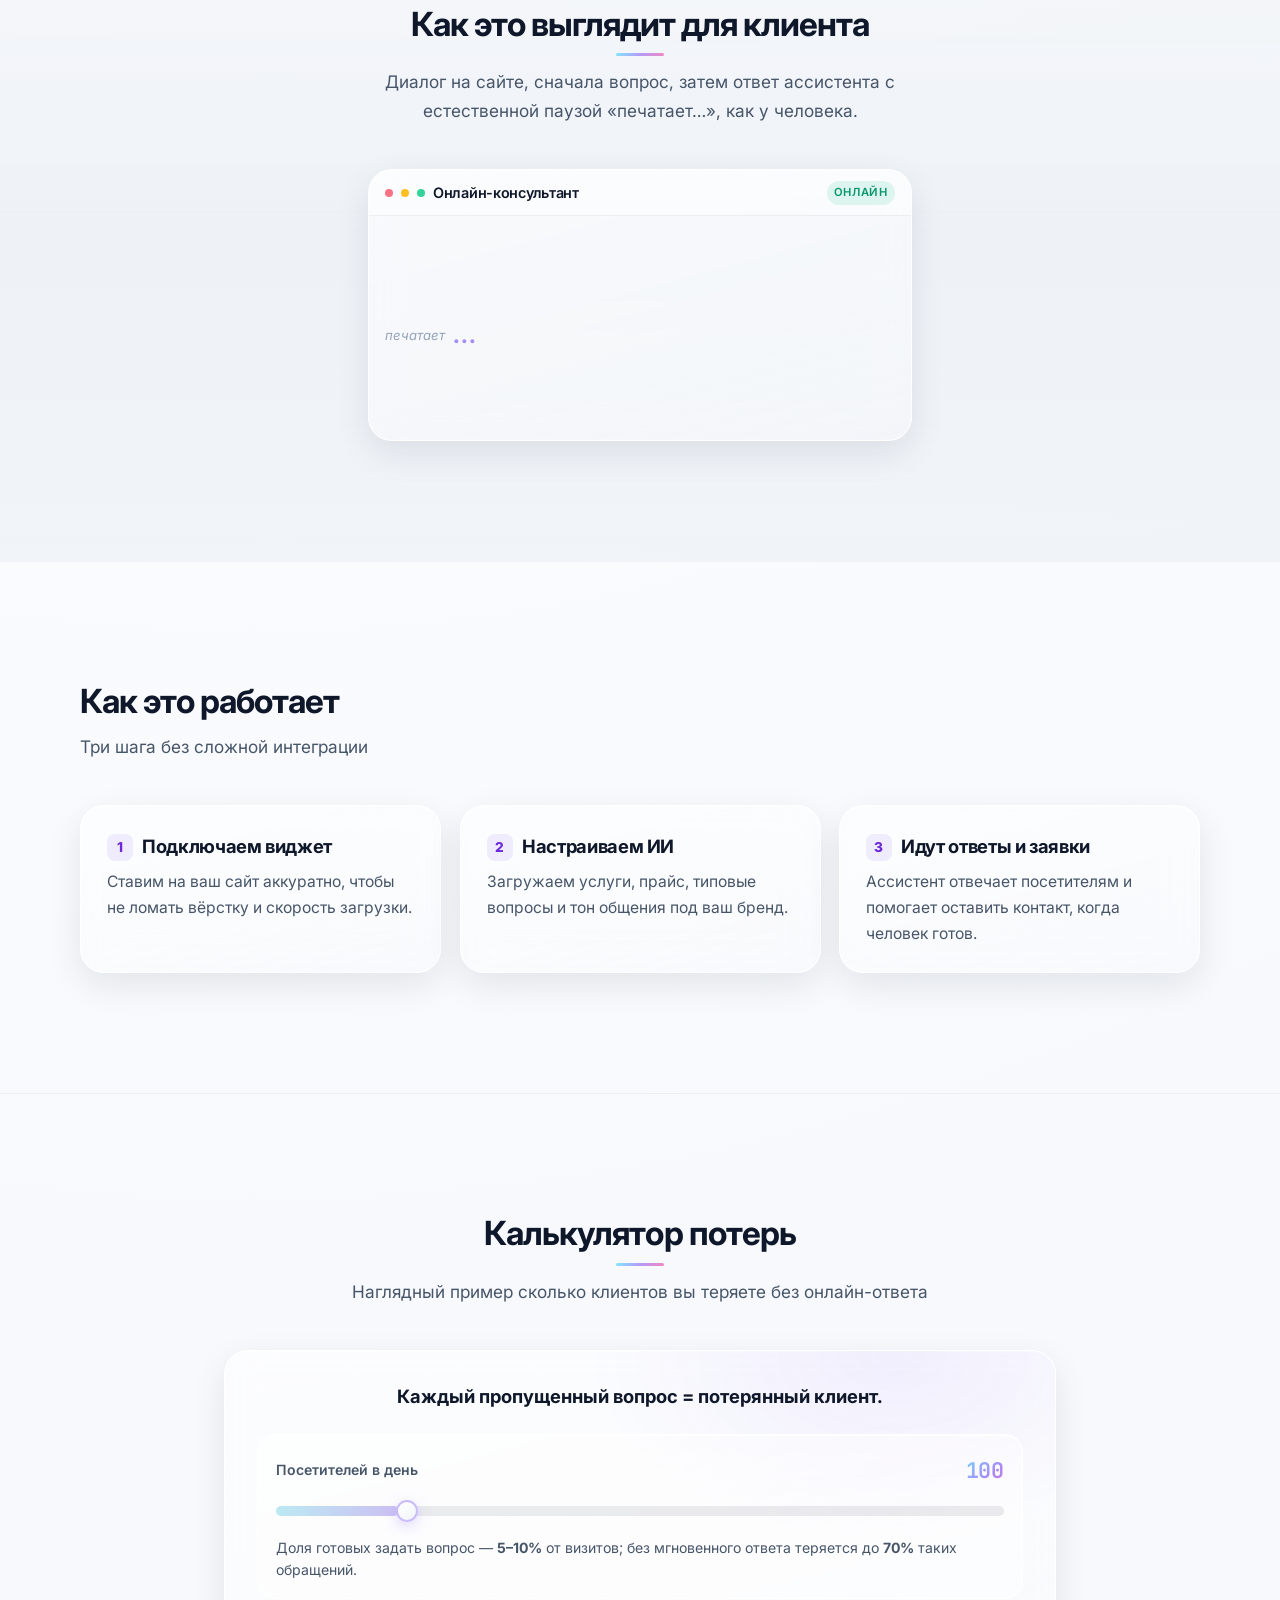
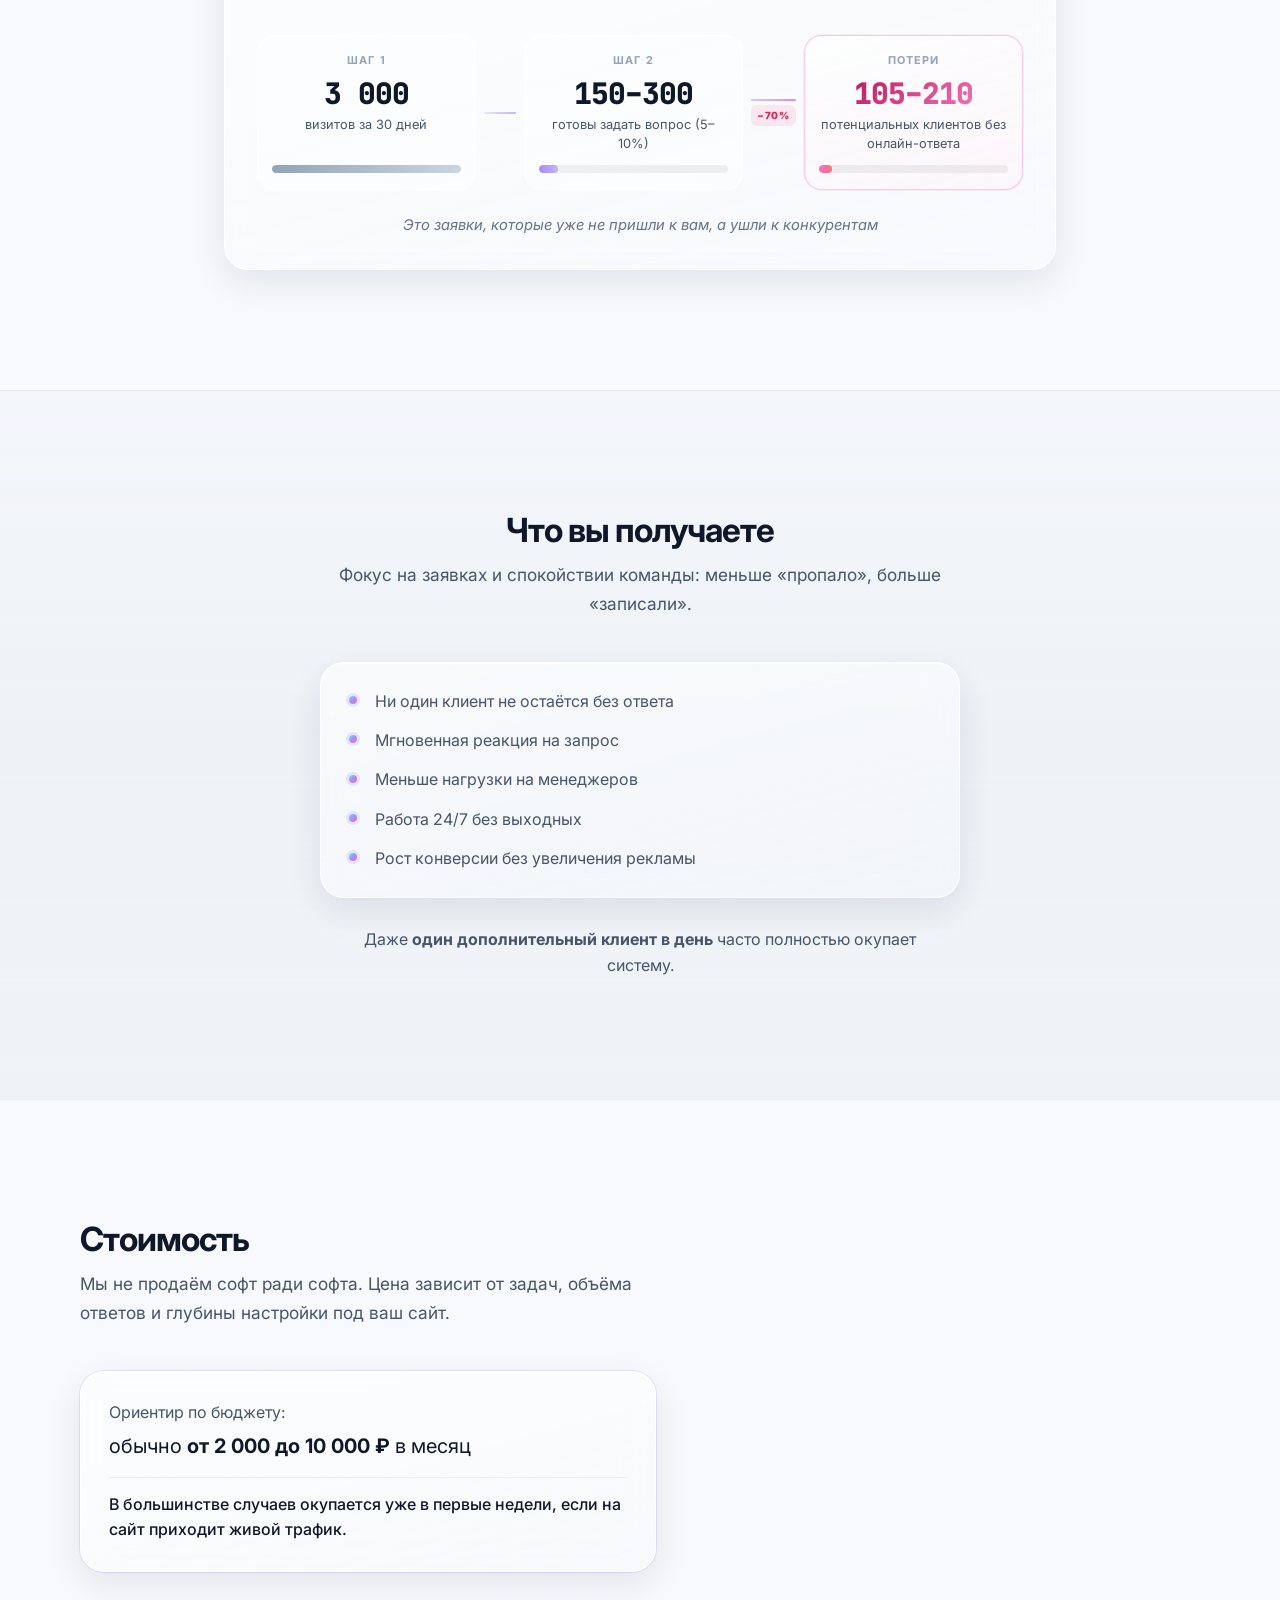
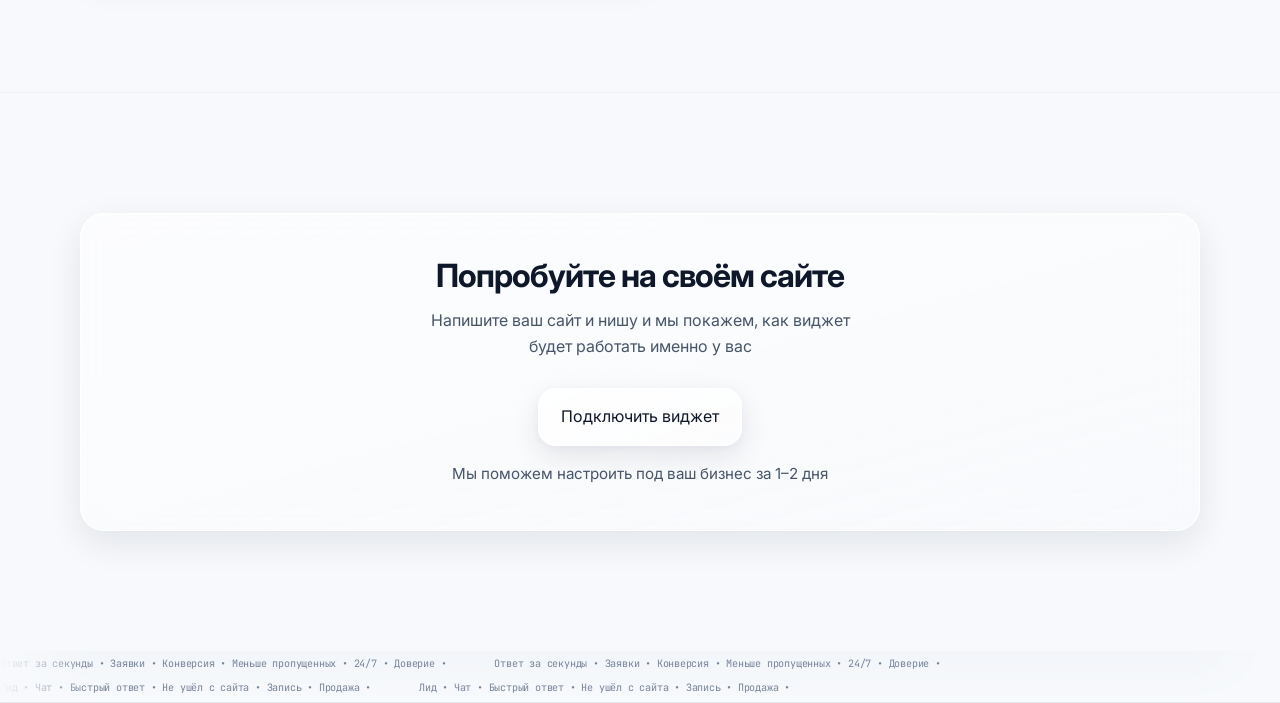
<file: ru/widget.html>
<!doctype html>
<html lang="ru">
  <head>
    <meta charset="UTF-8" />
    <meta name="viewport" content="width=device-width, initial-scale=1.0" />
    <title>AI-виджет для сайта | D-Art</title>
    <meta
      name="description"
      content="Онлайн-консультант на базе ИИ для сайта: отвечает клиентам 24/7, повышает конверсию и снимает нагрузку с менеджеров."
    />
    <link rel="preconnect" href="https://fonts.googleapis.com" />
    <link rel="preconnect" href="https://fonts.gstatic.com" crossorigin />
    <link
      href="https://fonts.googleapis.com/css2?family=Inter:wght@400;500;600;700;800&family=JetBrains+Mono:wght@400;500&display=swap"
      rel="stylesheet"
    />
    <link rel="stylesheet" href="styles.css" />
    <link rel="stylesheet" href="widget-landing.css" />
    <link rel="stylesheet" href="contact-widget.css" />
    <link rel="icon" href="../favicon.svg" type="image/svg+xml" />
  </head>
  <body class="page-widget">
    <div class="site-bg-orb orb-1" data-parallax></div>
    <div class="site-bg-orb orb-2" data-parallax></div>

    <header class="topbar glass" id="topbar">
      <a href="index.html" class="brand"><span class="brand__mark">D-</span><span class="brand__art">Art</span></a>
      <button
        type="button"
        class="nav-toggle"
        id="nav-toggle"
        aria-label="Открыть меню"
        aria-expanded="false"
        aria-controls="site-nav"
      >
        <span class="nav-toggle__bar"></span>
        <span class="nav-toggle__bar"></span>
        <span class="nav-toggle__bar"></span>
      </button>
      <nav class="nav" id="site-nav">
        <a href="index.html">Главная</a>
        <a href="web-development.html">Web</a>
        <a href="web3-development.html">Web3</a>
        <a href="ai-development.html">AI-разработка</a>
        <div class="lang-switch" role="group" aria-label="Язык">
          <a href="../index.html" class="lang-switch__link" hreflang="en">EN</a>
          <span class="lang-switch__sep" aria-hidden="true">·</span>
          <a href="index.html" class="lang-switch__link lang-switch__link--active" hreflang="ru">RU</a>
        </div>
      </nav>
    </header>

    <main>
      <section class="hero section widget-hero" id="hero">
        <div class="widget-hero__mesh-fade" aria-hidden="true"></div>
        <canvas class="widget-hero-mesh" id="widget-hero-mesh" aria-hidden="true"></canvas>
        <canvas class="hero-particles" id="hero-particles" aria-hidden="true"></canvas>
        <div class="hero-overlay widget-hero__overlay"></div>
        <div class="widget-hero__glow-blobs" aria-hidden="true">
          <span class="widget-hero__blob widget-hero__blob--1"></span>
          <span class="widget-hero__blob widget-hero__blob--2"></span>
          <span class="widget-hero__blob widget-hero__blob--3"></span>
        </div>
        <div class="container widget-hero__container">
          <div class="widget-hero__grid">
            <div class="widget-hero__copy">
              <p class="widget-hero__kicker">
                <span class="widget-hero__kicker-dot" aria-hidden="true"></span>
                AI-виджет для сайта
              </p>
              <h1 class="widget-hero__title">
                <span class="widget-hero__title-line">Онлайн-консультант,</span>
                <span class="widget-hero__title-line"
                  >который <span class="animated-gradient-text">не теряет клиентов</span></span
                >
              </h1>
              <p class="widget-hero__lead">
                Отвечает на вопросы посетителей <strong>24/7</strong> и превращает трафик в заявки, даже когда вы не в сети.
              </p>
              <p class="widget-hero__note">
                пока вы заняты, клиенты уходят к конкурентам
              </p>
              <ul class="widget-hero__pills" aria-label="Ключевые свойства">
                <li>Мгновенный ответ</li>
                <li>Работает круглосуточно</li>
                <li>Под ваш бренд</li>
              </ul>
              <div class="widget-hero-actions">
                <a class="btn btn-glass widget-hero__btn-primary" href="#demo">
                  <span class="widget-hero__btn-shine" aria-hidden="true"></span>
                  Посмотреть демо
                </a>
                <a class="btn btn-glass btn-glass--quiet" href="#cta">Подключить виджет</a>
              </div>
            </div>
            <div class="widget-hero__viz" aria-hidden="true">
              <div class="widget-hero__ring" aria-hidden="true"></div>
              <div class="widget-hero__card">
                <div class="widget-hero__browser glass">
                  <div class="widget-hero__browser-chrome">
                    <span class="widget-hero__browser-dot"></span>
                    <span class="widget-hero__browser-dot"></span>
                    <span class="widget-hero__browser-dot"></span>
                    <span class="widget-hero__browser-url mono">yoursite.ru</span>
                  </div>
                  <div class="widget-hero__browser-page">
                    <div class="widget-hero__skeleton">
                      <span class="widget-hero__sk-line widget-hero__sk-line--long"></span>
                      <span class="widget-hero__sk-line"></span>
                      <span class="widget-hero__sk-line"></span>
                      <span class="widget-hero__sk-line widget-hero__sk-line--short"></span>
                    </div>
                    <div class="widget-hero__fab">
                      <span class="widget-hero__fab-icon" aria-hidden="true"></span>
                      <span class="widget-hero__fab-ping" aria-hidden="true"></span>
                    </div>
                    <div class="widget-hero__mini-chat">
                      <div class="widget-hero__mini-chat-top">
                        <span class="widget-hero__mini-dot"></span>
                        <span>Онлайн</span>
                      </div>
                      <div class="widget-hero__mini-row widget-hero__mini-row--user">
                        Здравствуйте! Нужна консультация
                      </div>
                      <div class="widget-hero__mini-row widget-hero__mini-row--bot">
                        Сейчас отвечу, уточните пожалуйста город
                      </div>
                    </div>
                  </div>
                </div>
              </div>
            </div>
          </div>
        </div>
      </section>

      <section class="section section-diagonal page-section" id="problem">
        <div class="container">
          <header class="section-header">
            <h2>Почему вы теряете клиентов прямо сейчас</h2>
            <p class="section-lead">
              Большинство посетителей не оставляют заявку не потому что не готовы купить, а потому что не получили ответ вовремя. 
            </p>
          </header>

          <div class="widget-stat-grid">
            <article class="widget-stat glass hover-lift">
              <p class="widget-stat__value">60–80<span class="widget-stat__unit">%</span></p>
              <p class="widget-stat__label">не пишут в чат, если нет быстрого ответа</p>
            </article>
            <article class="widget-stat glass hover-lift">
              <p class="widget-stat__value">30–60<span class="widget-stat__unit"> секунд</span></p>
              <p class="widget-stat__label">закожидания и клиент уже у конкурента</p>
            </article>
            <article class="widget-stat glass hover-lift">
              <p class="widget-stat__value">Пишут</p>
              <p class="widget-stat__label">часто охотнее, чем звонят, но только если им отвечают сразу</p>
            </article>
          </div>
        </div>
      </section>

      <section class="section section-split page-section" id="demo">
        <div class="container">
          <header class="section-header section-header--center">
            <h2>Как это выглядит для клиента</h2>
            <p class="section-lead section-lead--center">
              Диалог на сайте, сначала вопрос, затем ответ ассистента с естественной паузой «печатает…», как у человека.
            </p>
          </header>

          <div class="widget-chat-demo glass" id="widget-chat-demo" aria-live="polite">
            <div class="widget-chat-demo__top">
              <span class="widget-chat-demo__dot" aria-hidden="true"></span>
              <span class="widget-chat-demo__dot" aria-hidden="true"></span>
              <span class="widget-chat-demo__dot" aria-hidden="true"></span>
              <span class="widget-chat-demo__title">Онлайн-консультант</span>
              <span class="widget-chat-demo__badge">онлайн</span>
            </div>
            <div class="widget-chat-demo__body">
              <div class="widget-chat-demo__msg widget-chat-demo__msg--user" data-widget-chat="user">
                <span class="widget-chat-demo__role">Клиент</span>
                <p class="widget-chat-demo__bubble">
                  Сколько стоит ремонт под ключ квартиры 70 кв м?
                </p>
              </div>
              <div class="widget-chat-demo__typing" data-widget-chat="typing" hidden>
                <span class="widget-chat-demo__typing-label">печатает</span>
                <span class="widget-chat-demo__typing-dots" aria-hidden="true"
                  ><span>.</span><span>.</span><span>.</span></span
                >
              </div>
              <div class="widget-chat-demo__msg widget-chat-demo__msg--bot" data-widget-chat="bot" hidden>
                <span class="widget-chat-demo__role">Ассистент</span>
                <p class="widget-chat-demo__bubble">
                  <span data-widget-chat="bot-text"></span><span class="widget-chat-demo__caret" data-widget-chat="caret" hidden>|</span>
                </p>
              </div>
            </div>
          </div>
        </div>
      </section>

      <section class="section section-diagonal page-section" id="how">
        <div class="container">
          <header class="section-header">
            <h2>Как это работает</h2>
            <p class="section-lead">Три шага без сложной интеграции</p>
          </header>
          <div class="approach-grid">
            <article class="approach-item glass hover-lift">
              <h3><span class="widget-step-num">1</span> Подключаем виджет</h3>
              <p>Ставим на ваш сайт аккуратно, чтобы не ломать вёрстку и скорость загрузки.</p>
            </article>
            <article class="approach-item glass hover-lift">
              <h3><span class="widget-step-num">2</span> Настраиваем ИИ</h3>
              <p>Загружаем услуги, прайс, типовые вопросы и тон общения под ваш бренд.</p>
            </article>
            <article class="approach-item glass hover-lift">
              <h3><span class="widget-step-num">3</span> Идут ответы и заявки</h3>
              <p>Ассистент отвечает посетителям и помогает оставить контакт, когда человек готов.</p>
            </article>
          </div>
        </div>
      </section>

      <section class="section section-diagonal page-section" id="loss-calc" data-widget-loss-calc>
        <div class="container">
          <header class="section-header section-header--center">
            <h2>Калькулятор потерь</h2>
            <p class="section-lead section-lead--center">
              Наглядный пример сколько клиентов вы теряете без онлайн-ответа
            </p>
          </header>

          <div class="widget-loss glass">
            <p class="widget-loss__tagline">
              <strong>Каждый пропущенный вопрос = потерянный клиент.</strong>
            </p>

            <div class="widget-loss__control">
              <div class="widget-loss__control-head">
                <label class="widget-loss__label" for="loss-daily-slider">Посетителей в день</label>
                <span class="widget-loss__daily mono" id="loss-daily-display">100</span>
              </div>
              <div class="widget-loss__slider-wrap">
                <input
                  type="range"
                  class="widget-loss__slider"
                  id="loss-daily-slider"
                  min="20"
                  max="500"
                  value="100"
                  step="10"
                  aria-valuemin="20"
                  aria-valuemax="500"
                  aria-valuenow="100"
                  aria-label="Количество посетителей сайта в день"
                />
                <div class="widget-loss__slider-glow" aria-hidden="true"></div>
              </div>
              <p class="widget-loss__hint">
                Доля готовых задать вопрос — <strong>5–10%</strong> от визитов; без мгновенного ответа теряется до
                <strong>70%</strong> таких обращений.
              </p>
            </div>

            <div class="widget-loss__flow" aria-live="polite">
              <div class="widget-loss__card widget-loss__card--wide">
                <span class="widget-loss__card-k">Шаг 1</span>
                <span class="widget-loss__card-num mono" id="loss-monthly-visitors">3 000</span>
                <span class="widget-loss__card-desc">визитов за 30 дней</span>
                <div class="widget-loss__bar-wrap">
                  <div class="widget-loss__bar widget-loss__bar--total" id="loss-bar-total"></div>
                </div>
              </div>

              <div class="widget-loss__arrow" aria-hidden="true">
                <span class="widget-loss__arrow-line"></span>
              </div>

              <div class="widget-loss__card widget-loss__card--mid">
                <span class="widget-loss__card-k">Шаг 2</span>
                <span class="widget-loss__card-num mono" id="loss-ready-range">150–300</span>
                <span class="widget-loss__card-desc">готовы задать вопрос (5–10%)</span>
                <div class="widget-loss__bar-wrap">
                  <div class="widget-loss__bar widget-loss__bar--ready" id="loss-bar-ready"></div>
                </div>
              </div>

              <div class="widget-loss__arrow widget-loss__arrow--loss" aria-hidden="true">
                <span class="widget-loss__arrow-line"></span>
                <span class="widget-loss__arrow-badge">−70%</span>
              </div>

              <div class="widget-loss__card widget-loss__card--loss">
                <span class="widget-loss__card-k">Потери</span>
                <span class="widget-loss__card-num mono" id="loss-lost-range">105–210</span>
                <span class="widget-loss__card-desc">потенциальных клиентов без онлайн-ответа</span>
                <div class="widget-loss__bar-wrap">
                  <div class="widget-loss__bar widget-loss__bar--lost" id="loss-bar-lost"></div>
                </div>
              </div>
            </div>

            <p class="widget-loss__foot">
              Это заявки, которые уже не пришли к вам, а ушли к конкурентам           
            </p>
          </div>
        </div>
      </section>

      <section class="section section-split page-section" id="benefits">
        <div class="container">
          <header class="section-header section-header--center">
            <h2>Что вы получаете</h2>
            <p class="section-lead section-lead--center">
              Фокус на заявках и спокойствии команды: меньше «пропало», больше «записали».
            </p>
          </header>
          <ul class="widget-benefits glass">
            <li>Ни один клиент не остаётся без ответа</li>
            <li>Мгновенная реакция на запрос</li>
            <li>Меньше нагрузки на менеджеров</li>
            <li>Работа 24/7 без выходных</li>
            <li>Рост конверсии без увеличения рекламы</li>
          </ul>
          <p class="widget-benefits-foot">
            Даже <strong>один дополнительный клиент в день</strong> часто полностью окупает систему.
          </p>
        </div>
      </section>

      <section class="section page-section" id="pricing">
        <div class="container">
          <header class="section-header">
            <h2>Стоимость</h2>
            <p class="section-lead">
              Мы не продаём софт ради софта. Цена зависит от задач, объёма ответов и глубины настройки под ваш сайт.
            </p>
          </header>
          <div class="widget-pricing glass">
            <p class="widget-pricing__intro">Ориентир по бюджету:</p>
            <p class="widget-pricing__range">обычно <strong>от 2 000 до 10 000 ₽</strong> в месяц</p>
            <p class="widget-pricing__accent">В большинстве случаев окупается уже в первые недели, если на сайт приходит живой трафик.</p>
          </div>
        </div>
      </section>

      <section class="section section-final page-section" id="cta">
        <div class="container final-cta glass">
          <h2>Попробуйте на своём сайте</h2>
          <p class="final-cta__lead">
            Напишите ваш сайт и нишу и мы покажем, как виджет будет работать именно у вас          
          </p>
          <button type="button" class="btn btn-glass" data-cw-start>Подключить виджет</button>
          <p class="widget-cta-sub">Мы поможем настроить под ваш бизнес за 1–2 дня</p>
        </div>
      </section>
    </main>

    <section class="web3-tx-river widget-marquee" aria-hidden="true">
      <div class="web3-tx-river__fade web3-tx-river__fade--left"></div>
      <div class="web3-tx-river__fade web3-tx-river__fade--right"></div>
      <div class="web3-tx-river__row">
        <div class="web3-tx-river__track">
          <span class="mono">
            Ответ за секунды • Заявки • Конверсия • Меньше пропущенных • 24/7 • Доверие •
          </span>
          <span class="mono">
            Ответ за секунды • Заявки • Конверсия • Меньше пропущенных • 24/7 • Доверие •
          </span>
        </div>
      </div>
      <div class="web3-tx-river__row web3-tx-river__row--b">
        <div class="web3-tx-river__track">
          <span class="mono">
            Лид • Чат • Быстрый ответ • Не ушёл с сайта • Запись • Продажа •
          </span>
          <span class="mono">
            Лид • Чат • Быстрый ответ • Не ушёл с сайта • Запись • Продажа •
          </span>
        </div>
      </div>
    </section>

    <script src="script.js"></script>
    <script src="widget-landing.js" defer></script>
    <script
      src="contact-widget.js"
      defer
      data-telegram-url="https://t.me/"
      data-api-same-origin="true"
      data-cw-powered-by-url="https://d-art.space/ru/widget.html"
      data-cw-powered-by-text="Powered by D-Art"
    ></script>
  </body>
</html>
</file>
<file: styles.css>
:root {
  --bg: #f7f9fc;
  --bg-secondary: #eef2f7;
  --text: #0f172a;
  --muted: #475569;
  --gradient: linear-gradient(135deg, #6ee7f9, #a78bfa, #f472b6);
  --radius-lg: 24px;
  --radius-md: 18px;
  /* Layered shadows — softer ambient + subtle tint */
  --shadow-soft: 0 12px 35px rgba(15, 23, 42, 0.09);
  --shadow-elevated:
    0 2px 4px rgba(15, 23, 42, 0.04),
    0 12px 28px rgba(15, 23, 42, 0.07),
    0 28px 56px -16px rgba(167, 139, 250, 0.14);
  --shadow-glow: 0 18px 45px rgba(167, 139, 250, 0.28);
  --shadow-glow-tight: 0 8px 28px rgba(167, 139, 250, 0.22), 0 2px 8px rgba(110, 231, 249, 0.12);
  --ease-premium: cubic-bezier(0.22, 1, 0.36, 1);
  --dur-fast: 0.38s;
}

* {
  box-sizing: border-box;
}

html {
  scroll-behavior: smooth;
}

body {
  margin: 0;
  font-family: "Inter", sans-serif;
  background:
    radial-gradient(ellipse 120% 80% at 50% -20%, rgba(167, 139, 250, 0.06), transparent 50%),
    radial-gradient(circle at 20% 10%, #ffffff 0%, var(--bg) 45%),
    var(--bg);
  color: var(--text);
  overflow-x: hidden;
  line-height: 1.6;
  -webkit-font-smoothing: antialiased;
  padding-left: env(safe-area-inset-left, 0);
  padding-right: env(safe-area-inset-right, 0);
}

a {
  color: inherit;
  text-decoration: none;
}

:is(a, button, .btn, .nav-toggle, input[type="range"]):focus-visible {
  outline: 2px solid rgba(167, 139, 250, 0.55);
  outline-offset: 3px;
}

.lang-switch__link:focus-visible {
  outline-offset: 2px;
}

.nav-toggle:focus-visible {
  outline-offset: 2px;
}

.container {
  width: min(1120px, calc(100% - clamp(1.25rem, 5vw, 3rem)));
  margin: 0 auto;
}

.section {
  position: relative;
  padding: clamp(5.5rem, 10vw, 7.5rem) 0;
}

/* Subtle separation between major bands (structure unchanged) */
.section + .section {
  border-top: 1px solid rgba(15, 23, 42, 0.04);
}

h1,
h2,
h3,
p {
  margin: 0;
}

h2 {
  font-size: clamp(1.75rem, 2.6vw, 2.5rem);
  font-weight: 700;
  letter-spacing: -0.03em;
  line-height: 1.15;
  text-wrap: balance;
}

.section-header {
  max-width: 42rem;
  margin-bottom: clamp(2rem, 4vw, 2.75rem);
  min-width: 0;
}

.section-header h2 {
  margin-bottom: 0.75rem;
}

.section-lead {
  color: var(--muted);
  font-size: clamp(1rem, 1.35vw, 1.125rem);
  line-height: 1.65;
  max-width: 38rem;
}

.section-subtitle {
  color: var(--muted);
  max-width: 760px;
  margin-bottom: 2rem;
}

.glass {
  background: linear-gradient(
    165deg,
    rgba(255, 255, 255, 0.58) 0%,
    rgba(255, 255, 255, 0.42) 55%,
    rgba(248, 250, 252, 0.38) 100%
  );
  border: 1px solid rgba(255, 255, 255, 0.82);
  backdrop-filter: blur(16px);
  -webkit-backdrop-filter: blur(16px);
  box-shadow: var(--shadow-soft), inset 0 1px 0 rgba(255, 255, 255, 0.65);
  transition:
    transform var(--dur-fast) var(--ease-premium),
    box-shadow var(--dur-fast) var(--ease-premium),
    border-color 0.3s ease;
}

.hover-lift {
  transition:
    transform var(--dur-fast) var(--ease-premium),
    box-shadow var(--dur-fast) var(--ease-premium),
    border-color 0.3s ease;
  will-change: transform;
}

@media (hover: hover) and (pointer: fine) {
  .hover-lift:hover {
    transform: translateY(-7px) scale(1.012);
    box-shadow: var(--shadow-elevated);
    border-color: rgba(255, 255, 255, 0.95);
  }

  /* Cards that ship without .hover-lift — same premium lift */
  .usecase-card.glass:hover,
  .web3-pillar.glass:hover,
  .web3-chart-card.glass:hover {
    transform: translateY(-6px) scale(1.01);
    box-shadow: var(--shadow-elevated);
    border-color: rgba(255, 255, 255, 0.92);
  }
}

.site-bg-orb {
  position: fixed;
  width: 380px;
  height: 380px;
  border-radius: 50%;
  filter: blur(55px);
  opacity: 0.35;
  z-index: -1;
  pointer-events: none;
  /* Opacity-only drift — scroll parallax still sets transform inline */
  animation: orb-breathe 18s ease-in-out infinite alternate;
}

@keyframes orb-breathe {
  from {
    opacity: 0.28;
  }
  to {
    opacity: 0.42;
  }
}

.orb-1 {
  top: -100px;
  left: -100px;
  background: #6ee7f9;
  animation-delay: 0s;
}

.orb-2 {
  right: -80px;
  bottom: 20%;
  background: #f472b6;
  animation-delay: -7s;
}

.topbar {
  position: fixed;
  top: max(1rem, env(safe-area-inset-top, 0px));
  left: 50%;
  transform: translateX(-50%);
  width: min(1120px, calc(100% - clamp(1rem, 4vw, 2rem)));
  border-radius: 20px;
  padding: 0.75rem 1rem;
  z-index: 20;
  display: flex;
  justify-content: space-between;
  align-items: center;
}

body.nav-open::before {
  content: "";
  position: fixed;
  inset: 0;
  background: rgba(15, 23, 42, 0.38);
  z-index: 15;
  pointer-events: none;
}

body.nav-open {
  overflow: hidden;
}

.brand {
  display: inline-flex;
  align-items: baseline;
  gap: 0;
  font-size: 1.08rem;
  font-weight: 800;
  letter-spacing: -0.04em;
  line-height: 1;
  color: var(--text);
}

.brand__mark {
  color: var(--text);
}

.brand__art {
  background: var(--gradient);
  background-size: 200% auto;
  -webkit-background-clip: text;
  background-clip: text;
  color: transparent;
  animation: shift-gradient 5s linear infinite;
}

@media (prefers-reduced-motion: reduce) {
  .brand__art {
    animation: none;
    background-position: 50% 50%;
  }
}

.nav {
  display: flex;
  align-items: center;
  flex-wrap: wrap;
  gap: 1rem;
}

.nav > a {
  color: #334155;
  font-size: 0.93rem;
  padding: 0.45rem 0.65rem;
  border-radius: 12px;
  transition: background-color 0.3s ease, color 0.3s ease;
}

.nav > a:hover {
  background: rgba(255, 255, 255, 0.85);
  color: var(--text);
}

.nav > a[aria-current="page"] {
  background: transparent;
  font-weight: 700;
  letter-spacing: -0.02em;
  background-image: var(--gradient);
  background-size: 160% auto;
  background-position: 40% 50%;
  -webkit-background-clip: text;
  background-clip: text;
  color: transparent;
}

.nav > a[aria-current="page"]:hover {
  background-color: transparent;
  background-image: var(--gradient);
  -webkit-background-clip: text;
  background-clip: text;
  color: transparent;
}

.lang-switch {
  display: inline-flex;
  align-items: center;
  gap: 0.15rem;
  margin-left: auto;
  padding: 0.28rem 0.4rem;
  border-radius: 12px;
  background: transparent;
  border: 1px solid rgba(148, 163, 184, 0.4);
}

.lang-switch__link {
  font-size: 0.8rem;
  font-weight: 600;
  letter-spacing: 0.04em;
  padding: 0.35rem 0.55rem;
  border-radius: 8px;
  color: #64748b;
  text-decoration: none;
  transition: background 0.2s ease, color 0.2s ease;
}

.lang-switch__link:hover {
  background: rgba(255, 255, 255, 0.35);
  color: var(--text);
}

.lang-switch__link--active {
  background: transparent;
  font-weight: 700;
  letter-spacing: 0.06em;
  background-image: var(--gradient);
  background-size: 160% auto;
  background-position: 40% 50%;
  -webkit-background-clip: text;
  background-clip: text;
  color: transparent;
}

.lang-switch__link--active:hover {
  background-color: transparent;
  background-image: var(--gradient);
  -webkit-background-clip: text;
  background-clip: text;
  color: transparent;
}

.lang-switch__sep {
  color: #cbd5e1;
  font-size: 0.75rem;
  user-select: none;
  pointer-events: none;
}

@media (prefers-reduced-motion: reduce) {
  .nav > a[aria-current="page"],
  .nav > a[aria-current="page"]:hover,
  .lang-switch__link--active,
  .lang-switch__link--active:hover {
    background-position: 50% 50%;
  }
}

.hero {
  position: relative;
  min-height: 100vh;
  display: grid;
  place-items: center;
  text-align: center;
  padding-top: 6rem;
  isolation: isolate;
  overflow: hidden;
  background: var(--bg);
}

/* Живой фон без внешнего видео (старая ссылка Coverr — 404) */
.hero::before {
  content: "";
  position: absolute;
  inset: -12%;
  z-index: 0;
  pointer-events: none;
  background:
    radial-gradient(ellipse 90% 75% at 12% 18%, rgba(110, 231, 249, 0.38), transparent 58%),
    radial-gradient(ellipse 80% 70% at 88% 82%, rgba(167, 139, 250, 0.3), transparent 55%),
    radial-gradient(circle at 48% 52%, rgba(244, 114, 182, 0.1), transparent 52%),
    linear-gradient(158deg, #e4ebf4 0%, #f7f9fc 42%, #eef2f7 100%);
  animation: hero-mesh-drift 32s ease-in-out infinite alternate;
}

@keyframes hero-mesh-drift {
  from {
    transform: translate(-1.5%, -1%) scale(1);
  }
  to {
    transform: translate(1.5%, 1%) scale(1.04);
  }
}

@media (prefers-reduced-motion: reduce) {
  .hero::before {
    animation: none;
  }
}

/* Оверлей на mesh; canvas со звёздами выше — иначе светлая пелена перекрывает частицы */
.hero-overlay {
  position: absolute;
  inset: 0;
  z-index: 1;
  background: linear-gradient(
      130deg,
      rgba(247, 249, 252, 0.88) 25%,
      rgba(247, 249, 252, 0.72) 75%
    ),
    radial-gradient(circle at 50% 40%, rgba(167, 139, 250, 0.12), transparent 55%),
    radial-gradient(circle at center, rgba(110, 231, 249, 0.18), transparent 65%);
}

.hero-particles {
  position: absolute;
  inset: 0;
  width: 100%;
  height: 100%;
  pointer-events: none;
  z-index: 2;
  opacity: 1;
}

.hero-content {
  position: relative;
  z-index: 3;
  max-width: 40rem;
  padding: 2rem;
}

.kicker {
  letter-spacing: 0.14em;
  font-size: 0.75rem;
  text-transform: uppercase;
  color: #64748b;
  margin-bottom: 1.25rem;
  font-weight: 600;
}

.hero-title {
  font-size: clamp(3rem, 9vw, 6.5rem);
  line-height: 0.98;
  letter-spacing: -0.05em;
  font-weight: 800;
  text-wrap: balance;
}

.hero-title-line {
  display: inline-block;
}

.animated-gradient-text {
  background: var(--gradient);
  -webkit-background-clip: text;
  background-clip: text;
  color: transparent;
  background-size: 200% auto;
  animation: shift-gradient 4s linear infinite;
}

.subtitle {
  margin-top: 1.5rem;
  font-size: clamp(1.125rem, 2.1vw, 1.5rem);
  font-weight: 600;
  line-height: 1.45;
  letter-spacing: -0.02em;
}

.description {
  margin: 1rem auto 2.25rem;
  color: var(--muted);
  font-size: clamp(1rem, 1.5vw, 1.125rem);
  line-height: 1.65;
  max-width: 32rem;
}

.btn {
  display: inline-flex;
  align-items: center;
  justify-content: center;
  border-radius: var(--radius-md);
  padding: 0.95rem 1.4rem;
  font-weight: 600;
  transition:
    transform var(--dur-fast) var(--ease-premium),
    box-shadow var(--dur-fast) var(--ease-premium),
    filter 0.25s ease,
    background 0.25s ease;
}

.btn-glass {
  border: 1px solid rgba(255, 255, 255, 0.88);
  background: linear-gradient(155deg, rgba(255, 255, 255, 0.82), rgba(255, 255, 255, 0.38));
  box-shadow:
    0 10px 28px rgba(15, 23, 42, 0.1),
    0 2px 6px rgba(167, 139, 250, 0.08),
    inset 0 1px 0 rgba(255, 255, 255, 0.75);
}

@media (hover: hover) and (pointer: fine) {
  .btn-glass:hover {
    transform: translateY(-3px);
    filter: brightness(1.03);
    box-shadow: var(--shadow-glow-tight);
  }
}

.btn-glass:active {
  transform: scale(0.97) translateY(0);
  box-shadow: 0 6px 18px rgba(15, 23, 42, 0.12);
}

.section-diagonal::before,
.section-diagonal-reverse::before {
  content: "";
  position: absolute;
  left: 0;
  width: 100%;
  height: 100px;
  /* Angled band hidden — keeps layout hooks without visible divider noise */
  background: transparent;
  opacity: 0;
  pointer-events: none;
}

.section-diagonal::before {
  top: 0;
  transform: skewY(-3deg) translateY(-50%);
}

.section-diagonal-reverse::before {
  top: 0;
  transform: skewY(2deg) translateY(-50%);
}

.services-grid {
  display: grid;
  grid-template-columns: repeat(3, minmax(0, 1fr));
  grid-auto-rows: minmax(0, 1fr);
  gap: clamp(1rem, 2vw, 1.35rem);
  align-items: stretch;
}

.services-grid > * {
  min-width: 0;
}

.service-card {
  display: flex;
  flex-direction: column;
  border-radius: var(--radius-lg);
  padding: clamp(1.35rem, 3vw, 1.6rem);
  min-height: 0;
  width: 100%;
  height: 100%;
}

.service-card h3 {
  margin-bottom: 0.75rem;
  font-size: 1.2rem;
  font-weight: 700;
  letter-spacing: -0.02em;
}

.service-card p {
  color: var(--muted);
  line-height: 1.65;
  font-size: 0.98rem;
  overflow-wrap: break-word;
  hyphens: auto;
  flex-grow: 1;
}

.section-split {
  background: linear-gradient(
    180deg,
    rgba(238, 242, 247, 0.35) 0%,
    var(--bg-secondary) 48%,
    rgba(238, 242, 247, 0.85) 100%
  );
}

.approach-grid {
  display: grid;
  grid-template-columns: repeat(2, minmax(0, 1fr));
  grid-auto-rows: minmax(0, 1fr);
  gap: 1.25rem;
  align-items: stretch;
}

.approach-item {
  border-radius: var(--radius-lg);
  padding: clamp(1.35rem, 3vw, 1.6rem);
  min-height: 0;
  position: relative;
  display: flex;
  flex-direction: column;
  width: 100%;
  height: 100%;
  min-width: 0;
}

.icon-glow {
  width: 40px;
  height: 40px;
  border-radius: 12px;
  display: block;
  margin-bottom: 1rem;
  flex-shrink: 0;
  background: var(--gradient);
  filter: blur(0.2px);
  box-shadow: 0 10px 25px rgba(110, 231, 249, 0.5);
  transition:
    transform var(--dur-fast) var(--ease-premium),
    box-shadow 0.35s ease;
}

@media (hover: hover) and (pointer: fine) {
  .approach-item:hover .icon-glow {
    transform: scale(1.06) rotate(-2deg);
    box-shadow: 0 12px 28px rgba(167, 139, 250, 0.45);
  }
}

.approach-item h3 {
  font-size: 1.15rem;
  font-weight: 700;
  letter-spacing: -0.02em;
}

.approach-item p {
  color: var(--muted);
  margin-top: 0.5rem;
  line-height: 1.65;
  font-size: 0.98rem;
  flex-grow: 1;
}

.muted {
  color: #64748b;
}

.value {
  font-weight: 700;
}

.speed-comparison {
  border-radius: var(--radius-lg);
  padding: 0.25rem 1.75rem 0.5rem;
  max-width: 40rem;
}

.speed-row {
  display: grid;
  grid-template-columns: minmax(7rem, 10.5rem) minmax(0, 1fr);
  gap: 1rem 1.75rem;
  align-items: center;
  padding: 1.35rem 0;
  border-bottom: 1px solid rgba(15, 23, 42, 0.06);
}

.speed-row:last-child {
  border-bottom: none;
}

.speed-label {
  font-size: 0.8125rem;
  font-weight: 600;
  letter-spacing: 0.06em;
  text-transform: uppercase;
  color: #64748b;
}

.speed-compare {
  display: flex;
  flex-wrap: wrap;
  align-items: baseline;
  gap: 0.5rem 0.65rem;
  font-size: clamp(1rem, 2vw, 1.125rem);
  line-height: 1.4;
}

.speed-before {
  color: #64748b;
  font-weight: 500;
}

.speed-arrow {
  color: #94a3b8;
  font-weight: 700;
  font-size: 1.35rem;
  line-height: 1;
  transform: translateY(1px);
}

.speed-after {
  font-weight: 700;
  color: var(--text);
  letter-spacing: -0.02em;
}

.speed-after--glow {
  background: var(--gradient);
  -webkit-background-clip: text;
  background-clip: text;
  color: transparent;
  background-size: 200% auto;
  animation: shift-gradient 5s linear infinite;
}

.ai-speed-arrow {
  background: linear-gradient(90deg, #94a3b8, #a78bfa);
  -webkit-background-clip: text;
  background-clip: text;
  color: transparent;
}

.ai-speed-panel {
  border-radius: var(--radius-lg);
  padding: clamp(1.5rem, 3vw, 2.25rem);
  max-width: 44rem;
  margin: 0 auto;
  position: relative;
  overflow: hidden;
}

.ai-speed-panel::before {
  content: "";
  position: absolute;
  inset: -40%;
  background: radial-gradient(circle at 50% 0%, rgba(167, 139, 250, 0.15), transparent 45%),
    radial-gradient(circle at 80% 100%, rgba(110, 231, 249, 0.12), transparent 40%);
  pointer-events: none;
  z-index: 0;
}

.ai-speed-slider-head,
.ai-speed-hint,
.speed-comparison--slider {
  position: relative;
  z-index: 1;
}

.ai-speed-slider-head {
  display: flex;
  align-items: center;
  gap: 1rem;
  flex-wrap: wrap;
  margin-bottom: 1rem;
}

.ai-speed-tag {
  font-size: 0.75rem;
  font-weight: 700;
  letter-spacing: 0.12em;
  text-transform: uppercase;
}

.ai-speed-tag--muted {
  color: #94a3b8;
}

.ai-speed-tag--accent {
  background: var(--gradient);
  -webkit-background-clip: text;
  background-clip: text;
  color: transparent;
}

.ai-speed-track-wrap {
  flex: 1;
  min-width: min(100%, 220px);
  position: relative;
  height: 2.75rem;
  display: flex;
  align-items: center;
}

.ai-speed-track-glow {
  position: absolute;
  left: 8px;
  right: 8px;
  height: 12px;
  border-radius: 999px;
  background: linear-gradient(90deg, rgba(148, 163, 184, 0.35), rgba(167, 139, 250, 0.55), rgba(110, 231, 249, 0.5));
  filter: blur(10px);
  opacity: 0.85;
  pointer-events: none;
}

.ai-speed-range {
  position: relative;
  z-index: 2;
  width: 100%;
  height: 10px;
  -webkit-appearance: none;
  appearance: none;
  background: linear-gradient(
    90deg,
    rgba(148, 163, 184, 0.35) 0%,
    rgba(167, 139, 250, 0.45) 50%,
    rgba(110, 231, 249, 0.55) 100%
  );
  border-radius: 999px;
  outline: none;
  box-shadow: inset 0 1px 3px rgba(15, 23, 42, 0.08);
}

.ai-speed-range::-webkit-slider-thumb {
  -webkit-appearance: none;
  appearance: none;
  width: 26px;
  height: 26px;
  border-radius: 50%;
  background: linear-gradient(145deg, #fff, #eef2f7);
  border: 2px solid rgba(167, 139, 250, 0.85);
  box-shadow: 0 4px 16px rgba(167, 139, 250, 0.45), 0 0 0 4px rgba(255, 255, 255, 0.9);
  cursor: grab;
  transition: transform 0.15s ease, box-shadow 0.15s ease;
}

.ai-speed-range:active::-webkit-slider-thumb {
  cursor: grabbing;
  transform: scale(1.06);
  box-shadow: 0 6px 22px rgba(110, 231, 249, 0.55), 0 0 0 4px rgba(255, 255, 255, 0.95);
}

.ai-speed-range::-moz-range-thumb {
  width: 26px;
  height: 26px;
  border-radius: 50%;
  background: linear-gradient(145deg, #fff, #eef2f7);
  border: 2px solid rgba(167, 139, 250, 0.85);
  box-shadow: 0 4px 16px rgba(167, 139, 250, 0.45);
  cursor: grab;
}

.ai-speed-hint {
  text-align: center;
  margin-bottom: 1.5rem;
  display: flex;
  flex-direction: column;
  gap: 0.35rem;
}

.ai-speed-hint #ai-speed-mode-label {
  font-weight: 700;
  font-size: 1.05rem;
  letter-spacing: -0.02em;
  background: var(--gradient);
  -webkit-background-clip: text;
  background-clip: text;
  color: transparent;
}

.ai-speed-hint__sub {
  font-size: 0.9rem;
  color: var(--muted);
  font-weight: 500;
}

.speed-comparison--slider {
  padding: 0.15rem 0 0;
  border-radius: var(--radius-md);
  background: rgba(255, 255, 255, 0.35);
  border: 1px solid rgba(255, 255, 255, 0.65);
}

/* Terminal */
.terminal-window {
  max-width: 52rem;
  margin: 0 auto;
  border-radius: var(--radius-lg);
  overflow: hidden;
  padding: 0;
}

.terminal-window__chrome {
  display: flex;
  align-items: center;
  gap: 0.75rem;
  padding: 0.65rem 1rem;
  background: linear-gradient(180deg, rgba(15, 23, 42, 0.06), rgba(15, 23, 42, 0.02));
  border-bottom: 1px solid rgba(15, 23, 42, 0.06);
}

.terminal-window__dots {
  display: flex;
  gap: 6px;
}

.terminal-window__dots i {
  width: 11px;
  height: 11px;
  border-radius: 50%;
  display: block;
}

.terminal-window__dots i:nth-child(1) {
  background: #fb7185;
}

.terminal-window__dots i:nth-child(2) {
  background: #fbbf24;
}

.terminal-window__dots i:nth-child(3) {
  background: #34d399;
}

.terminal-window__title {
  flex: 1;
  font-family: "JetBrains Mono", ui-monospace, monospace;
  font-size: 0.75rem;
  color: #64748b;
  letter-spacing: 0.02em;
}

.terminal-window__badge {
  font-size: 0.65rem;
  font-weight: 700;
  letter-spacing: 0.1em;
  color: #059669;
  background: rgba(16, 185, 129, 0.12);
  padding: 0.25rem 0.5rem;
  border-radius: 6px;
  animation: terminal-pulse 2.2s ease-in-out infinite;
}

@keyframes terminal-pulse {
  0%,
  100% {
    opacity: 1;
  }
  50% {
    opacity: 0.65;
  }
}

.terminal-window__body {
  position: relative;
  padding: 1.25rem 1.35rem 1.5rem;
  background: linear-gradient(165deg, rgba(15, 23, 42, 0.97) 0%, rgba(30, 41, 59, 0.96) 100%);
  min-height: 14rem;
}

.terminal-window__pre {
  margin: 0;
  font-family: "JetBrains Mono", ui-monospace, monospace;
  font-size: clamp(0.72rem, 1.35vw, 0.84rem);
  line-height: 1.65;
  color: #e2e8f0;
  white-space: pre-wrap;
  word-break: break-word;
}

.terminal-window__pre code {
  color: inherit;
}

.terminal-caret {
  display: inline-block;
  width: 8px;
  height: 1.1em;
  margin-left: 2px;
  vertical-align: -0.15em;
  background: #6ee7f9;
  border-radius: 1px;
  animation: terminal-blink 1s step-end infinite;
}

@keyframes terminal-blink {
  50% {
    opacity: 0;
  }
}

.terminal-line--cmd {
  color: #a5b4fc;
}

.terminal-line--ok {
  color: #6ee7b4;
}

.terminal-line--dim {
  color: #94a3b8;
}

/* Dev compare */
.dev-compare {
  border-radius: var(--radius-lg);
  padding: clamp(1.5rem, 3vw, 2rem);
  max-width: 56rem;
  margin: 0 auto;
}

.dev-compare__switch {
  position: relative;
  display: grid;
  grid-template-columns: 1fr 1fr;
  gap: 0.35rem;
  padding: 0.35rem;
  margin-bottom: 1.75rem;
  border-radius: 999px;
  background: rgba(255, 255, 255, 0.45);
  border: 1px solid rgba(255, 255, 255, 0.8);
}

.dev-compare__btn {
  position: relative;
  z-index: 2;
  border: none;
  padding: 0.75rem 1rem;
  border-radius: 999px;
  font-family: inherit;
  font-size: 0.92rem;
  font-weight: 600;
  cursor: pointer;
  background: transparent;
  color: #64748b;
  transition: color 0.25s ease;
}

.dev-compare__btn.is-active {
  color: var(--text);
}

.dev-compare__pill {
  position: absolute;
  top: 0.35rem;
  left: 0.35rem;
  width: calc(50% - 0.35rem);
  height: calc(100% - 0.7rem);
  border-radius: 999px;
  background: linear-gradient(135deg, rgba(255, 255, 255, 0.95), rgba(255, 255, 255, 0.75));
  box-shadow: 0 8px 28px rgba(167, 139, 250, 0.22);
  transition: transform 0.35s cubic-bezier(0.22, 1, 0.36, 1);
  z-index: 1;
}

.dev-compare--mode-ai .dev-compare__pill {
  transform: translateX(calc(100% + 0.35rem));
}

.dev-compare__grid {
  display: grid;
  grid-template-columns: repeat(2, minmax(0, 1fr));
  gap: 1.25rem;
  align-items: stretch;
}

.dev-compare__card {
  display: flex;
  flex-direction: column;
  height: 100%;
  min-height: 0;
  border-radius: var(--radius-md);
  padding: 1.35rem 1.5rem;
  border: 1px solid rgba(15, 23, 42, 0.06);
  background: rgba(255, 255, 255, 0.35);
  transition: transform 0.35s ease, box-shadow 0.35s ease, border-color 0.35s ease, opacity 0.35s ease;
}

.dev-compare__card--highlight {
  border-color: rgba(167, 139, 250, 0.45);
  box-shadow: 0 16px 40px rgba(167, 139, 250, 0.15);
  background: rgba(255, 255, 255, 0.65);
}

.dev-compare--mode-classic .dev-compare__card--classic {
  opacity: 1;
  transform: scale(1.01);
}

.dev-compare--mode-classic .dev-compare__card--ai {
  opacity: 0.55;
  transform: scale(0.99);
}

.dev-compare--mode-ai .dev-compare__card--ai {
  opacity: 1;
  transform: scale(1.01);
}

.dev-compare--mode-ai .dev-compare__card--classic {
  opacity: 0.55;
  transform: scale(0.99);
}

.dev-compare__card-title {
  font-size: 1.05rem;
  font-weight: 700;
  margin-bottom: 1rem;
  letter-spacing: -0.02em;
}

.dev-compare__list {
  margin: 0;
  padding-left: 1.15rem;
  color: var(--muted);
  font-size: 0.95rem;
  line-height: 1.65;
  flex-grow: 1;
}

.dev-compare__list li {
  margin-bottom: 0.5rem;
}

.dev-compare__list li:last-child {
  margin-bottom: 0;
}

@media (max-width: 768px) {
  .dev-compare__grid {
    grid-template-columns: 1fr;
  }

  .dev-compare--mode-classic .dev-compare__card--ai,
  .dev-compare--mode-ai .dev-compare__card--classic {
    opacity: 0.85;
    transform: none;
  }

  .ai-speed-slider-head {
    flex-direction: column;
    align-items: stretch;
  }

  .ai-speed-tag {
    text-align: center;
  }
}

.pipeline-wrap {
  position: relative;
  border-radius: var(--radius-lg);
  overflow: hidden;
}

.pipeline-light {
  position: absolute;
  inset: 0;
  pointer-events: none;
  opacity: 0.45;
  background: linear-gradient(
    100deg,
    transparent 0%,
    transparent 42%,
    rgba(255, 255, 255, 0.5) 50%,
    transparent 58%,
    transparent 100%
  );
  background-size: 220% 100%;
  animation: pipeline-sweep 6s ease-in-out infinite;
}

.pipeline {
  position: relative;
  z-index: 1;
  border-radius: var(--radius-lg);
  padding: 1.5rem 1.75rem;
  display: flex;
  align-items: center;
  justify-content: center;
  gap: 0.65rem 1rem;
  flex-wrap: wrap;
}

.pipeline-step {
  font-weight: 600;
  font-size: 0.98rem;
  letter-spacing: -0.01em;
  white-space: nowrap;
}

/* AI-страница: один длинный смысловой блок в карточке — перенос строк */
.page-ai [data-pipeline-typewriter] .pipeline .pipeline-step {
  white-space: normal;
  overflow-wrap: anywhere;
  text-wrap: balance;
  line-height: 1.6;
  max-width: min(40rem, 100%);
  text-align: center;
}

.pipeline-arrow {
  font-weight: 700;
  font-size: 1.5rem;
  line-height: 1;
  color: #94a3b8;
  opacity: 0.85;
}

/* AI pipeline typewriter (data-pipeline-typewriter) */
[data-pipeline-typewriter] .section-header {
  max-width: 42rem;
}

[data-pipeline-typewriter] .pipeline-tw-heading {
  min-height: 2.75em;
}

[data-pipeline-typewriter] .pipeline-tw-lead {
  min-height: 3.25em;
}

.pipeline-tw-heading.is-typing::after,
.pipeline-tw-lead.is-typing::after,
.pipeline-step.is-typing::after {
  content: "";
  display: inline-block;
  width: 2px;
  height: 1em;
  margin-left: 3px;
  vertical-align: -0.12em;
  border-radius: 1px;
  background: linear-gradient(180deg, #6ee7f9, #a78bfa);
  animation: pipeline-tw-caret 0.85s steps(1, end) infinite;
  box-shadow: 0 0 12px rgba(167, 139, 250, 0.45);
}

@keyframes pipeline-tw-caret {
  0%,
  45% {
    opacity: 1;
  }
  50%,
  100% {
    opacity: 0.08;
  }
}

@media (prefers-reduced-motion: reduce) {
  .pipeline-tw-heading.is-typing::after,
  .pipeline-tw-lead.is-typing::after,
  .pipeline-step.is-typing::after {
    animation: none;
    opacity: 0.85;
  }
}

[data-pipeline-typewriter].pipeline-tw--soft-hide .section-header,
[data-pipeline-typewriter].pipeline-tw--soft-hide .pipeline-wrap {
  opacity: 0.2;
  filter: blur(1px);
  transition:
    opacity 0.4s ease,
    filter 0.4s ease;
}

[data-pipeline-typewriter] .section-header,
[data-pipeline-typewriter] .pipeline-wrap {
  transition:
    opacity 0.45s ease,
    filter 0.45s ease;
}

.final-cta {
  text-align: center;
  border-radius: var(--radius-lg);
  padding: 2.75rem 1.75rem;
}

.final-cta h2 {
  font-size: clamp(1.5rem, 2.5vw, 2rem);
  margin-bottom: 0.75rem;
  letter-spacing: -0.03em;
}

.final-cta ul {
  list-style: none;
  padding: 0;
  margin: 1rem 0 2rem;
  display: flex;
  gap: 1rem;
  justify-content: center;
  flex-wrap: wrap;
}

.final-cta li {
  background: rgba(255, 255, 255, 0.76);
  border: 1px solid rgba(255, 255, 255, 0.9);
  border-radius: 999px;
  padding: 0.5rem 0.9rem;
  font-weight: 500;
}

.footer {
  padding: 2rem 0 2.8rem;
}

.footer-inner {
  display: flex;
  align-items: center;
  justify-content: space-between;
  gap: 1rem;
  color: #334155;
}

.footer-cr {
  margin: 0;
  display: inline-flex;
  align-items: baseline;
  flex-wrap: wrap;
  gap: 0.35rem;
  min-width: 0;
}

.footer-year {
  font-size: 0.9rem;
  font-weight: 500;
  color: #64748b;
  letter-spacing: 0.02em;
  white-space: nowrap;
}

.footer-name {
  font-size: 0.88rem;
  font-weight: 800;
  letter-spacing: -0.03em;
  background: var(--gradient);
  background-size: 160% auto;
  -webkit-background-clip: text;
  background-clip: text;
  color: transparent;
  white-space: nowrap;
}

.footer-links {
  display: flex;
  gap: 1rem;
}

.footer-links a {
  padding: 0.4rem 0.55rem;
  border-radius: 10px;
  white-space: nowrap;
}

.footer-links a:hover {
  background: rgba(255, 255, 255, 0.85);
}

.footer-links__here {
  padding: 0.4rem 0.55rem;
  border-radius: 10px;
  color: #64748b;
  font-weight: 500;
  cursor: default;
  white-space: nowrap;
}

[data-parallax] {
  transition: transform 0.1s linear;
  will-change: transform;
}

@keyframes shift-gradient {
  0% {
    background-position: 0% 50%;
  }
  100% {
    background-position: 100% 50%;
  }
}

@keyframes pipeline-sweep {
  0%,
  100% {
    background-position: 100% 50%;
  }
  50% {
    background-position: 0% 50%;
  }
}

/* ---------- Mobile navigation ---------- */

.nav-toggle {
  display: none;
  flex-direction: column;
  justify-content: center;
  gap: 5px;
  width: 44px;
  height: 44px;
  padding: 0;
  border: none;
  border-radius: 14px;
  background: rgba(255, 255, 255, 0.65);
  border: 1px solid rgba(255, 255, 255, 0.9);
  cursor: pointer;
  box-shadow: 0 4px 14px rgba(15, 23, 42, 0.08);
  transition: background 0.2s, box-shadow 0.2s;
  z-index: 30;
}

.nav-toggle:hover {
  background: rgba(255, 255, 255, 0.92);
}

.nav-toggle__bar {
  display: block;
  width: 20px;
  height: 2px;
  margin: 0 auto;
  border-radius: 2px;
  background: #334155;
  transition: transform 0.3s ease, opacity 0.3s ease;
}

.topbar--open .nav-toggle__bar:nth-child(1) {
  transform: translateY(7px) rotate(45deg);
}

.topbar--open .nav-toggle__bar:nth-child(2) {
  opacity: 0;
}

.topbar--open .nav-toggle__bar:nth-child(3) {
  transform: translateY(-7px) rotate(-45deg);
}

@media (max-width: 1023px) {
  .nav-toggle {
    display: flex;
  }

  .nav {
    position: fixed;
    top: 5.25rem;
    left: 50%;
    width: min(1120px, calc(100% - clamp(1rem, 4vw, 2rem)));
    margin: 0;
    padding: 0.75rem;
    flex-direction: column;
    align-items: stretch;
    gap: 0.25rem;
    border-radius: var(--radius-lg);
    background: rgba(255, 255, 255, 0.94);
    backdrop-filter: blur(20px);
    -webkit-backdrop-filter: blur(20px);
    border: 1px solid rgba(255, 255, 255, 0.95);
    box-shadow: var(--shadow-soft), 0 24px 60px rgba(15, 23, 42, 0.12);
    z-index: 25;
    opacity: 0;
    visibility: hidden;
    transform: translate(-50%, -8px);
    pointer-events: none;
    transition: opacity 0.28s ease, transform 0.28s ease, visibility 0.28s;
  }

  .topbar--open .nav {
    opacity: 1;
    visibility: visible;
    transform: translate(-50%, 0);
    pointer-events: auto;
  }

  .nav > a {
    padding: 0.75rem 1rem;
    border-radius: 14px;
  }

  .nav .lang-switch {
    margin-left: 0;
    margin-top: 0.35rem;
    width: 100%;
    justify-content: center;
    box-sizing: border-box;
  }

  .pipeline {
    justify-content: center;
    gap: 0.5rem 0.85rem;
  }

  .integrations-list li {
    grid-template-columns: 1fr;
    gap: 0.35rem;
  }

  .page-hero--split.page-hero--web3 .page-hero__web3-card {
    min-height: auto;
  }
}

/* Tablet: 768–1024 — home services only: 2-up + centered third */
@media (min-width: 768px) and (max-width: 1023px) {
  .services-grid {
    grid-template-columns: repeat(2, minmax(0, 1fr));
    gap: 1.25rem;
  }

  .services-grid .service-card:nth-child(3):last-child {
    grid-column: 1 / -1;
    max-width: 28rem;
    justify-self: center;
  }

  .approach-grid {
    grid-template-columns: repeat(2, minmax(0, 1fr));
    gap: 1.15rem;
  }
}

@media (prefers-reduced-motion: reduce) {
  .animated-gradient-text {
    animation: none;
    background-position: 50% 50%;
  }

  .pipeline-light {
    animation: none;
    opacity: 0.22;
  }

  .speed-after--glow {
    animation: none;
    background-position: 50% 50%;
  }

  .terminal-window__badge {
    animation: none;
  }

  .terminal-caret {
    animation: none;
    opacity: 1;
  }
}

@media (max-width: 767px) {
  .section {
    padding: clamp(4.25rem, 11vw, 5.75rem) 0;
  }

  .container {
    width: min(1120px, calc(100% - 1.25rem));
  }

  .hero-content {
    padding: 1rem max(0.5rem, env(safe-area-inset-left, 0));
  }

  .hero-title {
    font-size: clamp(2.5rem, 12vw, 3.75rem);
  }

  .services-grid {
    grid-template-columns: 1fr;
  }

  .services-grid .service-card:nth-child(3):last-child {
    grid-column: auto;
    max-width: none;
    justify-self: stretch;
  }

  .approach-grid {
    grid-template-columns: 1fr;
  }

  .speed-row {
    grid-template-columns: 1fr;
    gap: 0.65rem;
    align-items: start;
    padding: 1.15rem 0;
  }

  .speed-compare {
    width: 100%;
  }

  .process-flow {
    flex-direction: column;
    gap: 0.35rem;
  }

  .process-flow__arrow {
    transform: rotate(90deg);
  }

  .footer-inner {
    flex-direction: row;
    flex-wrap: nowrap;
    align-items: center;
    justify-content: space-between;
    gap: 0.5rem;
  }

  .footer-cr {
    flex-wrap: nowrap;
    gap: 0.28rem;
    flex-shrink: 1;
    min-width: 0;
  }

  .footer-year {
    font-size: 0.68rem;
    letter-spacing: 0.04em;
  }

  .footer-name {
    font-size: 0.7rem;
  }

  .footer-links {
    flex-wrap: nowrap;
    gap: 0.3rem;
    align-items: center;
    justify-content: flex-end;
    flex-shrink: 0;
    max-width: 100%;
  }

  .footer-links a {
    font-size: 0.72rem;
    padding: 0.28rem 0.38rem;
  }

  .page-ai [data-pipeline-typewriter] .pipeline {
    padding-left: 1rem;
    padding-right: 1rem;
  }

  .usecase-card,
  .work-card {
    padding: 1.25rem 1.15rem;
  }

  .section-header--center {
    padding-inline: 0;
  }

  .section-lead--center {
    overflow-wrap: anywhere;
  }

  .pipeline {
    padding: 1.25rem 1rem;
  }

  .terminal-window__body {
    min-height: min(13rem, 42vh);
    padding: 1rem 1.1rem 1.35rem;
  }

  .terminal-window__chrome {
    flex-wrap: wrap;
    gap: 0.5rem;
  }

  .dev-compare__btn {
    min-height: 44px;
  }
}

/* ---------- Page: Web development ---------- */

.page-hero {
  min-height: min(88vh, 52rem);
  display: grid;
  place-items: center;
  text-align: center;
  padding-top: 6rem;
  padding-bottom: clamp(3rem, 8vw, 5rem);
  isolation: isolate;
  position: relative;
}

.page-hero--split {
  display: block;
  padding-top: 0;
  padding-bottom: 0;
  min-height: min(90vh, 54rem);
}

.page-hero--split .page-hero__layout {
  display: grid;
  grid-template-columns: minmax(0, 1.05fr) minmax(280px, 0.95fr);
  gap: clamp(1.75rem, 5vw, 3.5rem);
  align-items: stretch;
  padding-top: 6rem;
  padding-bottom: clamp(3rem, 8vw, 5rem);
  position: relative;
  z-index: 2;
  min-height: min(88vh, 52rem);
}

.page-hero__copy {
  text-align: left;
}

.page-hero--split .page-hero__inner {
  margin: 0;
  max-width: 36rem;
  text-align: left;
}

.page-hero--split .page-hero__subtitle {
  margin-left: 0;
  margin-right: 0;
}

/* Hero lead — matches home `.description`: lighter weight, readable body */
.page-hero__lead {
  margin-top: 1rem;
  margin-bottom: 2rem;
  max-width: 32rem;
  color: var(--muted);
  font-size: clamp(1rem, 1.5vw, 1.125rem);
  font-weight: 400;
  line-height: 1.65;
  letter-spacing: 0.01em;
}

.page-hero--split .page-hero__inner .page-hero__lead {
  margin-left: 0;
  margin-right: 0;
}

/* Web3 / AI split heroes: subtitle as readable body (aligns with Web page `.page-hero__lead`) */
.page-hero--split .page-hero__inner .subtitle.page-hero__subtitle {
  margin-top: 1rem;
  margin-bottom: 2rem;
  max-width: 32rem;
  color: var(--muted);
  font-size: clamp(1rem, 1.5vw, 1.125rem);
  font-weight: 400;
  line-height: 1.65;
  letter-spacing: 0.01em;
}

@media (max-width: 900px) {
  .page-hero--split .page-hero__inner .page-hero__lead {
    margin-left: auto;
    margin-right: auto;
  }

  .page-hero--split .page-hero__inner .subtitle.page-hero__subtitle {
    margin-left: auto;
    margin-right: auto;
  }
}

.page-hero__arch {
  position: relative;
  min-height: min(48vh, 26rem);
  height: auto;
  align-self: stretch;
  border-radius: var(--radius-lg);
  background: rgba(255, 255, 255, 0.42);
  border: 1px solid rgba(255, 255, 255, 0.85);
  box-shadow: var(--shadow-soft);
  backdrop-filter: blur(14px);
  -webkit-backdrop-filter: blur(14px);
  overflow: hidden;
}

.web-arch-canvas {
  position: absolute;
  inset: 0;
  width: 100%;
  height: 100%;
  pointer-events: none;
  z-index: 1;
  opacity: 0.98;
}

.page-hero__bg {
  position: absolute;
  inset: 0;
  z-index: 0;
  background:
    linear-gradient(128deg, rgba(247, 249, 252, 0.98) 0%, rgba(238, 242, 247, 0.94) 100%),
    radial-gradient(circle at 50% 20%, rgba(110, 231, 249, 0.18), transparent 55%),
    radial-gradient(circle at 80% 80%, rgba(244, 114, 182, 0.1), transparent 45%);
}

.page-hero__inner {
  position: relative;
  z-index: 2;
  max-width: 44rem;
}

@media (max-width: 900px) {
  .page-hero--split .page-hero__layout {
    grid-template-columns: 1fr;
    min-height: auto;
    padding-top: 5.5rem;
    text-align: center;
  }

  .page-hero__copy {
    text-align: center;
  }

  .page-hero--split .page-hero__inner {
    margin-left: auto;
    margin-right: auto;
    text-align: center;
    max-width: 40rem;
  }

  .page-hero__arch {
    min-height: min(38vh, 20rem);
    max-width: 28rem;
    margin-left: auto;
    margin-right: auto;
    width: 100%;
  }
}

/* Web dev: performance speedometer */
.web-perf-showcase {
  display: grid;
  grid-template-columns: minmax(0, 280px) minmax(0, 1fr);
  gap: clamp(1.5rem, 4vw, 2.5rem);
  align-items: center;
  padding: clamp(1.5rem, 3vw, 2.25rem);
  border-radius: var(--radius-lg);
  max-width: 52rem;
  width: 100%;
  margin: 0 auto;
}

.web-speedometer {
  text-align: center;
  position: relative;
}

.web-speedometer__svg {
  width: 100%;
  max-width: 220px;
  height: auto;
  display: block;
  margin: 0 auto;
}

.web-speedometer__readout {
  margin-top: 0.35rem;
  font-variant-numeric: tabular-nums;
}

.web-speedometer__value {
  font-size: clamp(2rem, 4vw, 2.75rem);
  font-weight: 800;
  letter-spacing: -0.04em;
  background: var(--gradient);
  -webkit-background-clip: text;
  background-clip: text;
  color: transparent;
}

.web-speedometer__slash {
  font-weight: 600;
  color: #94a3b8;
  margin: 0 0.1em;
}

.web-speedometer__max {
  font-weight: 700;
  color: var(--muted);
  font-size: 1.1rem;
}

.web-speedometer__caption {
  margin: 0.5rem 0 0;
  font-size: 0.8rem;
  font-weight: 600;
  letter-spacing: 0.06em;
  text-transform: uppercase;
  color: #94a3b8;
}

.web-perf-metrics {
  display: flex;
  flex-direction: column;
  gap: 1.15rem;
}

.web-perf-metric {
  padding: 0.85rem 0;
  border-bottom: 1px solid rgba(15, 23, 42, 0.06);
}

.web-perf-metric:last-child {
  border-bottom: none;
  padding-bottom: 0;
}

.web-perf-metric__head {
  display: flex;
  flex-wrap: wrap;
  align-items: baseline;
  gap: 0.5rem 0.75rem;
  margin-bottom: 0.5rem;
}

.web-perf-metric__name {
  font-family: "JetBrains Mono", ui-monospace, monospace;
  font-size: 0.85rem;
  font-weight: 700;
  color: var(--text);
  letter-spacing: 0.04em;
}

.web-perf-metric__tag {
  font-size: 0.78rem;
  color: #94a3b8;
}

.web-perf-metric__bar {
  height: 8px;
  border-radius: 999px;
  background: rgba(15, 23, 42, 0.06);
  overflow: hidden;
  margin-bottom: 0.4rem;
}

.web-perf-metric__fill {
  display: block;
  height: 100%;
  width: calc(var(--fill, 0.9) * 100%);
  border-radius: inherit;
  background: var(--gradient);
  background-size: 150% 100%;
  transform-origin: left center;
  transform: scaleX(0.12);
  transition: transform 1.2s cubic-bezier(0.22, 1, 0.36, 1);
}

.web-perf-showcase.is-in-view .web-perf-metric__fill {
  transform: scaleX(1);
}

.web-perf-metric__target {
  font-size: 0.8rem;
  color: #64748b;
  font-weight: 500;
}

/* Integrations build cards */
.integrations-build-grid {
  display: grid;
  grid-template-columns: repeat(2, minmax(0, 1fr));
  grid-auto-rows: minmax(0, 1fr);
  gap: 1.15rem;
  align-items: stretch;
}

.integration-build-card {
  display: flex;
  flex-direction: column;
  height: 100%;
  min-height: 0;
  position: relative;
  border-radius: var(--radius-lg);
  padding: 1.35rem 1.4rem 1.25rem;
  overflow: hidden;
  --accent: #a78bfa;
  opacity: 0;
  transform: translateY(12px) scale(0.98);
  filter: blur(4px);
  transition:
    opacity 0.65s cubic-bezier(0.22, 1, 0.36, 1),
    transform 0.65s cubic-bezier(0.22, 1, 0.36, 1),
    filter 0.65s ease,
    box-shadow 0.35s ease;
  transition-delay: calc(var(--build-i, 0) * 0.1s);
}

.integration-build-card--crm {
  --accent: #38bdf8;
}

.integration-build-card--pay {
  --accent: #34d399;
}

.integration-build-card--api {
  --accent: #a78bfa;
}

.integration-build-card--analytics {
  --accent: #f472b6;
}

/* Web dev: integrations — near-opaque panel, high-contrast copy */
.page-web .integration-build-card.glass {
  background: rgba(248, 250, 252, 0.98);
  border: 1px solid rgba(148, 163, 184, 0.35);
  backdrop-filter: blur(10px);
  -webkit-backdrop-filter: blur(10px);
  box-shadow: 0 12px 32px rgba(15, 23, 42, 0.08);
}

.page-web .integration-build-card__label {
  color: #0f172a;
}

.page-web .integration-build-card__value {
  color: #0f172a;
  font-weight: 600;
}

.page-web .integration-build-card__log {
  background: rgba(241, 245, 249, 0.95);
  border: 1px solid rgba(51, 65, 85, 0.18);
}

.page-web .integration-build-card__log-line {
  color: #1e293b;
  opacity: 1;
}

.page-web .integrations-build-grid.is-built .integration-build-card__scan {
  opacity: 0.08;
}

.integrations-build-grid.is-built .integration-build-card {
  opacity: 1;
  transform: translateY(0) scale(1);
  filter: blur(0);
}

.integration-build-card:hover {
  box-shadow: var(--shadow-glow);
}

.integration-build-card__scan {
  position: absolute;
  inset: 0;
  background: linear-gradient(
    105deg,
    transparent 0%,
    transparent 40%,
    rgba(255, 255, 255, 0.45) 50%,
    transparent 60%,
    transparent 100%
  );
  background-size: 220% 100%;
  animation: integration-scan 2.8s ease-in-out infinite;
  opacity: 0;
  pointer-events: none;
}

.integrations-build-grid.is-built .integration-build-card__scan {
  opacity: 1;
}

@keyframes integration-scan {
  0%,
  100% {
    background-position: 120% 50%;
  }
  50% {
    background-position: -20% 50%;
  }
}

.integration-build-card__header {
  display: flex;
  align-items: center;
  gap: 0.65rem;
  margin-bottom: 0.65rem;
}

.integration-build-card__icon {
  width: 10px;
  height: 10px;
  border-radius: 3px;
  background: var(--accent);
  box-shadow: 0 0 12px color-mix(in srgb, var(--accent) 55%, transparent);
  flex-shrink: 0;
}

.integration-build-card__label {
  font-size: 0.72rem;
  font-weight: 800;
  letter-spacing: 0.12em;
  text-transform: uppercase;
  color: var(--text);
}

.integration-build-card__status {
  margin-left: auto;
  font-family: "JetBrains Mono", ui-monospace, monospace;
  font-size: 0.65rem;
  font-weight: 600;
  letter-spacing: 0.06em;
  color: #059669;
  padding: 0.2rem 0.45rem;
  border-radius: 6px;
  background: rgba(16, 185, 129, 0.1);
}

.integration-build-card__value {
  margin: 0;
  font-size: 0.95rem;
  line-height: 1.55;
  color: var(--muted);
  flex-grow: 1;
}

.integration-build-card__log {
  margin-top: auto;
  padding: 0.65rem 0.75rem;
  border-radius: 12px;
  background: rgba(15, 23, 42, 0.04);
  border: 1px solid rgba(15, 23, 42, 0.06);
  display: flex;
  flex-direction: column;
  gap: 0.25rem;
}

.integration-build-card__log-line {
  font-family: "JetBrains Mono", ui-monospace, monospace;
  font-size: 0.68rem;
  color: #64748b;
  line-height: 1.45;
  opacity: 0;
  transform: translateX(-6px);
  transition:
    opacity 0.4s ease,
    transform 0.4s ease;
}

.integrations-build-grid.is-built .integration-build-card__log-line {
  opacity: 1;
  transform: translateX(0);
}

.integrations-build-grid.is-built .integration-build-card:nth-child(1) .integration-build-card__log-line:nth-child(1) {
  transition-delay: 0.35s;
}
.integrations-build-grid.is-built .integration-build-card:nth-child(1) .integration-build-card__log-line:nth-child(2) {
  transition-delay: 0.5s;
}
.integrations-build-grid.is-built .integration-build-card:nth-child(2) .integration-build-card__log-line:nth-child(1) {
  transition-delay: 0.45s;
}
.integrations-build-grid.is-built .integration-build-card:nth-child(2) .integration-build-card__log-line:nth-child(2) {
  transition-delay: 0.6s;
}
.integrations-build-grid.is-built .integration-build-card:nth-child(3) .integration-build-card__log-line:nth-child(1) {
  transition-delay: 0.55s;
}
.integrations-build-grid.is-built .integration-build-card:nth-child(3) .integration-build-card__log-line:nth-child(2) {
  transition-delay: 0.7s;
}
.integrations-build-grid.is-built .integration-build-card:nth-child(4) .integration-build-card__log-line:nth-child(1) {
  transition-delay: 0.65s;
}
.integrations-build-grid.is-built .integration-build-card:nth-child(4) .integration-build-card__log-line:nth-child(2) {
  transition-delay: 0.8s;
}

.integration-build-card::after {
  content: "";
  position: absolute;
  inset: 0;
  border-radius: inherit;
  border: 1px solid transparent;
  background: linear-gradient(135deg, rgba(255, 255, 255, 0.9), rgba(255, 255, 255, 0.4)) padding-box,
    linear-gradient(120deg, transparent, color-mix(in srgb, var(--accent) 45%, transparent), transparent)
      border-box;
  pointer-events: none;
  opacity: 0;
  transition: opacity 0.5s ease;
}

.integrations-build-grid.is-built .integration-build-card::after {
  opacity: 1;
}

@media (max-width: 900px) {
  .web-perf-showcase {
    grid-template-columns: 1fr;
    text-align: center;
  }

  .web-perf-metrics {
    text-align: left;
  }

  .usecase-card,
  .type-card {
    min-height: auto;
  }

  .page-hero--split.page-hero--ai .page-hero__sign {
    min-height: auto;
    padding-bottom: 0.5rem;
  }
}

@media (prefers-reduced-motion: reduce) {
  .integration-build-card__scan {
    animation: none;
    opacity: 0.14;
  }

  .web-perf-metric__fill {
    transition: none;
    transform: scaleX(1);
  }
}

.page-hero__title {
  font-size: clamp(1.85rem, 4.2vw, 2.85rem);
  font-weight: 700;
  letter-spacing: -0.035em;
  line-height: 1.12;
  color: var(--text);
  text-wrap: balance;
}

.page-hero__subtitle {
  max-width: 38rem;
  margin-left: auto;
  margin-right: auto;
}

.page-hero__subtitle.page-hero__lead {
  max-width: 32rem;
}

.page-section {
  scroll-margin-top: 5rem;
}

.section-header--center {
  max-width: 40rem;
  margin-left: auto;
  margin-right: auto;
  text-align: center;
  min-width: 0;
}

.section-header--center .section-lead {
  margin-left: auto;
  margin-right: auto;
}

.section-lead--center {
  text-align: center;
}

.types-grid {
  display: grid;
  grid-template-columns: repeat(auto-fill, minmax(min(100%, 320px), 1fr));
  grid-auto-rows: minmax(0, 1fr);
  gap: 1.25rem;
  align-items: stretch;
}

.types-grid > * {
  min-width: 0;
}

.type-card {
  border-radius: var(--radius-lg);
  padding: clamp(1.35rem, 3vw, 1.6rem);
  display: flex;
  flex-direction: column;
  gap: 0.75rem;
  min-height: 0;
  width: 100%;
  height: 100%;
}

.type-card h3 {
  font-size: 1.2rem;
  font-weight: 700;
  letter-spacing: -0.02em;
}

.type-card__desc {
  color: var(--muted);
  font-size: 0.98rem;
  line-height: 1.65;
  overflow-wrap: break-word;
  flex-grow: 1;
}

.type-card__meta-label {
  font-size: 0.72rem;
  font-weight: 600;
  letter-spacing: 0.1em;
  text-transform: uppercase;
  color: #64748b;
  margin-top: 0.35rem;
}

.type-card__bullets {
  margin: 0;
  padding-left: 1.15rem;
  color: var(--text);
  font-size: 0.92rem;
  line-height: 1.55;
}

.type-card__links {
  list-style: none;
  margin: 0;
  padding: 0;
  display: flex;
  flex-direction: column;
  gap: 0.45rem;
}

.type-card__links a {
  font-size: 0.92rem;
  font-weight: 500;
  color: #334155;
  text-decoration: underline;
  text-underline-offset: 3px;
  text-decoration-color: rgba(167, 139, 250, 0.45);
  transition: color 0.2s ease, text-decoration-color 0.2s ease;
}

.type-card__links a:hover {
  color: var(--text);
  text-decoration-color: rgba(110, 231, 249, 0.7);
}

.usecases-grid {
  display: grid;
  grid-template-columns: repeat(3, minmax(0, 1fr));
  grid-auto-rows: minmax(0, 1fr);
  gap: 1.25rem;
  align-items: stretch;
}

.usecases-grid > * {
  min-width: 0;
}

.work-grid > * {
  min-width: 0;
}

.usecase-card {
  display: flex;
  flex-direction: column;
  height: 100%;
  min-height: 0;
  border-radius: var(--radius-lg);
  padding: 1.5rem 1.6rem;
}

.usecase-card h3 {
  font-size: 1.1rem;
  font-weight: 700;
  letter-spacing: -0.02em;
  margin-bottom: 0.6rem;
}

.usecase-card p {
  color: var(--muted);
  font-size: 0.98rem;
  line-height: 1.65;
  overflow-wrap: anywhere;
  word-break: break-word;
  flex-grow: 1;
}

.work-grid {
  display: grid;
  grid-template-columns: repeat(2, minmax(0, 1fr));
  grid-auto-rows: minmax(0, 1fr);
  gap: 1.25rem;
  align-items: stretch;
}

.work-card {
  border-radius: var(--radius-lg);
  padding: 1.5rem 1.6rem;
  display: flex;
  flex-direction: column;
  gap: 0.65rem;
  min-height: 0;
  height: 100%;
}

.work-card h3 {
  font-size: 1.1rem;
  font-weight: 700;
  letter-spacing: -0.02em;
}

.work-card p {
  color: var(--muted);
  font-size: 0.95rem;
  line-height: 1.6;
  flex-grow: 1;
  overflow-wrap: anywhere;
  word-break: break-word;
}

.work-card__link {
  font-size: 0.9rem;
  font-weight: 600;
  color: #475569;
  margin-top: auto;
  transition: color 0.2s ease;
  overflow-wrap: anywhere;
}

.work-card__link:hover {
  color: var(--text);
}

/* ---------- Web: блок «Selected work» / «Избранные проекты» — hover + ::after (scroll-in см. после глобального reveal) ---------- */
.page-web #work .work-card {
  position: relative;
  z-index: 0;
}

.page-web #work .work-card::after {
  content: "";
  position: absolute;
  inset: -1px;
  border-radius: calc(var(--radius-lg) + 2px);
  opacity: 0;
  pointer-events: none;
  z-index: -1;
  background: linear-gradient(
    130deg,
    rgba(110, 231, 249, 0.22),
    rgba(167, 139, 250, 0.18),
    rgba(244, 114, 182, 0.14)
  );
  filter: blur(18px);
  transform: scale(0.96);
  transition: opacity 0.38s var(--ease-premium), transform 0.38s var(--ease-premium);
}

@media (hover: hover) and (pointer: fine) {
  .page-web #work .work-card.hover-lift:hover {
    transform: translateY(-5px) scale(1.005);
    box-shadow:
      0 14px 32px rgba(15, 23, 42, 0.1),
      0 8px 20px -4px rgba(167, 139, 250, 0.12),
      0 0 0 1px rgba(255, 255, 255, 0.9),
      inset 0 1px 0 rgba(255, 255, 255, 0.72);
    border-color: rgba(255, 255, 255, 0.94);
  }

  .page-web #work .work-card.hover-lift:hover::after {
    opacity: 0.42;
    transform: scale(1);
  }
}

@media (prefers-reduced-motion: reduce) {
  .page-web main > section#work[data-work-cards-reveal] .work-card.glass {
    opacity: 1;
    transform: none;
    transition: none;
  }

  .page-web main > section#work[data-work-cards-reveal] .work-grid > .work-card {
    transition-delay: 0s !important;
  }

  .page-web #work .work-card::after {
    display: none;
  }

  .page-web #work .work-card.hover-lift:hover {
    transform: none;
  }
}

.integrations-list {
  list-style: none;
  margin: 0;
  padding: 0;
  border-radius: var(--radius-lg);
  overflow: hidden;
}

.integrations-list li {
  display: grid;
  grid-template-columns: minmax(5rem, 8rem) 1fr;
  gap: 1rem 1.5rem;
  padding: 1.15rem 1.5rem;
  border-bottom: 1px solid rgba(15, 23, 42, 0.06);
  align-items: baseline;
}

.integrations-list li:last-child {
  border-bottom: none;
}

.integrations-list__label {
  font-size: 0.75rem;
  font-weight: 700;
  letter-spacing: 0.08em;
  text-transform: uppercase;
  color: #64748b;
}

.integrations-list__value {
  font-size: 0.95rem;
  color: var(--text);
  line-height: 1.5;
}

.process-flow {
  display: flex;
  flex-wrap: wrap;
  align-items: center;
  justify-content: center;
  gap: 0.65rem 0.85rem;
  border-radius: var(--radius-lg);
  padding: 1.35rem 1.5rem;
  max-width: 52rem;
  margin: 0 auto;
}

.process-flow__step {
  font-weight: 600;
  font-size: 0.98rem;
  letter-spacing: -0.01em;
  color: var(--text);
}

.process-flow__arrow {
  font-weight: 700;
  font-size: 1.25rem;
  color: #94a3b8;
  line-height: 1;
}

.final-cta__lead {
  color: var(--muted);
  font-size: 1rem;
  line-height: 1.65;
  max-width: 28rem;
  margin: 0 auto 1.75rem;
}






.marquee-section {
  overflow: hidden;
  padding: 100px 0;
  position: relative;
z-index: 1;
}

.marquee-row {
  overflow: hidden;
  white-space: nowrap;
  margin: 20px 0;
}

.marquee-track {
  display: inline-flex;
  gap: 60px;
  will-change: transform;
}

.marquee-track span {
  font-size: clamp(40px, 6vw, 70px);
  font-weight: 800;
  letter-spacing: -0.02em;

  background: linear-gradient(
    135deg,
    rgba(110,231,249,0.5),
    rgba(167,139,250,0.5),
    rgba(244,114,182,0.5)
  );

  -webkit-background-clip: text;
  color: transparent;
}

/* глубина */
.marquee-row:nth-child(1) span {
  opacity: 0.5;
}

.marquee-row:nth-child(2) span {
  opacity: 0.43;
}

.marquee-auto {
  overflow: hidden;
  padding: 10px 0;
  position: relative;
}

.marquee-line {
  overflow: hidden;
  white-space: nowrap;
  margin: 20px 0;
}

.marquee-content {
  display: inline-flex;
  animation: marqueeMove 45s linear infinite;
}

.marquee-line.reverse .marquee-content {
  animation-direction: reverse;
}

.marquee-content span {
  font-size: clamp(18px, 2vw, 40px);
  font-weight: 800;
  letter-spacing: -0.02em;
  margin-right: 60px;

  background: linear-gradient(
    135deg,
    rgba(110,231,249,0.5),
    rgba(167,139,250,0.5),
    rgba(244,114,182,0.5)
  );

  -webkit-background-clip: text;
  color: transparent;
}

@keyframes marqueeMove {
  0% {
    transform: translateX(0);
  }
  100% {
    transform: translateX(-50%);
  }
}

@media (prefers-reduced-motion: reduce) {
  .marquee-content {
    animation: none;
  }
}

.marquee-auto::before,
.marquee-auto::after {
  content: "";
  position: absolute;
  top: 0;
  width: 120px;
  height: 100%;
  z-index: 2;
  pointer-events: none;
}

.marquee-auto::before {
  left: 0;
  background: linear-gradient(to right, var(--bg), transparent);
}

.marquee-auto::after {
  right: 0;
  background: linear-gradient(to left, var(--bg), transparent);
}

/* ---------- Page: AI Development ---------- */

.page-hero--ai .page-hero__bg {
  background:
    linear-gradient(135deg, rgba(247, 249, 252, 0.97) 0%, rgba(238, 242, 247, 0.94) 100%),
    radial-gradient(ellipse 80% 50% at 85% 15%, rgba(167, 139, 250, 0.12), transparent 55%),
    radial-gradient(ellipse 60% 70% at 10% 90%, rgba(110, 231, 249, 0.18), transparent 50%),
    radial-gradient(circle at 50% 50%, rgba(244, 114, 182, 0.06), transparent 60%);
}

.ai-mesh-canvas {
  position: absolute;
  inset: 0;
  width: 100%;
  height: 100%;
  pointer-events: none;
  z-index: 1;
  opacity: 0.85;
}

.page-hero--ai .page-hero__layout {
  z-index: 2;
}

.page-hero__sign {
  position: relative;
  min-height: min(48vh, 26rem);
  align-self: stretch;
  display: flex;
  align-items: center;
  justify-content: center;
}

.mono {
  font-family: "JetBrains Mono", ui-monospace, monospace;
  font-size: 0.88em;
  letter-spacing: -0.02em;
}

.ai-sign-card {
  width: 100%;
  max-width: 22rem;
  border-radius: var(--radius-lg);
  padding: 1.35rem 1.4rem 1.25rem;
  position: relative;
  overflow: hidden;
}

.ai-sign-card::before {
  content: "";
  position: absolute;
  inset: 0;
  background: radial-gradient(circle at 30% 0%, rgba(167, 139, 250, 0.12), transparent 55%);
  pointer-events: none;
}

.ai-sign-card__top {
  display: flex;
  justify-content: space-between;
  align-items: center;
  margin-bottom: 0.85rem;
  position: relative;
  z-index: 1;
}

.ai-sign-card__badge {
  font-size: 0.65rem;
  font-weight: 700;
  letter-spacing: 0.1em;
  text-transform: uppercase;
  color: #64748b;
}

.ai-sign-card__net {
  font-family: "JetBrains Mono", ui-monospace, monospace;
  font-size: 0.65rem;
  font-weight: 600;
  color: #059669;
  background: rgba(16, 185, 129, 0.1);
  padding: 0.25rem 0.5rem;
  border-radius: 8px;
}

.ai-sign-card__title {
  font-size: 1.05rem;
  font-weight: 700;
  letter-spacing: -0.03em;
  margin: 0 0 0.35rem;
  position: relative;
  z-index: 1;
}

.ai-sign-card__artifact {
  margin: 0 0 0.65rem;
  font-size: 0.85rem;
  color: var(--muted);
  position: relative;
  z-index: 1;
}

.ai-sign-card__hash {
  font-size: 0.78rem;
  color: #334155;
  padding: 0.55rem 0.65rem;
  border-radius: 12px;
  background: rgba(15, 23, 42, 0.04);
  border: 1px solid rgba(15, 23, 42, 0.06);
  margin-bottom: 0.85rem;
  position: relative;
  z-index: 1;
}

.ai-sign-card__meta {
  list-style: none;
  margin: 0 0 1rem;
  padding: 0;
  display: flex;
  flex-direction: column;
  gap: 0.45rem;
  position: relative;
  z-index: 1;
}

.ai-sign-card__meta li {
  display: flex;
  justify-content: space-between;
  align-items: center;
  gap: 0.75rem;
  font-size: 0.8rem;
  color: var(--muted);
}

.ai-sign-card__meta-label {
  font-size: 0.68rem;
  font-weight: 700;
  letter-spacing: 0.08em;
  text-transform: uppercase;
  color: #94a3b8;
}

.ai-sign-card__btn {
  width: 100%;
  justify-content: center;
  position: relative;
  z-index: 1;
  border: none;
  cursor: pointer;
  font-family: inherit;
}

.ai-sign-card__btn-spinner {
  display: none;
  width: 1.1rem;
  height: 1.1rem;
  border: 2px solid rgba(167, 139, 250, 0.25);
  border-top-color: #a78bfa;
  border-radius: 50%;
  animation: ai-spin 0.7s linear infinite;
}

.ai-sign-card.is-busy .ai-sign-card__btn-text {
  opacity: 0;
}

.ai-sign-card.is-busy .ai-sign-card__btn-spinner {
  display: block;
  position: absolute;
  left: 50%;
  top: 50%;
  margin: -0.55rem 0 0 -0.55rem;
}

.ai-sign-card.is-busy .ai-sign-card__btn {
  pointer-events: none;
}

@keyframes ai-spin {
  to {
    transform: rotate(360deg);
  }
}

.ai-sign-card__done {
  text-align: center;
  padding-top: 0.25rem;
  position: relative;
  z-index: 1;
}

.ai-sign-card__check {
  display: inline-flex;
  width: 2.5rem;
  height: 2.5rem;
  align-items: center;
  justify-content: center;
  border-radius: 50%;
  background: linear-gradient(135deg, rgba(16, 185, 129, 0.2), rgba(110, 231, 249, 0.2));
  color: #059669;
  font-size: 1.25rem;
  font-weight: 800;
  margin-bottom: 0.65rem;
}

.ai-sign-card__done-title {
  font-weight: 700;
  font-size: 0.95rem;
  margin: 0 0 0.35rem;
}

.ai-sign-card__tx {
  font-size: 0.72rem;
  color: #475569;
  word-break: break-all;
  margin: 0 0 0.35rem;
}

.ai-sign-card__latency {
  font-size: 0.8rem;
  color: var(--muted);
  margin: 0 0 0.85rem;
}

.ai-sign-card__reset {
  background: none;
  border: none;
  font-family: inherit;
  font-size: 0.82rem;
  font-weight: 600;
  color: #64748b;
  text-decoration: underline;
  text-underline-offset: 3px;
  cursor: pointer;
  padding: 0.25rem;
}

.ai-sign-card__reset:hover {
  color: var(--text);
}

.ai-sign-card.is-done .ai-sign-card__btn {
  display: none;
}

.ai-sign-card.is-done .ai-sign-card__hash,
.ai-sign-card.is-done .ai-sign-card__meta {
  opacity: 0.45;
}

.ai-hash-river {
  position: relative;
  padding: 1.25rem 0;
  overflow: hidden;
  background: linear-gradient(
    180deg,
    rgba(238, 242, 247, 0.5) 0%,
    rgba(247, 249, 252, 0.9) 50%,
    rgba(238, 242, 247, 0.5) 100%
  );
  border-top: 1px solid rgba(15, 23, 42, 0.04);
  border-bottom: 1px solid rgba(15, 23, 42, 0.04);
}

.ai-hash-river__fade {
  position: absolute;
  top: 0;
  bottom: 0;
  width: 100px;
  z-index: 2;
  pointer-events: none;
}

.ai-hash-river__fade--left {
  left: 0;
  background: linear-gradient(to right, var(--bg), transparent);
}

.ai-hash-river__fade--right {
  right: 0;
  background: linear-gradient(to left, var(--bg), transparent);
}

.ai-hash-river__row {
  margin-bottom: 0.55rem;
  overflow: hidden;
}

.ai-hash-river__row:last-child {
  margin-bottom: 0;
}

.ai-hash-river__track {
  display: flex;
  width: max-content;
  gap: 4rem;
  animation: ai-hash-drift 55s linear infinite;
  white-space: nowrap;
  color: #64748b;
  font-size: 0.72rem;
  opacity: 0.85;
}

.ai-hash-river__row--b .ai-hash-river__track {
  animation-duration: 72s;
  animation-direction: reverse;
}
.ai-hash-river__row--c .ai-hash-river__track {
  animation-duration: 48s;
}
.ai-hash-river__row--d .ai-hash-river__track {
  animation-duration: 62s;
  animation-direction: reverse;
}

@keyframes ai-hash-drift {
  from {
    transform: translateX(0);
  }
  to {
    transform: translateX(-50%);
  }
}

.ai-build-grid {
  display: grid;
  grid-template-columns: repeat(2, minmax(0, 1fr));
  grid-auto-rows: minmax(0, 1fr);
  gap: 1.25rem;
  align-items: stretch;
}

.ai-build-grid > * {
  min-width: 0;
}

.ai-feature-card {
  padding: 1.65rem 1.7rem;
  min-height: 0;
  width: 100%;
  height: 100%;
  display: flex;
  flex-direction: column;
  position: relative;
  border-radius: var(--radius-lg);
}

.ai-feature-card__mark {
  width: 36px;
  height: 36px;
  border-radius: 12px;
  background: linear-gradient(135deg, #6ee7f9, #a78bfa);
  margin-bottom: 1rem;
  flex-shrink: 0;
  box-shadow: 0 10px 30px rgba(167, 139, 250, 0.28);
  transition:
    transform var(--dur-fast) var(--ease-premium),
    box-shadow 0.35s ease;
}

@media (hover: hover) and (pointer: fine) {
  .ai-feature-card:hover .ai-feature-card__mark {
    transform: scale(1.07) rotate(-2deg);
    box-shadow: 0 14px 34px rgba(167, 139, 250, 0.42);
  }
}

.ai-feature-card__mark--b {
  background: linear-gradient(135deg, #a78bfa, #f472b6);
}

.ai-feature-card__mark--c {
  background: linear-gradient(135deg, #34d399, #6ee7f9);
}

.ai-feature-card__mark--d {
  background: linear-gradient(135deg, #f472b6, #fbbf24);
}

.ai-feature-card h3 {
  font-size: 1.2rem;
  font-weight: 800;
  letter-spacing: -0.02em;
  margin-bottom: 0.65rem;
}

.ai-feature-card__desc {
  color: var(--muted);
  line-height: 1.65;
  font-size: 0.98rem;
  margin-top: auto;
}

.ai-results-panel {
  max-width: 44rem;
  width: 100%;
  margin: 0 auto;
}

.ai-stack-grid {
  max-width: 52rem;
  margin: 0 auto;
}

@media (prefers-reduced-motion: reduce) {
  .ai-hash-river__track {
    animation: none;
    justify-content: center;
    width: 100%;
    flex-wrap: wrap;
    white-space: normal;
    text-align: center;
  }

  .ai-sign-card__btn-spinner {
    animation: none;
    border-color: rgba(167, 139, 250, 0.45);
  }
}

/* ---------- Page: Web3 Development (landing) ---------- */

.page-hero--web3 .page-hero__bg {
  background: linear-gradient(
    145deg,
    rgba(247, 249, 252, 1) 0%,
    rgba(238, 242, 247, 0.98) 50%,
    rgba(247, 249, 252, 1) 100%
  );
}

.page-hero--web3 .page-hero__layout {
  z-index: 2;
}

.page-hero__web3-card {
  position: relative;
  display: flex;
  align-items: center;
  justify-content: center;
  min-height: min(48vh, 26rem);
  align-self: stretch;
}

.web3-hero-panel {
  width: 100%;
  max-width: 22rem;
  border-radius: var(--radius-lg);
  padding: 1.35rem 1.4rem 1.15rem;
  position: relative;
  overflow: hidden;
}

.web3-hero-panel::before {
  content: "";
  position: absolute;
  inset: 0;
  background: radial-gradient(circle at 100% 0%, rgba(167, 139, 250, 0.15), transparent 45%);
  pointer-events: none;
}

.web3-hero-panel__head {
  display: flex;
  align-items: center;
  gap: 0.5rem;
  margin-bottom: 1rem;
  position: relative;
  z-index: 1;
}

.web3-hero-panel__live {
  width: 8px;
  height: 8px;
  border-radius: 50%;
  background: #22c55e;
  box-shadow: 0 0 12px rgba(34, 197, 94, 0.7);
  animation: web3-pulse-live 2s ease-in-out infinite;
}

@keyframes web3-pulse-live {
  0%,
  100% {
    opacity: 1;
  }
  50% {
    opacity: 0.55;
  }
}

.web3-hero-panel__title {
  font-size: 0.78rem;
  font-weight: 700;
  letter-spacing: 0.06em;
  text-transform: uppercase;
  color: #64748b;
}

.web3-hero-panel__stats {
  display: grid;
  grid-template-columns: 1fr 1fr;
  gap: 0.75rem;
  margin-bottom: 1rem;
  position: relative;
  z-index: 1;
}

.web3-hero-panel__label {
  display: block;
  font-size: 0.65rem;
  font-weight: 700;
  letter-spacing: 0.1em;
  text-transform: uppercase;
  color: #94a3b8;
  margin-bottom: 0.2rem;
}

.web3-hero-panel__value {
  font-size: 0.95rem;
  font-weight: 600;
  color: var(--text);
}

.web3-hero-panel__spark {
  display: flex;
  align-items: flex-end;
  gap: 4px;
  height: 40px;
  margin-bottom: 0.75rem;
  position: relative;
  z-index: 1;
}

.web3-hero-panel__spark span {
  flex: 1;
  min-height: 8px;
  border-radius: 4px;
  background: linear-gradient(180deg, rgba(167, 139, 250, 0.5), rgba(110, 231, 249, 0.65));
  animation: web3-spark-bar 1.4s ease-in-out infinite;
}

.web3-hero-panel__spark span:nth-child(1) {
  height: 35%;
  animation-delay: 0s;
}
.web3-hero-panel__spark span:nth-child(2) {
  height: 55%;
  animation-delay: 0.1s;
}
.web3-hero-panel__spark span:nth-child(3) {
  height: 45%;
  animation-delay: 0.2s;
}
.web3-hero-panel__spark span:nth-child(4) {
  height: 70%;
  animation-delay: 0.05s;
}
.web3-hero-panel__spark span:nth-child(5) {
  height: 50%;
  animation-delay: 0.15s;
}
.web3-hero-panel__spark span:nth-child(6) {
  height: 80%;
  animation-delay: 0.1s;
}
.web3-hero-panel__spark span:nth-child(7) {
  height: 60%;
  animation-delay: 0.2s;
}
.web3-hero-panel__spark span:nth-child(8) {
  height: 90%;
  animation-delay: 0.08s;
}

@keyframes web3-spark-bar {
  0%,
  100% {
    transform: scaleY(1);
    opacity: 0.85;
  }
  50% {
    transform: scaleY(1.15);
    opacity: 1;
  }
}

.web3-hero-panel__hint {
  margin: 0;
  font-size: 0.65rem;
  color: #94a3b8;
  position: relative;
  z-index: 1;
}

.web3-tx-river {
  position: relative;
  padding: 1.1rem 0;
  overflow: hidden;
  background: linear-gradient(
    180deg,
    rgba(238, 242, 247, 0.55) 0%,
    rgba(247, 249, 252, 0.92) 100%
  );
  border-bottom: 1px solid rgba(15, 23, 42, 0.05);
}

.web3-tx-river__fade {
  position: absolute;
  top: 0;
  bottom: 0;
  width: 90px;
  z-index: 2;
  pointer-events: none;
}

.web3-tx-river__fade--left {
  left: 0;
  background: linear-gradient(to right, var(--bg), transparent);
}

.web3-tx-river__fade--right {
  right: 0;
  background: linear-gradient(to left, var(--bg), transparent);
}

.web3-tx-river__row {
  margin-bottom: 0.45rem;
  overflow: hidden;
}

.web3-tx-river__row:last-child {
  margin-bottom: 0;
}

.web3-tx-river__track {
  display: flex;
  width: max-content;
  gap: 4rem;
  animation: web3-tx-drift 48s linear infinite;
  white-space: nowrap;
  color: #64748b;
  font-size: 0.72rem;
  opacity: 0.88;
}

.web3-tx-river__row--b .web3-tx-river__track {
  animation-duration: 62s;
  animation-direction: reverse;
}

@keyframes web3-tx-drift {
  from {
    transform: translateX(0);
  }
  to {
    transform: translateX(-50%);
  }
}

.section--compact {
  padding-top: clamp(2rem, 4vw, 2.75rem);
  padding-bottom: clamp(2rem, 4vw, 2.75rem);
}

.web3-crypto-strip {
  background: rgba(255, 255, 255, 0.35);
  border-top: 1px solid rgba(15, 23, 42, 0.04);
  border-bottom: 1px solid rgba(15, 23, 42, 0.04);
}

.web3-crypto-strip__label {
  text-align: center;
  font-size: 0.72rem;
  font-weight: 700;
  letter-spacing: 0.14em;
  text-transform: uppercase;
  color: #94a3b8;
  margin: 0 0 1.25rem;
}

.web3-crypto-strip__list {
  list-style: none;
  margin: 0;
  padding: 0;
  display: flex;
  flex-wrap: wrap;
  justify-content: center;
  gap: clamp(1rem, 3vw, 2rem);
}

.web3-crypto-icon {
  display: flex;
  flex-direction: column;
  align-items: center;
  gap: 0.45rem;
  transition: transform 0.25s ease;
}

.web3-crypto-icon:hover {
  transform: translateY(-4px);
}

.web3-crypto-icon__svg {
  width: 52px;
  height: 52px;
  border-radius: 50%;
  box-shadow: 0 12px 28px rgba(15, 23, 42, 0.1);
}

.web3-crypto-icon__name {
  font-size: 0.75rem;
  font-weight: 600;
  color: #475569;
}

.web3-pillar-grid {
  display: grid;
  grid-template-columns: repeat(3, minmax(0, 1fr));
  grid-auto-rows: minmax(0, 1fr);
  gap: 1.25rem;
  max-width: 56rem;
  margin: 0 auto;
  align-items: stretch;
}

.web3-pillar-grid > * {
  min-width: 0;
}

.web3-pillar {
  display: flex;
  flex-direction: column;
  height: 100%;
  min-height: 0;
  padding: 1.5rem 1.55rem;
  border-radius: var(--radius-lg);
  text-align: center;
}

.web3-pillar__icon {
  display: block;
  font-size: 1.75rem;
  margin-bottom: 0.75rem;
  background: var(--gradient);
  -webkit-background-clip: text;
  background-clip: text;
  color: transparent;
}

.web3-pillar h3 {
  font-size: 1.05rem;
  font-weight: 800;
  letter-spacing: -0.02em;
  margin-bottom: 0.5rem;
}

.web3-pillar p {
  color: var(--muted);
  font-size: 0.95rem;
  line-height: 1.6;
  margin: 0;
  flex-grow: 1;
}

.web3-chart-card {
  max-width: 52rem;
  width: 100%;
  margin: 0 auto;
  border-radius: var(--radius-lg);
  padding: 1.25rem 1.35rem 1rem;
  overflow: hidden;
}

.web3-chart-card__head {
  display: flex;
  justify-content: space-between;
  align-items: center;
  margin-bottom: 0.75rem;
}

.web3-chart-card__pair {
  font-size: 0.8rem;
  font-weight: 600;
  color: #475569;
}

.web3-chart-card__badge {
  font-size: 0.65rem;
  font-weight: 700;
  letter-spacing: 0.08em;
  text-transform: uppercase;
  color: #059669;
  background: rgba(16, 185, 129, 0.12);
  padding: 0.25rem 0.5rem;
  border-radius: 8px;
}

.web3-chart-card__canvas-wrap {
  position: relative;
  width: 100%;
  height: min(220px, 42vw);
  border-radius: 14px;
  overflow: hidden;
  background: linear-gradient(
    180deg,
    rgba(255, 255, 255, 0.5) 0%,
    rgba(238, 242, 247, 0.5) 100%
  );
  border: 1px solid rgba(15, 23, 42, 0.06);
}

#web3-chart-canvas {
  display: block;
  width: 100%;
  height: 100%;
}

.web3-chart-card__footnote {
  margin: 0.65rem 0 0;
  font-size: 0.65rem;
  color: #94a3b8;
  text-align: center;
}

.web3-stack-wide {
  max-width: 52rem;
  margin: 0 auto;
  grid-template-columns: repeat(2, minmax(0, 1fr));
}

.web3-card__icon-wrap {
  width: 48px;
  height: 48px;
  border-radius: 14px;
  display: grid;
  place-items: center;
  margin-bottom: 0.85rem;
  background: linear-gradient(135deg, rgba(110, 231, 249, 0.35), rgba(167, 139, 250, 0.4));
  color: #0f172a;
}

.web3-card--accent-b .web3-card__icon-wrap {
  background: linear-gradient(135deg, rgba(167, 139, 250, 0.4), rgba(244, 114, 182, 0.35));
}

.web3-card--accent-c .web3-card__icon-wrap {
  background: linear-gradient(135deg, rgba(52, 211, 153, 0.35), rgba(110, 231, 249, 0.4));
}

.web3-card--accent-d .web3-card__icon-wrap {
  background: linear-gradient(135deg, rgba(251, 191, 36, 0.35), rgba(244, 114, 182, 0.3));
}

.web3-card__icon {
  width: 24px;
  height: 24px;
}

@media (prefers-reduced-motion: reduce) {
  .web3-tx-river__track {
    animation: none;
    justify-content: center;
    width: 100%;
    flex-wrap: wrap;
    white-space: normal;
    text-align: center;
  }

  .web3-hero-panel__live,
  .web3-hero-panel__spark span {
    animation: none;
  }
}

/* ---------- Page: Web3 Development ---------- */

.stack-grid {
  display: grid;
  grid-template-columns: repeat(2, minmax(0, 1fr));
  grid-auto-rows: minmax(0, 1fr);
  gap: 0.9rem 1.1rem;
  padding: 1.25rem;
  border-radius: var(--radius-lg);
  align-items: stretch;
}

.stack-item {
  display: flex;
  align-items: center;
  justify-content: center;
  min-height: 100%;
  height: 100%;
  padding: 0.85rem 0.95rem;
  border-radius: 16px;
  border: 1px solid rgba(255, 255, 255, 0.8);
  background: rgba(255, 255, 255, 0.42);
  box-shadow: 0 10px 25px rgba(15, 23, 42, 0.06);
  font-weight: 600;
  color: #1f2937;
  text-align: center;
}

.web3-build-grid {
  display: grid;
  grid-template-columns: repeat(2, minmax(0, 1fr));
  grid-auto-rows: minmax(0, 1fr);
  gap: 1.25rem;
  align-items: stretch;
}

.web3-card {
  padding: 1.65rem 1.7rem;
  min-height: 0;
  width: 100%;
  height: 100%;
  display: flex;
  flex-direction: column;
}

.web3-card h3 {
  font-size: 1.25rem;
  font-weight: 800;
  letter-spacing: -0.02em;
  margin-bottom: 0.65rem;
}

.web3-card__desc {
  color: var(--muted);
  line-height: 1.65;
  font-size: 0.98rem;
  margin-top: auto;
}

.web3-final-cta {
  text-align: center;
}

/* Large desktop: slightly wider measure, aligned chrome */
@media (min-width: 1440px) {
  .container {
    width: min(1200px, calc(100% - clamp(2rem, 5vw, 4rem)));
  }

  .topbar {
    width: min(1200px, calc(100% - clamp(1.25rem, 4vw, 2.5rem)));
  }
}

/* Laptop: consistent inter-card rhythm */
@media (min-width: 1024px) and (max-width: 1439px) {
  .services-grid,
  .usecases-grid,
  .approach-grid {
    gap: 1.2rem;
  }
}

/* Card grids: one column ≤1023px — rules live here so they win over later base grid definitions */
@media (max-width: 1023px) {
  .web3-pillar-grid,
  .usecases-grid,
  .work-grid,
  .integrations-build-grid,
  .web3-build-grid,
  .ai-build-grid {
    grid-template-columns: 1fr;
  }

  .usecases-grid .usecase-card:nth-child(3):last-child {
    grid-column: auto;
    max-width: none;
    justify-self: stretch;
  }
}

/* =============================================================================
   Premium polish — micro-interactions, scroll reveals, hero entrance
   (layout/structure unchanged; respects prefers-reduced-motion via .reduce-ui-motion)
   ============================================================================= */

@keyframes dart-fade-up {
  from {
    opacity: 0;
    transform: translate3d(0, 18px, 0);
  }
  to {
    opacity: 1;
    transform: translate3d(0, 0, 0);
  }
}

html:not(.reduce-ui-motion) body.site-ui-ready .hero .hero-content > *,
html:not(.reduce-ui-motion) body.site-ui-ready .page-hero__inner > * {
  animation: dart-fade-up 0.62s var(--ease-premium) both;
}

html:not(.reduce-ui-motion) body.site-ui-ready .hero .hero-content > *:nth-child(1),
html:not(.reduce-ui-motion) body.site-ui-ready .page-hero__inner > *:nth-child(1) {
  animation-delay: 0.03s;
}
html:not(.reduce-ui-motion) body.site-ui-ready .hero .hero-content > *:nth-child(2),
html:not(.reduce-ui-motion) body.site-ui-ready .page-hero__inner > *:nth-child(2) {
  animation-delay: 0.09s;
}
html:not(.reduce-ui-motion) body.site-ui-ready .hero .hero-content > *:nth-child(3),
html:not(.reduce-ui-motion) body.site-ui-ready .page-hero__inner > *:nth-child(3) {
  animation-delay: 0.15s;
}
html:not(.reduce-ui-motion) body.site-ui-ready .hero .hero-content > *:nth-child(4),
html:not(.reduce-ui-motion) body.site-ui-ready .page-hero__inner > *:nth-child(4) {
  animation-delay: 0.2s;
}
html:not(.reduce-ui-motion) body.site-ui-ready .hero .hero-content > *:nth-child(5),
html:not(.reduce-ui-motion) body.site-ui-ready .page-hero__inner > *:nth-child(5) {
  animation-delay: 0.25s;
}
html:not(.reduce-ui-motion) body.site-ui-ready .hero .hero-content > *:nth-child(6),
html:not(.reduce-ui-motion) body.site-ui-ready .page-hero__inner > *:nth-child(6) {
  animation-delay: 0.3s;
}

/* Subtle focal glow behind hero copy (does not affect layout) */
.hero .hero-content::before {
  content: "";
  position: absolute;
  left: 50%;
  top: 35%;
  width: min(120%, 36rem);
  height: min(70%, 14rem);
  transform: translate(-50%, -50%);
  background: radial-gradient(
    ellipse at center,
    rgba(167, 139, 250, 0.14) 0%,
    rgba(110, 231, 249, 0.06) 45%,
    transparent 70%
  );
  pointer-events: none;
  z-index: -1;
  opacity: 0.85;
}

@media (prefers-reduced-motion: reduce) {
  .site-bg-orb {
    animation: none;
    opacity: 0.34;
  }

  body.site-ui-ready .hero .hero-content > *,
  body.site-ui-ready .page-hero__inner > * {
    animation: none !important;
  }
}

html.reduce-ui-motion main > section:not(.hero):not(.page-hero) .glass,
html.reduce-ui-motion main > section:not(.hero):not(.page-hero) .section-header {
  opacity: 1 !important;
  transform: none !important;
  transition: none !important;
}

/* Scroll-driven section reveals: content below the fold */
main > section:not(.hero):not(.page-hero):not(.section-inview) .glass,
main > section:not(.hero):not(.page-hero):not(.section-inview) .section-header {
  opacity: 0;
  transform: translate3d(0, 20px, 0);
  transition:
    opacity 0.45s var(--ease-premium),
    transform 0.5s var(--ease-premium);
}

main > section:not(.hero):not(.page-hero).section-inview .glass,
main > section:not(.hero):not(.page-hero).section-inview .section-header {
  opacity: 1;
  transform: translate3d(0, 0, 0);
}

/*
 * Selected work: класс .work-cards--visible вешает script.js.
 * Без него глобальное `main > section.section-inview .glass { opacity:1 }` срабатывает
 * одновременно с появлением секции и «съедает» видимый transition.
 */
.page-web main > section#work[data-work-cards-reveal] .work-card.glass {
  transition:
    opacity 0.72s var(--ease-premium),
    transform 0.75s var(--ease-premium),
    box-shadow 0.45s var(--ease-premium),
    border-color 0.35s ease;
}

.page-web main > section#work[data-work-cards-reveal]:not(.work-cards--visible) .work-card.glass {
  opacity: 0;
  transform: translate3d(0, 22px, 0);
}

.page-web main > section#work[data-work-cards-reveal].work-cards--visible .work-card.glass {
  opacity: 1;
  transform: translate3d(0, 0, 0);
}

.page-web main > section#work[data-work-cards-reveal].work-cards--visible .work-grid > .work-card:nth-child(1) {
  transition-delay: 0s;
}
.page-web main > section#work[data-work-cards-reveal].work-cards--visible .work-grid > .work-card:nth-child(2) {
  transition-delay: 0.14s;
}
.page-web main > section#work[data-work-cards-reveal].work-cards--visible .work-grid > .work-card:nth-child(3) {
  transition-delay: 0.28s;
}
.page-web main > section#work[data-work-cards-reveal].work-cards--visible .work-grid > .work-card:nth-child(4) {
  transition-delay: 0.42s;
}

/* Staggered grid reveals (fast, responsive steps) */
main > section.section-inview .services-grid > *:nth-child(1),
main > section.section-inview .approach-grid > *:nth-child(1),
main > section.section-inview .types-grid > *:nth-child(1),
main > section.section-inview .usecases-grid > *:nth-child(1),
main > section.section-inview .work-grid > *:nth-child(1),
main > section.section-inview .web3-pillar-grid > *:nth-child(1),
main > section.section-inview .web3-build-grid > *:nth-child(1),
main > section.section-inview .ai-build-grid > *:nth-child(1),
main > section.section-inview .integrations-build-grid > *:nth-child(1) {
  transition-delay: 0.03s;
}
main > section.section-inview .services-grid > *:nth-child(2),
main > section.section-inview .approach-grid > *:nth-child(2),
main > section.section-inview .types-grid > *:nth-child(2),
main > section.section-inview .usecases-grid > *:nth-child(2),
main > section.section-inview .work-grid > *:nth-child(2),
main > section.section-inview .web3-pillar-grid > *:nth-child(2),
main > section.section-inview .web3-build-grid > *:nth-child(2),
main > section.section-inview .ai-build-grid > *:nth-child(2),
main > section.section-inview .integrations-build-grid > *:nth-child(2) {
  transition-delay: 0.08s;
}
main > section.section-inview .services-grid > *:nth-child(3),
main > section.section-inview .approach-grid > *:nth-child(3),
main > section.section-inview .types-grid > *:nth-child(3),
main > section.section-inview .usecases-grid > *:nth-child(3),
main > section.section-inview .work-grid > *:nth-child(3),
main > section.section-inview .web3-pillar-grid > *:nth-child(3),
main > section.section-inview .web3-build-grid > *:nth-child(3),
main > section.section-inview .ai-build-grid > *:nth-child(3),
main > section.section-inview .integrations-build-grid > *:nth-child(3) {
  transition-delay: 0.13s;
}
main > section.section-inview .services-grid > *:nth-child(4),
main > section.section-inview .approach-grid > *:nth-child(4),
main > section.section-inview .types-grid > *:nth-child(4),
main > section.section-inview .usecases-grid > *:nth-child(4),
main > section.section-inview .work-grid > *:nth-child(4),
main > section.section-inview .web3-pillar-grid > *:nth-child(4),
main > section.section-inview .web3-build-grid > *:nth-child(4),
main > section.section-inview .ai-build-grid > *:nth-child(4),
main > section.section-inview .integrations-build-grid > *:nth-child(4) {
  transition-delay: 0.18s;
}
main > section.section-inview .types-grid > *:nth-child(5),
main > section.section-inview .integrations-build-grid > *:nth-child(5) {
  transition-delay: 0.23s;
}
main > section.section-inview .integrations-build-grid > *:nth-child(6) {
  transition-delay: 0.28s;
}

/* Stack grids (Web3 / AI stack blocks) */
main > section.section-inview .stack-grid > *:nth-child(1) {
  transition-delay: 0.04s;
}
main > section.section-inview .stack-grid > *:nth-child(2) {
  transition-delay: 0.09s;
}
main > section.section-inview .stack-grid > *:nth-child(3) {
  transition-delay: 0.14s;
}
main > section.section-inview .stack-grid > *:nth-child(4) {
  transition-delay: 0.19s;
}

/* Topbar: light lift on scroll implied by glass — subtle link motion */
@media (hover: hover) and (pointer: fine) {
  .topbar .nav > a {
    transition:
      transform 0.22s var(--ease-premium),
      background-color 0.25s ease,
      color 0.25s ease;
  }

  .topbar .nav > a:hover {
    transform: translateY(-1px);
  }
}
</file>
<file: contact-widget.css>
/**
 * D-Art Contact Widget — модалка заявки + плавающий AI-чат (glass, как на сайте).
 */

#cw-root.cw {
  --cw-ease: cubic-bezier(0.22, 1, 0.36, 1);
  --cw-dur: 0.38s;
  --cw-dur-chat: 0.48s;
  --cw-fab-size: 3.35rem;
  position: relative;
  z-index: var(--cw-z, 50);
  pointer-events: none;
}

.cw-fab,
.cw-chat,
.cw-start-modal {
  pointer-events: auto;
}

.cw-backdrop {
  position: fixed;
  inset: 0;
  z-index: 1;
  background: rgba(15, 23, 42, 0.12);
  backdrop-filter: blur(4px);
  -webkit-backdrop-filter: blur(4px);
  opacity: 0;
  visibility: hidden;
  transition:
    opacity var(--cw-dur) var(--cw-ease),
    visibility var(--cw-dur) var(--cw-ease);
  pointer-events: none;
}

.cw-backdrop--visible {
  opacity: 1;
  visibility: visible;
  pointer-events: auto;
}

.cw-start-modal {
  position: fixed;
  left: 50%;
  top: 50%;
  z-index: 3;
  width: min(26rem, calc(100vw - 2rem));
  max-height: min(92vh, 36rem);
  overflow: auto;
  padding: 1.5rem 1.35rem 1.35rem;
  border-radius: var(--radius-lg, 24px);
  box-shadow:
    var(--shadow-elevated, 0 12px 35px rgba(15, 23, 42, 0.09)),
    inset 0 1px 0 rgba(255, 255, 255, 0.75);
  background: linear-gradient(
    165deg,
    rgba(255, 255, 255, 0.62) 0%,
    rgba(255, 255, 255, 0.48) 50%,
    rgba(248, 250, 252, 0.42) 100%
  );
  border: 1px solid rgba(255, 255, 255, 0.88);
  backdrop-filter: blur(18px);
  -webkit-backdrop-filter: blur(18px);
  opacity: 0;
  visibility: hidden;
  transform: translate3d(-50%, calc(-50% + 14px), 0) scale(0.98);
  transition:
    opacity var(--cw-dur) var(--cw-ease),
    transform var(--cw-dur) var(--cw-ease),
    visibility var(--cw-dur) var(--cw-ease);
  pointer-events: none;
}

.cw-start-modal--open {
  opacity: 1;
  visibility: visible;
  transform: translate3d(-50%, -50%, 0) scale(1);
  pointer-events: auto;
}

.cw-start-modal__title {
  font-size: 1.2rem;
  font-weight: 800;
  letter-spacing: -0.03em;
  color: var(--text, #0f172a);
  margin: 0 0 0.45rem;
  padding-right: 2rem;
  line-height: 1.2;
}

.cw-start-modal__lead {
  font-size: 0.9rem;
  line-height: 1.55;
  color: var(--muted, #475569);
  margin: 0 0 1.15rem;
}

.cw-start-form {
  margin: 0;
}

.cw-start-form__fields {
  display: flex;
  flex-direction: column;
  gap: 0;
}

.cw-field {
  margin-bottom: 1rem;
}

.cw-field__label {
  display: block;
  font-size: 0.8rem;
  font-weight: 600;
  letter-spacing: 0.02em;
  color: #334155;
  margin-bottom: 0.4rem;
}

.cw-input {
  width: 100%;
  margin: 0;
  padding: 0.78rem 0.95rem;
  border-radius: var(--radius-md, 18px);
  border: 1px solid rgba(15, 23, 42, 0.1);
  background: rgba(255, 255, 255, 0.72);
  color: var(--text, #0f172a);
  font-family: inherit;
  font-size: 0.95rem;
  line-height: 1.45;
  transition:
    border-color 0.2s ease,
    box-shadow 0.2s ease,
    background 0.2s ease;
  box-sizing: border-box;
}

.cw-input::placeholder {
  color: #94a3b8;
}

.cw-input:focus {
  outline: none;
  border-color: rgba(167, 139, 250, 0.55);
  box-shadow: 0 0 0 3px rgba(167, 139, 250, 0.18);
  background: rgba(255, 255, 255, 0.92);
}

.cw-input--invalid {
  border-color: rgba(239, 68, 68, 0.55);
}

.cw-field__error {
  display: block;
  min-height: 1.15rem;
  margin-top: 0.35rem;
  font-size: 0.78rem;
  line-height: 1.35;
  color: #dc2626;
}

.cw-form__error {
  margin: 0 0 0.75rem;
  padding: 0.55rem 0.65rem;
  border-radius: 12px;
  font-size: 0.82rem;
  line-height: 1.45;
  color: #991b1b;
  background: rgba(254, 226, 226, 0.65);
  border: 1px solid rgba(252, 165, 165, 0.5);
}

.cw-start-form__submit {
  width: 100%;
  justify-content: center;
  margin-top: 0.25rem;
  padding: 0.92rem 1.2rem;
  font-size: 0.95rem;
  font-weight: 600;
}

.cw-start-form__submit:disabled {
  opacity: 0.72;
  cursor: not-allowed;
}

.cw-start-form__success {
  text-align: center;
  padding: 0.5rem 0.25rem 0.25rem;
  animation: cw-success-in 0.45s var(--cw-ease) both;
}

@keyframes cw-success-in {
  from {
    opacity: 0;
    transform: translateY(8px);
  }
  to {
    opacity: 1;
    transform: translateY(0);
  }
}

.cw-start-form__success-icon {
  width: 3rem;
  height: 3rem;
  margin: 0 auto 0.85rem;
  border-radius: 50%;
  display: grid;
  place-items: center;
  font-size: 1.35rem;
  font-weight: 700;
  color: #059669;
  background: linear-gradient(145deg, rgba(167, 250, 220, 0.9), rgba(167, 139, 250, 0.25));
  border: 1px solid rgba(16, 185, 129, 0.35);
  box-shadow: 0 8px 24px rgba(16, 185, 129, 0.15);
}

.cw-start-form__success-title {
  font-size: 1.15rem;
  font-weight: 800;
  letter-spacing: -0.02em;
  color: var(--text, #0f172a);
  margin: 0 0 0.45rem;
}

.cw-start-form__success-lead {
  font-size: 0.9rem;
  line-height: 1.55;
  color: var(--muted, #475569);
  margin: 0 0 1.1rem;
}

.cw-start-form__success-btn {
  width: 100%;
  max-width: 14rem;
  justify-content: center;
  margin: 0 auto;
}

.cw-start-modal__close {
  position: absolute;
  top: 0.55rem;
  right: 0.55rem;
  width: 2.25rem;
  height: 2.25rem;
  border: none;
  border-radius: 10px;
  background: rgba(255, 255, 255, 0.55);
  color: #64748b;
  font-size: 1.3rem;
  line-height: 1;
  cursor: pointer;
  display: grid;
  place-items: center;
  transition: background 0.2s ease, color 0.2s ease, transform 0.2s ease;
}

.cw-start-modal__close:hover {
  background: rgba(255, 255, 255, 0.92);
  color: #0f172a;
}

.cw-start-modal__close:active {
  transform: scale(0.94);
}

.cw--reduce-motion .cw-start-modal,
.cw--reduce-motion .cw-backdrop {
  transition-duration: 0.01ms !important;
}

.cw--reduce-motion .cw-start-form__success {
  animation: none;
}

button.btn.btn-glass {
  font: inherit;
  cursor: pointer;
  color: inherit;
}

/* ---------- AI chat panel + FAB ---------- */

.cw-chat {
  position: fixed;
  right: max(1rem, env(safe-area-inset-right, 0));
  bottom: calc(max(1rem, env(safe-area-inset-bottom, 0)) + var(--cw-fab-size) + 0.65rem);
  z-index: 4;
  display: flex;
  flex-direction: column;
  gap: 0.65rem;
  width: min(22rem, calc(100vw - 2rem));
  max-height: min(78vh, 32rem);
  padding: 1.25rem 1.15rem 1.1rem;
  border-radius: var(--radius-lg, 24px);
  box-shadow: var(--shadow-soft, 0 12px 35px rgba(15, 23, 42, 0.09));
  opacity: 0;
  visibility: hidden;
  transform: translate3d(1.1rem, 1.35rem, 0) scale(0.97);
  transition:
    opacity var(--cw-dur-chat) var(--cw-ease),
    transform var(--cw-dur-chat) var(--cw-ease),
    visibility var(--cw-dur-chat) var(--cw-ease);
  pointer-events: none;
  will-change: opacity, transform;
}

.cw-chat--open {
  opacity: 1;
  visibility: visible;
  transform: translate3d(0, 0, 0) scale(1);
  pointer-events: auto;
  will-change: auto;
}

.cw-chat__title {
  font-size: 1.05rem;
  font-weight: 700;
  letter-spacing: -0.02em;
  color: var(--text, #0f172a);
  margin: 0;
  padding-right: 1.75rem;
}

.cw-chat__hint {
  font-size: 0.84rem;
  line-height: 1.5;
  color: var(--muted, #475569);
  margin: 0;
}

.cw-chat__thread {
  flex: 1 1 auto;
  min-height: 9rem;
  max-height: min(42vh, 16.5rem);
  overflow-x: hidden;
  overflow-y: auto;
  display: flex;
  flex-direction: column;
  gap: 0.5rem;
  padding: 0.55rem 0.45rem;
  margin: 0 -0.15rem;
  border-radius: var(--radius-md, 18px);
  background: rgba(248, 250, 252, 0.65);
  border: 1px solid rgba(15, 23, 42, 0.07);
  scroll-behavior: smooth;
}

.cw-chat__thread::-webkit-scrollbar {
  width: 6px;
}

.cw-chat__thread::-webkit-scrollbar-thumb {
  background: rgba(100, 116, 139, 0.35);
  border-radius: 99px;
}

.cw-msg-row {
  display: flex;
  width: 100%;
  flex-shrink: 0;
}

.cw-msg-row--user {
  justify-content: flex-end;
}

.cw-msg-row--assistant {
  justify-content: flex-start;
}

.cw-msg-row--typing {
  justify-content: flex-start;
}

.cw-msg {
  max-width: min(88%, 17rem);
  padding: 0.5rem 0.72rem;
  border-radius: 14px;
  font-size: 0.875rem;
  line-height: 1.5;
  white-space: pre-wrap;
  word-break: break-word;
  animation: cw-msg-enter 0.42s var(--cw-ease) both;
}

@keyframes cw-msg-enter {
  from {
    opacity: 0;
    transform: translate3d(0, 10px, 0);
  }
  to {
    opacity: 1;
    transform: translate3d(0, 0, 0);
  }
}

.cw-msg--user {
  background: linear-gradient(145deg, rgba(167, 139, 250, 0.35), rgba(167, 139, 250, 0.18));
  color: var(--text, #0f172a);
  border: 1px solid rgba(167, 139, 250, 0.28);
  border-bottom-right-radius: 5px;
  box-shadow: 0 1px 0 rgba(255, 255, 255, 0.6) inset;
}

.cw-msg--assistant {
  background: rgba(255, 255, 255, 0.92);
  color: var(--text, #0f172a);
  border: 1px solid rgba(15, 23, 42, 0.07);
  border-bottom-left-radius: 5px;
  box-shadow: 0 1px 2px rgba(15, 23, 42, 0.04);
}

.cw-typing {
  display: inline-flex;
  align-items: center;
  gap: 0.45rem;
  padding: 0.42rem 0.65rem;
  border-radius: 14px;
  border-bottom-left-radius: 5px;
  background: rgba(255, 255, 255, 0.85);
  border: 1px solid rgba(15, 23, 42, 0.07);
  font-size: 0.8rem;
  color: var(--muted, #64748b);
}

.cw-typing__dots {
  display: inline-flex;
  gap: 3px;
  align-items: center;
}

.cw-typing__dot {
  width: 5px;
  height: 5px;
  border-radius: 50%;
  background: rgba(100, 116, 139, 0.55);
  animation: cw-typing-bounce 1.15s ease-in-out infinite;
}

.cw-typing__dot:nth-child(2) {
  animation-delay: 0.12s;
}

.cw-typing__dot:nth-child(3) {
  animation-delay: 0.24s;
}

.cw-typing__label {
  font-size: 0.78rem;
  letter-spacing: 0.01em;
}

@keyframes cw-typing-bounce {
  0%,
  70%,
  100% {
    transform: translateY(0);
    opacity: 0.55;
  }
  35% {
    transform: translateY(-3px);
    opacity: 1;
  }
}

#cw-root.cw--reduce-motion .cw-typing__dot {
  animation: none;
  opacity: 0.7;
}

.cw-chat__input {
  width: 100%;
  min-height: 4.25rem;
  max-height: 9rem;
  margin: 0;
  padding: 0.75rem 0.85rem;
  border-radius: var(--radius-md, 18px);
  border: 1px solid rgba(15, 23, 42, 0.1);
  background: rgba(255, 255, 255, 0.65);
  color: var(--text, #0f172a);
  font-family: inherit;
  font-size: 0.92rem;
  line-height: 1.5;
  resize: vertical;
  transition: border-color 0.2s ease, box-shadow 0.2s ease;
}

.cw-chat__input::placeholder {
  color: #94a3b8;
}

.cw-chat__input:focus {
  outline: none;
  border-color: rgba(167, 139, 250, 0.55);
  box-shadow: 0 0 0 3px rgba(167, 139, 250, 0.2);
}

.cw-chat__send {
  align-self: stretch;
  margin-top: 0.15rem;
}

.cw-chat__send:disabled {
  opacity: 0.65;
  cursor: not-allowed;
}

.cw-chat__input:disabled {
  opacity: 0.75;
}

.cw-chat__close {
  position: absolute;
  top: 0.5rem;
  right: 0.5rem;
  z-index: 2;
  width: 2.25rem;
  height: 2.25rem;
  border: none;
  border-radius: 10px;
  background: rgba(255, 255, 255, 0.55);
  color: #64748b;
  font-size: 1.35rem;
  line-height: 1;
  cursor: pointer;
  display: grid;
  place-items: center;
  transition: background 0.2s ease, color 0.2s ease, transform 0.2s ease;
}

.cw-chat__close:hover {
  background: rgba(255, 255, 255, 0.92);
  color: #0f172a;
}

.cw-chat__close:active {
  transform: scale(0.94);
}

.cw-fab {
  position: fixed;
  right: max(1rem, env(safe-area-inset-right, 0));
  bottom: max(1rem, env(safe-area-inset-bottom, 0));
  z-index: 5;
  width: var(--cw-fab-size);
  height: var(--cw-fab-size);
  padding: 0;
  border-radius: 50%;
  display: grid;
  place-items: center;
  cursor: pointer;
  color: #334155;
  transition:
    transform 0.28s var(--cw-ease),
    box-shadow 0.28s var(--cw-ease);
  -webkit-tap-highlight-color: transparent;
  -webkit-appearance: none;
  appearance: none;
  border: none;
  background: linear-gradient(160deg, rgba(255, 255, 255, 0.92), rgba(255, 255, 255, 0.42));
  box-shadow:
    0 12px 32px rgba(15, 23, 42, 0.14),
    inset 0 1px 0 rgba(255, 255, 255, 0.95);
  touch-action: manipulation;
}

.cw-fab:focus {
  outline: none;
}

.cw-fab:focus-visible {
  outline: 2px solid rgba(167, 139, 250, 0.45);
  outline-offset: 3px;
}

.cw-fab__icon {
  display: flex;
  color: #1e293b;
}

.cw-fab:hover {
  box-shadow: 0 16px 38px rgba(167, 139, 250, 0.32);
}

.cw-fab:active {
  transform: scale(0.96);
}

.cw-fab[aria-expanded="true"] {
  color: #0f172a;
  box-shadow: 0 14px 36px rgba(167, 139, 250, 0.38);
}

@keyframes cw-fab-breathe {
  0%,
  100% {
    transform: translateY(0) scale(1);
    box-shadow: 0 12px 32px rgba(15, 23, 42, 0.14);
  }
  50% {
    transform: translateY(-2px) scale(1.02);
    box-shadow: 0 16px 38px rgba(167, 139, 250, 0.22);
  }
}

#cw-root.cw:not(.cw--reduce-motion) .cw-fab[aria-expanded="false"] {
  animation: cw-fab-breathe 4.2s ease-in-out infinite;
}

.visually-hidden {
  position: absolute;
  width: 1px;
  height: 1px;
  padding: 0;
  margin: -1px;
  overflow: hidden;
  clip: rect(0, 0, 0, 0);
  white-space: nowrap;
  border: 0;
}

.cw--reduce-motion .cw-fab {
  animation: none !important;
}

.cw--reduce-motion .cw-chat,
.cw--reduce-motion .cw-start-modal,
.cw--reduce-motion .cw-backdrop {
  transition-duration: 0.01ms !important;
}

#cw-root.cw--reduce-motion .cw-msg {
  animation: none;
}

@media (max-width: 380px) {
  .cw-chat {
    width: calc(100vw - 1.5rem);
    right: 0.75rem;
  }
}
</file>
<file: ru/styles.css>
:root {
  --bg: #f7f9fc;
  --bg-secondary: #eef2f7;
  --text: #0f172a;
  --muted: #475569;
  --gradient: linear-gradient(135deg, #6ee7f9, #a78bfa, #f472b6);
  --radius-lg: 24px;
  --radius-md: 18px;
  /* Layered shadows — softer ambient + subtle tint */
  --shadow-soft: 0 12px 35px rgba(15, 23, 42, 0.09);
  --shadow-elevated:
    0 2px 4px rgba(15, 23, 42, 0.04),
    0 12px 28px rgba(15, 23, 42, 0.07),
    0 28px 56px -16px rgba(167, 139, 250, 0.14);
  --shadow-glow: 0 18px 45px rgba(167, 139, 250, 0.28);
  --shadow-glow-tight: 0 8px 28px rgba(167, 139, 250, 0.22), 0 2px 8px rgba(110, 231, 249, 0.12);
  --ease-premium: cubic-bezier(0.22, 1, 0.36, 1);
  --dur-fast: 0.38s;
}

* {
  box-sizing: border-box;
}

html {
  scroll-behavior: smooth;
}

body {
  margin: 0;
  font-family: "Inter", sans-serif;
  background:
    radial-gradient(ellipse 120% 80% at 50% -20%, rgba(167, 139, 250, 0.06), transparent 50%),
    radial-gradient(circle at 20% 10%, #ffffff 0%, var(--bg) 45%),
    var(--bg);
  color: var(--text);
  overflow-x: hidden;
  line-height: 1.6;
  -webkit-font-smoothing: antialiased;
  padding-left: env(safe-area-inset-left, 0);
  padding-right: env(safe-area-inset-right, 0);
}

a {
  color: inherit;
  text-decoration: none;
}

:is(a, button, .btn, .nav-toggle, input[type="range"]):focus-visible {
  outline: 2px solid rgba(167, 139, 250, 0.55);
  outline-offset: 3px;
}

.lang-switch__link:focus-visible {
  outline-offset: 2px;
}

.nav-toggle:focus-visible {
  outline-offset: 2px;
}

.container {
  width: min(1120px, calc(100% - clamp(1.25rem, 5vw, 3rem)));
  margin: 0 auto;
}

.section {
  position: relative;
  padding: clamp(5.5rem, 10vw, 7.5rem) 0;
}

/* Subtle separation between major bands (structure unchanged) */
.section + .section {
  border-top: 1px solid rgba(15, 23, 42, 0.04);
}

h1,
h2,
h3,
p {
  margin: 0;
}

h2 {
  font-size: clamp(1.75rem, 2.6vw, 2.5rem);
  font-weight: 700;
  letter-spacing: -0.03em;
  line-height: 1.15;
  text-wrap: balance;
}

.section-header {
  max-width: 42rem;
  margin-bottom: clamp(2rem, 4vw, 2.75rem);
  min-width: 0;
}

.section-header h2 {
  margin-bottom: 0.75rem;
}

.section-lead {
  color: var(--muted);
  font-size: clamp(1rem, 1.35vw, 1.125rem);
  line-height: 1.65;
  max-width: 38rem;
}

.section-subtitle {
  color: var(--muted);
  max-width: 760px;
  margin-bottom: 2rem;
}

.glass {
  background: linear-gradient(
    165deg,
    rgba(255, 255, 255, 0.58) 0%,
    rgba(255, 255, 255, 0.42) 55%,
    rgba(248, 250, 252, 0.38) 100%
  );
  border: 1px solid rgba(255, 255, 255, 0.82);
  backdrop-filter: blur(16px);
  -webkit-backdrop-filter: blur(16px);
  box-shadow: var(--shadow-soft), inset 0 1px 0 rgba(255, 255, 255, 0.65);
  transition:
    transform var(--dur-fast) var(--ease-premium),
    box-shadow var(--dur-fast) var(--ease-premium),
    border-color 0.3s ease;
}

.hover-lift {
  transition:
    transform var(--dur-fast) var(--ease-premium),
    box-shadow var(--dur-fast) var(--ease-premium),
    border-color 0.3s ease;
  will-change: transform;
}

@media (hover: hover) and (pointer: fine) {
  .hover-lift:hover {
    transform: translateY(-7px) scale(1.012);
    box-shadow: var(--shadow-elevated);
    border-color: rgba(255, 255, 255, 0.95);
  }

  /* Cards that ship without .hover-lift — same premium lift */
  .usecase-card.glass:hover,
  .web3-pillar.glass:hover,
  .web3-chart-card.glass:hover {
    transform: translateY(-6px) scale(1.01);
    box-shadow: var(--shadow-elevated);
    border-color: rgba(255, 255, 255, 0.92);
  }
}

.site-bg-orb {
  position: fixed;
  width: 380px;
  height: 380px;
  border-radius: 50%;
  filter: blur(55px);
  opacity: 0.35;
  z-index: -1;
  pointer-events: none;
  /* Opacity-only drift — scroll parallax still sets transform inline */
  animation: orb-breathe 18s ease-in-out infinite alternate;
}

@keyframes orb-breathe {
  from {
    opacity: 0.28;
  }
  to {
    opacity: 0.42;
  }
}

.orb-1 {
  top: -100px;
  left: -100px;
  background: #6ee7f9;
  animation-delay: 0s;
}

.orb-2 {
  right: -80px;
  bottom: 20%;
  background: #f472b6;
  animation-delay: -7s;
}

.topbar {
  position: fixed;
  top: max(1rem, env(safe-area-inset-top, 0px));
  left: 50%;
  transform: translateX(-50%);
  width: min(1120px, calc(100% - clamp(1rem, 4vw, 2rem)));
  border-radius: 20px;
  padding: 0.75rem 1rem;
  z-index: 20;
  display: flex;
  justify-content: space-between;
  align-items: center;
}

body.nav-open::before {
  content: "";
  position: fixed;
  inset: 0;
  background: rgba(15, 23, 42, 0.38);
  z-index: 15;
  pointer-events: none;
}

body.nav-open {
  overflow: hidden;
}

.brand {
  display: inline-flex;
  align-items: baseline;
  gap: 0;
  font-size: 1.08rem;
  font-weight: 800;
  letter-spacing: -0.04em;
  line-height: 1;
  color: var(--text);
}

.brand__mark {
  color: var(--text);
}

.brand__art {
  background: var(--gradient);
  background-size: 200% auto;
  -webkit-background-clip: text;
  background-clip: text;
  color: transparent;
  animation: shift-gradient 5s linear infinite;
}

@media (prefers-reduced-motion: reduce) {
  .brand__art {
    animation: none;
    background-position: 50% 50%;
  }
}

.nav {
  display: flex;
  align-items: center;
  flex-wrap: wrap;
  gap: 1rem;
}

.nav > a {
  color: #334155;
  font-size: 0.93rem;
  padding: 0.45rem 0.65rem;
  border-radius: 12px;
  transition: background-color 0.3s ease, color 0.3s ease;
}

.nav > a:hover {
  background: rgba(255, 255, 255, 0.85);
  color: var(--text);
}

.nav > a[aria-current="page"] {
  background: transparent;
  font-weight: 700;
  letter-spacing: -0.02em;
  background-image: var(--gradient);
  background-size: 160% auto;
  background-position: 40% 50%;
  -webkit-background-clip: text;
  background-clip: text;
  color: transparent;
}

.nav > a[aria-current="page"]:hover {
  background-color: transparent;
  background-image: var(--gradient);
  -webkit-background-clip: text;
  background-clip: text;
  color: transparent;
}

.lang-switch {
  display: inline-flex;
  align-items: center;
  gap: 0.15rem;
  margin-left: auto;
  padding: 0.28rem 0.4rem;
  border-radius: 12px;
  background: transparent;
  border: 1px solid rgba(148, 163, 184, 0.4);
}

.lang-switch__link {
  font-size: 0.8rem;
  font-weight: 600;
  letter-spacing: 0.04em;
  padding: 0.35rem 0.55rem;
  border-radius: 8px;
  color: #64748b;
  text-decoration: none;
  transition: background 0.2s ease, color 0.2s ease;
}

.lang-switch__link:hover {
  background: rgba(255, 255, 255, 0.35);
  color: var(--text);
}

.lang-switch__link--active {
  background: transparent;
  font-weight: 700;
  letter-spacing: 0.06em;
  background-image: var(--gradient);
  background-size: 160% auto;
  background-position: 40% 50%;
  -webkit-background-clip: text;
  background-clip: text;
  color: transparent;
}

.lang-switch__link--active:hover {
  background-color: transparent;
  background-image: var(--gradient);
  -webkit-background-clip: text;
  background-clip: text;
  color: transparent;
}

.lang-switch__sep {
  color: #cbd5e1;
  font-size: 0.75rem;
  user-select: none;
  pointer-events: none;
}

@media (prefers-reduced-motion: reduce) {
  .nav > a[aria-current="page"],
  .nav > a[aria-current="page"]:hover,
  .lang-switch__link--active,
  .lang-switch__link--active:hover {
    background-position: 50% 50%;
  }
}

.hero {
  position: relative;
  min-height: 100vh;
  display: grid;
  place-items: center;
  text-align: center;
  padding-top: 6rem;
  isolation: isolate;
  overflow: hidden;
  background: var(--bg);
}

/* Живой фон без внешнего видео (старая ссылка Coverr — 404) */
.hero::before {
  content: "";
  position: absolute;
  inset: -12%;
  z-index: 0;
  pointer-events: none;
  background:
    radial-gradient(ellipse 90% 75% at 12% 18%, rgba(110, 231, 249, 0.38), transparent 58%),
    radial-gradient(ellipse 80% 70% at 88% 82%, rgba(167, 139, 250, 0.3), transparent 55%),
    radial-gradient(circle at 48% 52%, rgba(244, 114, 182, 0.1), transparent 52%),
    linear-gradient(158deg, #e4ebf4 0%, #f7f9fc 42%, #eef2f7 100%);
  animation: hero-mesh-drift 32s ease-in-out infinite alternate;
}

@keyframes hero-mesh-drift {
  from {
    transform: translate(-1.5%, -1%) scale(1);
  }
  to {
    transform: translate(1.5%, 1%) scale(1.04);
  }
}

@media (prefers-reduced-motion: reduce) {
  .hero::before {
    animation: none;
  }
}

/* Оверлей на mesh; canvas со звёздами выше — иначе светлая пелена перекрывает частицы */
.hero-overlay {
  position: absolute;
  inset: 0;
  z-index: 1;
  background: linear-gradient(
      130deg,
      rgba(247, 249, 252, 0.88) 25%,
      rgba(247, 249, 252, 0.72) 75%
    ),
    radial-gradient(circle at 50% 40%, rgba(167, 139, 250, 0.12), transparent 55%),
    radial-gradient(circle at center, rgba(110, 231, 249, 0.18), transparent 65%);
}

.hero-particles {
  position: absolute;
  inset: 0;
  width: 100%;
  height: 100%;
  pointer-events: none;
  z-index: 2;
  opacity: 1;
}

.hero-content {
  position: relative;
  z-index: 3;
  max-width: 40rem;
  padding: 2rem;
}

.kicker {
  letter-spacing: 0.14em;
  font-size: 0.75rem;
  text-transform: uppercase;
  color: #64748b;
  margin-bottom: 1.25rem;
  font-weight: 600;
}

.hero-title {
  font-size: clamp(3rem, 9vw, 6.5rem);
  line-height: 0.98;
  letter-spacing: -0.05em;
  font-weight: 800;
  text-wrap: balance;
}

.hero-title-line {
  display: inline-block;
}

.animated-gradient-text {
  background: var(--gradient);
  -webkit-background-clip: text;
  background-clip: text;
  color: transparent;
  background-size: 200% auto;
  animation: shift-gradient 4s linear infinite;
}

.subtitle {
  margin-top: 1.5rem;
  font-size: clamp(1.125rem, 2.1vw, 1.5rem);
  font-weight: 600;
  line-height: 1.45;
  letter-spacing: -0.02em;
}

.description {
  margin: 1rem auto 2.25rem;
  color: var(--muted);
  font-size: clamp(1rem, 1.5vw, 1.125rem);
  line-height: 1.65;
  max-width: 32rem;
}

.btn {
  display: inline-flex;
  align-items: center;
  justify-content: center;
  border-radius: var(--radius-md);
  padding: 0.95rem 1.4rem;
  font-weight: 600;
  transition:
    transform var(--dur-fast) var(--ease-premium),
    box-shadow var(--dur-fast) var(--ease-premium),
    filter 0.25s ease,
    background 0.25s ease;
}

.btn-glass {
  border: 1px solid rgba(255, 255, 255, 0.88);
  background: linear-gradient(155deg, rgba(255, 255, 255, 0.82), rgba(255, 255, 255, 0.38));
  box-shadow:
    0 10px 28px rgba(15, 23, 42, 0.1),
    0 2px 6px rgba(167, 139, 250, 0.08),
    inset 0 1px 0 rgba(255, 255, 255, 0.75);
}

@media (hover: hover) and (pointer: fine) {
  .btn-glass:hover {
    transform: translateY(-3px);
    filter: brightness(1.03);
    box-shadow: var(--shadow-glow-tight);
  }
}

.btn-glass:active {
  transform: scale(0.97) translateY(0);
  box-shadow: 0 6px 18px rgba(15, 23, 42, 0.12);
}

.section-diagonal::before,
.section-diagonal-reverse::before {
  content: "";
  position: absolute;
  left: 0;
  width: 100%;
  height: 100px;
  /* Angled band hidden — keeps layout hooks without visible divider noise */
  background: transparent;
  opacity: 0;
  pointer-events: none;
}

.section-diagonal::before {
  top: 0;
  transform: skewY(-3deg) translateY(-50%);
}

.section-diagonal-reverse::before {
  top: 0;
  transform: skewY(2deg) translateY(-50%);
}

.services-grid {
  display: grid;
  grid-template-columns: repeat(3, minmax(0, 1fr));
  grid-auto-rows: minmax(0, 1fr);
  gap: clamp(1rem, 2vw, 1.35rem);
  align-items: stretch;
}

.services-grid > * {
  min-width: 0;
}

.service-card {
  display: flex;
  flex-direction: column;
  border-radius: var(--radius-lg);
  padding: clamp(1.35rem, 3vw, 1.6rem);
  min-height: 0;
  width: 100%;
  height: 100%;
}

.service-card h3 {
  margin-bottom: 0.75rem;
  font-size: 1.2rem;
  font-weight: 700;
  letter-spacing: -0.02em;
}

.service-card p {
  color: var(--muted);
  line-height: 1.65;
  font-size: 0.98rem;
  overflow-wrap: break-word;
  hyphens: auto;
  flex-grow: 1;
}

.section-split {
  background: linear-gradient(
    180deg,
    rgba(238, 242, 247, 0.35) 0%,
    var(--bg-secondary) 48%,
    rgba(238, 242, 247, 0.85) 100%
  );
}

.approach-grid {
  display: grid;
  grid-template-columns: repeat(2, minmax(0, 1fr));
  grid-auto-rows: minmax(0, 1fr);
  gap: 1.25rem;
  align-items: stretch;
}

.approach-item {
  border-radius: var(--radius-lg);
  padding: clamp(1.35rem, 3vw, 1.6rem);
  min-height: 0;
  position: relative;
  display: flex;
  flex-direction: column;
  width: 100%;
  height: 100%;
  min-width: 0;
}

.icon-glow {
  width: 40px;
  height: 40px;
  border-radius: 12px;
  display: block;
  margin-bottom: 1rem;
  flex-shrink: 0;
  background: var(--gradient);
  filter: blur(0.2px);
  box-shadow: 0 10px 25px rgba(110, 231, 249, 0.5);
  transition:
    transform var(--dur-fast) var(--ease-premium),
    box-shadow 0.35s ease;
}

@media (hover: hover) and (pointer: fine) {
  .approach-item:hover .icon-glow {
    transform: scale(1.06) rotate(-2deg);
    box-shadow: 0 12px 28px rgba(167, 139, 250, 0.45);
  }
}

.approach-item h3 {
  font-size: 1.15rem;
  font-weight: 700;
  letter-spacing: -0.02em;
}

.approach-item p {
  color: var(--muted);
  margin-top: 0.5rem;
  line-height: 1.65;
  font-size: 0.98rem;
  flex-grow: 1;
}

.muted {
  color: #64748b;
}

.value {
  font-weight: 700;
}

.speed-comparison {
  border-radius: var(--radius-lg);
  padding: 0.25rem 1.75rem 0.5rem;
  max-width: 40rem;
}

.speed-row {
  display: grid;
  grid-template-columns: minmax(7rem, 10.5rem) minmax(0, 1fr);
  gap: 1rem 1.75rem;
  align-items: center;
  padding: 1.35rem 0;
  border-bottom: 1px solid rgba(15, 23, 42, 0.06);
}

.speed-row:last-child {
  border-bottom: none;
}

.speed-label {
  font-size: 0.8125rem;
  font-weight: 600;
  letter-spacing: 0.06em;
  text-transform: uppercase;
  color: #64748b;
}

.speed-compare {
  display: flex;
  flex-wrap: wrap;
  align-items: baseline;
  gap: 0.5rem 0.65rem;
  font-size: clamp(1rem, 2vw, 1.125rem);
  line-height: 1.4;
}

.speed-before {
  color: #64748b;
  font-weight: 500;
}

.speed-arrow {
  color: #94a3b8;
  font-weight: 700;
  font-size: 1.35rem;
  line-height: 1;
  transform: translateY(1px);
}

.speed-after {
  font-weight: 700;
  color: var(--text);
  letter-spacing: -0.02em;
}

.speed-after--glow {
  background: var(--gradient);
  -webkit-background-clip: text;
  background-clip: text;
  color: transparent;
  background-size: 200% auto;
  animation: shift-gradient 5s linear infinite;
}

.ai-speed-arrow {
  background: linear-gradient(90deg, #94a3b8, #a78bfa);
  -webkit-background-clip: text;
  background-clip: text;
  color: transparent;
}

.ai-speed-panel {
  border-radius: var(--radius-lg);
  padding: clamp(1.5rem, 3vw, 2.25rem);
  max-width: 44rem;
  margin: 0 auto;
  position: relative;
  overflow: hidden;
}

.ai-speed-panel::before {
  content: "";
  position: absolute;
  inset: -40%;
  background: radial-gradient(circle at 50% 0%, rgba(167, 139, 250, 0.15), transparent 45%),
    radial-gradient(circle at 80% 100%, rgba(110, 231, 249, 0.12), transparent 40%);
  pointer-events: none;
  z-index: 0;
}

.ai-speed-slider-head,
.ai-speed-hint,
.speed-comparison--slider {
  position: relative;
  z-index: 1;
}

.ai-speed-slider-head {
  display: flex;
  align-items: center;
  gap: 1rem;
  flex-wrap: wrap;
  margin-bottom: 1rem;
}

.ai-speed-tag {
  font-size: 0.75rem;
  font-weight: 700;
  letter-spacing: 0.12em;
  text-transform: uppercase;
}

.ai-speed-tag--muted {
  color: #94a3b8;
}

.ai-speed-tag--accent {
  background: var(--gradient);
  -webkit-background-clip: text;
  background-clip: text;
  color: transparent;
}

.ai-speed-track-wrap {
  flex: 1;
  min-width: min(100%, 220px);
  position: relative;
  height: 2.75rem;
  display: flex;
  align-items: center;
}

.ai-speed-track-glow {
  position: absolute;
  left: 8px;
  right: 8px;
  height: 12px;
  border-radius: 999px;
  background: linear-gradient(90deg, rgba(148, 163, 184, 0.35), rgba(167, 139, 250, 0.55), rgba(110, 231, 249, 0.5));
  filter: blur(10px);
  opacity: 0.85;
  pointer-events: none;
}

.ai-speed-range {
  position: relative;
  z-index: 2;
  width: 100%;
  height: 10px;
  -webkit-appearance: none;
  appearance: none;
  background: linear-gradient(
    90deg,
    rgba(148, 163, 184, 0.35) 0%,
    rgba(167, 139, 250, 0.45) 50%,
    rgba(110, 231, 249, 0.55) 100%
  );
  border-radius: 999px;
  outline: none;
  box-shadow: inset 0 1px 3px rgba(15, 23, 42, 0.08);
}

.ai-speed-range::-webkit-slider-thumb {
  -webkit-appearance: none;
  appearance: none;
  width: 26px;
  height: 26px;
  border-radius: 50%;
  background: linear-gradient(145deg, #fff, #eef2f7);
  border: 2px solid rgba(167, 139, 250, 0.85);
  box-shadow: 0 4px 16px rgba(167, 139, 250, 0.45), 0 0 0 4px rgba(255, 255, 255, 0.9);
  cursor: grab;
  transition: transform 0.15s ease, box-shadow 0.15s ease;
}

.ai-speed-range:active::-webkit-slider-thumb {
  cursor: grabbing;
  transform: scale(1.06);
  box-shadow: 0 6px 22px rgba(110, 231, 249, 0.55), 0 0 0 4px rgba(255, 255, 255, 0.95);
}

.ai-speed-range::-moz-range-thumb {
  width: 26px;
  height: 26px;
  border-radius: 50%;
  background: linear-gradient(145deg, #fff, #eef2f7);
  border: 2px solid rgba(167, 139, 250, 0.85);
  box-shadow: 0 4px 16px rgba(167, 139, 250, 0.45);
  cursor: grab;
}

.ai-speed-hint {
  text-align: center;
  margin-bottom: 1.5rem;
  display: flex;
  flex-direction: column;
  gap: 0.35rem;
}

.ai-speed-hint #ai-speed-mode-label {
  font-weight: 700;
  font-size: 1.05rem;
  letter-spacing: -0.02em;
  background: var(--gradient);
  -webkit-background-clip: text;
  background-clip: text;
  color: transparent;
}

.ai-speed-hint__sub {
  font-size: 0.9rem;
  color: var(--muted);
  font-weight: 500;
}

.speed-comparison--slider {
  padding: 0.15rem 0 0;
  border-radius: var(--radius-md);
  background: rgba(255, 255, 255, 0.35);
  border: 1px solid rgba(255, 255, 255, 0.65);
}

/* Terminal */
.terminal-window {
  max-width: 52rem;
  margin: 0 auto;
  border-radius: var(--radius-lg);
  overflow: hidden;
  padding: 0;
}

.terminal-window__chrome {
  display: flex;
  align-items: center;
  gap: 0.75rem;
  padding: 0.65rem 1rem;
  background: linear-gradient(180deg, rgba(15, 23, 42, 0.06), rgba(15, 23, 42, 0.02));
  border-bottom: 1px solid rgba(15, 23, 42, 0.06);
}

.terminal-window__dots {
  display: flex;
  gap: 6px;
}

.terminal-window__dots i {
  width: 11px;
  height: 11px;
  border-radius: 50%;
  display: block;
}

.terminal-window__dots i:nth-child(1) {
  background: #fb7185;
}

.terminal-window__dots i:nth-child(2) {
  background: #fbbf24;
}

.terminal-window__dots i:nth-child(3) {
  background: #34d399;
}

.terminal-window__title {
  flex: 1;
  font-family: "JetBrains Mono", ui-monospace, monospace;
  font-size: 0.75rem;
  color: #64748b;
  letter-spacing: 0.02em;
}

.terminal-window__badge {
  font-size: 0.65rem;
  font-weight: 700;
  letter-spacing: 0.1em;
  color: #059669;
  background: rgba(16, 185, 129, 0.12);
  padding: 0.25rem 0.5rem;
  border-radius: 6px;
  animation: terminal-pulse 2.2s ease-in-out infinite;
}

@keyframes terminal-pulse {
  0%,
  100% {
    opacity: 1;
  }
  50% {
    opacity: 0.65;
  }
}

.terminal-window__body {
  position: relative;
  padding: 1.25rem 1.35rem 1.5rem;
  background: linear-gradient(165deg, rgba(15, 23, 42, 0.97) 0%, rgba(30, 41, 59, 0.96) 100%);
  min-height: 14rem;
}

.terminal-window__pre {
  margin: 0;
  font-family: "JetBrains Mono", ui-monospace, monospace;
  font-size: clamp(0.72rem, 1.35vw, 0.84rem);
  line-height: 1.65;
  color: #e2e8f0;
  white-space: pre-wrap;
  word-break: break-word;
}

.terminal-window__pre code {
  color: inherit;
}

.terminal-caret {
  display: inline-block;
  width: 8px;
  height: 1.1em;
  margin-left: 2px;
  vertical-align: -0.15em;
  background: #6ee7f9;
  border-radius: 1px;
  animation: terminal-blink 1s step-end infinite;
}

@keyframes terminal-blink {
  50% {
    opacity: 0;
  }
}

.terminal-line--cmd {
  color: #a5b4fc;
}

.terminal-line--ok {
  color: #6ee7b4;
}

.terminal-line--dim {
  color: #94a3b8;
}

/* Dev compare */
.dev-compare {
  border-radius: var(--radius-lg);
  padding: clamp(1.5rem, 3vw, 2rem);
  max-width: 56rem;
  margin: 0 auto;
}

.dev-compare__switch {
  position: relative;
  display: grid;
  grid-template-columns: 1fr 1fr;
  gap: 0.35rem;
  padding: 0.35rem;
  margin-bottom: 1.75rem;
  border-radius: 999px;
  background: rgba(255, 255, 255, 0.45);
  border: 1px solid rgba(255, 255, 255, 0.8);
}

.dev-compare__btn {
  position: relative;
  z-index: 2;
  border: none;
  padding: 0.75rem 1rem;
  border-radius: 999px;
  font-family: inherit;
  font-size: 0.92rem;
  font-weight: 600;
  cursor: pointer;
  background: transparent;
  color: #64748b;
  transition: color 0.25s ease;
}

.dev-compare__btn.is-active {
  color: var(--text);
}

.dev-compare__pill {
  position: absolute;
  top: 0.35rem;
  left: 0.35rem;
  width: calc(50% - 0.35rem);
  height: calc(100% - 0.7rem);
  border-radius: 999px;
  background: linear-gradient(135deg, rgba(255, 255, 255, 0.95), rgba(255, 255, 255, 0.75));
  box-shadow: 0 8px 28px rgba(167, 139, 250, 0.22);
  transition: transform 0.35s cubic-bezier(0.22, 1, 0.36, 1);
  z-index: 1;
}

.dev-compare--mode-ai .dev-compare__pill {
  transform: translateX(calc(100% + 0.35rem));
}

.dev-compare__grid {
  display: grid;
  grid-template-columns: repeat(2, minmax(0, 1fr));
  gap: 1.25rem;
  align-items: stretch;
}

.dev-compare__card {
  display: flex;
  flex-direction: column;
  height: 100%;
  min-height: 0;
  border-radius: var(--radius-md);
  padding: 1.35rem 1.5rem;
  border: 1px solid rgba(15, 23, 42, 0.06);
  background: rgba(255, 255, 255, 0.35);
  transition: transform 0.35s ease, box-shadow 0.35s ease, border-color 0.35s ease, opacity 0.35s ease;
}

.dev-compare__card--highlight {
  border-color: rgba(167, 139, 250, 0.45);
  box-shadow: 0 16px 40px rgba(167, 139, 250, 0.15);
  background: rgba(255, 255, 255, 0.65);
}

.dev-compare--mode-classic .dev-compare__card--classic {
  opacity: 1;
  transform: scale(1.01);
}

.dev-compare--mode-classic .dev-compare__card--ai {
  opacity: 0.55;
  transform: scale(0.99);
}

.dev-compare--mode-ai .dev-compare__card--ai {
  opacity: 1;
  transform: scale(1.01);
}

.dev-compare--mode-ai .dev-compare__card--classic {
  opacity: 0.55;
  transform: scale(0.99);
}

.dev-compare__card-title {
  font-size: 1.05rem;
  font-weight: 700;
  margin-bottom: 1rem;
  letter-spacing: -0.02em;
}

.dev-compare__list {
  margin: 0;
  padding-left: 1.15rem;
  color: var(--muted);
  font-size: 0.95rem;
  line-height: 1.65;
  flex-grow: 1;
}

.dev-compare__list li {
  margin-bottom: 0.5rem;
}

.dev-compare__list li:last-child {
  margin-bottom: 0;
}

@media (max-width: 768px) {
  .dev-compare__grid {
    grid-template-columns: 1fr;
  }

  .dev-compare--mode-classic .dev-compare__card--ai,
  .dev-compare--mode-ai .dev-compare__card--classic {
    opacity: 0.85;
    transform: none;
  }

  .ai-speed-slider-head {
    flex-direction: column;
    align-items: stretch;
  }

  .ai-speed-tag {
    text-align: center;
  }
}

.pipeline-wrap {
  position: relative;
  border-radius: var(--radius-lg);
  overflow: hidden;
}

.pipeline-light {
  position: absolute;
  inset: 0;
  pointer-events: none;
  opacity: 0.45;
  background: linear-gradient(
    100deg,
    transparent 0%,
    transparent 42%,
    rgba(255, 255, 255, 0.5) 50%,
    transparent 58%,
    transparent 100%
  );
  background-size: 220% 100%;
  animation: pipeline-sweep 6s ease-in-out infinite;
}

.pipeline {
  position: relative;
  z-index: 1;
  border-radius: var(--radius-lg);
  padding: 1.5rem 1.75rem;
  display: flex;
  align-items: center;
  justify-content: center;
  gap: 0.65rem 1rem;
  flex-wrap: wrap;
}

.pipeline-step {
  font-weight: 600;
  font-size: 0.98rem;
  letter-spacing: -0.01em;
  white-space: nowrap;
}

/* AI-страница: один длинный смысловой блок в карточке — перенос строк */
.page-ai [data-pipeline-typewriter] .pipeline .pipeline-step {
  white-space: normal;
  overflow-wrap: anywhere;
  text-wrap: balance;
  line-height: 1.6;
  max-width: min(40rem, 100%);
  text-align: center;
}

.pipeline-arrow {
  font-weight: 700;
  font-size: 1.5rem;
  line-height: 1;
  color: #94a3b8;
  opacity: 0.85;
}

/* AI pipeline typewriter (data-pipeline-typewriter) */
[data-pipeline-typewriter] .section-header {
  max-width: 42rem;
}

[data-pipeline-typewriter] .pipeline-tw-heading {
  min-height: 2.75em;
}

[data-pipeline-typewriter] .pipeline-tw-lead {
  min-height: 3.25em;
}

.pipeline-tw-heading.is-typing::after,
.pipeline-tw-lead.is-typing::after,
.pipeline-step.is-typing::after {
  content: "";
  display: inline-block;
  width: 2px;
  height: 1em;
  margin-left: 3px;
  vertical-align: -0.12em;
  border-radius: 1px;
  background: linear-gradient(180deg, #6ee7f9, #a78bfa);
  animation: pipeline-tw-caret 0.85s steps(1, end) infinite;
  box-shadow: 0 0 12px rgba(167, 139, 250, 0.45);
}

@keyframes pipeline-tw-caret {
  0%,
  45% {
    opacity: 1;
  }
  50%,
  100% {
    opacity: 0.08;
  }
}

@media (prefers-reduced-motion: reduce) {
  .pipeline-tw-heading.is-typing::after,
  .pipeline-tw-lead.is-typing::after,
  .pipeline-step.is-typing::after {
    animation: none;
    opacity: 0.85;
  }
}

[data-pipeline-typewriter].pipeline-tw--soft-hide .section-header,
[data-pipeline-typewriter].pipeline-tw--soft-hide .pipeline-wrap {
  opacity: 0.2;
  filter: blur(1px);
  transition:
    opacity 0.4s ease,
    filter 0.4s ease;
}

[data-pipeline-typewriter] .section-header,
[data-pipeline-typewriter] .pipeline-wrap {
  transition:
    opacity 0.45s ease,
    filter 0.45s ease;
}

.final-cta {
  text-align: center;
  border-radius: var(--radius-lg);
  padding: 2.75rem 1.75rem;
}

.final-cta h2 {
  font-size: clamp(1.5rem, 2.5vw, 2rem);
  margin-bottom: 0.75rem;
  letter-spacing: -0.03em;
}

.final-cta ul {
  list-style: none;
  padding: 0;
  margin: 1rem 0 2rem;
  display: flex;
  gap: 1rem;
  justify-content: center;
  flex-wrap: wrap;
}

.final-cta li {
  background: rgba(255, 255, 255, 0.76);
  border: 1px solid rgba(255, 255, 255, 0.9);
  border-radius: 999px;
  padding: 0.5rem 0.9rem;
  font-weight: 500;
}

.footer {
  padding: 2rem 0 2.8rem;
}

.footer-inner {
  display: flex;
  align-items: center;
  justify-content: space-between;
  gap: 1rem;
  color: #334155;
}

.footer-cr {
  margin: 0;
  display: inline-flex;
  align-items: baseline;
  flex-wrap: wrap;
  gap: 0.35rem;
  min-width: 0;
}

.footer-year {
  font-size: 0.9rem;
  font-weight: 500;
  color: #64748b;
  letter-spacing: 0.02em;
  white-space: nowrap;
}

.footer-name {
  font-size: 0.88rem;
  font-weight: 800;
  letter-spacing: -0.03em;
  background: var(--gradient);
  background-size: 160% auto;
  -webkit-background-clip: text;
  background-clip: text;
  color: transparent;
  white-space: nowrap;
}

.footer-links {
  display: flex;
  gap: 1rem;
}

.footer-links a {
  padding: 0.4rem 0.55rem;
  border-radius: 10px;
  white-space: nowrap;
}

.footer-links a:hover {
  background: rgba(255, 255, 255, 0.85);
}

.footer-links__here {
  padding: 0.4rem 0.55rem;
  border-radius: 10px;
  color: #64748b;
  font-weight: 500;
  cursor: default;
  white-space: nowrap;
}

[data-parallax] {
  transition: transform 0.1s linear;
  will-change: transform;
}

@keyframes shift-gradient {
  0% {
    background-position: 0% 50%;
  }
  100% {
    background-position: 100% 50%;
  }
}

@keyframes pipeline-sweep {
  0%,
  100% {
    background-position: 100% 50%;
  }
  50% {
    background-position: 0% 50%;
  }
}

/* ---------- Mobile navigation ---------- */

.nav-toggle {
  display: none;
  flex-direction: column;
  justify-content: center;
  gap: 5px;
  width: 44px;
  height: 44px;
  padding: 0;
  border: none;
  border-radius: 14px;
  background: rgba(255, 255, 255, 0.65);
  border: 1px solid rgba(255, 255, 255, 0.9);
  cursor: pointer;
  box-shadow: 0 4px 14px rgba(15, 23, 42, 0.08);
  transition: background 0.2s, box-shadow 0.2s;
  z-index: 30;
}

.nav-toggle:hover {
  background: rgba(255, 255, 255, 0.92);
}

.nav-toggle__bar {
  display: block;
  width: 20px;
  height: 2px;
  margin: 0 auto;
  border-radius: 2px;
  background: #334155;
  transition: transform 0.3s ease, opacity 0.3s ease;
}

.topbar--open .nav-toggle__bar:nth-child(1) {
  transform: translateY(7px) rotate(45deg);
}

.topbar--open .nav-toggle__bar:nth-child(2) {
  opacity: 0;
}

.topbar--open .nav-toggle__bar:nth-child(3) {
  transform: translateY(-7px) rotate(-45deg);
}

@media (max-width: 1023px) {
  .nav-toggle {
    display: flex;
  }

  .nav {
    position: fixed;
    top: 5.25rem;
    left: 50%;
    width: min(1120px, calc(100% - clamp(1rem, 4vw, 2rem)));
    margin: 0;
    padding: 0.75rem;
    flex-direction: column;
    align-items: stretch;
    gap: 0.25rem;
    border-radius: var(--radius-lg);
    background: rgba(255, 255, 255, 0.94);
    backdrop-filter: blur(20px);
    -webkit-backdrop-filter: blur(20px);
    border: 1px solid rgba(255, 255, 255, 0.95);
    box-shadow: var(--shadow-soft), 0 24px 60px rgba(15, 23, 42, 0.12);
    z-index: 25;
    opacity: 0;
    visibility: hidden;
    transform: translate(-50%, -8px);
    pointer-events: none;
    transition: opacity 0.28s ease, transform 0.28s ease, visibility 0.28s;
  }

  .topbar--open .nav {
    opacity: 1;
    visibility: visible;
    transform: translate(-50%, 0);
    pointer-events: auto;
  }

  .nav > a {
    padding: 0.75rem 1rem;
    border-radius: 14px;
  }

  .nav .lang-switch {
    margin-left: 0;
    margin-top: 0.35rem;
    width: 100%;
    justify-content: center;
    box-sizing: border-box;
  }

  .pipeline {
    justify-content: center;
    gap: 0.5rem 0.85rem;
  }

  .integrations-list li {
    grid-template-columns: 1fr;
    gap: 0.35rem;
  }

  .page-hero--split.page-hero--web3 .page-hero__web3-card {
    min-height: auto;
  }
}

/* Tablet: 768–1024 — home services only: 2-up + centered third */
@media (min-width: 768px) and (max-width: 1023px) {
  .services-grid {
    grid-template-columns: repeat(2, minmax(0, 1fr));
    gap: 1.25rem;
  }

  .services-grid .service-card:nth-child(3):last-child {
    grid-column: 1 / -1;
    max-width: 28rem;
    justify-self: center;
  }

  .approach-grid {
    grid-template-columns: repeat(2, minmax(0, 1fr));
    gap: 1.15rem;
  }
}

@media (prefers-reduced-motion: reduce) {
  .animated-gradient-text {
    animation: none;
    background-position: 50% 50%;
  }

  .pipeline-light {
    animation: none;
    opacity: 0.22;
  }

  .speed-after--glow {
    animation: none;
    background-position: 50% 50%;
  }

  .terminal-window__badge {
    animation: none;
  }

  .terminal-caret {
    animation: none;
    opacity: 1;
  }
}

@media (max-width: 767px) {
  .section {
    padding: clamp(4.25rem, 11vw, 5.75rem) 0;
  }

  .container {
    width: min(1120px, calc(100% - 1.25rem));
  }

  .hero-content {
    padding: 1rem max(0.5rem, env(safe-area-inset-left, 0));
  }

  .hero-title {
    font-size: clamp(2.5rem, 12vw, 3.75rem);
  }

  .services-grid {
    grid-template-columns: 1fr;
  }

  .services-grid .service-card:nth-child(3):last-child {
    grid-column: auto;
    max-width: none;
    justify-self: stretch;
  }

  .approach-grid {
    grid-template-columns: 1fr;
  }

  .speed-row {
    grid-template-columns: 1fr;
    gap: 0.65rem;
    align-items: start;
    padding: 1.15rem 0;
  }

  .speed-compare {
    width: 100%;
  }

  .process-flow {
    flex-direction: column;
    gap: 0.35rem;
  }

  .process-flow__arrow {
    transform: rotate(90deg);
  }

  .footer-inner {
    flex-direction: row;
    flex-wrap: nowrap;
    align-items: center;
    justify-content: space-between;
    gap: 0.5rem;
  }

  .footer-cr {
    flex-wrap: nowrap;
    gap: 0.28rem;
    flex-shrink: 1;
    min-width: 0;
  }

  .footer-year {
    font-size: 0.68rem;
    letter-spacing: 0.04em;
  }

  .footer-name {
    font-size: 0.7rem;
  }

  .footer-links {
    flex-wrap: nowrap;
    gap: 0.3rem;
    align-items: center;
    justify-content: flex-end;
    flex-shrink: 0;
    max-width: 100%;
  }

  .footer-links a {
    font-size: 0.72rem;
    padding: 0.28rem 0.38rem;
  }

  .page-ai [data-pipeline-typewriter] .pipeline {
    padding-left: 1rem;
    padding-right: 1rem;
  }

  .usecase-card,
  .work-card {
    padding: 1.25rem 1.15rem;
  }

  .section-header--center {
    padding-inline: 0;
  }

  .section-lead--center {
    overflow-wrap: anywhere;
  }

  .pipeline {
    padding: 1.25rem 1rem;
  }

  .terminal-window__body {
    min-height: min(13rem, 42vh);
    padding: 1rem 1.1rem 1.35rem;
  }

  .terminal-window__chrome {
    flex-wrap: wrap;
    gap: 0.5rem;
  }

  .dev-compare__btn {
    min-height: 44px;
  }
}

/* ---------- Page: Web development ---------- */

.page-hero {
  min-height: min(88vh, 52rem);
  display: grid;
  place-items: center;
  text-align: center;
  padding-top: 6rem;
  padding-bottom: clamp(3rem, 8vw, 5rem);
  isolation: isolate;
  position: relative;
}

.page-hero--split {
  display: block;
  padding-top: 0;
  padding-bottom: 0;
  min-height: min(90vh, 54rem);
}

.page-hero--split .page-hero__layout {
  display: grid;
  grid-template-columns: minmax(0, 1.05fr) minmax(280px, 0.95fr);
  gap: clamp(1.75rem, 5vw, 3.5rem);
  align-items: stretch;
  padding-top: 6rem;
  padding-bottom: clamp(3rem, 8vw, 5rem);
  position: relative;
  z-index: 2;
  min-height: min(88vh, 52rem);
}

.page-hero__copy {
  text-align: left;
}

.page-hero--split .page-hero__inner {
  margin: 0;
  max-width: 36rem;
  text-align: left;
}

.page-hero--split .page-hero__subtitle {
  margin-left: 0;
  margin-right: 0;
}

/* Hero lead — matches home `.description`: lighter weight, readable body */
.page-hero__lead {
  margin-top: 1rem;
  margin-bottom: 2rem;
  max-width: 32rem;
  color: var(--muted);
  font-size: clamp(1rem, 1.5vw, 1.125rem);
  font-weight: 400;
  line-height: 1.65;
  letter-spacing: 0.01em;
}

.page-hero--split .page-hero__inner .page-hero__lead {
  margin-left: 0;
  margin-right: 0;
}

/* Web3 / AI split heroes: subtitle as readable body (aligns with Web page `.page-hero__lead`) */
.page-hero--split .page-hero__inner .subtitle.page-hero__subtitle {
  margin-top: 1rem;
  margin-bottom: 2rem;
  max-width: 32rem;
  color: var(--muted);
  font-size: clamp(1rem, 1.5vw, 1.125rem);
  font-weight: 400;
  line-height: 1.65;
  letter-spacing: 0.01em;
}

@media (max-width: 900px) {
  .page-hero--split .page-hero__inner .page-hero__lead {
    margin-left: auto;
    margin-right: auto;
  }

  .page-hero--split .page-hero__inner .subtitle.page-hero__subtitle {
    margin-left: auto;
    margin-right: auto;
  }
}

.page-hero__arch {
  position: relative;
  min-height: min(48vh, 26rem);
  height: auto;
  align-self: stretch;
  border-radius: var(--radius-lg);
  background: rgba(255, 255, 255, 0.42);
  border: 1px solid rgba(255, 255, 255, 0.85);
  box-shadow: var(--shadow-soft);
  backdrop-filter: blur(14px);
  -webkit-backdrop-filter: blur(14px);
  overflow: hidden;
}

.web-arch-canvas {
  position: absolute;
  inset: 0;
  width: 100%;
  height: 100%;
  pointer-events: none;
  z-index: 1;
  opacity: 0.98;
}

.page-hero__bg {
  position: absolute;
  inset: 0;
  z-index: 0;
  background:
    linear-gradient(128deg, rgba(247, 249, 252, 0.98) 0%, rgba(238, 242, 247, 0.94) 100%),
    radial-gradient(circle at 50% 20%, rgba(110, 231, 249, 0.18), transparent 55%),
    radial-gradient(circle at 80% 80%, rgba(244, 114, 182, 0.1), transparent 45%);
}

.page-hero__inner {
  position: relative;
  z-index: 2;
  max-width: 44rem;
}

@media (max-width: 900px) {
  .page-hero--split .page-hero__layout {
    grid-template-columns: 1fr;
    min-height: auto;
    padding-top: 5.5rem;
    text-align: center;
  }

  .page-hero__copy {
    text-align: center;
  }

  .page-hero--split .page-hero__inner {
    margin-left: auto;
    margin-right: auto;
    text-align: center;
    max-width: 40rem;
  }

  .page-hero__arch {
    min-height: min(38vh, 20rem);
    max-width: 28rem;
    margin-left: auto;
    margin-right: auto;
    width: 100%;
  }
}

/* Web dev: performance speedometer */
.web-perf-showcase {
  display: grid;
  grid-template-columns: minmax(0, 280px) minmax(0, 1fr);
  gap: clamp(1.5rem, 4vw, 2.5rem);
  align-items: center;
  padding: clamp(1.5rem, 3vw, 2.25rem);
  border-radius: var(--radius-lg);
  max-width: 52rem;
  width: 100%;
  margin: 0 auto;
}

.web-speedometer {
  text-align: center;
  position: relative;
}

.web-speedometer__svg {
  width: 100%;
  max-width: 220px;
  height: auto;
  display: block;
  margin: 0 auto;
}

.web-speedometer__readout {
  margin-top: 0.35rem;
  font-variant-numeric: tabular-nums;
}

.web-speedometer__value {
  font-size: clamp(2rem, 4vw, 2.75rem);
  font-weight: 800;
  letter-spacing: -0.04em;
  background: var(--gradient);
  -webkit-background-clip: text;
  background-clip: text;
  color: transparent;
}

.web-speedometer__slash {
  font-weight: 600;
  color: #94a3b8;
  margin: 0 0.1em;
}

.web-speedometer__max {
  font-weight: 700;
  color: var(--muted);
  font-size: 1.1rem;
}

.web-speedometer__caption {
  margin: 0.5rem 0 0;
  font-size: 0.8rem;
  font-weight: 600;
  letter-spacing: 0.06em;
  text-transform: uppercase;
  color: #94a3b8;
}

.web-perf-metrics {
  display: flex;
  flex-direction: column;
  gap: 1.15rem;
}

.web-perf-metric {
  padding: 0.85rem 0;
  border-bottom: 1px solid rgba(15, 23, 42, 0.06);
}

.web-perf-metric:last-child {
  border-bottom: none;
  padding-bottom: 0;
}

.web-perf-metric__head {
  display: flex;
  flex-wrap: wrap;
  align-items: baseline;
  gap: 0.5rem 0.75rem;
  margin-bottom: 0.5rem;
}

.web-perf-metric__name {
  font-family: "JetBrains Mono", ui-monospace, monospace;
  font-size: 0.85rem;
  font-weight: 700;
  color: var(--text);
  letter-spacing: 0.04em;
}

.web-perf-metric__tag {
  font-size: 0.78rem;
  color: #94a3b8;
}

.web-perf-metric__bar {
  height: 8px;
  border-radius: 999px;
  background: rgba(15, 23, 42, 0.06);
  overflow: hidden;
  margin-bottom: 0.4rem;
}

.web-perf-metric__fill {
  display: block;
  height: 100%;
  width: calc(var(--fill, 0.9) * 100%);
  border-radius: inherit;
  background: var(--gradient);
  background-size: 150% 100%;
  transform-origin: left center;
  transform: scaleX(0.12);
  transition: transform 1.2s cubic-bezier(0.22, 1, 0.36, 1);
}

.web-perf-showcase.is-in-view .web-perf-metric__fill {
  transform: scaleX(1);
}

.web-perf-metric__target {
  font-size: 0.8rem;
  color: #64748b;
  font-weight: 500;
}

/* Integrations build cards */
.integrations-build-grid {
  display: grid;
  grid-template-columns: repeat(2, minmax(0, 1fr));
  grid-auto-rows: minmax(0, 1fr);
  gap: 1.15rem;
  align-items: stretch;
}

.integration-build-card {
  display: flex;
  flex-direction: column;
  height: 100%;
  min-height: 0;
  position: relative;
  border-radius: var(--radius-lg);
  padding: 1.35rem 1.4rem 1.25rem;
  overflow: hidden;
  --accent: #a78bfa;
  opacity: 0;
  transform: translateY(12px) scale(0.98);
  filter: blur(4px);
  transition:
    opacity 0.65s cubic-bezier(0.22, 1, 0.36, 1),
    transform 0.65s cubic-bezier(0.22, 1, 0.36, 1),
    filter 0.65s ease,
    box-shadow 0.35s ease;
  transition-delay: calc(var(--build-i, 0) * 0.1s);
}

.integration-build-card--crm {
  --accent: #38bdf8;
}

.integration-build-card--pay {
  --accent: #34d399;
}

.integration-build-card--api {
  --accent: #a78bfa;
}

.integration-build-card--analytics {
  --accent: #f472b6;
}

/* Web dev: integrations — near-opaque panel, high-contrast copy */
.page-web .integration-build-card.glass {
  background: rgba(248, 250, 252, 0.98);
  border: 1px solid rgba(148, 163, 184, 0.35);
  backdrop-filter: blur(10px);
  -webkit-backdrop-filter: blur(10px);
  box-shadow: 0 12px 32px rgba(15, 23, 42, 0.08);
}

.page-web .integration-build-card__label {
  color: #0f172a;
}

.page-web .integration-build-card__value {
  color: #0f172a;
  font-weight: 600;
}

.page-web .integration-build-card__log {
  background: rgba(241, 245, 249, 0.95);
  border: 1px solid rgba(51, 65, 85, 0.18);
}

.page-web .integration-build-card__log-line {
  color: #1e293b;
  opacity: 1;
}

.page-web .integrations-build-grid.is-built .integration-build-card__scan {
  opacity: 0.08;
}

.integrations-build-grid.is-built .integration-build-card {
  opacity: 1;
  transform: translateY(0) scale(1);
  filter: blur(0);
}

.integration-build-card:hover {
  box-shadow: var(--shadow-glow);
}

.integration-build-card__scan {
  position: absolute;
  inset: 0;
  background: linear-gradient(
    105deg,
    transparent 0%,
    transparent 40%,
    rgba(255, 255, 255, 0.45) 50%,
    transparent 60%,
    transparent 100%
  );
  background-size: 220% 100%;
  animation: integration-scan 2.8s ease-in-out infinite;
  opacity: 0;
  pointer-events: none;
}

.integrations-build-grid.is-built .integration-build-card__scan {
  opacity: 1;
}

@keyframes integration-scan {
  0%,
  100% {
    background-position: 120% 50%;
  }
  50% {
    background-position: -20% 50%;
  }
}

.integration-build-card__header {
  display: flex;
  align-items: center;
  gap: 0.65rem;
  margin-bottom: 0.65rem;
}

.integration-build-card__icon {
  width: 10px;
  height: 10px;
  border-radius: 3px;
  background: var(--accent);
  box-shadow: 0 0 12px color-mix(in srgb, var(--accent) 55%, transparent);
  flex-shrink: 0;
}

.integration-build-card__label {
  font-size: 0.72rem;
  font-weight: 800;
  letter-spacing: 0.12em;
  text-transform: uppercase;
  color: var(--text);
}

.integration-build-card__status {
  margin-left: auto;
  font-family: "JetBrains Mono", ui-monospace, monospace;
  font-size: 0.65rem;
  font-weight: 600;
  letter-spacing: 0.06em;
  color: #059669;
  padding: 0.2rem 0.45rem;
  border-radius: 6px;
  background: rgba(16, 185, 129, 0.1);
}

.integration-build-card__value {
  margin: 0;
  font-size: 0.95rem;
  line-height: 1.55;
  color: var(--muted);
  flex-grow: 1;
}

.integration-build-card__log {
  margin-top: auto;
  padding: 0.65rem 0.75rem;
  border-radius: 12px;
  background: rgba(15, 23, 42, 0.04);
  border: 1px solid rgba(15, 23, 42, 0.06);
  display: flex;
  flex-direction: column;
  gap: 0.25rem;
}

.integration-build-card__log-line {
  font-family: "JetBrains Mono", ui-monospace, monospace;
  font-size: 0.68rem;
  color: #64748b;
  line-height: 1.45;
  opacity: 0;
  transform: translateX(-6px);
  transition:
    opacity 0.4s ease,
    transform 0.4s ease;
}

.integrations-build-grid.is-built .integration-build-card__log-line {
  opacity: 1;
  transform: translateX(0);
}

.integrations-build-grid.is-built .integration-build-card:nth-child(1) .integration-build-card__log-line:nth-child(1) {
  transition-delay: 0.35s;
}
.integrations-build-grid.is-built .integration-build-card:nth-child(1) .integration-build-card__log-line:nth-child(2) {
  transition-delay: 0.5s;
}
.integrations-build-grid.is-built .integration-build-card:nth-child(2) .integration-build-card__log-line:nth-child(1) {
  transition-delay: 0.45s;
}
.integrations-build-grid.is-built .integration-build-card:nth-child(2) .integration-build-card__log-line:nth-child(2) {
  transition-delay: 0.6s;
}
.integrations-build-grid.is-built .integration-build-card:nth-child(3) .integration-build-card__log-line:nth-child(1) {
  transition-delay: 0.55s;
}
.integrations-build-grid.is-built .integration-build-card:nth-child(3) .integration-build-card__log-line:nth-child(2) {
  transition-delay: 0.7s;
}
.integrations-build-grid.is-built .integration-build-card:nth-child(4) .integration-build-card__log-line:nth-child(1) {
  transition-delay: 0.65s;
}
.integrations-build-grid.is-built .integration-build-card:nth-child(4) .integration-build-card__log-line:nth-child(2) {
  transition-delay: 0.8s;
}

.integration-build-card::after {
  content: "";
  position: absolute;
  inset: 0;
  border-radius: inherit;
  border: 1px solid transparent;
  background: linear-gradient(135deg, rgba(255, 255, 255, 0.9), rgba(255, 255, 255, 0.4)) padding-box,
    linear-gradient(120deg, transparent, color-mix(in srgb, var(--accent) 45%, transparent), transparent)
      border-box;
  pointer-events: none;
  opacity: 0;
  transition: opacity 0.5s ease;
}

.integrations-build-grid.is-built .integration-build-card::after {
  opacity: 1;
}

@media (max-width: 900px) {
  .web-perf-showcase {
    grid-template-columns: 1fr;
    text-align: center;
  }

  .web-perf-metrics {
    text-align: left;
  }

  .usecase-card,
  .type-card {
    min-height: auto;
  }

  .page-hero--split.page-hero--ai .page-hero__sign {
    min-height: auto;
    padding-bottom: 0.5rem;
  }
}

@media (prefers-reduced-motion: reduce) {
  .integration-build-card__scan {
    animation: none;
    opacity: 0.14;
  }

  .web-perf-metric__fill {
    transition: none;
    transform: scaleX(1);
  }
}

.page-hero__title {
  font-size: clamp(1.85rem, 4.2vw, 2.85rem);
  font-weight: 700;
  letter-spacing: -0.035em;
  line-height: 1.12;
  color: var(--text);
  text-wrap: balance;
}

.page-hero__subtitle {
  max-width: 38rem;
  margin-left: auto;
  margin-right: auto;
}

.page-hero__subtitle.page-hero__lead {
  max-width: 32rem;
}

.page-section {
  scroll-margin-top: 5rem;
}

.section-header--center {
  max-width: 40rem;
  margin-left: auto;
  margin-right: auto;
  text-align: center;
  min-width: 0;
}

.section-header--center .section-lead {
  margin-left: auto;
  margin-right: auto;
}

.section-lead--center {
  text-align: center;
}

.types-grid {
  display: grid;
  grid-template-columns: repeat(auto-fill, minmax(min(100%, 320px), 1fr));
  grid-auto-rows: minmax(0, 1fr);
  gap: 1.25rem;
  align-items: stretch;
}

.types-grid > * {
  min-width: 0;
}

.type-card {
  border-radius: var(--radius-lg);
  padding: clamp(1.35rem, 3vw, 1.6rem);
  display: flex;
  flex-direction: column;
  gap: 0.75rem;
  min-height: 0;
  width: 100%;
  height: 100%;
}

.type-card h3 {
  font-size: 1.2rem;
  font-weight: 700;
  letter-spacing: -0.02em;
}

.type-card__desc {
  color: var(--muted);
  font-size: 0.98rem;
  line-height: 1.65;
  overflow-wrap: break-word;
  flex-grow: 1;
}

.type-card__meta-label {
  font-size: 0.72rem;
  font-weight: 600;
  letter-spacing: 0.1em;
  text-transform: uppercase;
  color: #64748b;
  margin-top: 0.35rem;
}

.type-card__bullets {
  margin: 0;
  padding-left: 1.15rem;
  color: var(--text);
  font-size: 0.92rem;
  line-height: 1.55;
}

.type-card__links {
  list-style: none;
  margin: 0;
  padding: 0;
  display: flex;
  flex-direction: column;
  gap: 0.45rem;
}

.type-card__links a {
  font-size: 0.92rem;
  font-weight: 500;
  color: #334155;
  text-decoration: underline;
  text-underline-offset: 3px;
  text-decoration-color: rgba(167, 139, 250, 0.45);
  transition: color 0.2s ease, text-decoration-color 0.2s ease;
}

.type-card__links a:hover {
  color: var(--text);
  text-decoration-color: rgba(110, 231, 249, 0.7);
}

.usecases-grid {
  display: grid;
  grid-template-columns: repeat(3, minmax(0, 1fr));
  grid-auto-rows: minmax(0, 1fr);
  gap: 1.25rem;
  align-items: stretch;
}

.usecases-grid > * {
  min-width: 0;
}

.work-grid > * {
  min-width: 0;
}

.usecase-card {
  display: flex;
  flex-direction: column;
  height: 100%;
  min-height: 0;
  border-radius: var(--radius-lg);
  padding: 1.5rem 1.6rem;
}

.usecase-card h3 {
  font-size: 1.1rem;
  font-weight: 700;
  letter-spacing: -0.02em;
  margin-bottom: 0.6rem;
}

.usecase-card p {
  color: var(--muted);
  font-size: 0.98rem;
  line-height: 1.65;
  overflow-wrap: anywhere;
  word-break: break-word;
  flex-grow: 1;
}

.work-grid {
  display: grid;
  grid-template-columns: repeat(2, minmax(0, 1fr));
  grid-auto-rows: minmax(0, 1fr);
  gap: 1.25rem;
  align-items: stretch;
}

.work-card {
  border-radius: var(--radius-lg);
  padding: 1.5rem 1.6rem;
  display: flex;
  flex-direction: column;
  gap: 0.65rem;
  min-height: 0;
  height: 100%;
}

.work-card h3 {
  font-size: 1.1rem;
  font-weight: 700;
  letter-spacing: -0.02em;
}

.work-card p {
  color: var(--muted);
  font-size: 0.95rem;
  line-height: 1.6;
  flex-grow: 1;
  overflow-wrap: anywhere;
  word-break: break-word;
}

.work-card__link {
  font-size: 0.9rem;
  font-weight: 600;
  color: #475569;
  margin-top: auto;
  transition: color 0.2s ease;
  overflow-wrap: anywhere;
}

.work-card__link:hover {
  color: var(--text);
}

/* ---------- Web: блок «Selected work» / «Избранные проекты» — hover + ::after (scroll-in см. после глобального reveal) ---------- */
.page-web #work .work-card {
  position: relative;
  z-index: 0;
}

.page-web #work .work-card::after {
  content: "";
  position: absolute;
  inset: -1px;
  border-radius: calc(var(--radius-lg) + 2px);
  opacity: 0;
  pointer-events: none;
  z-index: -1;
  background: linear-gradient(
    130deg,
    rgba(110, 231, 249, 0.22),
    rgba(167, 139, 250, 0.18),
    rgba(244, 114, 182, 0.14)
  );
  filter: blur(18px);
  transform: scale(0.96);
  transition: opacity 0.38s var(--ease-premium), transform 0.38s var(--ease-premium);
}

@media (hover: hover) and (pointer: fine) {
  .page-web #work .work-card.hover-lift:hover {
    transform: translateY(-5px) scale(1.005);
    box-shadow:
      0 14px 32px rgba(15, 23, 42, 0.1),
      0 8px 20px -4px rgba(167, 139, 250, 0.12),
      0 0 0 1px rgba(255, 255, 255, 0.9),
      inset 0 1px 0 rgba(255, 255, 255, 0.72);
    border-color: rgba(255, 255, 255, 0.94);
  }

  .page-web #work .work-card.hover-lift:hover::after {
    opacity: 0.42;
    transform: scale(1);
  }
}

@media (prefers-reduced-motion: reduce) {
  .page-web main > section#work[data-work-cards-reveal] .work-card.glass {
    opacity: 1;
    transform: none;
    transition: none;
  }

  .page-web main > section#work[data-work-cards-reveal] .work-grid > .work-card {
    transition-delay: 0s !important;
  }

  .page-web #work .work-card::after {
    display: none;
  }

  .page-web #work .work-card.hover-lift:hover {
    transform: none;
  }
}

.integrations-list {
  list-style: none;
  margin: 0;
  padding: 0;
  border-radius: var(--radius-lg);
  overflow: hidden;
}

.integrations-list li {
  display: grid;
  grid-template-columns: minmax(5rem, 8rem) 1fr;
  gap: 1rem 1.5rem;
  padding: 1.15rem 1.5rem;
  border-bottom: 1px solid rgba(15, 23, 42, 0.06);
  align-items: baseline;
}

.integrations-list li:last-child {
  border-bottom: none;
}

.integrations-list__label {
  font-size: 0.75rem;
  font-weight: 700;
  letter-spacing: 0.08em;
  text-transform: uppercase;
  color: #64748b;
}

.integrations-list__value {
  font-size: 0.95rem;
  color: var(--text);
  line-height: 1.5;
}

.process-flow {
  display: flex;
  flex-wrap: wrap;
  align-items: center;
  justify-content: center;
  gap: 0.65rem 0.85rem;
  border-radius: var(--radius-lg);
  padding: 1.35rem 1.5rem;
  max-width: 52rem;
  margin: 0 auto;
}

.process-flow__step {
  font-weight: 600;
  font-size: 0.98rem;
  letter-spacing: -0.01em;
  color: var(--text);
}

.process-flow__arrow {
  font-weight: 700;
  font-size: 1.25rem;
  color: #94a3b8;
  line-height: 1;
}

.final-cta__lead {
  color: var(--muted);
  font-size: 1rem;
  line-height: 1.65;
  max-width: 28rem;
  margin: 0 auto 1.75rem;
}






.marquee-section {
  overflow: hidden;
  padding: 100px 0;
  position: relative;
z-index: 1;
}

.marquee-row {
  overflow: hidden;
  white-space: nowrap;
  margin: 20px 0;
}

.marquee-track {
  display: inline-flex;
  gap: 60px;
  will-change: transform;
}

.marquee-track span {
  font-size: clamp(40px, 6vw, 70px);
  font-weight: 800;
  letter-spacing: -0.02em;

  background: linear-gradient(
    135deg,
    rgba(110,231,249,0.5),
    rgba(167,139,250,0.5),
    rgba(244,114,182,0.5)
  );

  -webkit-background-clip: text;
  color: transparent;
}

/* глубина */
.marquee-row:nth-child(1) span {
  opacity: 0.5;
}

.marquee-row:nth-child(2) span {
  opacity: 0.43;
}

.marquee-auto {
  overflow: hidden;
  padding: 10px 0;
  position: relative;
}

.marquee-line {
  overflow: hidden;
  white-space: nowrap;
  margin: 20px 0;
}

.marquee-content {
  display: inline-flex;
  animation: marqueeMove 45s linear infinite;
}

.marquee-line.reverse .marquee-content {
  animation-direction: reverse;
}

.marquee-content span {
  font-size: clamp(18px, 2vw, 40px);
  font-weight: 800;
  letter-spacing: -0.02em;
  margin-right: 60px;

  background: linear-gradient(
    135deg,
    rgba(110,231,249,0.5),
    rgba(167,139,250,0.5),
    rgba(244,114,182,0.5)
  );

  -webkit-background-clip: text;
  color: transparent;
}

@keyframes marqueeMove {
  0% {
    transform: translateX(0);
  }
  100% {
    transform: translateX(-50%);
  }
}

@media (prefers-reduced-motion: reduce) {
  .marquee-content {
    animation: none;
  }
}

.marquee-auto::before,
.marquee-auto::after {
  content: "";
  position: absolute;
  top: 0;
  width: 120px;
  height: 100%;
  z-index: 2;
  pointer-events: none;
}

.marquee-auto::before {
  left: 0;
  background: linear-gradient(to right, var(--bg), transparent);
}

.marquee-auto::after {
  right: 0;
  background: linear-gradient(to left, var(--bg), transparent);
}

/* ---------- Page: AI Development ---------- */

.page-hero--ai .page-hero__bg {
  background:
    linear-gradient(135deg, rgba(247, 249, 252, 0.97) 0%, rgba(238, 242, 247, 0.94) 100%),
    radial-gradient(ellipse 80% 50% at 85% 15%, rgba(167, 139, 250, 0.12), transparent 55%),
    radial-gradient(ellipse 60% 70% at 10% 90%, rgba(110, 231, 249, 0.18), transparent 50%),
    radial-gradient(circle at 50% 50%, rgba(244, 114, 182, 0.06), transparent 60%);
}

.ai-mesh-canvas {
  position: absolute;
  inset: 0;
  width: 100%;
  height: 100%;
  pointer-events: none;
  z-index: 1;
  opacity: 0.85;
}

.page-hero--ai .page-hero__layout {
  z-index: 2;
}

.page-hero__sign {
  position: relative;
  min-height: min(48vh, 26rem);
  align-self: stretch;
  display: flex;
  align-items: center;
  justify-content: center;
}

.mono {
  font-family: "JetBrains Mono", ui-monospace, monospace;
  font-size: 0.88em;
  letter-spacing: -0.02em;
}

.ai-sign-card {
  width: 100%;
  max-width: 22rem;
  border-radius: var(--radius-lg);
  padding: 1.35rem 1.4rem 1.25rem;
  position: relative;
  overflow: hidden;
}

.ai-sign-card::before {
  content: "";
  position: absolute;
  inset: 0;
  background: radial-gradient(circle at 30% 0%, rgba(167, 139, 250, 0.12), transparent 55%);
  pointer-events: none;
}

.ai-sign-card__top {
  display: flex;
  justify-content: space-between;
  align-items: center;
  margin-bottom: 0.85rem;
  position: relative;
  z-index: 1;
}

.ai-sign-card__badge {
  font-size: 0.65rem;
  font-weight: 700;
  letter-spacing: 0.1em;
  text-transform: uppercase;
  color: #64748b;
}

.ai-sign-card__net {
  font-family: "JetBrains Mono", ui-monospace, monospace;
  font-size: 0.65rem;
  font-weight: 600;
  color: #059669;
  background: rgba(16, 185, 129, 0.1);
  padding: 0.25rem 0.5rem;
  border-radius: 8px;
}

.ai-sign-card__title {
  font-size: 1.05rem;
  font-weight: 700;
  letter-spacing: -0.03em;
  margin: 0 0 0.35rem;
  position: relative;
  z-index: 1;
}

.ai-sign-card__artifact {
  margin: 0 0 0.65rem;
  font-size: 0.85rem;
  color: var(--muted);
  position: relative;
  z-index: 1;
}

.ai-sign-card__hash {
  font-size: 0.78rem;
  color: #334155;
  padding: 0.55rem 0.65rem;
  border-radius: 12px;
  background: rgba(15, 23, 42, 0.04);
  border: 1px solid rgba(15, 23, 42, 0.06);
  margin-bottom: 0.85rem;
  position: relative;
  z-index: 1;
}

.ai-sign-card__meta {
  list-style: none;
  margin: 0 0 1rem;
  padding: 0;
  display: flex;
  flex-direction: column;
  gap: 0.45rem;
  position: relative;
  z-index: 1;
}

.ai-sign-card__meta li {
  display: flex;
  justify-content: space-between;
  align-items: center;
  gap: 0.75rem;
  font-size: 0.8rem;
  color: var(--muted);
}

.ai-sign-card__meta-label {
  font-size: 0.68rem;
  font-weight: 700;
  letter-spacing: 0.08em;
  text-transform: uppercase;
  color: #94a3b8;
}

.ai-sign-card__btn {
  width: 100%;
  justify-content: center;
  position: relative;
  z-index: 1;
  border: none;
  cursor: pointer;
  font-family: inherit;
}

.ai-sign-card__btn-spinner {
  display: none;
  width: 1.1rem;
  height: 1.1rem;
  border: 2px solid rgba(167, 139, 250, 0.25);
  border-top-color: #a78bfa;
  border-radius: 50%;
  animation: ai-spin 0.7s linear infinite;
}

.ai-sign-card.is-busy .ai-sign-card__btn-text {
  opacity: 0;
}

.ai-sign-card.is-busy .ai-sign-card__btn-spinner {
  display: block;
  position: absolute;
  left: 50%;
  top: 50%;
  margin: -0.55rem 0 0 -0.55rem;
}

.ai-sign-card.is-busy .ai-sign-card__btn {
  pointer-events: none;
}

@keyframes ai-spin {
  to {
    transform: rotate(360deg);
  }
}

.ai-sign-card__done {
  text-align: center;
  padding-top: 0.25rem;
  position: relative;
  z-index: 1;
}

.ai-sign-card__check {
  display: inline-flex;
  width: 2.5rem;
  height: 2.5rem;
  align-items: center;
  justify-content: center;
  border-radius: 50%;
  background: linear-gradient(135deg, rgba(16, 185, 129, 0.2), rgba(110, 231, 249, 0.2));
  color: #059669;
  font-size: 1.25rem;
  font-weight: 800;
  margin-bottom: 0.65rem;
}

.ai-sign-card__done-title {
  font-weight: 700;
  font-size: 0.95rem;
  margin: 0 0 0.35rem;
}

.ai-sign-card__tx {
  font-size: 0.72rem;
  color: #475569;
  word-break: break-all;
  margin: 0 0 0.35rem;
}

.ai-sign-card__latency {
  font-size: 0.8rem;
  color: var(--muted);
  margin: 0 0 0.85rem;
}

.ai-sign-card__reset {
  background: none;
  border: none;
  font-family: inherit;
  font-size: 0.82rem;
  font-weight: 600;
  color: #64748b;
  text-decoration: underline;
  text-underline-offset: 3px;
  cursor: pointer;
  padding: 0.25rem;
}

.ai-sign-card__reset:hover {
  color: var(--text);
}

.ai-sign-card.is-done .ai-sign-card__btn {
  display: none;
}

.ai-sign-card.is-done .ai-sign-card__hash,
.ai-sign-card.is-done .ai-sign-card__meta {
  opacity: 0.45;
}

.ai-hash-river {
  position: relative;
  padding: 1.25rem 0;
  overflow: hidden;
  background: linear-gradient(
    180deg,
    rgba(238, 242, 247, 0.5) 0%,
    rgba(247, 249, 252, 0.9) 50%,
    rgba(238, 242, 247, 0.5) 100%
  );
  border-top: 1px solid rgba(15, 23, 42, 0.04);
  border-bottom: 1px solid rgba(15, 23, 42, 0.04);
}

.ai-hash-river__fade {
  position: absolute;
  top: 0;
  bottom: 0;
  width: 100px;
  z-index: 2;
  pointer-events: none;
}

.ai-hash-river__fade--left {
  left: 0;
  background: linear-gradient(to right, var(--bg), transparent);
}

.ai-hash-river__fade--right {
  right: 0;
  background: linear-gradient(to left, var(--bg), transparent);
}

.ai-hash-river__row {
  margin-bottom: 0.55rem;
  overflow: hidden;
}

.ai-hash-river__row:last-child {
  margin-bottom: 0;
}

.ai-hash-river__track {
  display: flex;
  width: max-content;
  gap: 4rem;
  animation: ai-hash-drift 55s linear infinite;
  white-space: nowrap;
  color: #64748b;
  font-size: 0.72rem;
  opacity: 0.85;
}

.ai-hash-river__row--b .ai-hash-river__track {
  animation-duration: 72s;
  animation-direction: reverse;
}
.ai-hash-river__row--c .ai-hash-river__track {
  animation-duration: 48s;
}
.ai-hash-river__row--d .ai-hash-river__track {
  animation-duration: 62s;
  animation-direction: reverse;
}

@keyframes ai-hash-drift {
  from {
    transform: translateX(0);
  }
  to {
    transform: translateX(-50%);
  }
}

.ai-build-grid {
  display: grid;
  grid-template-columns: repeat(2, minmax(0, 1fr));
  grid-auto-rows: minmax(0, 1fr);
  gap: 1.25rem;
  align-items: stretch;
}

.ai-build-grid > * {
  min-width: 0;
}

.ai-feature-card {
  padding: 1.65rem 1.7rem;
  min-height: 0;
  width: 100%;
  height: 100%;
  display: flex;
  flex-direction: column;
  position: relative;
  border-radius: var(--radius-lg);
}

.ai-feature-card__mark {
  width: 36px;
  height: 36px;
  border-radius: 12px;
  background: linear-gradient(135deg, #6ee7f9, #a78bfa);
  margin-bottom: 1rem;
  flex-shrink: 0;
  box-shadow: 0 10px 30px rgba(167, 139, 250, 0.28);
  transition:
    transform var(--dur-fast) var(--ease-premium),
    box-shadow 0.35s ease;
}

@media (hover: hover) and (pointer: fine) {
  .ai-feature-card:hover .ai-feature-card__mark {
    transform: scale(1.07) rotate(-2deg);
    box-shadow: 0 14px 34px rgba(167, 139, 250, 0.42);
  }
}

.ai-feature-card__mark--b {
  background: linear-gradient(135deg, #a78bfa, #f472b6);
}

.ai-feature-card__mark--c {
  background: linear-gradient(135deg, #34d399, #6ee7f9);
}

.ai-feature-card__mark--d {
  background: linear-gradient(135deg, #f472b6, #fbbf24);
}

.ai-feature-card h3 {
  font-size: 1.2rem;
  font-weight: 800;
  letter-spacing: -0.02em;
  margin-bottom: 0.65rem;
}

.ai-feature-card__desc {
  color: var(--muted);
  line-height: 1.65;
  font-size: 0.98rem;
  margin-top: auto;
}

.ai-results-panel {
  max-width: 44rem;
  width: 100%;
  margin: 0 auto;
}

.ai-stack-grid {
  max-width: 52rem;
  margin: 0 auto;
}

@media (prefers-reduced-motion: reduce) {
  .ai-hash-river__track {
    animation: none;
    justify-content: center;
    width: 100%;
    flex-wrap: wrap;
    white-space: normal;
    text-align: center;
  }

  .ai-sign-card__btn-spinner {
    animation: none;
    border-color: rgba(167, 139, 250, 0.45);
  }
}

/* ---------- Page: Web3 Development (landing) ---------- */

.page-hero--web3 .page-hero__bg {
  background: linear-gradient(
    145deg,
    rgba(247, 249, 252, 1) 0%,
    rgba(238, 242, 247, 0.98) 50%,
    rgba(247, 249, 252, 1) 100%
  );
}

.page-hero--web3 .page-hero__layout {
  z-index: 2;
}

.page-hero__web3-card {
  position: relative;
  display: flex;
  align-items: center;
  justify-content: center;
  min-height: min(48vh, 26rem);
  align-self: stretch;
}

.web3-hero-panel {
  width: 100%;
  max-width: 22rem;
  border-radius: var(--radius-lg);
  padding: 1.35rem 1.4rem 1.15rem;
  position: relative;
  overflow: hidden;
}

.web3-hero-panel::before {
  content: "";
  position: absolute;
  inset: 0;
  background: radial-gradient(circle at 100% 0%, rgba(167, 139, 250, 0.15), transparent 45%);
  pointer-events: none;
}

.web3-hero-panel__head {
  display: flex;
  align-items: center;
  gap: 0.5rem;
  margin-bottom: 1rem;
  position: relative;
  z-index: 1;
}

.web3-hero-panel__live {
  width: 8px;
  height: 8px;
  border-radius: 50%;
  background: #22c55e;
  box-shadow: 0 0 12px rgba(34, 197, 94, 0.7);
  animation: web3-pulse-live 2s ease-in-out infinite;
}

@keyframes web3-pulse-live {
  0%,
  100% {
    opacity: 1;
  }
  50% {
    opacity: 0.55;
  }
}

.web3-hero-panel__title {
  font-size: 0.78rem;
  font-weight: 700;
  letter-spacing: 0.06em;
  text-transform: uppercase;
  color: #64748b;
}

.web3-hero-panel__stats {
  display: grid;
  grid-template-columns: 1fr 1fr;
  gap: 0.75rem;
  margin-bottom: 1rem;
  position: relative;
  z-index: 1;
}

.web3-hero-panel__label {
  display: block;
  font-size: 0.65rem;
  font-weight: 700;
  letter-spacing: 0.1em;
  text-transform: uppercase;
  color: #94a3b8;
  margin-bottom: 0.2rem;
}

.web3-hero-panel__value {
  font-size: 0.95rem;
  font-weight: 600;
  color: var(--text);
}

.web3-hero-panel__spark {
  display: flex;
  align-items: flex-end;
  gap: 4px;
  height: 40px;
  margin-bottom: 0.75rem;
  position: relative;
  z-index: 1;
}

.web3-hero-panel__spark span {
  flex: 1;
  min-height: 8px;
  border-radius: 4px;
  background: linear-gradient(180deg, rgba(167, 139, 250, 0.5), rgba(110, 231, 249, 0.65));
  animation: web3-spark-bar 1.4s ease-in-out infinite;
}

.web3-hero-panel__spark span:nth-child(1) {
  height: 35%;
  animation-delay: 0s;
}
.web3-hero-panel__spark span:nth-child(2) {
  height: 55%;
  animation-delay: 0.1s;
}
.web3-hero-panel__spark span:nth-child(3) {
  height: 45%;
  animation-delay: 0.2s;
}
.web3-hero-panel__spark span:nth-child(4) {
  height: 70%;
  animation-delay: 0.05s;
}
.web3-hero-panel__spark span:nth-child(5) {
  height: 50%;
  animation-delay: 0.15s;
}
.web3-hero-panel__spark span:nth-child(6) {
  height: 80%;
  animation-delay: 0.1s;
}
.web3-hero-panel__spark span:nth-child(7) {
  height: 60%;
  animation-delay: 0.2s;
}
.web3-hero-panel__spark span:nth-child(8) {
  height: 90%;
  animation-delay: 0.08s;
}

@keyframes web3-spark-bar {
  0%,
  100% {
    transform: scaleY(1);
    opacity: 0.85;
  }
  50% {
    transform: scaleY(1.15);
    opacity: 1;
  }
}

.web3-hero-panel__hint {
  margin: 0;
  font-size: 0.65rem;
  color: #94a3b8;
  position: relative;
  z-index: 1;
}

.web3-tx-river {
  position: relative;
  padding: 1.1rem 0;
  overflow: hidden;
  background: linear-gradient(
    180deg,
    rgba(238, 242, 247, 0.55) 0%,
    rgba(247, 249, 252, 0.92) 100%
  );
  border-bottom: 1px solid rgba(15, 23, 42, 0.05);
}

.web3-tx-river__fade {
  position: absolute;
  top: 0;
  bottom: 0;
  width: 90px;
  z-index: 2;
  pointer-events: none;
}

.web3-tx-river__fade--left {
  left: 0;
  background: linear-gradient(to right, var(--bg), transparent);
}

.web3-tx-river__fade--right {
  right: 0;
  background: linear-gradient(to left, var(--bg), transparent);
}

.web3-tx-river__row {
  margin-bottom: 0.45rem;
  overflow: hidden;
}

.web3-tx-river__row:last-child {
  margin-bottom: 0;
}

.web3-tx-river__track {
  display: flex;
  width: max-content;
  gap: 4rem;
  animation: web3-tx-drift 48s linear infinite;
  white-space: nowrap;
  color: #64748b;
  font-size: 0.72rem;
  opacity: 0.88;
}

.web3-tx-river__row--b .web3-tx-river__track {
  animation-duration: 62s;
  animation-direction: reverse;
}

@keyframes web3-tx-drift {
  from {
    transform: translateX(0);
  }
  to {
    transform: translateX(-50%);
  }
}

.section--compact {
  padding-top: clamp(2rem, 4vw, 2.75rem);
  padding-bottom: clamp(2rem, 4vw, 2.75rem);
}

.web3-crypto-strip {
  background: rgba(255, 255, 255, 0.35);
  border-top: 1px solid rgba(15, 23, 42, 0.04);
  border-bottom: 1px solid rgba(15, 23, 42, 0.04);
}

.web3-crypto-strip__label {
  text-align: center;
  font-size: 0.72rem;
  font-weight: 700;
  letter-spacing: 0.14em;
  text-transform: uppercase;
  color: #94a3b8;
  margin: 0 0 1.25rem;
}

.web3-crypto-strip__list {
  list-style: none;
  margin: 0;
  padding: 0;
  display: flex;
  flex-wrap: wrap;
  justify-content: center;
  gap: clamp(1rem, 3vw, 2rem);
}

.web3-crypto-icon {
  display: flex;
  flex-direction: column;
  align-items: center;
  gap: 0.45rem;
  transition: transform 0.25s ease;
}

.web3-crypto-icon:hover {
  transform: translateY(-4px);
}

.web3-crypto-icon__svg {
  width: 52px;
  height: 52px;
  border-radius: 50%;
  box-shadow: 0 12px 28px rgba(15, 23, 42, 0.1);
}

.web3-crypto-icon__name {
  font-size: 0.75rem;
  font-weight: 600;
  color: #475569;
}

.web3-pillar-grid {
  display: grid;
  grid-template-columns: repeat(3, minmax(0, 1fr));
  grid-auto-rows: minmax(0, 1fr);
  gap: 1.25rem;
  max-width: 56rem;
  margin: 0 auto;
  align-items: stretch;
}

.web3-pillar-grid > * {
  min-width: 0;
}

.web3-pillar {
  display: flex;
  flex-direction: column;
  height: 100%;
  min-height: 0;
  padding: 1.5rem 1.55rem;
  border-radius: var(--radius-lg);
  text-align: center;
}

.web3-pillar__icon {
  display: block;
  font-size: 1.75rem;
  margin-bottom: 0.75rem;
  background: var(--gradient);
  -webkit-background-clip: text;
  background-clip: text;
  color: transparent;
}

.web3-pillar h3 {
  font-size: 1.05rem;
  font-weight: 800;
  letter-spacing: -0.02em;
  margin-bottom: 0.5rem;
}

.web3-pillar p {
  color: var(--muted);
  font-size: 0.95rem;
  line-height: 1.6;
  margin: 0;
  flex-grow: 1;
}

.web3-chart-card {
  max-width: 52rem;
  width: 100%;
  margin: 0 auto;
  border-radius: var(--radius-lg);
  padding: 1.25rem 1.35rem 1rem;
  overflow: hidden;
}

.web3-chart-card__head {
  display: flex;
  justify-content: space-between;
  align-items: center;
  margin-bottom: 0.75rem;
}

.web3-chart-card__pair {
  font-size: 0.8rem;
  font-weight: 600;
  color: #475569;
}

.web3-chart-card__badge {
  font-size: 0.65rem;
  font-weight: 700;
  letter-spacing: 0.08em;
  text-transform: uppercase;
  color: #059669;
  background: rgba(16, 185, 129, 0.12);
  padding: 0.25rem 0.5rem;
  border-radius: 8px;
}

.web3-chart-card__canvas-wrap {
  position: relative;
  width: 100%;
  height: min(220px, 42vw);
  border-radius: 14px;
  overflow: hidden;
  background: linear-gradient(
    180deg,
    rgba(255, 255, 255, 0.5) 0%,
    rgba(238, 242, 247, 0.5) 100%
  );
  border: 1px solid rgba(15, 23, 42, 0.06);
}

#web3-chart-canvas {
  display: block;
  width: 100%;
  height: 100%;
}

.web3-chart-card__footnote {
  margin: 0.65rem 0 0;
  font-size: 0.65rem;
  color: #94a3b8;
  text-align: center;
}

.web3-stack-wide {
  max-width: 52rem;
  margin: 0 auto;
  grid-template-columns: repeat(2, minmax(0, 1fr));
}

.web3-card__icon-wrap {
  width: 48px;
  height: 48px;
  border-radius: 14px;
  display: grid;
  place-items: center;
  margin-bottom: 0.85rem;
  background: linear-gradient(135deg, rgba(110, 231, 249, 0.35), rgba(167, 139, 250, 0.4));
  color: #0f172a;
}

.web3-card--accent-b .web3-card__icon-wrap {
  background: linear-gradient(135deg, rgba(167, 139, 250, 0.4), rgba(244, 114, 182, 0.35));
}

.web3-card--accent-c .web3-card__icon-wrap {
  background: linear-gradient(135deg, rgba(52, 211, 153, 0.35), rgba(110, 231, 249, 0.4));
}

.web3-card--accent-d .web3-card__icon-wrap {
  background: linear-gradient(135deg, rgba(251, 191, 36, 0.35), rgba(244, 114, 182, 0.3));
}

.web3-card__icon {
  width: 24px;
  height: 24px;
}

@media (prefers-reduced-motion: reduce) {
  .web3-tx-river__track {
    animation: none;
    justify-content: center;
    width: 100%;
    flex-wrap: wrap;
    white-space: normal;
    text-align: center;
  }

  .web3-hero-panel__live,
  .web3-hero-panel__spark span {
    animation: none;
  }
}

/* ---------- Page: Web3 Development ---------- */

.stack-grid {
  display: grid;
  grid-template-columns: repeat(2, minmax(0, 1fr));
  grid-auto-rows: minmax(0, 1fr);
  gap: 0.9rem 1.1rem;
  padding: 1.25rem;
  border-radius: var(--radius-lg);
  align-items: stretch;
}

.stack-item {
  display: flex;
  align-items: center;
  justify-content: center;
  min-height: 100%;
  height: 100%;
  padding: 0.85rem 0.95rem;
  border-radius: 16px;
  border: 1px solid rgba(255, 255, 255, 0.8);
  background: rgba(255, 255, 255, 0.42);
  box-shadow: 0 10px 25px rgba(15, 23, 42, 0.06);
  font-weight: 600;
  color: #1f2937;
  text-align: center;
}

.web3-build-grid {
  display: grid;
  grid-template-columns: repeat(2, minmax(0, 1fr));
  grid-auto-rows: minmax(0, 1fr);
  gap: 1.25rem;
  align-items: stretch;
}

.web3-card {
  padding: 1.65rem 1.7rem;
  min-height: 0;
  width: 100%;
  height: 100%;
  display: flex;
  flex-direction: column;
}

.web3-card h3 {
  font-size: 1.25rem;
  font-weight: 800;
  letter-spacing: -0.02em;
  margin-bottom: 0.65rem;
}

.web3-card__desc {
  color: var(--muted);
  line-height: 1.65;
  font-size: 0.98rem;
  margin-top: auto;
}

.web3-final-cta {
  text-align: center;
}

/* Large desktop: slightly wider measure, aligned chrome */
@media (min-width: 1440px) {
  .container {
    width: min(1200px, calc(100% - clamp(2rem, 5vw, 4rem)));
  }

  .topbar {
    width: min(1200px, calc(100% - clamp(1.25rem, 4vw, 2.5rem)));
  }
}

/* Laptop: consistent inter-card rhythm */
@media (min-width: 1024px) and (max-width: 1439px) {
  .services-grid,
  .usecases-grid,
  .approach-grid {
    gap: 1.2rem;
  }
}

/* Card grids: one column ≤1023px — rules live here so they win over later base grid definitions */
@media (max-width: 1023px) {
  .web3-pillar-grid,
  .usecases-grid,
  .work-grid,
  .integrations-build-grid,
  .web3-build-grid,
  .ai-build-grid {
    grid-template-columns: 1fr;
  }

  .usecases-grid .usecase-card:nth-child(3):last-child {
    grid-column: auto;
    max-width: none;
    justify-self: stretch;
  }
}

/* =============================================================================
   Premium polish — micro-interactions, scroll reveals, hero entrance
   (layout/structure unchanged; respects prefers-reduced-motion via .reduce-ui-motion)
   ============================================================================= */

@keyframes dart-fade-up {
  from {
    opacity: 0;
    transform: translate3d(0, 18px, 0);
  }
  to {
    opacity: 1;
    transform: translate3d(0, 0, 0);
  }
}

html:not(.reduce-ui-motion) body.site-ui-ready .hero .hero-content > *,
html:not(.reduce-ui-motion) body.site-ui-ready .page-hero__inner > * {
  animation: dart-fade-up 0.62s var(--ease-premium) both;
}

html:not(.reduce-ui-motion) body.site-ui-ready .hero .hero-content > *:nth-child(1),
html:not(.reduce-ui-motion) body.site-ui-ready .page-hero__inner > *:nth-child(1) {
  animation-delay: 0.03s;
}
html:not(.reduce-ui-motion) body.site-ui-ready .hero .hero-content > *:nth-child(2),
html:not(.reduce-ui-motion) body.site-ui-ready .page-hero__inner > *:nth-child(2) {
  animation-delay: 0.09s;
}
html:not(.reduce-ui-motion) body.site-ui-ready .hero .hero-content > *:nth-child(3),
html:not(.reduce-ui-motion) body.site-ui-ready .page-hero__inner > *:nth-child(3) {
  animation-delay: 0.15s;
}
html:not(.reduce-ui-motion) body.site-ui-ready .hero .hero-content > *:nth-child(4),
html:not(.reduce-ui-motion) body.site-ui-ready .page-hero__inner > *:nth-child(4) {
  animation-delay: 0.2s;
}
html:not(.reduce-ui-motion) body.site-ui-ready .hero .hero-content > *:nth-child(5),
html:not(.reduce-ui-motion) body.site-ui-ready .page-hero__inner > *:nth-child(5) {
  animation-delay: 0.25s;
}
html:not(.reduce-ui-motion) body.site-ui-ready .hero .hero-content > *:nth-child(6),
html:not(.reduce-ui-motion) body.site-ui-ready .page-hero__inner > *:nth-child(6) {
  animation-delay: 0.3s;
}

/* Subtle focal glow behind hero copy (does not affect layout) */
.hero .hero-content::before {
  content: "";
  position: absolute;
  left: 50%;
  top: 35%;
  width: min(120%, 36rem);
  height: min(70%, 14rem);
  transform: translate(-50%, -50%);
  background: radial-gradient(
    ellipse at center,
    rgba(167, 139, 250, 0.14) 0%,
    rgba(110, 231, 249, 0.06) 45%,
    transparent 70%
  );
  pointer-events: none;
  z-index: -1;
  opacity: 0.85;
}

@media (prefers-reduced-motion: reduce) {
  .site-bg-orb {
    animation: none;
    opacity: 0.34;
  }

  body.site-ui-ready .hero .hero-content > *,
  body.site-ui-ready .page-hero__inner > * {
    animation: none !important;
  }
}

html.reduce-ui-motion main > section:not(.hero):not(.page-hero) .glass,
html.reduce-ui-motion main > section:not(.hero):not(.page-hero) .section-header {
  opacity: 1 !important;
  transform: none !important;
  transition: none !important;
}

/* Scroll-driven section reveals: content below the fold */
main > section:not(.hero):not(.page-hero):not(.section-inview) .glass,
main > section:not(.hero):not(.page-hero):not(.section-inview) .section-header {
  opacity: 0;
  transform: translate3d(0, 20px, 0);
  transition:
    opacity 0.45s var(--ease-premium),
    transform 0.5s var(--ease-premium);
}

main > section:not(.hero):not(.page-hero).section-inview .glass,
main > section:not(.hero):not(.page-hero).section-inview .section-header {
  opacity: 1;
  transform: translate3d(0, 0, 0);
}

/*
 * Selected work: класс .work-cards--visible вешает script.js.
 * Без него глобальное `main > section.section-inview .glass { opacity:1 }` срабатывает
 * одновременно с появлением секции и «съедает» видимый transition.
 */
.page-web main > section#work[data-work-cards-reveal] .work-card.glass {
  transition:
    opacity 0.72s var(--ease-premium),
    transform 0.75s var(--ease-premium),
    box-shadow 0.45s var(--ease-premium),
    border-color 0.35s ease;
}

.page-web main > section#work[data-work-cards-reveal]:not(.work-cards--visible) .work-card.glass {
  opacity: 0;
  transform: translate3d(0, 22px, 0);
}

.page-web main > section#work[data-work-cards-reveal].work-cards--visible .work-card.glass {
  opacity: 1;
  transform: translate3d(0, 0, 0);
}

.page-web main > section#work[data-work-cards-reveal].work-cards--visible .work-grid > .work-card:nth-child(1) {
  transition-delay: 0s;
}
.page-web main > section#work[data-work-cards-reveal].work-cards--visible .work-grid > .work-card:nth-child(2) {
  transition-delay: 0.14s;
}
.page-web main > section#work[data-work-cards-reveal].work-cards--visible .work-grid > .work-card:nth-child(3) {
  transition-delay: 0.28s;
}
.page-web main > section#work[data-work-cards-reveal].work-cards--visible .work-grid > .work-card:nth-child(4) {
  transition-delay: 0.42s;
}

/* Staggered grid reveals (fast, responsive steps) */
main > section.section-inview .services-grid > *:nth-child(1),
main > section.section-inview .approach-grid > *:nth-child(1),
main > section.section-inview .types-grid > *:nth-child(1),
main > section.section-inview .usecases-grid > *:nth-child(1),
main > section.section-inview .work-grid > *:nth-child(1),
main > section.section-inview .web3-pillar-grid > *:nth-child(1),
main > section.section-inview .web3-build-grid > *:nth-child(1),
main > section.section-inview .ai-build-grid > *:nth-child(1),
main > section.section-inview .integrations-build-grid > *:nth-child(1) {
  transition-delay: 0.03s;
}
main > section.section-inview .services-grid > *:nth-child(2),
main > section.section-inview .approach-grid > *:nth-child(2),
main > section.section-inview .types-grid > *:nth-child(2),
main > section.section-inview .usecases-grid > *:nth-child(2),
main > section.section-inview .work-grid > *:nth-child(2),
main > section.section-inview .web3-pillar-grid > *:nth-child(2),
main > section.section-inview .web3-build-grid > *:nth-child(2),
main > section.section-inview .ai-build-grid > *:nth-child(2),
main > section.section-inview .integrations-build-grid > *:nth-child(2) {
  transition-delay: 0.08s;
}
main > section.section-inview .services-grid > *:nth-child(3),
main > section.section-inview .approach-grid > *:nth-child(3),
main > section.section-inview .types-grid > *:nth-child(3),
main > section.section-inview .usecases-grid > *:nth-child(3),
main > section.section-inview .work-grid > *:nth-child(3),
main > section.section-inview .web3-pillar-grid > *:nth-child(3),
main > section.section-inview .web3-build-grid > *:nth-child(3),
main > section.section-inview .ai-build-grid > *:nth-child(3),
main > section.section-inview .integrations-build-grid > *:nth-child(3) {
  transition-delay: 0.13s;
}
main > section.section-inview .services-grid > *:nth-child(4),
main > section.section-inview .approach-grid > *:nth-child(4),
main > section.section-inview .types-grid > *:nth-child(4),
main > section.section-inview .usecases-grid > *:nth-child(4),
main > section.section-inview .work-grid > *:nth-child(4),
main > section.section-inview .web3-pillar-grid > *:nth-child(4),
main > section.section-inview .web3-build-grid > *:nth-child(4),
main > section.section-inview .ai-build-grid > *:nth-child(4),
main > section.section-inview .integrations-build-grid > *:nth-child(4) {
  transition-delay: 0.18s;
}
main > section.section-inview .types-grid > *:nth-child(5),
main > section.section-inview .integrations-build-grid > *:nth-child(5) {
  transition-delay: 0.23s;
}
main > section.section-inview .integrations-build-grid > *:nth-child(6) {
  transition-delay: 0.28s;
}

/* Stack grids (Web3 / AI stack blocks) */
main > section.section-inview .stack-grid > *:nth-child(1) {
  transition-delay: 0.04s;
}
main > section.section-inview .stack-grid > *:nth-child(2) {
  transition-delay: 0.09s;
}
main > section.section-inview .stack-grid > *:nth-child(3) {
  transition-delay: 0.14s;
}
main > section.section-inview .stack-grid > *:nth-child(4) {
  transition-delay: 0.19s;
}

/* Topbar: light lift on scroll implied by glass — subtle link motion */
@media (hover: hover) and (pointer: fine) {
  .topbar .nav > a {
    transition:
      transform 0.22s var(--ease-premium),
      background-color 0.25s ease,
      color 0.25s ease;
  }

  .topbar .nav > a:hover {
    transform: translateY(-1px);
  }
}
</file>
<file: ru/contact-widget.css>
/**
 * D-Art Contact Widget — модалка заявки + плавающий AI-чат (glass, как на сайте).
 */

#cw-root.cw {
  --cw-ease: cubic-bezier(0.22, 1, 0.36, 1);
  --cw-dur: 0.38s;
  --cw-dur-chat: 0.48s;
  --cw-fab-size: 3.35rem;
  position: relative;
  z-index: var(--cw-z, 50);
  pointer-events: none;
}

.cw-fab,
.cw-chat,
.cw-start-modal {
  pointer-events: auto;
}

.cw-backdrop {
  position: fixed;
  inset: 0;
  z-index: 1;
  background: rgba(15, 23, 42, 0.12);
  backdrop-filter: blur(4px);
  -webkit-backdrop-filter: blur(4px);
  opacity: 0;
  visibility: hidden;
  transition:
    opacity var(--cw-dur) var(--cw-ease),
    visibility var(--cw-dur) var(--cw-ease);
  pointer-events: none;
}

.cw-backdrop--visible {
  opacity: 1;
  visibility: visible;
  pointer-events: auto;
}

.cw-start-modal {
  position: fixed;
  left: 50%;
  top: 50%;
  z-index: 3;
  width: min(26rem, calc(100vw - 2rem));
  max-height: min(92vh, 36rem);
  overflow: auto;
  padding: 1.5rem 1.35rem 1.35rem;
  border-radius: var(--radius-lg, 24px);
  box-shadow:
    var(--shadow-elevated, 0 12px 35px rgba(15, 23, 42, 0.09)),
    inset 0 1px 0 rgba(255, 255, 255, 0.75);
  background: linear-gradient(
    165deg,
    rgba(255, 255, 255, 0.62) 0%,
    rgba(255, 255, 255, 0.48) 50%,
    rgba(248, 250, 252, 0.42) 100%
  );
  border: 1px solid rgba(255, 255, 255, 0.88);
  backdrop-filter: blur(18px);
  -webkit-backdrop-filter: blur(18px);
  opacity: 0;
  visibility: hidden;
  transform: translate3d(-50%, calc(-50% + 14px), 0) scale(0.98);
  transition:
    opacity var(--cw-dur) var(--cw-ease),
    transform var(--cw-dur) var(--cw-ease),
    visibility var(--cw-dur) var(--cw-ease);
  pointer-events: none;
}

.cw-start-modal--open {
  opacity: 1;
  visibility: visible;
  transform: translate3d(-50%, -50%, 0) scale(1);
  pointer-events: auto;
}

.cw-start-modal__title {
  font-size: 1.2rem;
  font-weight: 800;
  letter-spacing: -0.03em;
  color: var(--text, #0f172a);
  margin: 0 0 0.45rem;
  padding-right: 2rem;
  line-height: 1.2;
}

.cw-start-modal__lead {
  font-size: 0.9rem;
  line-height: 1.55;
  color: var(--muted, #475569);
  margin: 0 0 1.15rem;
}

.cw-start-form {
  margin: 0;
}

.cw-start-form__fields {
  display: flex;
  flex-direction: column;
  gap: 0;
}

.cw-field {
  margin-bottom: 1rem;
}

.cw-field__label {
  display: block;
  font-size: 0.8rem;
  font-weight: 600;
  letter-spacing: 0.02em;
  color: #334155;
  margin-bottom: 0.4rem;
}

.cw-input {
  width: 100%;
  margin: 0;
  padding: 0.78rem 0.95rem;
  border-radius: var(--radius-md, 18px);
  border: 1px solid rgba(15, 23, 42, 0.1);
  background: rgba(255, 255, 255, 0.72);
  color: var(--text, #0f172a);
  font-family: inherit;
  font-size: 0.95rem;
  line-height: 1.45;
  transition:
    border-color 0.2s ease,
    box-shadow 0.2s ease,
    background 0.2s ease;
  box-sizing: border-box;
}

.cw-input::placeholder {
  color: #94a3b8;
}

.cw-input:focus {
  outline: none;
  border-color: rgba(167, 139, 250, 0.55);
  box-shadow: 0 0 0 3px rgba(167, 139, 250, 0.18);
  background: rgba(255, 255, 255, 0.92);
}

.cw-input--invalid {
  border-color: rgba(239, 68, 68, 0.55);
}

.cw-field__error {
  display: block;
  min-height: 1.15rem;
  margin-top: 0.35rem;
  font-size: 0.78rem;
  line-height: 1.35;
  color: #dc2626;
}

.cw-form__error {
  margin: 0 0 0.75rem;
  padding: 0.55rem 0.65rem;
  border-radius: 12px;
  font-size: 0.82rem;
  line-height: 1.45;
  color: #991b1b;
  background: rgba(254, 226, 226, 0.65);
  border: 1px solid rgba(252, 165, 165, 0.5);
}

.cw-start-form__submit {
  width: 100%;
  justify-content: center;
  margin-top: 0.25rem;
  padding: 0.92rem 1.2rem;
  font-size: 0.95rem;
  font-weight: 600;
}

.cw-start-form__submit:disabled {
  opacity: 0.72;
  cursor: not-allowed;
}

.cw-start-form__success {
  text-align: center;
  padding: 0.5rem 0.25rem 0.25rem;
  animation: cw-success-in 0.45s var(--cw-ease) both;
}

@keyframes cw-success-in {
  from {
    opacity: 0;
    transform: translateY(8px);
  }
  to {
    opacity: 1;
    transform: translateY(0);
  }
}

.cw-start-form__success-icon {
  width: 3rem;
  height: 3rem;
  margin: 0 auto 0.85rem;
  border-radius: 50%;
  display: grid;
  place-items: center;
  font-size: 1.35rem;
  font-weight: 700;
  color: #059669;
  background: linear-gradient(145deg, rgba(167, 250, 220, 0.9), rgba(167, 139, 250, 0.25));
  border: 1px solid rgba(16, 185, 129, 0.35);
  box-shadow: 0 8px 24px rgba(16, 185, 129, 0.15);
}

.cw-start-form__success-title {
  font-size: 1.15rem;
  font-weight: 800;
  letter-spacing: -0.02em;
  color: var(--text, #0f172a);
  margin: 0 0 0.45rem;
}

.cw-start-form__success-lead {
  font-size: 0.9rem;
  line-height: 1.55;
  color: var(--muted, #475569);
  margin: 0 0 1.1rem;
}

.cw-start-form__success-btn {
  width: 100%;
  max-width: 14rem;
  justify-content: center;
  margin: 0 auto;
}

.cw-start-modal__close {
  position: absolute;
  top: 0.55rem;
  right: 0.55rem;
  width: 2.25rem;
  height: 2.25rem;
  border: none;
  border-radius: 10px;
  background: rgba(255, 255, 255, 0.55);
  color: #64748b;
  font-size: 1.3rem;
  line-height: 1;
  cursor: pointer;
  display: grid;
  place-items: center;
  transition: background 0.2s ease, color 0.2s ease, transform 0.2s ease;
}

.cw-start-modal__close:hover {
  background: rgba(255, 255, 255, 0.92);
  color: #0f172a;
}

.cw-start-modal__close:active {
  transform: scale(0.94);
}

.cw--reduce-motion .cw-start-modal,
.cw--reduce-motion .cw-backdrop {
  transition-duration: 0.01ms !important;
}

.cw--reduce-motion .cw-start-form__success {
  animation: none;
}

button.btn.btn-glass {
  font: inherit;
  cursor: pointer;
  color: inherit;
}

/* ---------- AI chat panel + FAB ---------- */

.cw-chat {
  position: fixed;
  right: max(1rem, env(safe-area-inset-right, 0));
  bottom: calc(max(1rem, env(safe-area-inset-bottom, 0)) + var(--cw-fab-size) + 0.65rem);
  z-index: 4;
  display: flex;
  flex-direction: column;
  gap: 0.65rem;
  width: min(22rem, calc(100vw - 2rem));
  max-height: min(78vh, 32rem);
  padding: 1.25rem 1.15rem 1.1rem;
  border-radius: var(--radius-lg, 24px);
  box-shadow: var(--shadow-soft, 0 12px 35px rgba(15, 23, 42, 0.09));
  opacity: 0;
  visibility: hidden;
  transform: translate3d(1.1rem, 1.35rem, 0) scale(0.97);
  transition:
    opacity var(--cw-dur-chat) var(--cw-ease),
    transform var(--cw-dur-chat) var(--cw-ease),
    visibility var(--cw-dur-chat) var(--cw-ease);
  pointer-events: none;
  will-change: opacity, transform;
}

.cw-chat--open {
  opacity: 1;
  visibility: visible;
  transform: translate3d(0, 0, 0) scale(1);
  pointer-events: auto;
  will-change: auto;
}

.cw-chat__title {
  font-size: 1.05rem;
  font-weight: 700;
  letter-spacing: -0.02em;
  color: var(--text, #0f172a);
  margin: 0;
  padding-right: 1.75rem;
}

.cw-chat__hint {
  font-size: 0.84rem;
  line-height: 1.5;
  color: var(--muted, #475569);
  margin: 0;
}

.cw-chat__thread {
  flex: 1 1 auto;
  min-height: 9rem;
  max-height: min(42vh, 16.5rem);
  overflow-x: hidden;
  overflow-y: auto;
  display: flex;
  flex-direction: column;
  gap: 0.5rem;
  padding: 0.55rem 0.45rem;
  margin: 0 -0.15rem;
  border-radius: var(--radius-md, 18px);
  background: rgba(248, 250, 252, 0.65);
  border: 1px solid rgba(15, 23, 42, 0.07);
  scroll-behavior: smooth;
}

.cw-chat__thread::-webkit-scrollbar {
  width: 6px;
}

.cw-chat__thread::-webkit-scrollbar-thumb {
  background: rgba(100, 116, 139, 0.35);
  border-radius: 99px;
}

.cw-msg-row {
  display: flex;
  width: 100%;
  flex-shrink: 0;
}

.cw-msg-row--user {
  justify-content: flex-end;
}

.cw-msg-row--assistant {
  justify-content: flex-start;
}

.cw-msg-row--typing {
  justify-content: flex-start;
}

.cw-msg {
  max-width: min(88%, 17rem);
  padding: 0.5rem 0.72rem;
  border-radius: 14px;
  font-size: 0.875rem;
  line-height: 1.5;
  white-space: pre-wrap;
  word-break: break-word;
  animation: cw-msg-enter 0.42s var(--cw-ease) both;
}

@keyframes cw-msg-enter {
  from {
    opacity: 0;
    transform: translate3d(0, 10px, 0);
  }
  to {
    opacity: 1;
    transform: translate3d(0, 0, 0);
  }
}

.cw-msg--user {
  background: linear-gradient(145deg, rgba(167, 139, 250, 0.35), rgba(167, 139, 250, 0.18));
  color: var(--text, #0f172a);
  border: 1px solid rgba(167, 139, 250, 0.28);
  border-bottom-right-radius: 5px;
  box-shadow: 0 1px 0 rgba(255, 255, 255, 0.6) inset;
}

.cw-msg--assistant {
  background: rgba(255, 255, 255, 0.92);
  color: var(--text, #0f172a);
  border: 1px solid rgba(15, 23, 42, 0.07);
  border-bottom-left-radius: 5px;
  box-shadow: 0 1px 2px rgba(15, 23, 42, 0.04);
}

.cw-typing {
  display: inline-flex;
  align-items: center;
  gap: 0.45rem;
  padding: 0.42rem 0.65rem;
  border-radius: 14px;
  border-bottom-left-radius: 5px;
  background: rgba(255, 255, 255, 0.85);
  border: 1px solid rgba(15, 23, 42, 0.07);
  font-size: 0.8rem;
  color: var(--muted, #64748b);
}

.cw-typing__dots {
  display: inline-flex;
  gap: 3px;
  align-items: center;
}

.cw-typing__dot {
  width: 5px;
  height: 5px;
  border-radius: 50%;
  background: rgba(100, 116, 139, 0.55);
  animation: cw-typing-bounce 1.15s ease-in-out infinite;
}

.cw-typing__dot:nth-child(2) {
  animation-delay: 0.12s;
}

.cw-typing__dot:nth-child(3) {
  animation-delay: 0.24s;
}

.cw-typing__label {
  font-size: 0.78rem;
  letter-spacing: 0.01em;
}

@keyframes cw-typing-bounce {
  0%,
  70%,
  100% {
    transform: translateY(0);
    opacity: 0.55;
  }
  35% {
    transform: translateY(-3px);
    opacity: 1;
  }
}

#cw-root.cw--reduce-motion .cw-typing__dot {
  animation: none;
  opacity: 0.7;
}

.cw-chat__input {
  width: 100%;
  min-height: 4.25rem;
  max-height: 9rem;
  margin: 0;
  padding: 0.75rem 0.85rem;
  border-radius: var(--radius-md, 18px);
  border: 1px solid rgba(15, 23, 42, 0.1);
  background: rgba(255, 255, 255, 0.65);
  color: var(--text, #0f172a);
  font-family: inherit;
  font-size: 0.92rem;
  line-height: 1.5;
  resize: vertical;
  transition: border-color 0.2s ease, box-shadow 0.2s ease;
}

.cw-chat__input::placeholder {
  color: #94a3b8;
}

.cw-chat__input:focus {
  outline: none;
  border-color: rgba(167, 139, 250, 0.55);
  box-shadow: 0 0 0 3px rgba(167, 139, 250, 0.2);
}

.cw-chat__send {
  align-self: stretch;
  margin-top: 0.15rem;
}

.cw-chat__powered {
  margin: 0.4rem 0 0;
  padding: 0 0.15rem;
  text-align: center;
  font-size: 0.68rem;
  line-height: 1.4;
  letter-spacing: 0.02em;
  color: #94a3b8;
}

.cw-chat__powered-link {
  color: #64748b;
  text-decoration: none;
  border-bottom: 1px solid rgba(100, 116, 139, 0.28);
  transition:
    color 0.2s ease,
    border-color 0.2s ease;
}

.cw-chat__powered-link:hover {
  color: #7c3aed;
  border-color: rgba(167, 139, 250, 0.45);
}

.cw-chat__powered-link:focus-visible {
  outline: 2px solid rgba(167, 139, 250, 0.45);
  outline-offset: 2px;
  border-radius: 2px;
}

.cw-chat__send:disabled {
  opacity: 0.65;
  cursor: not-allowed;
}

.cw-chat__input:disabled {
  opacity: 0.75;
}

.cw-chat__close {
  position: absolute;
  top: 0.5rem;
  right: 0.5rem;
  z-index: 2;
  width: 2.25rem;
  height: 2.25rem;
  border: none;
  border-radius: 10px;
  background: rgba(255, 255, 255, 0.55);
  color: #64748b;
  font-size: 1.35rem;
  line-height: 1;
  cursor: pointer;
  display: grid;
  place-items: center;
  transition: background 0.2s ease, color 0.2s ease, transform 0.2s ease;
}

.cw-chat__close:hover {
  background: rgba(255, 255, 255, 0.92);
  color: #0f172a;
}

.cw-chat__close:active {
  transform: scale(0.94);
}

.cw-fab {
  position: fixed;
  right: max(1rem, env(safe-area-inset-right, 0));
  bottom: max(1rem, env(safe-area-inset-bottom, 0));
  z-index: 5;
  width: var(--cw-fab-size);
  height: var(--cw-fab-size);
  padding: 0;
  border-radius: 50%;
  display: flex;
  align-items: center;
  justify-content: center;
  cursor: pointer;
  color: #334155;
  overflow: visible;
  isolation: isolate;
  transition:
    transform 0.28s var(--cw-ease),
    box-shadow 0.28s var(--cw-ease);
  -webkit-tap-highlight-color: transparent;
  -webkit-appearance: none;
  appearance: none;
  border: none;
  background: linear-gradient(160deg, rgba(255, 255, 255, 0.92), rgba(255, 255, 255, 0.42));
  box-shadow:
    0 12px 32px rgba(15, 23, 42, 0.14),
    inset 0 1px 0 rgba(255, 255, 255, 0.95);
  touch-action: manipulation;
}

.cw-fab__ping {
  position: absolute;
  inset: -6px;
  border-radius: 50%;
  border: 2px solid rgba(167, 139, 250, 0.45);
  pointer-events: none;
  z-index: 0;
  transform-origin: center center;
  animation: cw-fab-ping 2s cubic-bezier(0, 0, 0.2, 1) infinite;
  will-change: transform, opacity;
}

@keyframes cw-fab-ping {
  0% {
    transform: scale(0.85);
    opacity: 0.9;
  }
  100% {
    transform: scale(1.35);
    opacity: 0;
  }
}

.cw-fab[aria-expanded="true"] .cw-fab__ping {
  animation: none;
  opacity: 0;
}

.cw-fab:focus {
  outline: none;
}

.cw-fab:focus-visible {
  outline: 2px solid rgba(167, 139, 250, 0.45);
  outline-offset: 3px;
}

.cw-fab__icon {
  position: relative;
  z-index: 1;
  display: flex;
  color: #1e293b;
}

.cw-fab:hover {
  box-shadow: 0 16px 38px rgba(167, 139, 250, 0.32);
}

.cw-fab:active {
  transform: scale(0.96);
}

.cw-fab[aria-expanded="true"] {
  color: #0f172a;
  box-shadow: 0 14px 36px rgba(167, 139, 250, 0.38);
}

/* только тень — без transform на кнопке, чтобы не конфликтовать с кольцом .cw-fab__ping */
@keyframes cw-fab-breathe {
  0%,
  100% {
    box-shadow:
      0 12px 32px rgba(15, 23, 42, 0.14),
      inset 0 1px 0 rgba(255, 255, 255, 0.95);
  }
  50% {
    box-shadow:
      0 16px 38px rgba(167, 139, 250, 0.26),
      inset 0 1px 0 rgba(255, 255, 255, 0.95);
  }
}

#cw-root.cw:not(.cw--reduce-motion) .cw-fab[aria-expanded="false"] {
  animation: cw-fab-breathe 4.2s ease-in-out infinite;
}

.visually-hidden {
  position: absolute;
  width: 1px;
  height: 1px;
  padding: 0;
  margin: -1px;
  overflow: hidden;
  clip: rect(0, 0, 0, 0);
  white-space: nowrap;
  border: 0;
}

.cw--reduce-motion .cw-fab {
  animation: none !important;
}

.cw--reduce-motion .cw-fab__ping {
  animation: none !important;
  opacity: 0 !important;
}

.cw--reduce-motion .cw-chat,
.cw--reduce-motion .cw-start-modal,
.cw--reduce-motion .cw-backdrop {
  transition-duration: 0.01ms !important;
}

#cw-root.cw--reduce-motion .cw-msg {
  animation: none;
}

@media (max-width: 380px) {
  .cw-chat {
    width: calc(100vw - 1.5rem);
    right: 0.75rem;
  }
}
</file>
<file: ru/widget-landing.css>
/* D-Art — лендинг AI-виджета (только страница widget.html)
 * Герой: split-layout, mesh + частицы, мокап браузера — палитра сайта без смены бренда */

/* ---------- Hero: композиция ---------- */
.page-widget .widget-hero {
  display: block;
  min-height: min(100vh, 58rem);
  padding-top: 6.5rem;
  padding-bottom: clamp(2.5rem, 6vw, 4.5rem);
  text-align: left;
  isolation: isolate;
}

.page-widget .widget-hero .hero-particles {
  z-index: 2;
}

.widget-hero-mesh {
  position: absolute;
  inset: 0;
  width: 100%;
  height: 100%;
  pointer-events: none;
  z-index: 1;
  opacity: 0.5;
}

.widget-hero__mesh-fade {
  position: absolute;
  inset: 0;
  z-index: 1;
  pointer-events: none;
  background: linear-gradient(
    180deg,
    transparent 0%,
    transparent 42%,
    rgba(247, 249, 252, 0.55) 88%,
    var(--bg) 100%
  );
}

.widget-hero__overlay {
  z-index: 1;
}

.widget-hero__glow-blobs {
  position: absolute;
  inset: -5% -10% auto -10%;
  height: 70%;
  pointer-events: none;
  z-index: 2;
  opacity: 0.9;
}

.widget-hero__blob {
  position: absolute;
  border-radius: 50%;
  filter: blur(48px);
  animation: widget-blob-drift 14s ease-in-out infinite alternate;
}

.widget-hero__blob--1 {
  width: min(42vw, 320px);
  height: min(42vw, 320px);
  top: 8%;
  right: 5%;
  background: radial-gradient(circle at 40% 40%, rgba(110, 231, 249, 0.55), transparent 70%);
}

.widget-hero__blob--2 {
  width: min(36vw, 260px);
  height: min(36vw, 260px);
  top: 28%;
  right: 22%;
  background: radial-gradient(circle at 50% 50%, rgba(167, 139, 250, 0.42), transparent 68%);
  animation-delay: -4s;
}

.widget-hero__blob--3 {
  width: min(28vw, 200px);
  height: min(28vw, 200px);
  top: 52%;
  right: 8%;
  background: radial-gradient(circle at 50% 50%, rgba(244, 114, 182, 0.35), transparent 70%);
  animation-delay: -8s;
}

@keyframes widget-blob-drift {
  from {
    transform: translate(0, 0) scale(1);
  }
  to {
    transform: translate(-12px, 18px) scale(1.06);
  }
}

.widget-hero__container {
  position: relative;
  z-index: 3;
}

.widget-hero__grid {
  display: grid;
  grid-template-columns: minmax(0, 1.08fr) minmax(280px, 0.92fr);
  gap: clamp(2rem, 5vw, 3.5rem);
  align-items: center;
}

.widget-hero__copy {
  max-width: 36rem;
}

.widget-hero__kicker {
  display: inline-flex;
  align-items: center;
  gap: 0.5rem;
  letter-spacing: 0.12em;
  font-size: 0.72rem;
  text-transform: uppercase;
  font-weight: 700;
  color: #64748b;
  margin: 0 0 1.1rem;
}

.widget-hero__kicker-dot {
  width: 8px;
  height: 8px;
  border-radius: 50%;
  background: var(--gradient);
  box-shadow: 0 0 0 4px rgba(167, 139, 250, 0.2);
  animation: widget-kicker-pulse 2.4s ease-in-out infinite;
}

@keyframes widget-kicker-pulse {
  0%,
  100% {
    transform: scale(1);
    opacity: 1;
  }
  50% {
    transform: scale(1.15);
    opacity: 0.85;
  }
}

.widget-hero__title {
  font-size: clamp(2.15rem, 4.8vw, 3.35rem);
  font-weight: 800;
  letter-spacing: -0.045em;
  line-height: 1.05;
  color: var(--text);
  margin: 0 0 1.15rem;
  text-wrap: balance;
}

.widget-hero__title-line {
  display: block;
}

.widget-hero__lead {
  font-size: clamp(1.05rem, 1.65vw, 1.2rem);
  font-weight: 500;
  line-height: 1.55;
  letter-spacing: -0.02em;
  color: var(--text);
  margin: 0 0 0.85rem;
}

.widget-hero__lead strong {
  font-weight: 700;
  background: var(--gradient);
  background-size: 160% auto;
  -webkit-background-clip: text;
  background-clip: text;
  color: transparent;
}

.widget-hero__note {
  margin: 0 0 1.35rem;
  color: var(--muted);
  font-size: clamp(0.95rem, 1.35vw, 1.05rem);
  line-height: 1.62;
}

.widget-hero__pills {
  list-style: none;
  margin: 0 0 1.75rem;
  padding: 0;
  display: flex;
  flex-wrap: wrap;
  gap: 0.5rem;
}

.widget-hero__pills li {
  font-size: 0.8rem;
  font-weight: 600;
  padding: 0.4rem 0.75rem;
  border-radius: 999px;
  background: rgba(255, 255, 255, 0.72);
  border: 1px solid rgba(255, 255, 255, 0.95);
  box-shadow: 0 4px 14px rgba(15, 23, 42, 0.05);
  color: #475569;
  letter-spacing: 0.01em;
  transition:
    transform 0.35s var(--ease-premium),
    box-shadow 0.35s ease;
}

@media (hover: hover) and (pointer: fine) {
  .widget-hero__pills li:hover {
    transform: translateY(-2px);
    box-shadow: 0 8px 20px rgba(167, 139, 250, 0.12);
  }
}

.page-widget .widget-hero-actions {
  display: flex;
  flex-wrap: wrap;
  gap: 0.75rem;
  align-items: center;
}

.page-widget .widget-hero__btn-primary {
  position: relative;
  overflow: hidden;
  border: 1px solid rgba(255, 255, 255, 0.95);
  box-shadow:
    0 12px 32px rgba(167, 139, 250, 0.22),
    0 4px 12px rgba(110, 231, 249, 0.12),
    inset 0 1px 0 rgba(255, 255, 255, 0.85);
}

.widget-hero__btn-shine {
  position: absolute;
  inset: 0;
  background: linear-gradient(
    105deg,
    transparent 0%,
    rgba(255, 255, 255, 0.45) 45%,
    transparent 70%
  );
  transform: translateX(-120%);
  animation: widget-btn-shine 4.5s ease-in-out infinite;
  pointer-events: none;
}

@keyframes widget-btn-shine {
  0%,
  65% {
    transform: translateX(-120%);
  }
  85% {
    transform: translateX(120%);
  }
  100% {
    transform: translateX(120%);
  }
}

.page-widget .btn-glass--quiet {
  background: linear-gradient(155deg, rgba(255, 255, 255, 0.55), rgba(255, 255, 255, 0.22));
  box-shadow:
    0 6px 18px rgba(15, 23, 42, 0.06),
    inset 0 1px 0 rgba(255, 255, 255, 0.65);
}

@media (hover: hover) and (pointer: fine) {
  .page-widget .btn-glass--quiet:hover {
    transform: translateY(-2px);
  }
}

/* Визуал: мокап + плавающая карточка */
.widget-hero__viz {
  position: relative;
  display: flex;
  align-items: center;
  justify-content: center;
  min-height: min(52vh, 28rem);
  perspective: 1200px;
}

.widget-hero__ring {
  position: absolute;
  width: min(108%, 420px);
  aspect-ratio: 1;
  border-radius: 50%;
  background: conic-gradient(
    from 210deg,
    rgba(110, 231, 249, 0.35),
    rgba(167, 139, 250, 0.45),
    rgba(244, 114, 182, 0.35),
    rgba(110, 231, 249, 0.35)
  );
  animation: widget-ring-spin 22s linear infinite;
  opacity: 0.55;
  filter: blur(0.5px);
}

@keyframes widget-ring-spin {
  to {
    transform: rotate(360deg);
  }
}

.widget-hero__card {
  position: relative;
  width: 100%;
  max-width: 400px;
  /* Статичный лёгкий наклон без keyframes: анимация transform на карточке давала пересчёт overflow
     у .widget-hero__browser-page и мигание скроллбара у мини-чата (Chrome + preserve-3d). */
  transform: translate3d(0, 0, 0) rotateX(2deg) rotateY(-3deg);
  transform-style: preserve-3d;
  backface-visibility: hidden;
}

.widget-hero__browser {
  border-radius: 18px;
  overflow: hidden;
  box-shadow:
    var(--shadow-elevated),
    0 0 0 1px rgba(255, 255, 255, 0.8),
    0 32px 80px -24px rgba(167, 139, 250, 0.35);
}

.widget-hero__browser-chrome {
  display: flex;
  align-items: center;
  gap: 0.45rem;
  padding: 0.55rem 0.85rem;
  background: rgba(255, 255, 255, 0.65);
  border-bottom: 1px solid rgba(15, 23, 42, 0.06);
}

.widget-hero__browser-dot {
  width: 9px;
  height: 9px;
  border-radius: 50%;
  background: #e2e8f0;
}

.widget-hero__browser-dot:nth-child(1) {
  background: #fb7185;
}

.widget-hero__browser-dot:nth-child(2) {
  background: #fbbf24;
}

.widget-hero__browser-dot:nth-child(3) {
  background: #34d399;
}

.widget-hero__browser-url {
  flex: 1;
  text-align: center;
  font-size: 0.72rem;
  color: #94a3b8;
  letter-spacing: 0.02em;
}

.widget-hero__browser-page {
  position: relative;
  min-height: 228px;
  padding: 1rem 1rem 4.25rem;
  box-sizing: border-box;
  background: linear-gradient(165deg, rgba(248, 250, 252, 0.95) 0%, rgba(241, 245, 249, 0.88) 100%);
  overflow: hidden;
}

.widget-hero__skeleton {
  display: flex;
  flex-direction: column;
  gap: 0.55rem;
  max-width: 85%;
}

.widget-hero__sk-line {
  display: block;
  height: 8px;
  border-radius: 4px;
  background: linear-gradient(90deg, rgba(167, 139, 250, 0.12), rgba(110, 231, 249, 0.14));
  opacity: 0.88;
  /* без opacity-keyframes — меньше лишних перерисовок внутри фиксированной по высоте зоны */
}

.widget-hero__sk-line--long {
  width: 100%;
}

.widget-hero__sk-line--short {
  width: 55%;
}

.widget-hero__sk-line:not(.widget-hero__sk-line--long):not(.widget-hero__sk-line--short) {
  width: 88%;
}

.widget-hero__fab {
  position: absolute;
  right: 0.85rem;
  bottom: 0.85rem;
  width: 52px;
  height: 52px;
  border-radius: 50%;
  background: var(--gradient);
  background-size: 140% 140%;
  box-shadow:
    0 10px 28px rgba(167, 139, 250, 0.45),
    0 2px 8px rgba(110, 231, 249, 0.35);
  display: grid;
  place-items: center;
  /* без анимации box-shadow — иначе граница переполнения у родителя с overflow:hidden «плывёт» */
}

.widget-hero__fab-icon {
  width: 22px;
  height: 18px;
  border-radius: 8px 8px 8px 2px;
  border: 2.5px solid rgba(255, 255, 255, 0.95);
  position: relative;
}

.widget-hero__fab-icon::after {
  content: "";
  position: absolute;
  right: -1px;
  bottom: -4px;
  width: 0;
  height: 0;
  border: 5px solid transparent;
  border-top-color: rgba(255, 255, 255, 0.95);
  transform: rotate(-25deg);
}

.widget-hero__fab-ping {
  position: absolute;
  inset: -6px;
  border-radius: 50%;
  border: 2px solid rgba(167, 139, 250, 0.45);
  transform-origin: center center;
  animation: widget-fab-ping 2s cubic-bezier(0, 0, 0.2, 1) infinite;
  pointer-events: none;
  will-change: transform, opacity;
}

@keyframes widget-fab-ping {
  0% {
    transform: scale(0.85);
    opacity: 0.9;
  }
  100% {
    transform: scale(1.35);
    opacity: 0;
  }
}

.widget-hero__mini-chat {
  position: absolute;
  left: 0.65rem;
  right: 3.5rem;
  /* над FAB: высота кнопки + отступы, без наложения на круглый FAB */
  bottom: calc(0.85rem + 52px + 0.45rem);
  padding: 0.65rem 0.75rem;
  border-radius: 14px;
  text-align: left;
  font-size: 0.78rem;
  line-height: 1.45;
  box-sizing: border-box;
  /* без .glass: backdrop-filter внутри анимированного transform давал субпиксельный reflow и «мигание» скроллбара */
  background: linear-gradient(165deg, rgba(255, 255, 255, 0.97) 0%, rgba(248, 250, 252, 0.94) 100%);
  border: 1px solid rgba(255, 255, 255, 0.9);
  box-shadow:
    var(--shadow-soft),
    0 12px 28px rgba(15, 23, 42, 0.08),
    inset 0 1px 0 rgba(255, 255, 255, 0.78);
  overflow: hidden;
  overflow-x: hidden;
  overflow-y: hidden;
  transform: translateZ(0);
  backface-visibility: hidden;
  max-width: calc(100% - 0.65rem - 3.5rem);
  scrollbar-width: none;
}

.widget-hero__mini-chat::-webkit-scrollbar {
  width: 0;
  height: 0;
  display: none;
}

.widget-hero__mini-chat-top {
  display: flex;
  align-items: center;
  gap: 0.35rem;
  font-size: 0.65rem;
  font-weight: 700;
  text-transform: uppercase;
  letter-spacing: 0.08em;
  color: #64748b;
  margin-bottom: 0.45rem;
}

.widget-hero__mini-dot {
  width: 6px;
  height: 6px;
  border-radius: 50%;
  background: #22c55e;
  box-shadow: 0 0 0 3px rgba(34, 197, 94, 0.25);
}

.widget-hero__mini-row {
  padding: 0.45rem 0.55rem;
  border-radius: 10px;
  margin-bottom: 0.4rem;
  overflow-wrap: anywhere;
  word-break: break-word;
}

.widget-hero__mini-row:last-child {
  margin-bottom: 0;
}

.widget-hero__mini-row--user {
  background: rgba(167, 139, 250, 0.12);
  border: 1px solid rgba(167, 139, 250, 0.22);
  color: var(--text);
}

.widget-hero__mini-row--bot {
  background: rgba(255, 255, 255, 0.85);
  border: 1px solid rgba(255, 255, 255, 0.95);
  color: var(--muted);
}

/* Появление блоков героя */
html:not(.reduce-ui-motion) body.site-ui-ready .widget-hero__copy > * {
  opacity: 0;
  animation: widget-hero-reveal 0.9s var(--ease-premium) forwards;
}

html:not(.reduce-ui-motion) body.site-ui-ready .widget-hero__copy > *:nth-child(1) {
  animation-delay: 0.06s;
}
html:not(.reduce-ui-motion) body.site-ui-ready .widget-hero__copy > *:nth-child(2) {
  animation-delay: 0.14s;
}
html:not(.reduce-ui-motion) body.site-ui-ready .widget-hero__copy > *:nth-child(3) {
  animation-delay: 0.22s;
}
html:not(.reduce-ui-motion) body.site-ui-ready .widget-hero__copy > *:nth-child(4) {
  animation-delay: 0.3s;
}
html:not(.reduce-ui-motion) body.site-ui-ready .widget-hero__copy > *:nth-child(5) {
  animation-delay: 0.38s;
}
html:not(.reduce-ui-motion) body.site-ui-ready .widget-hero__copy > *:nth-child(6) {
  animation-delay: 0.46s;
}

@keyframes widget-hero-reveal {
  from {
    opacity: 0;
    transform: translateY(20px);
  }
  to {
    opacity: 1;
    transform: translateY(0);
  }
}

html:not(.reduce-ui-motion) body.site-ui-ready .widget-hero__viz {
  opacity: 0;
  animation: widget-hero-reveal 1.1s var(--ease-premium) 0.35s forwards;
}

@media (max-width: 960px) {
  .widget-hero__grid {
    grid-template-columns: 1fr;
    gap: 2.5rem;
  }

  .widget-hero__viz {
    min-height: auto;
    max-width: min(22rem, calc(100vw - 1.5rem));
    width: 100%;
    margin: 0 auto;
    order: 2;
    padding: 0 0.25rem;
    box-sizing: border-box;
  }

  .widget-hero__card {
    max-width: 100%;
  }

  .widget-hero__browser-page {
    padding: 0.85rem 0.55rem 4.75rem;
    min-height: 200px;
  }

  .widget-hero__mini-chat {
    left: 0.45rem;
    right: 0.45rem;
    max-width: none;
    bottom: calc(0.6rem + 46px + 0.45rem);
    font-size: 0.72rem;
    padding: 0.55rem 0.6rem;
  }

  .widget-hero__fab {
    width: 46px;
    height: 46px;
    right: 0.55rem;
    bottom: 0.55rem;
  }

  .widget-hero__fab-icon {
    width: 20px;
    height: 16px;
  }

  .widget-hero__copy {
    order: 1;
    max-width: none;
    text-align: center;
  }

  .widget-hero__kicker {
    justify-content: center;
  }

  .widget-hero__pills {
    justify-content: center;
  }

  .page-widget .widget-hero-actions {
    justify-content: center;
  }
}

@media (max-width: 767px) {
  .page-widget .widget-hero-actions {
    flex-direction: column;
    align-items: stretch;
  }

  .page-widget .widget-hero-actions .btn {
    width: 100%;
  }

  .widget-hero__ring {
    width: min(118%, 360px);
  }
}

@media (prefers-reduced-motion: reduce) {
  .widget-hero__blob,
  .widget-hero__ring,
  .widget-hero__card,
  .widget-hero__fab,
  .widget-hero__fab-ping,
  .widget-hero__btn-shine,
  .widget-hero__sk-line,
  .widget-hero__kicker-dot {
    animation: none !important;
  }

  .widget-hero__card {
    transform: none;
  }

  .widget-hero__ring {
    opacity: 0.35;
  }

  html:not(.reduce-ui-motion) body.site-ui-ready .widget-hero__copy > *,
  html:not(.reduce-ui-motion) body.site-ui-ready .widget-hero__viz {
    opacity: 1;
    animation: none;
    transform: none;
  }
}

/* Бегущая строка — чуть плотнее для коротких фраз */
.page-widget .widget-marquee .web3-tx-river__track {
  gap: 3rem;
}

.page-widget .widget-marquee {
  padding: 0.35rem 0;
}

/* Статистика */
.widget-stat-grid {
  display: grid;
  grid-template-columns: repeat(3, minmax(0, 1fr));
  gap: 1.25rem;
  margin-bottom: clamp(1.75rem, 4vw, 2.25rem);
}

.widget-stat {
  padding: clamp(1.25rem, 3vw, 1.5rem);
  border-radius: var(--radius-lg);
  text-align: left;
  position: relative;
  overflow: hidden;
  transition:
    transform 0.45s var(--ease-premium),
    box-shadow 0.45s ease;
}

.widget-stat::before {
  content: "";
  position: absolute;
  inset: 0;
  opacity: 0;
  background: linear-gradient(135deg, rgba(110, 231, 249, 0.08), rgba(167, 139, 250, 0.1));
  transition: opacity 0.4s ease;
}

@media (hover: hover) and (pointer: fine) {
  .widget-stat:hover::before {
    opacity: 1;
  }

  .widget-stat:hover {
    transform: translateY(-4px);
  }
}

.widget-stat__value {
  font-size: clamp(1.65rem, 3.5vw, 2rem);
  font-weight: 800;
  letter-spacing: -0.04em;
  line-height: 1.15;
  margin-bottom: 0.5rem;
  background: var(--gradient);
  background-size: 160% auto;
  -webkit-background-clip: text;
  background-clip: text;
  color: transparent;
  position: relative;
  z-index: 1;
}

.widget-stat__unit {
  font-size: 0.65em;
  font-weight: 700;
}

.widget-stat__label {
  color: var(--muted);
  font-size: 0.95rem;
  line-height: 1.55;
  margin: 0;
  position: relative;
  z-index: 1;
}

@media (max-width: 900px) {
  .widget-stat-grid {
    grid-template-columns: 1fr;
  }
}

/* ---------- Калькулятор потерь ---------- */
.widget-loss {
  --w-total: 100%;
  --w-ready: 10%;
  --w-lost: 7%;
  max-width: 52rem;
  margin: 0 auto;
  padding: clamp(1.5rem, 4vw, 2rem);
  border-radius: var(--radius-lg);
  position: relative;
  overflow: hidden;
}

.widget-loss::before {
  content: "";
  position: absolute;
  inset: -40% -20% auto 40%;
  height: 80%;
  background: radial-gradient(ellipse, rgba(167, 139, 250, 0.12), transparent 65%);
  pointer-events: none;
}

.widget-loss__tagline {
  text-align: center;
  font-size: clamp(1.02rem, 2vw, 1.15rem);
  margin: 0 0 1.5rem;
  line-height: 1.45;
  position: relative;
  z-index: 1;
}

.widget-loss__control {
  position: relative;
  z-index: 1;
  margin-bottom: clamp(1.75rem, 4vw, 2.25rem);
  padding: 1.1rem 1.15rem;
  border-radius: var(--radius-md);
  background: rgba(255, 255, 255, 0.42);
  border: 1px solid rgba(255, 255, 255, 0.88);
  box-shadow: inset 0 1px 0 rgba(255, 255, 255, 0.75);
}

.widget-loss__control-head {
  display: flex;
  align-items: center;
  justify-content: space-between;
  gap: 1rem;
  margin-bottom: 0.65rem;
}

.widget-loss__label {
  font-size: 0.88rem;
  font-weight: 600;
  color: var(--muted);
}

.widget-loss__daily {
  font-size: 1.35rem;
  font-weight: 700;
  background: var(--gradient);
  background-size: 160% auto;
  -webkit-background-clip: text;
  background-clip: text;
  color: transparent;
  min-width: 3.5ch;
  text-align: right;
}

.widget-loss__slider-wrap {
  position: relative;
  margin-bottom: 0.85rem;
}

.widget-loss__slider-wrap::before {
  content: "";
  position: absolute;
  left: 0;
  right: 0;
  top: 50%;
  transform: translateY(-50%);
  height: 10px;
  border-radius: 999px;
  background: rgba(15, 23, 42, 0.08);
  z-index: 1;
  pointer-events: none;
}

.widget-loss__slider {
  position: relative;
  z-index: 2;
  -webkit-appearance: none;
  appearance: none;
  width: 100%;
  height: 10px;
  border-radius: 999px;
  background: transparent;
  outline: none;
}

.widget-loss__slider::-webkit-slider-runnable-track {
  height: 10px;
  background: transparent;
  border-radius: 999px;
}

.widget-loss__slider::-moz-range-track {
  height: 10px;
  background: transparent;
  border-radius: 999px;
}

.widget-loss__slider::-webkit-slider-thumb {
  -webkit-appearance: none;
  width: 22px;
  height: 22px;
  margin-top: -6px;
  border-radius: 50%;
  background: linear-gradient(145deg, #fff, #f1f5f9);
  border: 2px solid rgba(167, 139, 250, 0.55);
  box-shadow: 0 4px 14px rgba(167, 139, 250, 0.35);
  cursor: pointer;
  transition: transform 0.2s var(--ease-premium);
}

.widget-loss__slider::-webkit-slider-thumb:hover {
  transform: scale(1.06);
}

.widget-loss__slider::-moz-range-thumb {
  width: 22px;
  height: 22px;
  border-radius: 50%;
  background: linear-gradient(145deg, #fff, #f1f5f9);
  border: 2px solid rgba(167, 139, 250, 0.55);
  box-shadow: 0 4px 14px rgba(167, 139, 250, 0.35);
  cursor: pointer;
}

.widget-loss__slider-glow {
  position: absolute;
  left: 0;
  top: 50%;
  z-index: 1;
  transform: translateY(-50%);
  height: 10px;
  width: var(--slider-fill, 18%);
  max-width: 100%;
  border-radius: 999px;
  background: linear-gradient(90deg, rgba(110, 231, 249, 0.5), rgba(167, 139, 250, 0.6));
  pointer-events: none;
  opacity: 0.75;
  transition: width 0.08s linear;
}

.widget-loss__hint {
  margin: 0;
  font-size: 0.88rem;
  color: var(--muted);
  line-height: 1.55;
}

.widget-loss__flow {
  display: grid;
  grid-template-columns: minmax(0, 1fr) auto minmax(0, 1fr) auto minmax(0, 1fr);
  gap: 0.35rem 0.5rem;
  align-items: stretch;
  position: relative;
  z-index: 1;
}

.widget-loss__card {
  padding: 1rem 0.85rem;
  border-radius: var(--radius-md);
  background: rgba(255, 255, 255, 0.38);
  border: 1px solid rgba(255, 255, 255, 0.82);
  text-align: center;
  display: flex;
  flex-direction: column;
  align-items: center;
  min-height: 100%;
  transition:
    transform 0.45s var(--ease-premium),
    box-shadow 0.45s ease;
}

.widget-loss--inview .widget-loss__card {
  animation: widget-loss-card-pop 0.7s var(--ease-premium) both;
}

.widget-loss--inview .widget-loss__card:nth-child(1) {
  animation-delay: 0.05s;
}

.widget-loss--inview .widget-loss__card:nth-child(3) {
  animation-delay: 0.18s;
}

.widget-loss--inview .widget-loss__card:nth-child(5) {
  animation-delay: 0.32s;
}

@keyframes widget-loss-card-pop {
  from {
    opacity: 0;
    transform: translateY(12px) scale(0.98);
  }
  to {
    opacity: 1;
    transform: translateY(0) scale(1);
  }
}

.widget-loss__card--loss {
  border-color: rgba(244, 114, 182, 0.35);
  background: linear-gradient(
    165deg,
    rgba(255, 255, 255, 0.55) 0%,
    rgba(254, 242, 248, 0.45) 100%
  );
  box-shadow: 0 0 0 1px rgba(244, 114, 182, 0.12);
}

.widget-loss--inview .widget-loss__card--loss {
  animation:
    widget-loss-card-pop 0.7s var(--ease-premium) 0.32s both,
    widget-loss-pulse 3.5s ease-in-out 1.2s infinite;
}

@keyframes widget-loss-pulse {
  0%,
  100% {
    box-shadow: 0 0 0 1px rgba(244, 114, 182, 0.12);
  }
  50% {
    box-shadow:
      0 0 0 1px rgba(244, 114, 182, 0.22),
      0 12px 36px -12px rgba(244, 114, 182, 0.25);
  }
}

.widget-loss__card-k {
  font-size: 0.68rem;
  font-weight: 700;
  text-transform: uppercase;
  letter-spacing: 0.1em;
  color: #94a3b8;
  margin-bottom: 0.45rem;
}

.widget-loss__card-num {
  font-size: clamp(1.35rem, 3.2vw, 1.85rem);
  font-weight: 800;
  letter-spacing: -0.03em;
  line-height: 1.15;
  margin-bottom: 0.35rem;
  color: var(--text);
}

.widget-loss__card--loss .widget-loss__card-num {
  background: linear-gradient(135deg, #be185d, #f472b6);
  -webkit-background-clip: text;
  background-clip: text;
  color: transparent;
}

.widget-loss__card-desc {
  font-size: 0.8rem;
  color: var(--muted);
  line-height: 1.45;
  margin-bottom: 0.75rem;
  max-width: 12rem;
}

.widget-loss__bar-wrap {
  width: 100%;
  height: 8px;
  border-radius: 999px;
  background: rgba(15, 23, 42, 0.06);
  overflow: hidden;
  margin-top: auto;
}

.widget-loss__bar {
  display: block;
  height: 100%;
  width: 0;
  border-radius: inherit;
  transition: width 0.85s var(--ease-premium);
}

.widget-loss--inview .widget-loss__bar--total {
  transition-delay: 0.05s;
}

.widget-loss--inview .widget-loss__bar--ready {
  transition-delay: 0.2s;
}

.widget-loss--inview .widget-loss__bar--lost {
  transition-delay: 0.38s;
}

.widget-loss__bar--total {
  background: linear-gradient(90deg, #94a3b8, #cbd5e1);
}

.widget-loss__bar--ready {
  background: linear-gradient(90deg, #a78bfa, #c4b5fd);
}

.widget-loss__bar--lost {
  background: linear-gradient(90deg, #f472b6, #fb7185);
}

.widget-loss--inview .widget-loss__bar--total {
  width: var(--w-total);
}

.widget-loss--inview .widget-loss__bar--ready {
  width: var(--w-ready);
}

.widget-loss--inview .widget-loss__bar--lost {
  width: var(--w-lost);
}

.widget-loss__arrow {
  display: flex;
  align-items: center;
  justify-content: center;
  flex-direction: column;
  gap: 0.25rem;
  min-width: 2rem;
  color: #cbd5e1;
}

.widget-loss__arrow-line {
  width: 0;
  height: 2px;
  background: linear-gradient(90deg, rgba(167, 139, 250, 0.2), rgba(167, 139, 250, 0.65));
  border-radius: 2px;
  transition: width 0.7s var(--ease-premium) 0.15s;
}

.widget-loss--inview .widget-loss__arrow-line {
  width: 100%;
  min-width: 1.5rem;
}

.widget-loss__arrow--loss .widget-loss__arrow-line {
  background: linear-gradient(90deg, rgba(167, 139, 250, 0.45), rgba(244, 114, 182, 0.85));
}

.widget-loss__arrow-badge {
  font-size: 0.62rem;
  font-weight: 800;
  letter-spacing: 0.06em;
  color: #e11d48;
  background: rgba(244, 114, 182, 0.15);
  padding: 0.15rem 0.4rem;
  border-radius: 6px;
  opacity: 0;
  transform: translateY(4px);
  transition:
    opacity 0.5s ease 0.45s,
    transform 0.5s var(--ease-premium) 0.45s;
}

.widget-loss--inview .widget-loss__arrow-badge {
  opacity: 1;
  transform: translateY(0);
}

@media (max-width: 900px) {
  .widget-loss__flow {
    grid-template-columns: 1fr;
    gap: 0.75rem;
  }

  .widget-loss__arrow {
    flex-direction: row;
    min-height: auto;
    padding: 0.25rem 0;
  }

  .widget-loss__arrow-line {
    width: 40% !important;
    height: 2px;
  }

  .widget-loss__card-desc {
    max-width: none;
  }
}

.widget-loss__foot {
  margin: 1.5rem 0 0;
  text-align: center;
  font-size: 0.92rem;
  color: #64748b;
  font-style: italic;
  line-height: 1.55;
  position: relative;
  z-index: 1;
}

@media (prefers-reduced-motion: reduce) {
  .widget-loss__bar {
    transition: none;
  }

  .widget-loss--inview .widget-loss__card,
  .widget-loss--inview .widget-loss__card--loss {
    animation: none;
    opacity: 1;
    transform: none;
  }

  .widget-loss__arrow-line,
  .widget-loss__arrow-badge {
    transition: none !important;
    opacity: 1;
    width: 2rem !important;
  }

  .widget-loss--inview .widget-loss__arrow-badge {
    transform: none;
  }
}


/* Демо чата */
.widget-chat-demo {
  max-width: 34rem;
  margin: 0 auto;
  border-radius: var(--radius-lg);
  overflow: hidden;
  text-align: left;
  transition:
    transform 0.5s var(--ease-premium),
    box-shadow 0.5s ease;
}

@media (hover: hover) and (pointer: fine) {
  .widget-chat-demo:hover {
    transform: translateY(-4px);
    box-shadow: var(--shadow-elevated);
  }
}

.widget-chat-demo__top {
  display: flex;
  align-items: center;
  gap: 0.5rem;
  padding: 0.65rem 1rem;
  background: rgba(255, 255, 255, 0.45);
  border-bottom: 1px solid rgba(15, 23, 42, 0.06);
}

.widget-chat-demo__dot {
  width: 8px;
  height: 8px;
  border-radius: 50%;
  background: #cbd5e1;
}

.widget-chat-demo__dot:nth-child(1) {
  background: #fb7185;
}

.widget-chat-demo__dot:nth-child(2) {
  background: #fbbf24;
}

.widget-chat-demo__dot:nth-child(3) {
  background: #34d399;
}

.widget-chat-demo__title {
  flex: 1;
  font-weight: 600;
  font-size: 0.9rem;
  letter-spacing: -0.02em;
}

.widget-chat-demo__badge {
  font-size: 0.7rem;
  font-weight: 600;
  text-transform: uppercase;
  letter-spacing: 0.06em;
  color: #059669;
  background: rgba(16, 185, 129, 0.12);
  padding: 0.2rem 0.45rem;
  border-radius: 999px;
}

.widget-chat-demo__body {
  padding: 1.1rem 1rem 1.35rem;
  min-height: 14rem;
  display: flex;
  flex-direction: column;
  gap: 0.75rem;
}

.widget-chat-demo__role {
  display: block;
  font-size: 0.72rem;
  font-weight: 600;
  text-transform: uppercase;
  letter-spacing: 0.08em;
  color: #94a3b8;
  margin-bottom: 0.35rem;
}

.widget-chat-demo__bubble {
  margin: 0;
  font-size: 0.95rem;
  line-height: 1.55;
  padding: 0.75rem 0.95rem;
  border-radius: 16px;
  max-width: 100%;
}

.widget-chat-demo__msg--user .widget-chat-demo__bubble {
  background: rgba(167, 139, 250, 0.14);
  border: 1px solid rgba(167, 139, 250, 0.28);
  color: var(--text);
}

.widget-chat-demo__msg--user {
  align-self: flex-end;
  max-width: 92%;
  opacity: 0;
  transform: translateY(10px);
  transition:
    opacity 0.55s var(--ease-premium),
    transform 0.55s var(--ease-premium);
}

.widget-chat-demo__msg--user.is-in {
  opacity: 1;
  transform: translateY(0);
}

.widget-chat-demo__msg--bot {
  align-self: flex-start;
  max-width: 100%;
}

.widget-chat-demo__msg--bot .widget-chat-demo__bubble {
  background: rgba(255, 255, 255, 0.72);
  border: 1px solid rgba(255, 255, 255, 0.95);
  box-shadow: 0 4px 14px rgba(15, 23, 42, 0.06);
}

.widget-chat-demo__typing {
  display: flex;
  align-items: center;
  gap: 0.5rem;
  padding: 0.35rem 0 0.15rem;
  min-height: 1.5rem;
}

.widget-chat-demo__typing-label {
  font-size: 0.82rem;
  color: #94a3b8;
  font-style: italic;
}

.widget-chat-demo__typing-dots {
  display: inline-flex;
  gap: 0.05em;
  font-size: 1.35rem;
  line-height: 1;
  font-weight: 800;
  color: #a78bfa;
}

.widget-chat-demo__typing-dots span {
  animation: widget-chat-dot 1.05s ease-in-out infinite;
}

.widget-chat-demo__typing-dots span:nth-child(2) {
  animation-delay: 0.15s;
}

.widget-chat-demo__typing-dots span:nth-child(3) {
  animation-delay: 0.3s;
}

@keyframes widget-chat-dot {
  0%,
  100% {
    opacity: 0.15;
    transform: translateY(1px);
  }
  50% {
    opacity: 1;
    transform: translateY(0);
  }
}

.widget-chat-demo__caret {
  display: inline;
  font-weight: 400;
  color: #a78bfa;
  animation: widget-caret-blink 0.9s step-end infinite;
}

@keyframes widget-caret-blink {
  0%,
  100% {
    opacity: 1;
  }
  50% {
    opacity: 0;
  }
}

.widget-chat-demo--static .widget-chat-demo__msg--user {
  opacity: 1;
  transform: none;
}

/* 3 шага в ряд на широких экранах */
@media (min-width: 768px) {
  .page-widget #how .approach-grid {
    grid-template-columns: repeat(3, minmax(0, 1fr));
  }
}

.widget-step-num {
  display: inline-flex;
  align-items: center;
  justify-content: center;
  min-width: 1.65rem;
  height: 1.65rem;
  margin-right: 0.35rem;
  border-radius: 8px;
  font-size: 0.85rem;
  font-weight: 800;
  vertical-align: middle;
  background: rgba(167, 139, 250, 0.15);
  color: #6d28d9;
}

/* Выгоды */
.widget-benefits {
  list-style: none;
  margin: 0 auto;
  padding: clamp(1.25rem, 3vw, 1.6rem) clamp(1.25rem, 3vw, 1.75rem);
  max-width: 40rem;
  border-radius: var(--radius-lg);
}

.widget-benefits li {
  position: relative;
  padding-left: 1.6rem;
  margin-bottom: 0.85rem;
  color: var(--muted);
  line-height: 1.6;
  transition: transform 0.35s var(--ease-premium);
}

.widget-benefits li:last-child {
  margin-bottom: 0;
}

@media (hover: hover) and (pointer: fine) {
  .widget-benefits li:hover {
    transform: translateX(4px);
  }
}

.widget-benefits li::before {
  content: "";
  position: absolute;
  left: 0;
  top: 0.45rem;
  width: 0.5rem;
  height: 0.5rem;
  border-radius: 50%;
  background: var(--gradient);
  box-shadow: 0 0 0 3px rgba(167, 139, 250, 0.2);
}

.widget-benefits-foot {
  text-align: center;
  margin-top: 1.75rem;
  color: var(--muted);
  line-height: 1.65;
  max-width: 36rem;
  margin-left: auto;
  margin-right: auto;
}

/* Цена */
.widget-pricing {
  border-radius: var(--radius-lg);
  padding: clamp(1.35rem, 3vw, 1.75rem);
  max-width: 36rem;
  position: relative;
  box-shadow:
    var(--shadow-soft),
    0 0 0 1px rgba(167, 139, 250, 0.22),
    inset 0 1px 0 rgba(255, 255, 255, 0.75);
}

.widget-pricing__intro {
  margin: 0 0 0.35rem;
  color: var(--muted);
}

.widget-pricing__range {
  margin: 0 0 1rem;
  font-size: clamp(1.1rem, 2vw, 1.25rem);
  line-height: 1.5;
}

.widget-pricing__accent {
  margin: 0;
  padding-top: 0.85rem;
  border-top: 1px solid rgba(15, 23, 42, 0.06);
  color: var(--text);
  font-weight: 500;
}

/* Финальный CTA */
.widget-cta-sub {
  margin: 1rem 0 0;
  font-size: 0.95rem;
  color: var(--muted);
}

.page-widget #problem .section-header h2,
.page-widget #demo .section-header h2,
.page-widget #loss-calc .section-header h2 {
  position: relative;
  display: inline-block;
}

.page-widget #demo .section-header--center h2::after,
.page-widget #loss-calc .section-header--center h2::after,
.page-widget #problem .section-header h2::after {
  content: "";
  display: block;
  width: 3rem;
  height: 3px;
  margin-top: 0.65rem;
  border-radius: 2px;
  background: var(--gradient);
  opacity: 0.85;
}

.page-widget #demo .section-header--center h2::after,
.page-widget #loss-calc .section-header--center h2::after {
  margin-left: auto;
  margin-right: auto;
}

@media (max-width: 767px) {
  .page-widget .widget-hero-actions {
    flex-direction: column;
    align-items: stretch;
  }

  .page-widget .widget-hero-actions .btn {
    width: 100%;
  }
}

@media (prefers-reduced-motion: reduce) {
  .widget-chat-demo__msg--user {
    opacity: 1;
    transform: none;
    transition: none;
  }

  .widget-chat-demo__caret {
    animation: none;
    opacity: 0;
  }

  .widget-chat-demo__typing-dots span {
    animation: none;
    opacity: 0.5;
  }
}
</file>
